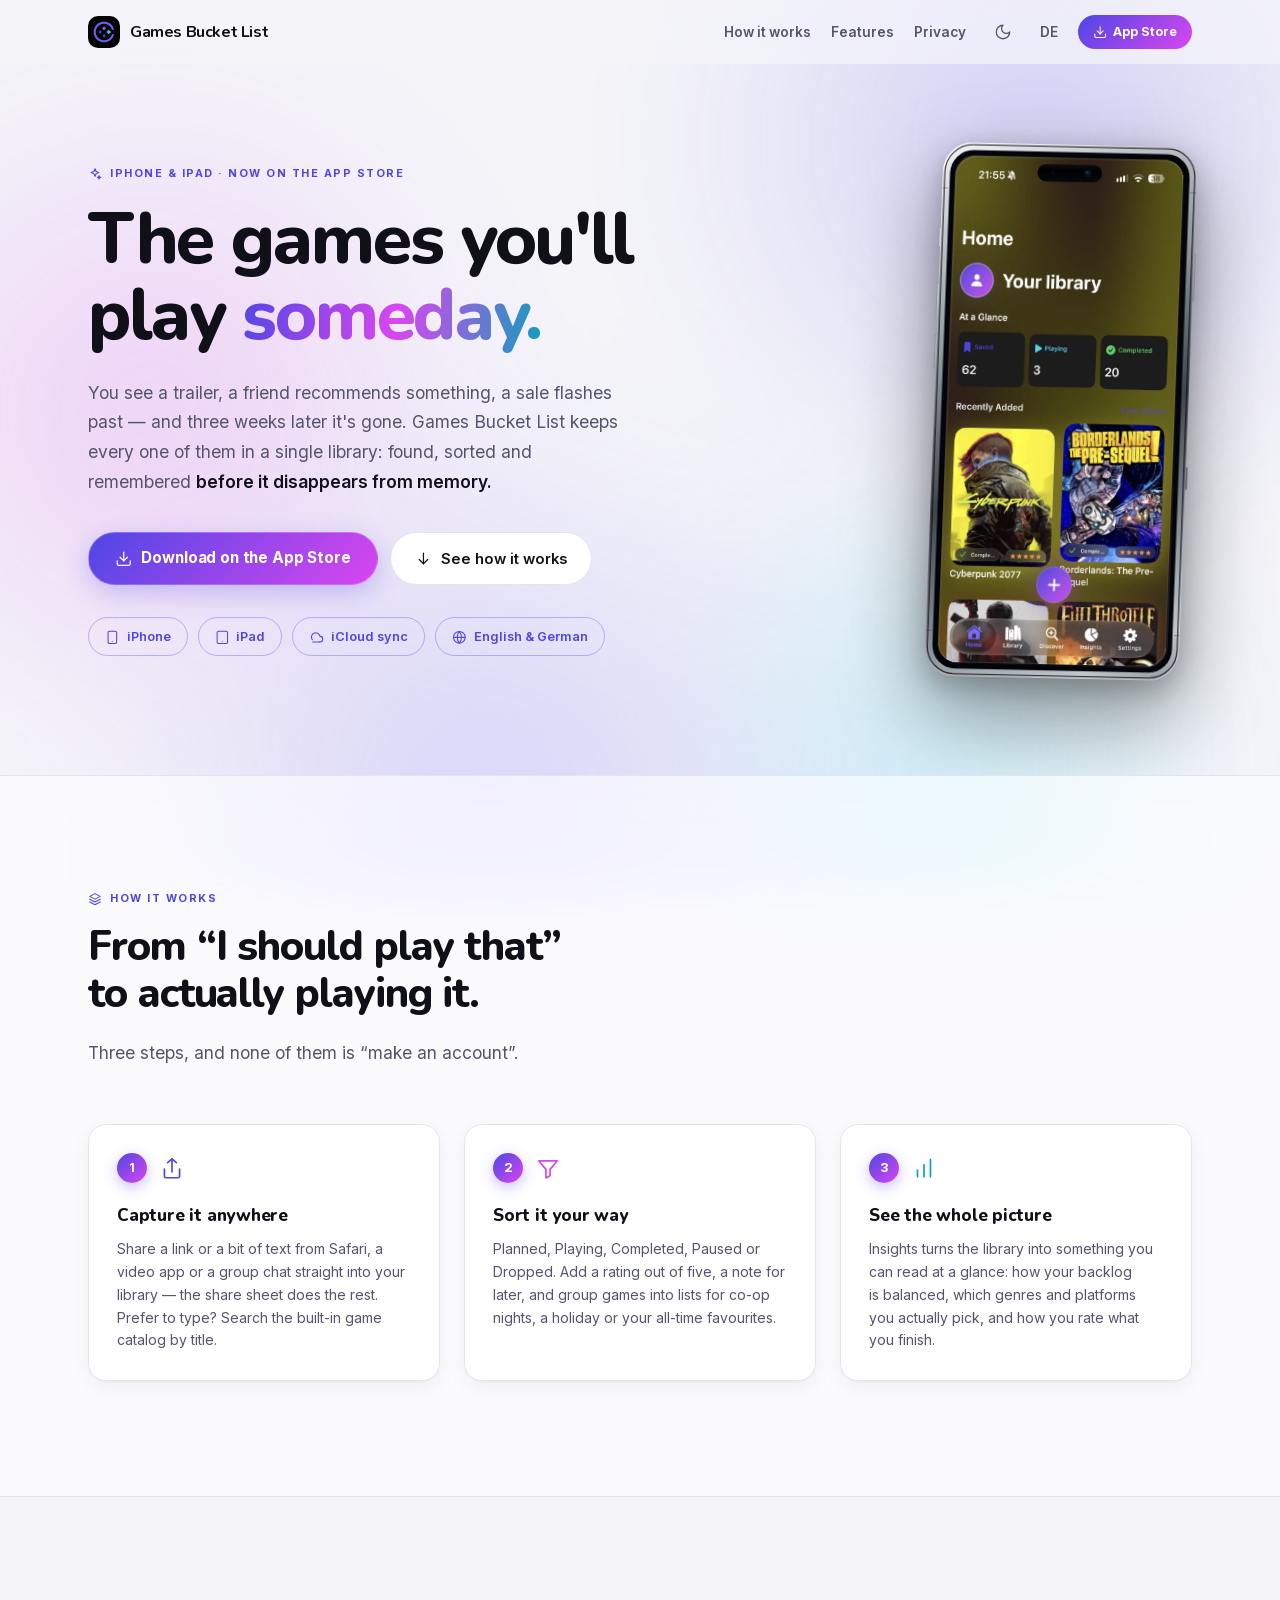
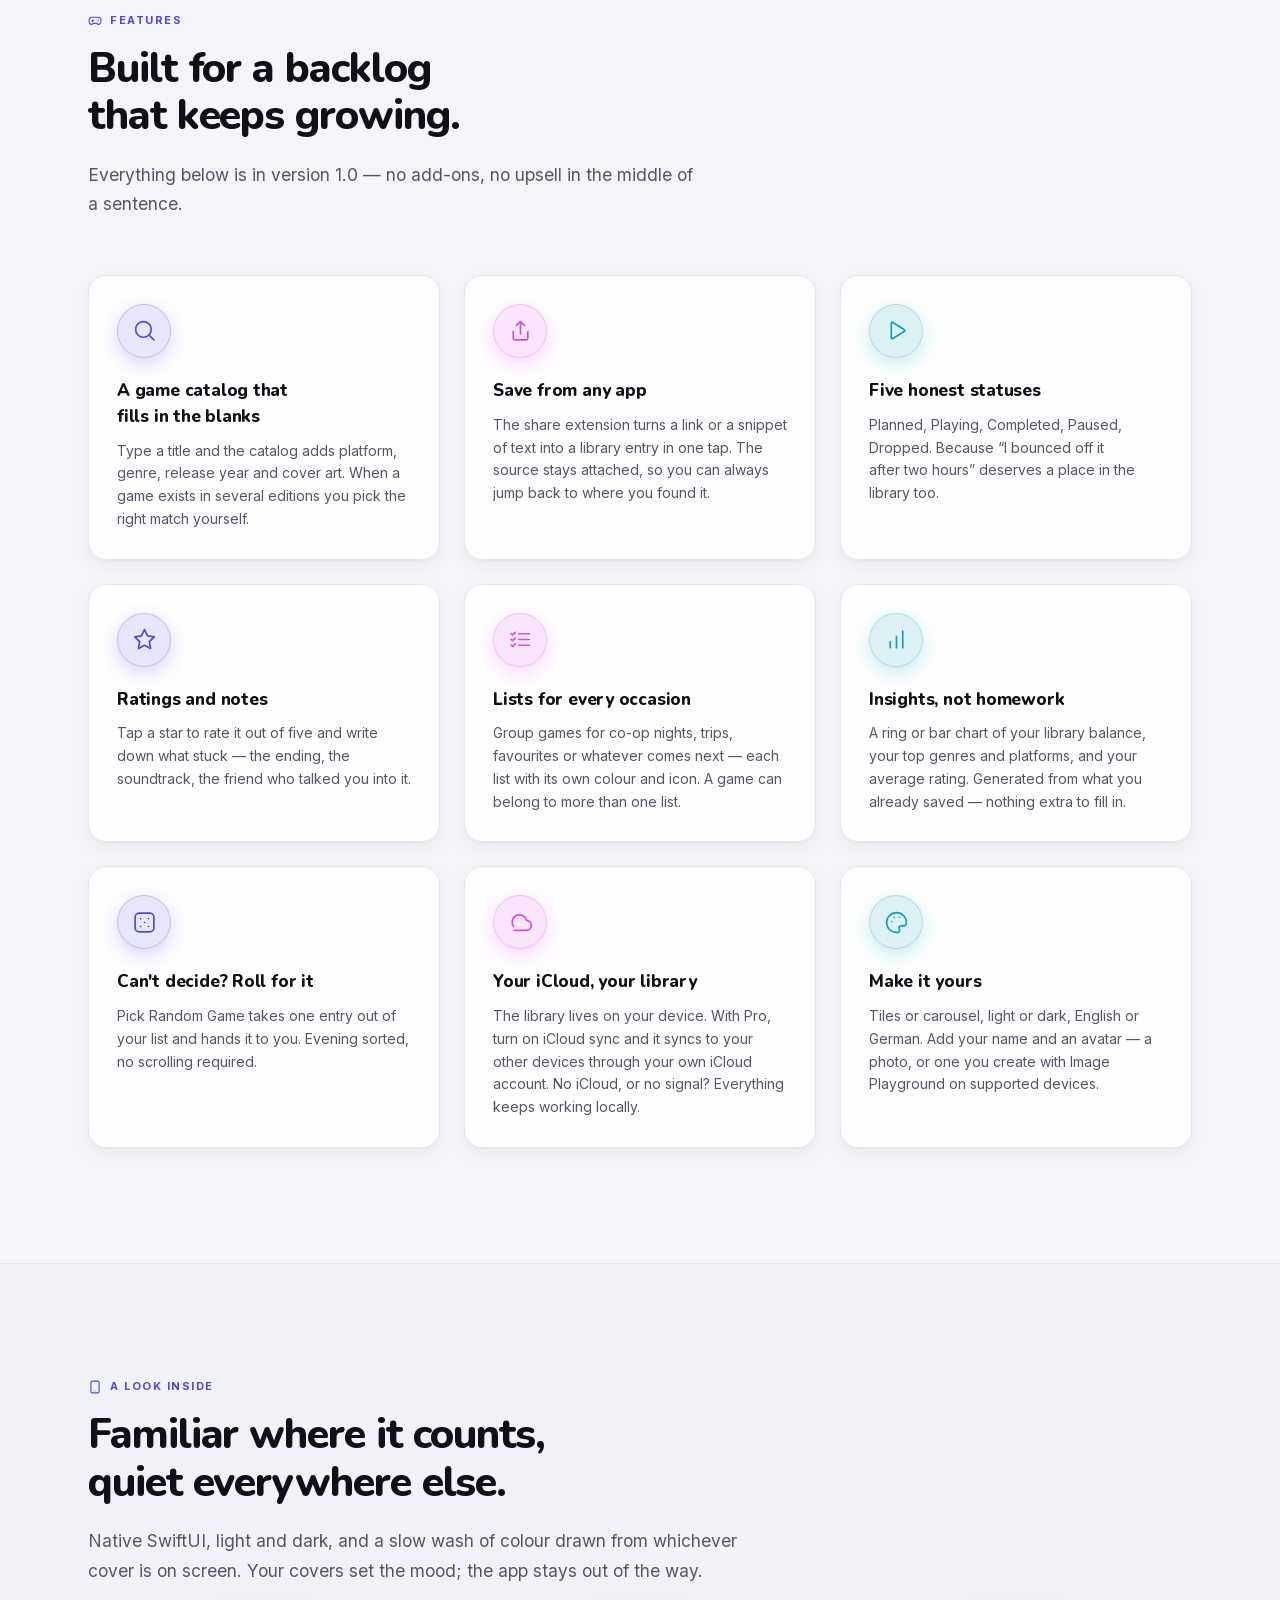
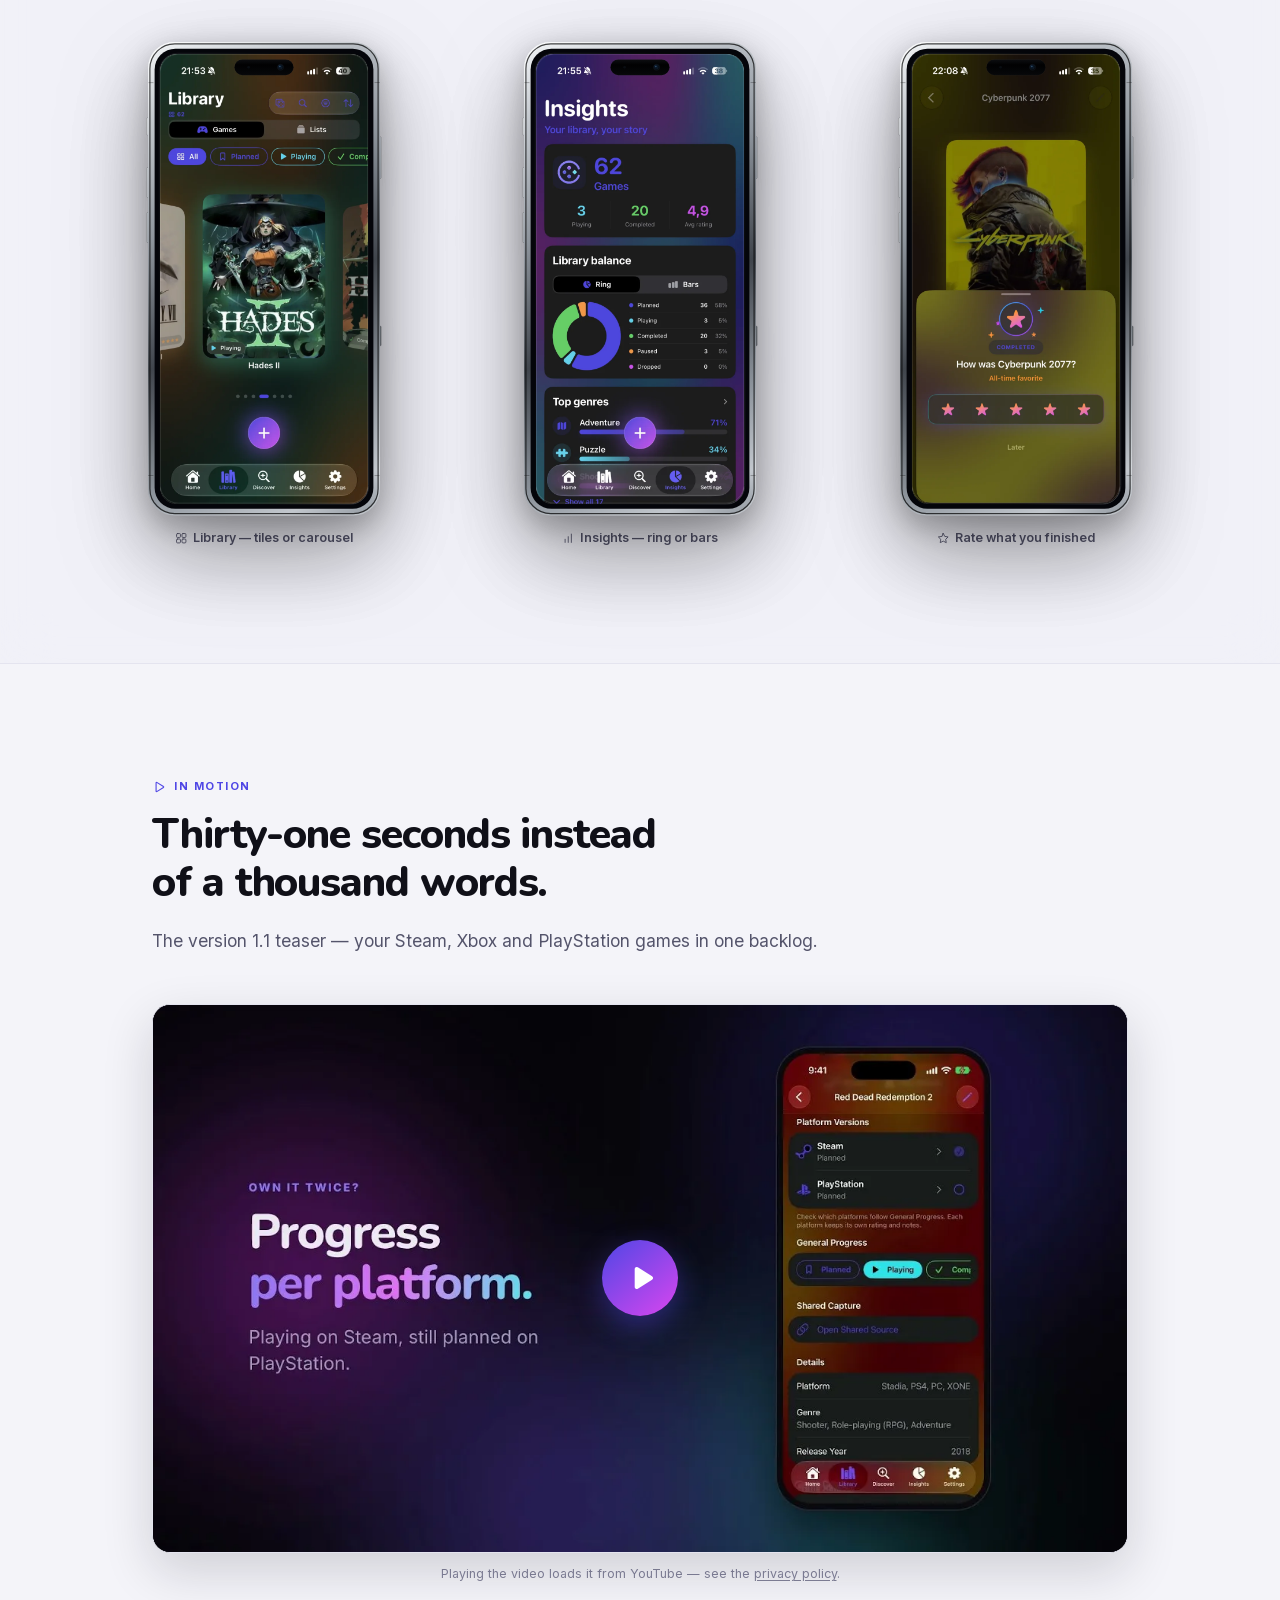
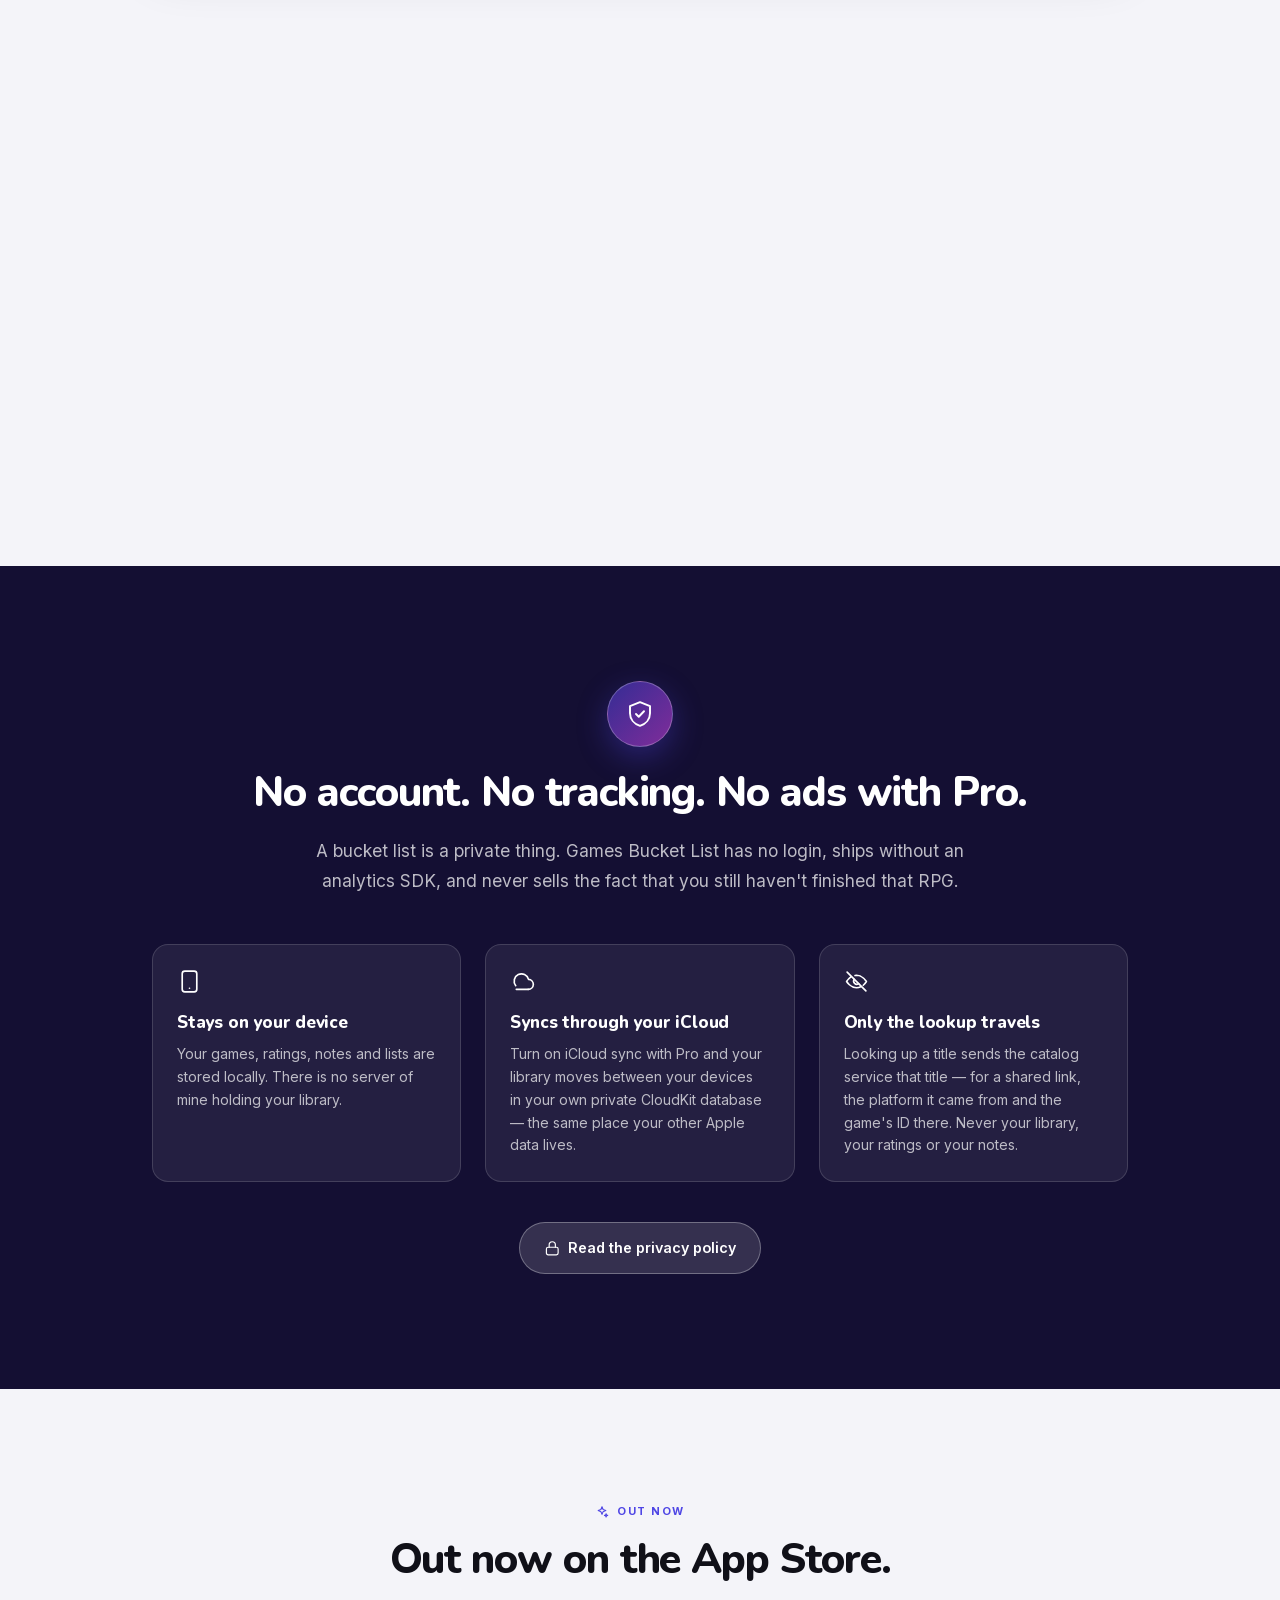
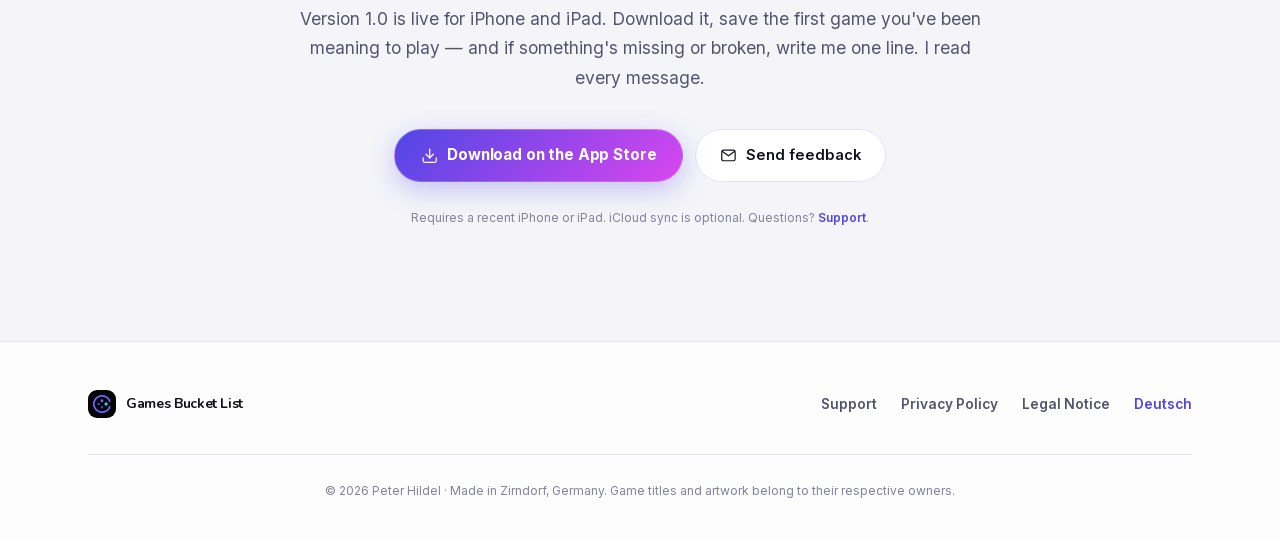
<file: index.html>
<!DOCTYPE html>
<html lang="en" class="no-js">
<head>
  <meta charset="UTF-8">
  <meta name="viewport" content="width=device-width, initial-scale=1.0">
  <title>Games Bucket List – Every game you'll play someday, in one place.</title>
  <meta name="apple-itunes-app" content="app-id=6799535208">
  <meta name="description" content="Games Bucket List is an iPhone and iPad app for the games you keep meaning to play. Save them from any app, track what you're playing, rate what you finished — private, offline-first, with optional iCloud sync through your own iCloud.">
  <meta name="theme-color" content="#4F46E5">
  <link rel="alternate" hreflang="en" href="index.html">
  <link rel="alternate" hreflang="de" href="index-de.html">
  <link rel="alternate" hreflang="x-default" href="index.html">
  <meta property="og:type" content="website">
  <meta property="og:locale" content="en">
  <meta property="og:title" content="Games Bucket List – Every game you'll play someday, in one place.">
  <meta property="og:description" content="Save the games you want to experience someday — before they disappear from memory. For iPhone and iPad.">
  <script>
    (function () {
      /* Sofort, noch vor dem ersten Paint: ohne das bleiben die .reveal-Blöcke
         unsichtbar, falls dieses Script nie läuft. */
      document.documentElement.classList.remove('no-js');
      const saved = localStorage.getItem('theme');
      if (saved === 'dark' || (!saved && window.matchMedia('(prefers-color-scheme: dark)').matches)) {
        document.documentElement.classList.add('dark');
      }
    })();
  </script>
  <link rel="icon" type="image/png" sizes="32x32" href="assets/icon/icon-32.png">
  <link rel="icon" type="image/png" sizes="192x192" href="assets/icon/icon-192.png">
  <link rel="apple-touch-icon" href="assets/icon/apple-touch-icon.png">
  <link rel="stylesheet" href="assets/fonts.css?v=1">
  <link rel="stylesheet" href="assets/landing.css?v=12">
  <link rel="stylesheet" href="assets/tailwind.css?v=1">
</head>
<body class="min-h-screen flex flex-col">
<!-- The app's ambient mesh: slow coloured light behind an opaque base. -->
<div class="ambient" aria-hidden="true"><i class="amb amb-1"></i><i class="amb amb-2"></i><i class="amb amb-3"></i><i class="amb amb-4"></i></div>


<svg class="gbl-icons" aria-hidden="true"><defs><symbol id="i-gamepad" viewBox="0 0 24 24"><path d="M6.5 11.5h3.5M8.25 9.75v3.5M15.5 12.2h.01M18 10.2h.01"/><path d="M17.3 5.5H6.7A4.7 4.7 0 0 0 2 10.2v3.6a3.9 3.9 0 0 0 6.5 2.9l.7-.6h5.6l.7.6a3.9 3.9 0 0 0 6.5-2.9v-3.6a4.7 4.7 0 0 0-4.7-4.7Z"/></symbol><symbol id="i-search" viewBox="0 0 24 24"><circle cx="11" cy="11" r="7.5"/><path d="m21 21-4.7-4.7"/></symbol><symbol id="i-share" viewBox="0 0 24 24"><path d="M12 15.5V3.5"/><path d="m8 7 4-3.5L16 7"/><path d="M5 13v6.5a1.5 1.5 0 0 0 1.5 1.5h11a1.5 1.5 0 0 0 1.5-1.5V13"/></symbol><symbol id="i-cloud" viewBox="0 0 24 24"><path d="M17.5 19.5a4.75 4.75 0 0 0 .3-9.5A7 7 0 1 0 5.5 16"/><path d="M6 19.5h11.5"/></symbol><symbol id="i-chart" viewBox="0 0 24 24"><path d="M12 20V9M18 20V4M6 20v-6"/></symbol><symbol id="i-star" viewBox="0 0 24 24"><path d="M12 2.6l2.9 5.9 6.5 1-4.7 4.6 1.1 6.5L12 17.5 6.2 20.6l1.1-6.5L2.6 9.5l6.5-1Z"/></symbol><symbol id="i-list" viewBox="0 0 24 24"><path d="M10.5 6.5h10M10.5 12h10M10.5 17.5h10"/><path d="m3 6.3 1.4 1.4L7 5.2M3 11.8l1.4 1.4L7 10.7M3 17.3l1.4 1.4L7 16.2"/></symbol><symbol id="i-sparkle" viewBox="0 0 24 24"><path d="M12 3l1.9 4.6L18.5 9.5l-4.6 1.9L12 16l-1.9-4.6L5.5 9.5l4.6-1.9Z"/><path d="M19 15l.8 2 2 .8-2 .8-.8 2-.8-2-2-.8 2-.8Z"/></symbol><symbol id="i-lock" viewBox="0 0 24 24"><rect x="3.5" y="10.5" width="17" height="11" rx="2.5"/><path d="M7.5 10.5V7a4.5 4.5 0 0 1 9 0v3.5"/></symbol><symbol id="i-shield" viewBox="0 0 24 24"><path d="M12 2.5 4 5.7v5.6c0 4.6 3.2 8.6 8 10.2 4.8-1.6 8-5.6 8-10.2V5.7Z"/><path d="m8.8 12 2.2 2.2 4.2-4.4"/></symbol><symbol id="i-moon" viewBox="0 0 24 24"><path d="M12 3a6 6 0 0 0 9 9 9 9 0 1 1-9-9Z"/></symbol><symbol id="i-sun" viewBox="0 0 24 24"><circle cx="12" cy="12" r="4"/><path d="M12 2v2M12 20v2M4.9 4.9l1.4 1.4M17.7 17.7l1.4 1.4M2 12h2M20 12h2M4.9 19.1l1.4-1.4M17.7 6.3l1.4-1.4"/></symbol><symbol id="i-plus" viewBox="0 0 24 24"><path d="M12 5.5v13M5.5 12h13"/></symbol><symbol id="i-check" viewBox="0 0 24 24"><path d="m4.5 12.5 5 5 10-11"/></symbol><symbol id="i-play" viewBox="0 0 24 24"><path d="M7 4.8v14.4a.8.8 0 0 0 1.2.7l11.4-7.2a.8.8 0 0 0 0-1.4L8.2 4.1A.8.8 0 0 0 7 4.8Z"/></symbol><symbol id="i-pause" viewBox="0 0 24 24"><rect x="6.5" y="4.5" width="4" height="15" rx="1.4"/><rect x="13.5" y="4.5" width="4" height="15" rx="1.4"/></symbol><symbol id="i-x" viewBox="0 0 24 24"><path d="M6 6l12 12M18 6 6 18"/></symbol><symbol id="i-bookmark" viewBox="0 0 24 24"><path d="M6 3.5h12a1 1 0 0 1 1 1v16l-7-4.6L5 20.5v-16a1 1 0 0 1 1-1Z"/></symbol><symbol id="i-smartphone" viewBox="0 0 24 24"><rect x="5" y="2" width="14" height="20" rx="2.5"/><path d="M12 18.5h.01"/></symbol><symbol id="i-tablet" viewBox="0 0 24 24"><rect x="3.5" y="2" width="17" height="20" rx="2.5"/><path d="M12 18.5h.01"/></symbol><symbol id="i-dice" viewBox="0 0 24 24"><rect x="3" y="3" width="18" height="18" rx="4"/><path d="M8.2 8.2h.01M15.8 8.2h.01M12 12h.01M8.2 15.8h.01M15.8 15.8h.01"/></symbol><symbol id="i-globe" viewBox="0 0 24 24"><circle cx="12" cy="12" r="9.5"/><path d="M2.6 12h18.8"/><path d="M12 2.5a14.5 14.5 0 0 1 0 19 14.5 14.5 0 0 1 0-19Z"/></symbol><symbol id="i-mail" viewBox="0 0 24 24"><rect x="2.5" y="4.5" width="19" height="15" rx="2.5"/><path d="m3.5 6.5 8.5 6 8.5-6"/></symbol><symbol id="i-arrow-right" viewBox="0 0 24 24"><path d="M4 12h15"/><path d="m13 6 6 6-6 6"/></symbol><symbol id="i-arrow-down" viewBox="0 0 24 24"><path d="M12 4.5v15"/><path d="m6 13.5 6 6 6-6"/></symbol><symbol id="i-palette" viewBox="0 0 24 24"><path d="M12 21.5a9.5 9.5 0 1 1 9.5-9.5c0 2-1.6 3.2-3.2 3.2h-1.9a2.1 2.1 0 0 0-1.5 3.6 1.9 1.9 0 0 1-1.4 2.7 9.7 9.7 0 0 1-1.5.1Z"/><path d="M7.5 11h.01M10 7.2h.01M14.5 7.2h.01"/></symbol><symbol id="i-grid" viewBox="0 0 24 24"><rect x="3" y="3" width="7.5" height="7.5" rx="1.8"/><rect x="13.5" y="3" width="7.5" height="7.5" rx="1.8"/><rect x="13.5" y="13.5" width="7.5" height="7.5" rx="1.8"/><rect x="3" y="13.5" width="7.5" height="7.5" rx="1.8"/></symbol><symbol id="i-layers" viewBox="0 0 24 24"><path d="m12 2.8 9 4.7-9 4.7-9-4.7Z"/><path d="m3 12.5 9 4.7 9-4.7"/><path d="m3 17.2 9 4.7 9-4.7"/></symbol><symbol id="i-home" viewBox="0 0 24 24"><path d="m3 10.2 9-7.2 9 7.2V20a2 2 0 0 1-2 2H5a2 2 0 0 1-2-2Z"/><path d="M9.2 22v-8h5.6v8"/></symbol><symbol id="i-settings" viewBox="0 0 24 24"><circle cx="12" cy="12" r="3.2"/><path d="M19.4 14.6a1.6 1.6 0 0 0 .3 1.8l.1.1a2 2 0 1 1-2.8 2.8l-.1-.1a1.6 1.6 0 0 0-2.7 1.1v.3a2 2 0 1 1-4 0v-.2a1.6 1.6 0 0 0-2.8-1.1l-.1.1a2 2 0 1 1-2.8-2.8l.1-.1a1.6 1.6 0 0 0-1.1-2.7h-.3a2 2 0 1 1 0-4h.2a1.6 1.6 0 0 0 1.1-2.8l-.1-.1a2 2 0 1 1 2.8-2.8l.1.1a1.6 1.6 0 0 0 1.8.3h.1a1.6 1.6 0 0 0 1-1.5v-.3a2 2 0 1 1 4 0v.2a1.6 1.6 0 0 0 2.7 1.1l.1-.1a2 2 0 1 1 2.8 2.8l-.1.1a1.6 1.6 0 0 0 1.1 2.7h.3a2 2 0 1 1 0 4h-.2a1.6 1.6 0 0 0-1.5 1Z"/></symbol><symbol id="i-filter" viewBox="0 0 24 24"><path d="M3.5 5.5h17l-6.6 7.8v5.9l-3.8 2v-7.9Z"/></symbol><symbol id="i-eye-off" viewBox="0 0 24 24"><path d="M10.6 6.2A9.7 9.7 0 0 1 12 6c5.5 0 9.5 6 9.5 6a17 17 0 0 1-3 3.6"/><path d="M6.6 7.6A17 17 0 0 0 2.5 12S6.5 18 12 18a9.6 9.6 0 0 0 4.1-.9"/><path d="M9.9 9.9a3 3 0 0 0 4.2 4.2"/><path d="m3 3 18 18"/></symbol><symbol id="i-download" viewBox="0 0 24 24"><path d="M21 15v4a2 2 0 0 1-2 2H5a2 2 0 0 1-2-2v-4"/><path d="m7 10 5 5 5-5"/><path d="M12 15V3"/></symbol><symbol id="i-clock" viewBox="0 0 24 24"><circle cx="12" cy="12" r="9.5"/><path d="M12 6.8V12l3.4 2"/></symbol><symbol id="i-wifi" viewBox="0 0 24 24"><path d="M2.5 8.5a14 14 0 0 1 19 0"/><path d="M6 12.2a9 9 0 0 1 12 0"/><path d="M9.4 15.8a4.2 4.2 0 0 1 5.2 0"/><path d="M12 19.2h.01"/></symbol><symbol id="i-battery" viewBox="0 0 24 24"><rect x="2" y="7.5" width="17" height="9" rx="2.6"/><path d="M21.5 11v2"/><rect x="4" y="9.5" width="12" height="5" rx="1.2" fill="currentColor" stroke="none"/></symbol><symbol id="i-heart" viewBox="0 0 24 24"><path d="M20.8 5.1a5.4 5.4 0 0 0-7.7 0L12 6.2l-1.1-1.1a5.4 5.4 0 1 0-7.7 7.7l8.8 8.7 8.8-8.7a5.4 5.4 0 0 0 0-7.7Z"/></symbol><symbol id="i-note" viewBox="0 0 24 24"><path d="M5 3.5h9.5L19 8v12.5a1 1 0 0 1-1 1H5a1 1 0 0 1-1-1v-16a1 1 0 0 1 1-1Z"/><path d="M14 3.6V8h4.6"/><path d="M8 13h8M8 17h5"/></symbol><symbol id="i-offline" viewBox="0 0 24 24"><path d="M17.5 19.5a4.75 4.75 0 0 0 .3-9.5 7 7 0 0 0-9.6-5"/><path d="M5.4 7.6A7 7 0 0 0 5.5 16"/><path d="M6 19.5h11.5"/><path d="m3 3 18 18"/></symbol><symbol id="i-trophy" viewBox="0 0 24 24"><path d="M7 4.5h10v5a5 5 0 0 1-10 0Z"/><path d="M7 6H4.5v1.5A3.5 3.5 0 0 0 8 11M17 6h2.5v1.5A3.5 3.5 0 0 1 16 11"/><path d="M12 14.5v3M8.5 20.5h7l-.6-3h-5.8Z"/></symbol><symbol id="i-archive" viewBox="0 0 24 24"><rect x="3" y="4" width="18" height="4.5" rx="1.6"/><path d="M4.8 8.5h14.4v10a2 2 0 0 1-2 2H6.8a2 2 0 0 1-2-2Z"/><path d="M10 13h4"/></symbol><symbol id="i-chevron-right" viewBox="0 0 24 24"><path d="m9.5 5.5 7 6.5-7 6.5"/></symbol><symbol id="i-check-circle" viewBox="0 0 24 24"><circle cx="12" cy="12" r="9.5"/><path d="m7.8 12.3 2.9 2.9 5.5-6"/></symbol><symbol id="i-pie" viewBox="0 0 24 24"><path d="M12 3a9 9 0 1 0 9 9h-9Z"/><path d="M14.5 2.6A9 9 0 0 1 21.4 9.5h-6.9Z"/></symbol><symbol id="i-books" viewBox="0 0 24 24"><rect x="3.5" y="4" width="4" height="16" rx="1.2"/><rect x="9.5" y="4" width="4" height="16" rx="1.2"/><path d="m16.2 5.4 3.2-.8 2.1 14.4-3.4.9Z"/></symbol><symbol id="i-puzzle" viewBox="0 0 24 24"><path d="M9.5 3.5a2 2 0 0 1 4 0c0 .7-.4 1.1-.4 1.6 0 .5.4.9.9.9h2.7a1 1 0 0 1 1 1v2.7c0 .5.4.9.9.9.5 0 .9-.4 1.6-.4a2 2 0 0 1 0 4c-.7 0-1.1-.4-1.6-.4-.5 0-.9.4-.9.9v3.7a1 1 0 0 1-1 1h-3.7c-.5 0-.9-.4-.9-.9 0-.5.4-.9.4-1.6a2 2 0 0 0-4 0c0 .7.4 1.1.4 1.6 0 .5-.4.9-.9.9H4.5a1 1 0 0 1-1-1V7a1 1 0 0 1 1-1h4.1c.5 0 .9-.4.9-.9 0-.5-.4-.9-.4-1.6Z"/></symbol><symbol id="i-mountain" viewBox="0 0 24 24"><path d="m2.5 19.5 6-9.5 4.2 6.6"/><path d="m9.8 19.5 5.4-8.5 6.3 8.5Z"/></symbol><symbol id="i-sort" viewBox="0 0 24 24"><path d="M7.5 4.5v15M7.5 4.5 4 8M7.5 4.5 11 8"/><path d="M16.5 19.5v-15M16.5 19.5 13 16M16.5 19.5 20 16"/></symbol><symbol id="i-signal" viewBox="0 0 24 24"><path d="M3 18v-3M9 18v-7M15 18v-11M21 18V4" stroke-width="2.6"/></symbol><symbol id="i-user" viewBox="0 0 24 24"><circle cx="12" cy="8" r="4"/><path d="M4.5 20.5a7.5 7.5 0 0 1 15 0"/></symbol><symbol id="i-sparkle-search" viewBox="0 0 24 24"><circle cx="10.5" cy="10.5" r="6.5"/><path d="m20 20-4.2-4.2"/><path d="M10.5 7.3l.9 2.3 2.3.9-2.3.9-.9 2.3-.9-2.3-2.3-.9 2.3-.9Z"/></symbol></defs></svg>
<svg class="gbl-defs" aria-hidden="true"><defs><linearGradient id="kblBand" x1="0" y1="0" x2="258" y2="526.53" gradientUnits="userSpaceOnUse"><stop offset="0" stop-color="#f4f6f8"/><stop offset=".14" stop-color="#c2c7cd"/><stop offset=".34" stop-color="#8e959d"/><stop offset=".56" stop-color="#40454c"/><stop offset=".78" stop-color="#8e959d"/><stop offset=".92" stop-color="#c2c7cd"/><stop offset="1" stop-color="#8e959d"/></linearGradient><linearGradient id="kblBtn" x1="0" y1="0" x2="258" y2="526.53" gradientUnits="userSpaceOnUse"><stop offset="0" stop-color="#f4f6f8"/><stop offset=".4" stop-color="#8e959d"/><stop offset=".75" stop-color="#40454c"/><stop offset="1" stop-color="#8e959d"/></linearGradient><linearGradient id="kblEdge" x1="0" y1="0" x2="258" y2="526.53" gradientUnits="userSpaceOnUse"><stop offset="0" stop-color="rgba(255,255,255,.65)"/><stop offset=".18" stop-color="rgba(255,255,255,.16)"/><stop offset=".55" stop-color="rgba(255,255,255,.04)"/><stop offset=".86" stop-color="rgba(255,255,255,.22)"/><stop offset="1" stop-color="rgba(255,255,255,.36)"/></linearGradient><linearGradient id="kblBezel" x1="0" y1="0" x2="1" y2="1"><stop offset="0" stop-color="#1b1d22"/><stop offset=".32" stop-color="#020305"/><stop offset=".76" stop-color="#090a0d"/><stop offset="1" stop-color="#2b2d32"/></linearGradient><linearGradient id="kblIsland" x1="0" y1="0" x2="0" y2="1"><stop offset="0" stop-color="#0d0e11"/><stop offset=".35" stop-color="#010102"/><stop offset="1" stop-color="#07080a"/></linearGradient><radialGradient id="kblLens" cx=".38" cy=".34" r=".85"><stop offset="0" stop-color="#12233a"/><stop offset=".45" stop-color="#081019"/><stop offset="1" stop-color="#03060a"/></radialGradient></defs></svg>

<!-- ══ NAV ══ -->
<!-- Sentinel: solange er sichtbar ist, liegt kein Inhalt unter der Leiste. -->
<div id="nav-top" aria-hidden="true"></div>
<nav class="nav-blur sticky top-0 z-50">
  <div class="max-w-6xl mx-auto px-6 h-16 flex items-center justify-between">
    <a href="index.html" class="nav-brand flex items-center gap-2.5">
      <img class="w-8 h-8 rounded-[10px]" src="assets/icon/icon-96.png" width="32" height="32" alt="">
      <span class="font-bold tracking-tight whitespace-nowrap text-[15px] sm:text-base" style="font-family:Nunito,sans-serif">Games Bucket List</span>
    </a>
    <div class="flex items-center gap-2 sm:gap-5">
      <a href="#how" class="nav-link hidden md:inline">How it works</a>
      <a href="#features" class="nav-link hidden md:inline">Features</a>
      <a href="#privacy" class="nav-link hidden md:inline">Privacy</a>
      <button id="theme-toggle" class="icon-btn" aria-label="Toggle dark mode">
        <svg class="ico" id="theme-icon" aria-hidden="true"><use href="#i-moon"/></svg>
      </button>
      <a href="index-de.html" class="nav-link" hreflang="de">DE</a>
      <a href="https://apps.apple.com/app/games-bucket-list/id6799535208" target="_blank" rel="noopener" class="btn-nav">
        <svg class="ico" aria-hidden="true"><use href="#i-download"/></svg><span class="hidden sm:inline">App Store</span><span class="sm:hidden">Get it</span>
      </a>
    </div>
  </div>
</nav>

<main class="flex-1">

  <!-- ══ HERO ══ -->
  <header class="relative overflow-hidden">

    <div class="max-w-6xl mx-auto px-6 pt-14 pb-16 sm:pt-20 sm:pb-24 grid lg:grid-cols-[1.05fr_.95fr] gap-14 items-center relative">
      <div>
        <p class="eyebrow flex items-center gap-2 mb-5">
          <svg class="ico ico-eyebrow" aria-hidden="true"><use href="#i-sparkle"/></svg>
          iPhone &amp; iPad · Now on the App Store
        </p>
        <h1 class="display mb-6">
          The games you'll<br>play <span class="grad-text">someday.</span>
        </h1>
        <p class="body-lg max-w-xl mb-9">
          You see a trailer, a friend recommends something, a sale flashes past — and three weeks later it's gone.
          Games Bucket List keeps every one of them in a single library: found, sorted and remembered
          <em class="not-italic font-semibold" style="color:var(--text-pri)">before it disappears from memory.</em>
        </p>
        <div class="flex flex-wrap gap-3 mb-8">
          <a href="https://apps.apple.com/app/games-bucket-list/id6799535208" target="_blank" rel="noopener" class="btn-primary">
            <svg class="ico" aria-hidden="true"><use href="#i-download"/></svg> Download on the App Store
          </a>
          <a href="#how" class="btn-outline">
            <svg class="ico" aria-hidden="true"><use href="#i-arrow-down"/></svg> See how it works
          </a>
        </div>
        <div class="flex flex-wrap gap-2.5">
          <span class="pbadge"><svg class="ico" aria-hidden="true"><use href="#i-smartphone"/></svg> iPhone</span>
          <span class="pbadge"><svg class="ico" aria-hidden="true"><use href="#i-tablet"/></svg> iPad</span>
          <span class="pbadge"><svg class="ico" aria-hidden="true"><use href="#i-cloud"/></svg> iCloud sync</span>
          <span class="pbadge"><svg class="ico" aria-hidden="true"><use href="#i-globe"/></svg> English &amp; German</span>
        </div>
      </div>

      <!-- Hero phone -->
      <div class="hero-stage flex justify-center lg:justify-end">
        <div class="hero-float">
          <div class="hero-phone-3d">
            <div class="device-phone" style="width:min(262px,66vw);--screen-r:20px">
              <svg class="dev-back" viewBox="0 0 258 526.53" preserveAspectRatio="none" aria-hidden="true"><rect x="257.32" y="105.31" width="2" height="46.44" rx="1" fill="url(#kblBtn)" stroke="rgba(0,0,0,.45)" stroke-width="0.46"/><rect x="257.71" y="105.69" width="1.23" height="45.67" rx="1" fill="none" stroke="#f4f6f8" stroke-opacity=".4" stroke-width="0.43"/><rect x="-1.32" y="84.24" width="2" height="19.35" rx="1" fill="url(#kblBtn)" stroke="rgba(0,0,0,.45)" stroke-width="0.46"/><rect x="-0.93" y="84.63" width="1.23" height="18.58" rx="1" fill="none" stroke="#f4f6f8" stroke-opacity=".4" stroke-width="0.43"/><rect x="-1.32" y="139.53" width="2" height="33.54" rx="1" fill="url(#kblBtn)" stroke="rgba(0,0,0,.45)" stroke-width="0.46"/><rect x="-0.93" y="139.92" width="1.23" height="32.77" rx="1" fill="none" stroke="#f4f6f8" stroke-opacity=".4" stroke-width="0.43"/><rect x="-1.32" y="189.55" width="2" height="33.54" rx="1" fill="url(#kblBtn)" stroke="rgba(0,0,0,.45)" stroke-width="0.46"/><rect x="-0.93" y="189.94" width="1.23" height="32.77" rx="1" fill="none" stroke="#f4f6f8" stroke-opacity=".4" stroke-width="0.43"/><rect x="257.32" y="315.92" width="2" height="21.93" rx="1" fill="url(#kblBtn)" stroke="rgba(0,0,0,.45)" stroke-width="0.46"/><rect x="257.71" y="316.31" width="1.23" height="21.16" rx="1" fill="none" stroke="#f4f6f8" stroke-opacity=".4" stroke-width="0.43"/><rect x="0" y="0" width="258" height="526.53" rx="29.22" fill="url(#kblBand)"/><rect x="0" y="44.76" width="6.06" height="1" fill="rgba(0,0,0,.34)"/><rect x="0" y="45.76" width="6.06" height="0.7" fill="rgba(255,255,255,.14)"/><rect x="251.94" y="44.76" width="6.06" height="1" fill="rgba(0,0,0,.34)"/><rect x="251.94" y="45.76" width="6.06" height="0.7" fill="rgba(255,255,255,.14)"/><rect x="0" y="481.78" width="6.06" height="1" fill="rgba(0,0,0,.34)"/><rect x="0" y="482.78" width="6.06" height="0.7" fill="rgba(255,255,255,.14)"/><rect x="251.94" y="481.78" width="6.06" height="1" fill="rgba(0,0,0,.34)"/><rect x="251.94" y="482.78" width="6.06" height="0.7" fill="rgba(255,255,255,.14)"/><rect x="0.72" y="0.72" width="256.56" height="525.09" rx="28.76" fill="none" stroke="url(#kblEdge)" stroke-width="1.44"/><rect x="2.12" y="2.12" width="253.77" height="522.3" rx="27.73" fill="none" stroke="rgba(0,0,0,.72)" stroke-width="1.29"/><rect x="7.37" y="7.37" width="243.26" height="511.79" rx="23.17" fill="#04050a"/></svg>
              <div class="dev-screen">
                <img class="dev-shot" src="assets/screens/home.webp" width="720" height="1566" alt="Games Bucket List home screen: library counts and recently added games" decoding="async">
              </div>
              <svg class="dev-front" viewBox="0 0 258 526.53" preserveAspectRatio="none" aria-hidden="true"><rect x="12.52" y="12.52" width="232.96" height="501.49" rx="20.55" fill="none" stroke="url(#kblBezel)" stroke-width="0.93"/><rect x="13.71" y="13.71" width="230.59" height="499.12" rx="19.82" fill="none" stroke="rgba(255,255,255,.16)" stroke-width="0.77"/><rect x="96.1" y="19.36" width="65.79" height="17.54" rx="8.77" fill="url(#kblIsland)" stroke="rgba(255,255,255,.055)" stroke-width="0.5"/><circle cx="147.42" cy="28.13" r="3.51" fill="url(#kblLens)" stroke="rgba(255,255,255,.09)" stroke-width="0.35"/><circle cx="147.42" cy="28.13" r="1.96" fill="#0a1624"/><circle cx="146.65" cy="27.21" r="0.77" fill="rgba(103,166,214,.5)"/><circle cx="148.4" cy="28.97" r="0.35" fill="rgba(255,255,255,.2)"/><circle cx="111.89" cy="28.13" r="1.4" fill="rgba(10,14,20,.9)" stroke="rgba(255,255,255,.03)" stroke-width="0.28"/></svg>
            </div>
          </div>
        </div>
      </div>
    </div>
  </header>

  <!-- ══ HOW IT WORKS ══ -->
  <section id="how" class="section band-soft">
    <div class="max-w-6xl mx-auto px-6">
      <div class="max-w-2xl mb-14">
        <p class="eyebrow flex items-center gap-2 mb-4 reveal">
          <svg class="ico ico-eyebrow" aria-hidden="true"><use href="#i-layers"/></svg> How it works
        </p>
        <h2 class="headline mb-5 reveal d1">From “I should play that” to actually playing it.</h2>
        <p class="body-lg reveal d2">Three steps, and none of them is “make an account”.</p>
      </div>

      <div class="grid md:grid-cols-3 gap-6">
        <div class="card p-7 reveal d1">
          <div class="flex items-center gap-3 mb-5">
            <span class="step-num">1</span>
            <svg class="ico ico-step" style="color:var(--accent)" aria-hidden="true"><use href="#i-share"/></svg>
          </div>
          <h3 class="title3 mb-2.5">Capture it anywhere</h3>
          <p class="text-sm leading-relaxed" style="color:var(--text-sec)">
            Share a link or a bit of text from Safari, a video app or a group chat straight into your library —
            the share sheet does the rest. Prefer to type? Search the built-in game catalog by title.
          </p>
        </div>
        <div class="card p-7 reveal d2">
          <div class="flex items-center gap-3 mb-5">
            <span class="step-num">2</span>
            <svg class="ico ico-step" style="color:var(--spark)" aria-hidden="true"><use href="#i-filter"/></svg>
          </div>
          <h3 class="title3 mb-2.5">Sort it your way</h3>
          <p class="text-sm leading-relaxed" style="color:var(--text-sec)">
            Planned, Playing, Completed, Paused or Dropped. Add a rating out of five, a note for later,
            and group games into lists for co-op nights, a holiday or your all-time favourites.
          </p>
        </div>
        <div class="card p-7 reveal d3">
          <div class="flex items-center gap-3 mb-5">
            <span class="step-num">3</span>
            <svg class="ico ico-step" style="color:var(--disco)" aria-hidden="true"><use href="#i-chart"/></svg>
          </div>
          <h3 class="title3 mb-2.5">See the whole picture</h3>
          <p class="text-sm leading-relaxed" style="color:var(--text-sec)">
            Insights turns the library into something you can read at a glance: how your backlog is balanced,
            which genres and platforms you actually pick, and how you rate what you finish.
          </p>
        </div>
      </div>
    </div>
  </section>

  <!-- ══ FEATURES ══ -->
  <section id="features" class="section">
    <div class="max-w-6xl mx-auto px-6">
      <div class="max-w-2xl mb-14">
        <p class="eyebrow flex items-center gap-2 mb-4 reveal">
          <svg class="ico ico-eyebrow" aria-hidden="true"><use href="#i-gamepad"/></svg> Features
        </p>
        <h2 class="headline mb-5 reveal d1">Built for a backlog that keeps growing.</h2>
        <p class="body-lg reveal d2">Everything below is in version 1.0 — no add-ons, no upsell in the middle of a sentence.</p>
      </div>

      <div class="grid sm:grid-cols-2 lg:grid-cols-3 gap-6">
        <div class="card p-7 reveal d1">
          <div class="feat-icon mb-5"><svg class="ico ico-feat" aria-hidden="true"><use href="#i-search"/></svg></div>
          <h3 class="title3 mb-2.5">A game catalog that fills in the blanks</h3>
          <p class="text-sm leading-relaxed" style="color:var(--text-sec)">
            Type a title and the catalog adds platform, genre, release year and cover art.
            When a game exists in several editions you pick the right match yourself.
          </p>
        </div>
        <div class="card p-7 reveal d2">
          <div class="feat-icon spark mb-5"><svg class="ico ico-feat" aria-hidden="true"><use href="#i-share"/></svg></div>
          <h3 class="title3 mb-2.5">Save from any app</h3>
          <p class="text-sm leading-relaxed" style="color:var(--text-sec)">
            The share extension turns a link or a snippet of text into a library entry in one tap.
            The source stays attached, so you can always jump back to where you found it.
          </p>
        </div>
        <div class="card p-7 reveal d3">
          <div class="feat-icon disco mb-5"><svg class="ico ico-feat" aria-hidden="true"><use href="#i-play"/></svg></div>
          <h3 class="title3 mb-2.5">Five honest statuses</h3>
          <p class="text-sm leading-relaxed" style="color:var(--text-sec)">
            Planned, Playing, Completed, Paused, Dropped. Because “I bounced off it after two hours”
            deserves a place in the library too.
          </p>
        </div>
        <div class="card p-7 reveal d1">
          <div class="feat-icon mb-5"><svg class="ico ico-feat" aria-hidden="true"><use href="#i-star"/></svg></div>
          <h3 class="title3 mb-2.5">Ratings and notes</h3>
          <p class="text-sm leading-relaxed" style="color:var(--text-sec)">
            Tap a star to rate it out of five and write down what stuck — the ending, the soundtrack,
            the friend who talked you into it.
          </p>
        </div>
        <div class="card p-7 reveal d2">
          <div class="feat-icon spark mb-5"><svg class="ico ico-feat" aria-hidden="true"><use href="#i-list"/></svg></div>
          <h3 class="title3 mb-2.5">Lists for every occasion</h3>
          <p class="text-sm leading-relaxed" style="color:var(--text-sec)">
            Group games for co-op nights, trips, favourites or whatever comes next — each list with its own
            colour and icon. A game can belong to more than one list.
          </p>
        </div>
        <div class="card p-7 reveal d3">
          <div class="feat-icon disco mb-5"><svg class="ico ico-feat" aria-hidden="true"><use href="#i-chart"/></svg></div>
          <h3 class="title3 mb-2.5">Insights, not homework</h3>
          <p class="text-sm leading-relaxed" style="color:var(--text-sec)">
            A ring or bar chart of your library balance, your top genres and platforms, and your average
            rating. Generated from what you already saved — nothing extra to fill in.
          </p>
        </div>
        <div class="card p-7 reveal d1">
          <div class="feat-icon mb-5"><svg class="ico ico-feat" aria-hidden="true"><use href="#i-dice"/></svg></div>
          <h3 class="title3 mb-2.5">Can't decide? Roll for it</h3>
          <p class="text-sm leading-relaxed" style="color:var(--text-sec)">
            Pick Random Game takes one entry out of your list and hands it to you. Evening sorted,
            no scrolling required.
          </p>
        </div>
        <div class="card p-7 reveal d2">
          <div class="feat-icon spark mb-5"><svg class="ico ico-feat" aria-hidden="true"><use href="#i-cloud"/></svg></div>
          <h3 class="title3 mb-2.5">Your iCloud, your library</h3>
          <p class="text-sm leading-relaxed" style="color:var(--text-sec)">
            The library lives on your device. With Pro, turn on iCloud sync and it syncs to your other devices
            through your own iCloud account. No iCloud, or no signal? Everything keeps working locally.
          </p>
        </div>
        <div class="card p-7 reveal d3">
          <div class="feat-icon disco mb-5"><svg class="ico ico-feat" aria-hidden="true"><use href="#i-palette"/></svg></div>
          <h3 class="title3 mb-2.5">Make it yours</h3>
          <p class="text-sm leading-relaxed" style="color:var(--text-sec)">
            Tiles or carousel, light or dark, English or German. Add your name and an avatar —
            a photo, or one you create with Image Playground on supported devices.
          </p>
        </div>
      </div>
    </div>
  </section>

  <!-- ══ SCREENS ══ -->
  <section id="screens" class="section band-soft alt">
    <div class="max-w-6xl mx-auto px-6">
      <div class="max-w-2xl mb-14">
        <p class="eyebrow flex items-center gap-2 mb-4 reveal">
          <svg class="ico ico-eyebrow" aria-hidden="true"><use href="#i-smartphone"/></svg> A look inside
        </p>
        <h2 class="headline mb-5 reveal d1">Familiar where it counts, quiet everywhere else.</h2>
        <p class="body-lg reveal d2">Native SwiftUI, light and dark, and a slow wash of colour drawn from whichever cover is on screen. Your covers set the mood; the app stays out of the way.</p>
      </div>

      <div class="grid sm:grid-cols-3 gap-10 sm:gap-6 justify-items-center">

        <!-- Library -->
        <div class="reveal d1 w-full flex flex-col items-center">
          <div class="device-phone" style="width:min(232px,74vw);--screen-r:17px">
            <svg class="dev-back" viewBox="0 0 258 526.53" preserveAspectRatio="none" aria-hidden="true"><rect x="257.32" y="105.31" width="2" height="46.44" rx="1" fill="url(#kblBtn)" stroke="rgba(0,0,0,.45)" stroke-width="0.46"/><rect x="257.71" y="105.69" width="1.23" height="45.67" rx="1" fill="none" stroke="#f4f6f8" stroke-opacity=".4" stroke-width="0.43"/><rect x="-1.32" y="84.24" width="2" height="19.35" rx="1" fill="url(#kblBtn)" stroke="rgba(0,0,0,.45)" stroke-width="0.46"/><rect x="-0.93" y="84.63" width="1.23" height="18.58" rx="1" fill="none" stroke="#f4f6f8" stroke-opacity=".4" stroke-width="0.43"/><rect x="-1.32" y="139.53" width="2" height="33.54" rx="1" fill="url(#kblBtn)" stroke="rgba(0,0,0,.45)" stroke-width="0.46"/><rect x="-0.93" y="139.92" width="1.23" height="32.77" rx="1" fill="none" stroke="#f4f6f8" stroke-opacity=".4" stroke-width="0.43"/><rect x="-1.32" y="189.55" width="2" height="33.54" rx="1" fill="url(#kblBtn)" stroke="rgba(0,0,0,.45)" stroke-width="0.46"/><rect x="-0.93" y="189.94" width="1.23" height="32.77" rx="1" fill="none" stroke="#f4f6f8" stroke-opacity=".4" stroke-width="0.43"/><rect x="257.32" y="315.92" width="2" height="21.93" rx="1" fill="url(#kblBtn)" stroke="rgba(0,0,0,.45)" stroke-width="0.46"/><rect x="257.71" y="316.31" width="1.23" height="21.16" rx="1" fill="none" stroke="#f4f6f8" stroke-opacity=".4" stroke-width="0.43"/><rect x="0" y="0" width="258" height="526.53" rx="29.22" fill="url(#kblBand)"/><rect x="0" y="44.76" width="6.06" height="1" fill="rgba(0,0,0,.34)"/><rect x="0" y="45.76" width="6.06" height="0.7" fill="rgba(255,255,255,.14)"/><rect x="251.94" y="44.76" width="6.06" height="1" fill="rgba(0,0,0,.34)"/><rect x="251.94" y="45.76" width="6.06" height="0.7" fill="rgba(255,255,255,.14)"/><rect x="0" y="481.78" width="6.06" height="1" fill="rgba(0,0,0,.34)"/><rect x="0" y="482.78" width="6.06" height="0.7" fill="rgba(255,255,255,.14)"/><rect x="251.94" y="481.78" width="6.06" height="1" fill="rgba(0,0,0,.34)"/><rect x="251.94" y="482.78" width="6.06" height="0.7" fill="rgba(255,255,255,.14)"/><rect x="0.72" y="0.72" width="256.56" height="525.09" rx="28.76" fill="none" stroke="url(#kblEdge)" stroke-width="1.44"/><rect x="2.12" y="2.12" width="253.77" height="522.3" rx="27.73" fill="none" stroke="rgba(0,0,0,.72)" stroke-width="1.29"/><rect x="7.37" y="7.37" width="243.26" height="511.79" rx="23.17" fill="#04050a"/></svg>
            <div class="dev-screen">
              <img class="dev-shot" src="assets/screens/library.webp" width="720" height="1566" alt="Library as a cover carousel, filtered by status" loading="lazy" decoding="async">
            </div>
            <svg class="dev-front" viewBox="0 0 258 526.53" preserveAspectRatio="none" aria-hidden="true"><rect x="12.52" y="12.52" width="232.96" height="501.49" rx="20.55" fill="none" stroke="url(#kblBezel)" stroke-width="0.93"/><rect x="13.71" y="13.71" width="230.59" height="499.12" rx="19.82" fill="none" stroke="rgba(255,255,255,.16)" stroke-width="0.77"/><rect x="96.1" y="19.36" width="65.79" height="17.54" rx="8.77" fill="url(#kblIsland)" stroke="rgba(255,255,255,.055)" stroke-width="0.5"/><circle cx="147.42" cy="28.13" r="3.51" fill="url(#kblLens)" stroke="rgba(255,255,255,.09)" stroke-width="0.35"/><circle cx="147.42" cy="28.13" r="1.96" fill="#0a1624"/><circle cx="146.65" cy="27.21" r="0.77" fill="rgba(103,166,214,.5)"/><circle cx="148.4" cy="28.97" r="0.35" fill="rgba(255,255,255,.2)"/><circle cx="111.89" cy="28.13" r="1.4" fill="rgba(10,14,20,.9)" stroke="rgba(255,255,255,.03)" stroke-width="0.28"/></svg>
          </div>
          <p class="dev-label"><svg class="ico" aria-hidden="true"><use href="#i-grid"/></svg> Library — tiles or carousel</p>
        </div>

        <!-- Insights -->
        <div class="reveal d2 w-full flex flex-col items-center">
          <div class="device-phone" style="width:min(232px,74vw);--screen-r:17px">
            <svg class="dev-back" viewBox="0 0 258 526.53" preserveAspectRatio="none" aria-hidden="true"><rect x="257.32" y="105.31" width="2" height="46.44" rx="1" fill="url(#kblBtn)" stroke="rgba(0,0,0,.45)" stroke-width="0.46"/><rect x="257.71" y="105.69" width="1.23" height="45.67" rx="1" fill="none" stroke="#f4f6f8" stroke-opacity=".4" stroke-width="0.43"/><rect x="-1.32" y="84.24" width="2" height="19.35" rx="1" fill="url(#kblBtn)" stroke="rgba(0,0,0,.45)" stroke-width="0.46"/><rect x="-0.93" y="84.63" width="1.23" height="18.58" rx="1" fill="none" stroke="#f4f6f8" stroke-opacity=".4" stroke-width="0.43"/><rect x="-1.32" y="139.53" width="2" height="33.54" rx="1" fill="url(#kblBtn)" stroke="rgba(0,0,0,.45)" stroke-width="0.46"/><rect x="-0.93" y="139.92" width="1.23" height="32.77" rx="1" fill="none" stroke="#f4f6f8" stroke-opacity=".4" stroke-width="0.43"/><rect x="-1.32" y="189.55" width="2" height="33.54" rx="1" fill="url(#kblBtn)" stroke="rgba(0,0,0,.45)" stroke-width="0.46"/><rect x="-0.93" y="189.94" width="1.23" height="32.77" rx="1" fill="none" stroke="#f4f6f8" stroke-opacity=".4" stroke-width="0.43"/><rect x="257.32" y="315.92" width="2" height="21.93" rx="1" fill="url(#kblBtn)" stroke="rgba(0,0,0,.45)" stroke-width="0.46"/><rect x="257.71" y="316.31" width="1.23" height="21.16" rx="1" fill="none" stroke="#f4f6f8" stroke-opacity=".4" stroke-width="0.43"/><rect x="0" y="0" width="258" height="526.53" rx="29.22" fill="url(#kblBand)"/><rect x="0" y="44.76" width="6.06" height="1" fill="rgba(0,0,0,.34)"/><rect x="0" y="45.76" width="6.06" height="0.7" fill="rgba(255,255,255,.14)"/><rect x="251.94" y="44.76" width="6.06" height="1" fill="rgba(0,0,0,.34)"/><rect x="251.94" y="45.76" width="6.06" height="0.7" fill="rgba(255,255,255,.14)"/><rect x="0" y="481.78" width="6.06" height="1" fill="rgba(0,0,0,.34)"/><rect x="0" y="482.78" width="6.06" height="0.7" fill="rgba(255,255,255,.14)"/><rect x="251.94" y="481.78" width="6.06" height="1" fill="rgba(0,0,0,.34)"/><rect x="251.94" y="482.78" width="6.06" height="0.7" fill="rgba(255,255,255,.14)"/><rect x="0.72" y="0.72" width="256.56" height="525.09" rx="28.76" fill="none" stroke="url(#kblEdge)" stroke-width="1.44"/><rect x="2.12" y="2.12" width="253.77" height="522.3" rx="27.73" fill="none" stroke="rgba(0,0,0,.72)" stroke-width="1.29"/><rect x="7.37" y="7.37" width="243.26" height="511.79" rx="23.17" fill="#04050a"/></svg>
            <div class="dev-screen">
              <img class="dev-shot" src="assets/screens/insights.webp" width="720" height="1566" alt="Insights: library balance ring and top genres" loading="lazy" decoding="async">
            </div>
            <svg class="dev-front" viewBox="0 0 258 526.53" preserveAspectRatio="none" aria-hidden="true"><rect x="12.52" y="12.52" width="232.96" height="501.49" rx="20.55" fill="none" stroke="url(#kblBezel)" stroke-width="0.93"/><rect x="13.71" y="13.71" width="230.59" height="499.12" rx="19.82" fill="none" stroke="rgba(255,255,255,.16)" stroke-width="0.77"/><rect x="96.1" y="19.36" width="65.79" height="17.54" rx="8.77" fill="url(#kblIsland)" stroke="rgba(255,255,255,.055)" stroke-width="0.5"/><circle cx="147.42" cy="28.13" r="3.51" fill="url(#kblLens)" stroke="rgba(255,255,255,.09)" stroke-width="0.35"/><circle cx="147.42" cy="28.13" r="1.96" fill="#0a1624"/><circle cx="146.65" cy="27.21" r="0.77" fill="rgba(103,166,214,.5)"/><circle cx="148.4" cy="28.97" r="0.35" fill="rgba(255,255,255,.2)"/><circle cx="111.89" cy="28.13" r="1.4" fill="rgba(10,14,20,.9)" stroke="rgba(255,255,255,.03)" stroke-width="0.28"/></svg>
          </div>
          <p class="dev-label"><svg class="ico" aria-hidden="true"><use href="#i-chart"/></svg> Insights — ring or bars</p>
        </div>

        <!-- Catalog search -->
        <div class="reveal d3 w-full flex flex-col items-center">
          <div class="device-phone" style="width:min(232px,74vw);--screen-r:17px">
            <svg class="dev-back" viewBox="0 0 258 526.53" preserveAspectRatio="none" aria-hidden="true"><rect x="257.32" y="105.31" width="2" height="46.44" rx="1" fill="url(#kblBtn)" stroke="rgba(0,0,0,.45)" stroke-width="0.46"/><rect x="257.71" y="105.69" width="1.23" height="45.67" rx="1" fill="none" stroke="#f4f6f8" stroke-opacity=".4" stroke-width="0.43"/><rect x="-1.32" y="84.24" width="2" height="19.35" rx="1" fill="url(#kblBtn)" stroke="rgba(0,0,0,.45)" stroke-width="0.46"/><rect x="-0.93" y="84.63" width="1.23" height="18.58" rx="1" fill="none" stroke="#f4f6f8" stroke-opacity=".4" stroke-width="0.43"/><rect x="-1.32" y="139.53" width="2" height="33.54" rx="1" fill="url(#kblBtn)" stroke="rgba(0,0,0,.45)" stroke-width="0.46"/><rect x="-0.93" y="139.92" width="1.23" height="32.77" rx="1" fill="none" stroke="#f4f6f8" stroke-opacity=".4" stroke-width="0.43"/><rect x="-1.32" y="189.55" width="2" height="33.54" rx="1" fill="url(#kblBtn)" stroke="rgba(0,0,0,.45)" stroke-width="0.46"/><rect x="-0.93" y="189.94" width="1.23" height="32.77" rx="1" fill="none" stroke="#f4f6f8" stroke-opacity=".4" stroke-width="0.43"/><rect x="257.32" y="315.92" width="2" height="21.93" rx="1" fill="url(#kblBtn)" stroke="rgba(0,0,0,.45)" stroke-width="0.46"/><rect x="257.71" y="316.31" width="1.23" height="21.16" rx="1" fill="none" stroke="#f4f6f8" stroke-opacity=".4" stroke-width="0.43"/><rect x="0" y="0" width="258" height="526.53" rx="29.22" fill="url(#kblBand)"/><rect x="0" y="44.76" width="6.06" height="1" fill="rgba(0,0,0,.34)"/><rect x="0" y="45.76" width="6.06" height="0.7" fill="rgba(255,255,255,.14)"/><rect x="251.94" y="44.76" width="6.06" height="1" fill="rgba(0,0,0,.34)"/><rect x="251.94" y="45.76" width="6.06" height="0.7" fill="rgba(255,255,255,.14)"/><rect x="0" y="481.78" width="6.06" height="1" fill="rgba(0,0,0,.34)"/><rect x="0" y="482.78" width="6.06" height="0.7" fill="rgba(255,255,255,.14)"/><rect x="251.94" y="481.78" width="6.06" height="1" fill="rgba(0,0,0,.34)"/><rect x="251.94" y="482.78" width="6.06" height="0.7" fill="rgba(255,255,255,.14)"/><rect x="0.72" y="0.72" width="256.56" height="525.09" rx="28.76" fill="none" stroke="url(#kblEdge)" stroke-width="1.44"/><rect x="2.12" y="2.12" width="253.77" height="522.3" rx="27.73" fill="none" stroke="rgba(0,0,0,.72)" stroke-width="1.29"/><rect x="7.37" y="7.37" width="243.26" height="511.79" rx="23.17" fill="#04050a"/></svg>
            <div class="dev-screen">
              <img class="dev-shot" src="assets/screens/rating.webp" width="720" height="1566" alt="Rating sheet after finishing Cyberpunk 2077, marked as an all-time favourite" loading="lazy" decoding="async">
            </div>
            <svg class="dev-front" viewBox="0 0 258 526.53" preserveAspectRatio="none" aria-hidden="true"><rect x="12.52" y="12.52" width="232.96" height="501.49" rx="20.55" fill="none" stroke="url(#kblBezel)" stroke-width="0.93"/><rect x="13.71" y="13.71" width="230.59" height="499.12" rx="19.82" fill="none" stroke="rgba(255,255,255,.16)" stroke-width="0.77"/><rect x="96.1" y="19.36" width="65.79" height="17.54" rx="8.77" fill="url(#kblIsland)" stroke="rgba(255,255,255,.055)" stroke-width="0.5"/><circle cx="147.42" cy="28.13" r="3.51" fill="url(#kblLens)" stroke="rgba(255,255,255,.09)" stroke-width="0.35"/><circle cx="147.42" cy="28.13" r="1.96" fill="#0a1624"/><circle cx="146.65" cy="27.21" r="0.77" fill="rgba(103,166,214,.5)"/><circle cx="148.4" cy="28.97" r="0.35" fill="rgba(255,255,255,.2)"/><circle cx="111.89" cy="28.13" r="1.4" fill="rgba(10,14,20,.9)" stroke="rgba(255,255,255,.03)" stroke-width="0.28"/></svg>
          </div>
          <p class="dev-label"><svg class="ico" aria-hidden="true"><use href="#i-star"/></svg> Rate what you finished</p>
        </div>

      </div>
    </div>
  </section>

  <!-- ══ VIDEO ══ -->
  <section id="video" class="section">
    <div class="max-w-5xl mx-auto px-6">
      <div class="max-w-2xl mb-12">
        <p class="eyebrow flex items-center gap-2 mb-4 reveal">
          <svg class="ico ico-eyebrow" aria-hidden="true"><use href="#i-play"/></svg> In motion
        </p>
        <h2 class="headline mb-5 reveal d1">Thirty-one seconds instead of a thousand words.</h2>
        <p class="body-lg reveal d2">The version 1.1 teaser — your Steam, Xbox and PlayStation games in one backlog.</p>
      </div>
      <div class="reveal d2">
        <div class="yt" data-yt="3Xx6gb_6Y6o" data-title="Games Bucket List – version 1.1 teaser">
          <button type="button" class="yt-play" aria-label="Play video: version 1.1 teaser (loads YouTube)">
            <img src="assets/video/teaser-1-1.webp" width="1280" height="720" alt="" loading="lazy" decoding="async">
            <span class="yt-btn"><svg class="ico" aria-hidden="true"><use href="#i-play"/></svg></span>
          </button>
        </div>
        <p class="yt-note">Playing the video loads it from YouTube — see the <a href="privacy.html">privacy policy</a>.</p>
      </div>
      <div class="max-w-2xl mx-auto reveal" style="margin-top:3.5rem">
        <div class="yt" data-yt="8FqzOhBgnYI" data-title="Games Bucket List – version 1.0 launch teaser">
          <button type="button" class="yt-play" aria-label="Play video: version 1.0 launch teaser (loads YouTube)">
            <img src="assets/video/teaser-1-0.webp" width="1280" height="720" alt="" loading="lazy" decoding="async">
            <span class="yt-btn"><svg class="ico" aria-hidden="true"><use href="#i-play"/></svg></span>
          </button>
        </div>
        <p class="dev-label"><svg class="ico" aria-hidden="true"><use href="#i-clock"/></svg> Where it started: the version 1.0 launch teaser</p>
      </div>
    </div>
  </section>

  <!-- ══ PRIVACY ══ -->
  <section id="privacy" class="band section relative overflow-hidden">
    <div class="max-w-5xl mx-auto px-6 relative text-center">
      <div class="cta-glyph reveal">
        <svg class="ico ico-cta" aria-hidden="true"><use href="#i-shield"/></svg>
      </div>
      <h2 class="headline mb-5 reveal d1" style="color:#fff">No account. No tracking. No ads with Pro.</h2>
      <p class="body-lg band-sub max-w-2xl mx-auto mb-12 reveal d2" style="color:rgba(255,255,255,.72)">
        A bucket list is a private thing. Games Bucket List has no login, ships without an analytics SDK,
        and never sells the fact that you still haven't finished that RPG.
      </p>

      <div class="grid md:grid-cols-3 gap-6 text-left">
        <div class="rounded-2xl p-6 reveal d1" style="background:rgba(255,255,255,.07);border:1px solid rgba(255,255,255,.14)">
          <svg class="ico ico-feat mb-4" style="color:#fff" aria-hidden="true"><use href="#i-smartphone"/></svg>
          <h3 class="title3 mb-2" style="color:#fff">Stays on your device</h3>
          <p class="text-sm leading-relaxed" style="color:rgba(255,255,255,.7)">
            Your games, ratings, notes and lists are stored locally. There is no server of mine holding your library.
          </p>
        </div>
        <div class="rounded-2xl p-6 reveal d2" style="background:rgba(255,255,255,.07);border:1px solid rgba(255,255,255,.14)">
          <svg class="ico ico-feat mb-4" style="color:#fff" aria-hidden="true"><use href="#i-cloud"/></svg>
          <h3 class="title3 mb-2" style="color:#fff">Syncs through your iCloud</h3>
          <p class="text-sm leading-relaxed" style="color:rgba(255,255,255,.7)">
            Turn on iCloud sync with Pro and your library moves between your devices in your own private CloudKit
            database — the same place your other Apple data lives.
          </p>
        </div>
        <div class="rounded-2xl p-6 reveal d3" style="background:rgba(255,255,255,.07);border:1px solid rgba(255,255,255,.14)">
          <svg class="ico ico-feat mb-4" style="color:#fff" aria-hidden="true"><use href="#i-eye-off"/></svg>
          <h3 class="title3 mb-2" style="color:#fff">Only the lookup travels</h3>
          <p class="text-sm leading-relaxed" style="color:rgba(255,255,255,.7)">
            Looking up a title sends the catalog service that title — for a shared link, the platform it came from and
            the game's ID there. Never your library, your ratings or your notes.
          </p>
        </div>
      </div>

      <div class="mt-10 reveal d4">
        <a href="privacy.html" class="btn-ghost">
          <svg class="ico" aria-hidden="true"><use href="#i-lock"/></svg> Read the privacy policy
        </a>
      </div>
    </div>
  </section>

  <!-- ══ CLOSING CTA ══ -->
  <section id="notify" class="section">
    <div class="max-w-3xl mx-auto px-6 text-center">
      <p class="eyebrow flex items-center justify-center gap-2 mb-4 reveal">
        <svg class="ico ico-eyebrow" aria-hidden="true"><use href="#i-sparkle"/></svg> Out now
      </p>
      <h2 class="headline mb-5 reveal d1">Out now on the App Store.</h2>
      <p class="body-lg mb-9 reveal d2">
        Version 1.0 is live for iPhone and iPad. Download it, save the first game you've been
        meaning to play — and if something's missing or broken, write me one line.
        I read every message.
      </p>
      <div class="flex flex-wrap gap-3 justify-center reveal d3">
        <a href="https://apps.apple.com/app/games-bucket-list/id6799535208" target="_blank" rel="noopener" class="btn-primary">
          <svg class="ico" aria-hidden="true"><use href="#i-download"/></svg> Download on the App Store
        </a>
        <a href="mailto:info@hildel.com?subject=Games%20Bucket%20List%20—%20Feedback" class="btn-outline">
          <svg class="ico" aria-hidden="true"><use href="#i-mail"/></svg> Send feedback
        </a>
      </div>
      <p class="text-xs mt-7 reveal d4" style="color:var(--text-ter)">
        Requires a recent iPhone or iPad. iCloud sync is optional.
        Questions? <a href="support.html" style="color:var(--accent);font-weight:600">Support</a>.
      </p>
    </div>
  </section>

</main>

<!-- ══ FOOTER ══ -->
<footer class="footer py-10">
  <div class="max-w-6xl mx-auto px-6">
    <div class="flex flex-col sm:flex-row items-center justify-between gap-6">
      <div class="flex items-center gap-2.5">
        <img class="w-7 h-7 rounded-[9px]" src="assets/icon/icon-96.png" width="28" height="28" alt="" loading="lazy">
        <span class="text-sm font-bold tracking-tight" style="font-family:Nunito,sans-serif">Games Bucket List</span>
      </div>
      <div class="flex flex-wrap gap-x-6 gap-y-3 justify-center">
        <a href="support.html">Support</a>
        <a href="privacy.html">Privacy Policy</a>
        <a href="impressum.html">Legal Notice</a>
        <a href="index-de.html" hreflang="de" style="color:var(--accent)">Deutsch</a>
      </div>
    </div>
    <div class="divider my-7"></div>
    <p class="text-center text-xs" style="color:var(--text-ter)">
      © <span id="year">2026</span> Peter Hildel · Made in Zirndorf, Germany.
      Game titles and artwork belong to their respective owners.
    </p>
  </div>
</footer>

<script>
  /* Theme toggle */
  const toggle = document.getElementById('theme-toggle');
  const themeIcon = document.getElementById('theme-icon');
  function paintIcon() {
    const dark = document.documentElement.classList.contains('dark');
    themeIcon.firstElementChild.setAttribute('href', dark ? '#i-sun' : '#i-moon');
  }
  paintIcon();
  toggle.addEventListener('click', () => {
    document.documentElement.classList.toggle('dark');
    localStorage.setItem('theme', document.documentElement.classList.contains('dark') ? 'dark' : 'light');
    paintIcon();
  });

  /* Video: YouTube is only loaded on click (youtube-nocookie). */
  document.querySelectorAll('.yt[data-yt]').forEach((box) => {
    box.querySelector('.yt-play').addEventListener('click', () => {
      const f = document.createElement('iframe');
      f.src = 'https://www.youtube-nocookie.com/embed/' + box.dataset.yt + '?autoplay=1&rel=0&playsinline=1';
      f.title = box.dataset.title;
      f.allow = 'autoplay; encrypted-media; picture-in-picture; fullscreen';
      f.allowFullscreen = true;
      f.referrerPolicy = 'strict-origin-when-cross-origin';
      box.replaceChildren(f);
      f.focus();
    });
  });

  /* Scroll reveal */
  const io = new IntersectionObserver((entries) => {
    entries.forEach((e) => { if (e.isIntersecting) { e.target.classList.add('in'); io.unobserve(e.target); } });
  }, { rootMargin: '0px 0px -8% 0px', threshold: 0.05 });
  document.querySelectorAll('.reveal').forEach((el) => io.observe(el));

  /* Scroll-Edge: der weiche Auslauf unter der Leiste erscheint erst, wenn
     wirklich Inhalt darunter durchläuft — statt einer dauerhaften 1px-Linie. */
  const navBar = document.querySelector('.nav-blur');
  const navTop = document.getElementById('nav-top');
  if (navBar && navTop) {
    new IntersectionObserver(
      ([e]) => navBar.classList.toggle('scrolled', !e.isIntersecting)
    ).observe(navTop);
  }

  document.getElementById('year').textContent = new Date().getFullYear();
</script>
</body>
</html>
</file>
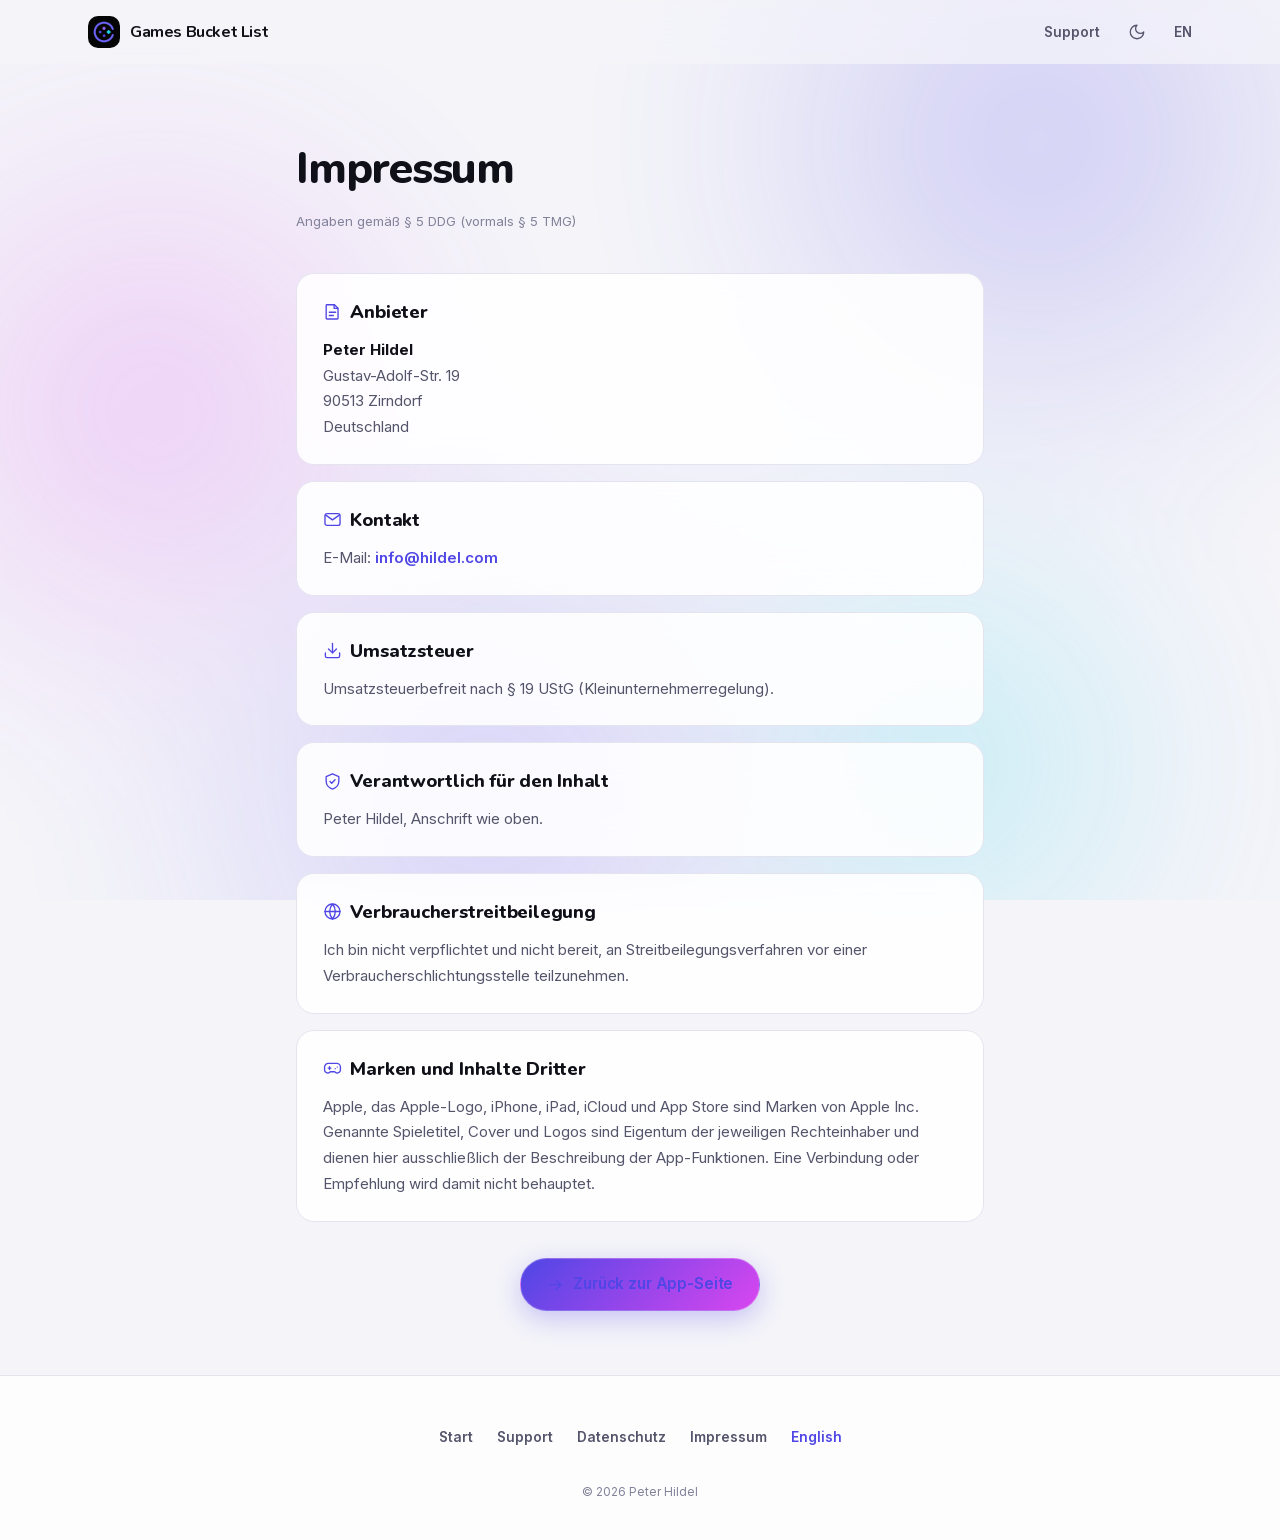
<file: impressum-de.html>
<!DOCTYPE html>
<html lang="de">
<head>
  <meta charset="UTF-8">
  <meta name="viewport" content="width=device-width, initial-scale=1.0">
  <title>Impressum | Games Bucket List</title>
  <meta name="description" content="Impressum und Anbieterkennzeichnung für Games Bucket List.">
  <link rel="alternate" hreflang="en" href="impressum.html">
  <link rel="alternate" hreflang="de" href="impressum-de.html">
  <script>
    (function () {
      const saved = localStorage.getItem('theme');
      if (saved === 'dark' || (!saved && window.matchMedia('(prefers-color-scheme: dark)').matches)) {
        document.documentElement.classList.add('dark');
      }
    })();
  </script>
  <link rel="icon" type="image/png" sizes="32x32" href="assets/icon/icon-32.png">
  <link rel="icon" type="image/png" sizes="192x192" href="assets/icon/icon-192.png">
  <link rel="apple-touch-icon" href="assets/icon/apple-touch-icon.png">
  <link rel="stylesheet" href="assets/fonts.css?v=1">
  <link rel="stylesheet" href="assets/landing.css?v=12">
  <link rel="stylesheet" href="assets/tailwind.css?v=1">
</head>
<body class="min-h-screen flex flex-col">
<!-- The app's ambient mesh: slow coloured light behind an opaque base. -->
<div class="ambient" aria-hidden="true"><i class="amb amb-1"></i><i class="amb amb-2"></i><i class="amb amb-3"></i><i class="amb amb-4"></i></div>


<svg class="gbl-icons" aria-hidden="true"><defs><symbol id="i-gamepad" viewBox="0 0 24 24"><path d="M6.5 11.5h3.5M8.25 9.75v3.5M15.5 12.2h.01M18 10.2h.01"/><path d="M17.3 5.5H6.7A4.7 4.7 0 0 0 2 10.2v3.6a3.9 3.9 0 0 0 6.5 2.9l.7-.6h5.6l.7.6a3.9 3.9 0 0 0 6.5-2.9v-3.6a4.7 4.7 0 0 0-4.7-4.7Z"/></symbol><symbol id="i-search" viewBox="0 0 24 24"><circle cx="11" cy="11" r="7.5"/><path d="m21 21-4.7-4.7"/></symbol><symbol id="i-share" viewBox="0 0 24 24"><path d="M12 15.5V3.5"/><path d="m8 7 4-3.5L16 7"/><path d="M5 13v6.5a1.5 1.5 0 0 0 1.5 1.5h11a1.5 1.5 0 0 0 1.5-1.5V13"/></symbol><symbol id="i-cloud" viewBox="0 0 24 24"><path d="M17.5 19.5a4.75 4.75 0 0 0 .3-9.5A7 7 0 1 0 5.5 16"/><path d="M6 19.5h11.5"/></symbol><symbol id="i-chart" viewBox="0 0 24 24"><path d="M12 20V9M18 20V4M6 20v-6"/></symbol><symbol id="i-star" viewBox="0 0 24 24"><path d="M12 2.6l2.9 5.9 6.5 1-4.7 4.6 1.1 6.5L12 17.5 6.2 20.6l1.1-6.5L2.6 9.5l6.5-1Z"/></symbol><symbol id="i-list" viewBox="0 0 24 24"><path d="M10.5 6.5h10M10.5 12h10M10.5 17.5h10"/><path d="m3 6.3 1.4 1.4L7 5.2M3 11.8l1.4 1.4L7 10.7M3 17.3l1.4 1.4L7 16.2"/></symbol><symbol id="i-sparkle" viewBox="0 0 24 24"><path d="M12 3l1.9 4.6L18.5 9.5l-4.6 1.9L12 16l-1.9-4.6L5.5 9.5l4.6-1.9Z"/><path d="M19 15l.8 2 2 .8-2 .8-.8 2-.8-2-2-.8 2-.8Z"/></symbol><symbol id="i-lock" viewBox="0 0 24 24"><rect x="3.5" y="10.5" width="17" height="11" rx="2.5"/><path d="M7.5 10.5V7a4.5 4.5 0 0 1 9 0v3.5"/></symbol><symbol id="i-shield" viewBox="0 0 24 24"><path d="M12 2.5 4 5.7v5.6c0 4.6 3.2 8.6 8 10.2 4.8-1.6 8-5.6 8-10.2V5.7Z"/><path d="m8.8 12 2.2 2.2 4.2-4.4"/></symbol><symbol id="i-moon" viewBox="0 0 24 24"><path d="M12 3a6 6 0 0 0 9 9 9 9 0 1 1-9-9Z"/></symbol><symbol id="i-sun" viewBox="0 0 24 24"><circle cx="12" cy="12" r="4"/><path d="M12 2v2M12 20v2M4.9 4.9l1.4 1.4M17.7 17.7l1.4 1.4M2 12h2M20 12h2M4.9 19.1l1.4-1.4M17.7 6.3l1.4-1.4"/></symbol><symbol id="i-plus" viewBox="0 0 24 24"><path d="M12 5.5v13M5.5 12h13"/></symbol><symbol id="i-check" viewBox="0 0 24 24"><path d="m4.5 12.5 5 5 10-11"/></symbol><symbol id="i-play" viewBox="0 0 24 24"><path d="M7 4.8v14.4a.8.8 0 0 0 1.2.7l11.4-7.2a.8.8 0 0 0 0-1.4L8.2 4.1A.8.8 0 0 0 7 4.8Z"/></symbol><symbol id="i-pause" viewBox="0 0 24 24"><rect x="6.5" y="4.5" width="4" height="15" rx="1.4"/><rect x="13.5" y="4.5" width="4" height="15" rx="1.4"/></symbol><symbol id="i-x" viewBox="0 0 24 24"><path d="M6 6l12 12M18 6 6 18"/></symbol><symbol id="i-bookmark" viewBox="0 0 24 24"><path d="M6 3.5h12a1 1 0 0 1 1 1v16l-7-4.6L5 20.5v-16a1 1 0 0 1 1-1Z"/></symbol><symbol id="i-smartphone" viewBox="0 0 24 24"><rect x="5" y="2" width="14" height="20" rx="2.5"/><path d="M12 18.5h.01"/></symbol><symbol id="i-tablet" viewBox="0 0 24 24"><rect x="3.5" y="2" width="17" height="20" rx="2.5"/><path d="M12 18.5h.01"/></symbol><symbol id="i-dice" viewBox="0 0 24 24"><rect x="3" y="3" width="18" height="18" rx="4"/><path d="M8.2 8.2h.01M15.8 8.2h.01M12 12h.01M8.2 15.8h.01M15.8 15.8h.01"/></symbol><symbol id="i-globe" viewBox="0 0 24 24"><circle cx="12" cy="12" r="9.5"/><path d="M2.6 12h18.8"/><path d="M12 2.5a14.5 14.5 0 0 1 0 19 14.5 14.5 0 0 1 0-19Z"/></symbol><symbol id="i-mail" viewBox="0 0 24 24"><rect x="2.5" y="4.5" width="19" height="15" rx="2.5"/><path d="m3.5 6.5 8.5 6 8.5-6"/></symbol><symbol id="i-arrow-right" viewBox="0 0 24 24"><path d="M4 12h15"/><path d="m13 6 6 6-6 6"/></symbol><symbol id="i-arrow-down" viewBox="0 0 24 24"><path d="M12 4.5v15"/><path d="m6 13.5 6 6 6-6"/></symbol><symbol id="i-palette" viewBox="0 0 24 24"><path d="M12 21.5a9.5 9.5 0 1 1 9.5-9.5c0 2-1.6 3.2-3.2 3.2h-1.9a2.1 2.1 0 0 0-1.5 3.6 1.9 1.9 0 0 1-1.4 2.7 9.7 9.7 0 0 1-1.5.1Z"/><path d="M7.5 11h.01M10 7.2h.01M14.5 7.2h.01"/></symbol><symbol id="i-grid" viewBox="0 0 24 24"><rect x="3" y="3" width="7.5" height="7.5" rx="1.8"/><rect x="13.5" y="3" width="7.5" height="7.5" rx="1.8"/><rect x="13.5" y="13.5" width="7.5" height="7.5" rx="1.8"/><rect x="3" y="13.5" width="7.5" height="7.5" rx="1.8"/></symbol><symbol id="i-layers" viewBox="0 0 24 24"><path d="m12 2.8 9 4.7-9 4.7-9-4.7Z"/><path d="m3 12.5 9 4.7 9-4.7"/><path d="m3 17.2 9 4.7 9-4.7"/></symbol><symbol id="i-home" viewBox="0 0 24 24"><path d="m3 10.2 9-7.2 9 7.2V20a2 2 0 0 1-2 2H5a2 2 0 0 1-2-2Z"/><path d="M9.2 22v-8h5.6v8"/></symbol><symbol id="i-settings" viewBox="0 0 24 24"><circle cx="12" cy="12" r="3.2"/><path d="M19.4 14.6a1.6 1.6 0 0 0 .3 1.8l.1.1a2 2 0 1 1-2.8 2.8l-.1-.1a1.6 1.6 0 0 0-2.7 1.1v.3a2 2 0 1 1-4 0v-.2a1.6 1.6 0 0 0-2.8-1.1l-.1.1a2 2 0 1 1-2.8-2.8l.1-.1a1.6 1.6 0 0 0-1.1-2.7h-.3a2 2 0 1 1 0-4h.2a1.6 1.6 0 0 0 1.1-2.8l-.1-.1a2 2 0 1 1 2.8-2.8l.1.1a1.6 1.6 0 0 0 1.8.3h.1a1.6 1.6 0 0 0 1-1.5v-.3a2 2 0 1 1 4 0v.2a1.6 1.6 0 0 0 2.7 1.1l.1-.1a2 2 0 1 1 2.8 2.8l-.1.1a1.6 1.6 0 0 0 1.1 2.7h.3a2 2 0 1 1 0 4h-.2a1.6 1.6 0 0 0-1.5 1Z"/></symbol><symbol id="i-filter" viewBox="0 0 24 24"><path d="M3.5 5.5h17l-6.6 7.8v5.9l-3.8 2v-7.9Z"/></symbol><symbol id="i-eye-off" viewBox="0 0 24 24"><path d="M10.6 6.2A9.7 9.7 0 0 1 12 6c5.5 0 9.5 6 9.5 6a17 17 0 0 1-3 3.6"/><path d="M6.6 7.6A17 17 0 0 0 2.5 12S6.5 18 12 18a9.6 9.6 0 0 0 4.1-.9"/><path d="M9.9 9.9a3 3 0 0 0 4.2 4.2"/><path d="m3 3 18 18"/></symbol><symbol id="i-download" viewBox="0 0 24 24"><path d="M21 15v4a2 2 0 0 1-2 2H5a2 2 0 0 1-2-2v-4"/><path d="m7 10 5 5 5-5"/><path d="M12 15V3"/></symbol><symbol id="i-clock" viewBox="0 0 24 24"><circle cx="12" cy="12" r="9.5"/><path d="M12 6.8V12l3.4 2"/></symbol><symbol id="i-wifi" viewBox="0 0 24 24"><path d="M2.5 8.5a14 14 0 0 1 19 0"/><path d="M6 12.2a9 9 0 0 1 12 0"/><path d="M9.4 15.8a4.2 4.2 0 0 1 5.2 0"/><path d="M12 19.2h.01"/></symbol><symbol id="i-battery" viewBox="0 0 24 24"><rect x="2" y="7.5" width="17" height="9" rx="2.6"/><path d="M21.5 11v2"/><rect x="4" y="9.5" width="12" height="5" rx="1.2" fill="currentColor" stroke="none"/></symbol><symbol id="i-heart" viewBox="0 0 24 24"><path d="M20.8 5.1a5.4 5.4 0 0 0-7.7 0L12 6.2l-1.1-1.1a5.4 5.4 0 1 0-7.7 7.7l8.8 8.7 8.8-8.7a5.4 5.4 0 0 0 0-7.7Z"/></symbol><symbol id="i-note" viewBox="0 0 24 24"><path d="M5 3.5h9.5L19 8v12.5a1 1 0 0 1-1 1H5a1 1 0 0 1-1-1v-16a1 1 0 0 1 1-1Z"/><path d="M14 3.6V8h4.6"/><path d="M8 13h8M8 17h5"/></symbol><symbol id="i-offline" viewBox="0 0 24 24"><path d="M17.5 19.5a4.75 4.75 0 0 0 .3-9.5 7 7 0 0 0-9.6-5"/><path d="M5.4 7.6A7 7 0 0 0 5.5 16"/><path d="M6 19.5h11.5"/><path d="m3 3 18 18"/></symbol></defs></svg>

<!-- Sentinel: solange er sichtbar ist, liegt kein Inhalt unter der Leiste. -->
<div id="nav-top" aria-hidden="true"></div>
<nav class="nav-blur sticky top-0 z-50">
  <div class="max-w-6xl mx-auto px-6 h-16 flex items-center justify-between">
    <a href="index-de.html" class="nav-brand flex items-center gap-2.5">
      <img class="w-8 h-8 rounded-[10px]" src="assets/icon/icon-96.png" width="32" height="32" alt="">
      <span class="font-bold tracking-tight whitespace-nowrap text-[15px] sm:text-base" style="font-family:Nunito,sans-serif">Games Bucket List</span>
    </a>
    <div class="flex items-center gap-3 sm:gap-5">
      <a href="support-de.html" class="nav-link hidden sm:inline">Support</a>
      <button id="theme-toggle" class="icon-btn" aria-label="Dunkelmodus umschalten">
        <svg class="ico" id="theme-icon" aria-hidden="true"><use href="#i-moon"/></svg>
      </button>
      <a href="impressum.html" class="nav-link" hreflang="en">EN</a>
    </div>
  </div>
</nav>

<main class="flex-1 doc">
  <h1>Impressum</h1>
  <p class="doc-meta">Angaben gemäß § 5 DDG (vormals § 5 TMG)</p>

  <section>
    <h2><svg class="ico" aria-hidden="true"><use href="#i-note"/></svg> Anbieter</h2>
    <p>
      <strong>Peter Hildel</strong><br>
      Gustav-Adolf-Str. 19<br>
      90513 Zirndorf<br>
      Deutschland
    </p>
  </section>

  <section>
    <h2><svg class="ico" aria-hidden="true"><use href="#i-mail"/></svg> Kontakt</h2>
    <p>E-Mail: <a href="mailto:info@hildel.com">info@hildel.com</a></p>
  </section>

  <section>
    <h2><svg class="ico" aria-hidden="true"><use href="#i-download"/></svg> Umsatzsteuer</h2>
    <p>Umsatzsteuerbefreit nach § 19 UStG (Kleinunternehmerregelung).</p>
  </section>

  <section>
    <h2><svg class="ico" aria-hidden="true"><use href="#i-shield"/></svg> Verantwortlich für den Inhalt</h2>
    <p>Peter Hildel, Anschrift wie oben.</p>
  </section>

  <section>
    <h2><svg class="ico" aria-hidden="true"><use href="#i-globe"/></svg> Verbraucherstreitbeilegung</h2>
    <p>
      Ich bin nicht verpflichtet und nicht bereit, an Streitbeilegungsverfahren vor einer
      Verbraucherschlichtungsstelle teilzunehmen.
    </p>
  </section>

  <section>
    <h2><svg class="ico" aria-hidden="true"><use href="#i-gamepad"/></svg> Marken und Inhalte Dritter</h2>
    <p>
      Apple, das Apple-Logo, iPhone, iPad, iCloud und App Store sind Marken von Apple Inc. Genannte Spieletitel,
      Cover und Logos sind Eigentum der jeweiligen Rechteinhaber und dienen hier ausschließlich der Beschreibung der
      App-Funktionen. Eine Verbindung oder Empfehlung wird damit nicht behauptet.
    </p>
  </section>

  <div class="text-center mt-9">
    <a href="index-de.html" class="btn-primary">
      <svg class="ico" aria-hidden="true"><use href="#i-arrow-right"/></svg> Zurück zur App-Seite
    </a>
  </div>
</main>

<footer class="footer py-10">
  <div class="max-w-6xl mx-auto px-6">
    <div class="flex flex-wrap gap-x-6 gap-y-3 justify-center mb-6">
      <a href="index-de.html">Start</a>
      <a href="support-de.html">Support</a>
      <a href="privacy-de.html">Datenschutz</a>
      <a href="impressum-de.html">Impressum</a>
      <a href="impressum.html" hreflang="en" style="color:var(--accent)">English</a>
    </div>
    <p class="text-center text-xs" style="color:var(--text-ter)">© <span id="year">2026</span> Peter Hildel</p>
  </div>
</footer>

<script>
  const toggle = document.getElementById('theme-toggle');
  const themeIcon = document.getElementById('theme-icon');
  function paintIcon() {
    const dark = document.documentElement.classList.contains('dark');
    themeIcon.firstElementChild.setAttribute('href', dark ? '#i-sun' : '#i-moon');
  }
  paintIcon();
  toggle.addEventListener('click', () => {
    document.documentElement.classList.toggle('dark');
    localStorage.setItem('theme', document.documentElement.classList.contains('dark') ? 'dark' : 'light');
    paintIcon();
  });
  /* Scroll-Edge: der weiche Auslauf unter der Leiste erscheint erst, wenn
     wirklich Inhalt darunter durchläuft — statt einer dauerhaften 1px-Linie. */
  const navBar = document.querySelector('.nav-blur');
  const navTop = document.getElementById('nav-top');
  if (navBar && navTop) {
    new IntersectionObserver(
      ([e]) => navBar.classList.toggle('scrolled', !e.isIntersecting)
    ).observe(navTop);
  }

  document.getElementById('year').textContent = new Date().getFullYear();
</script>
</body>
</html>
</file>
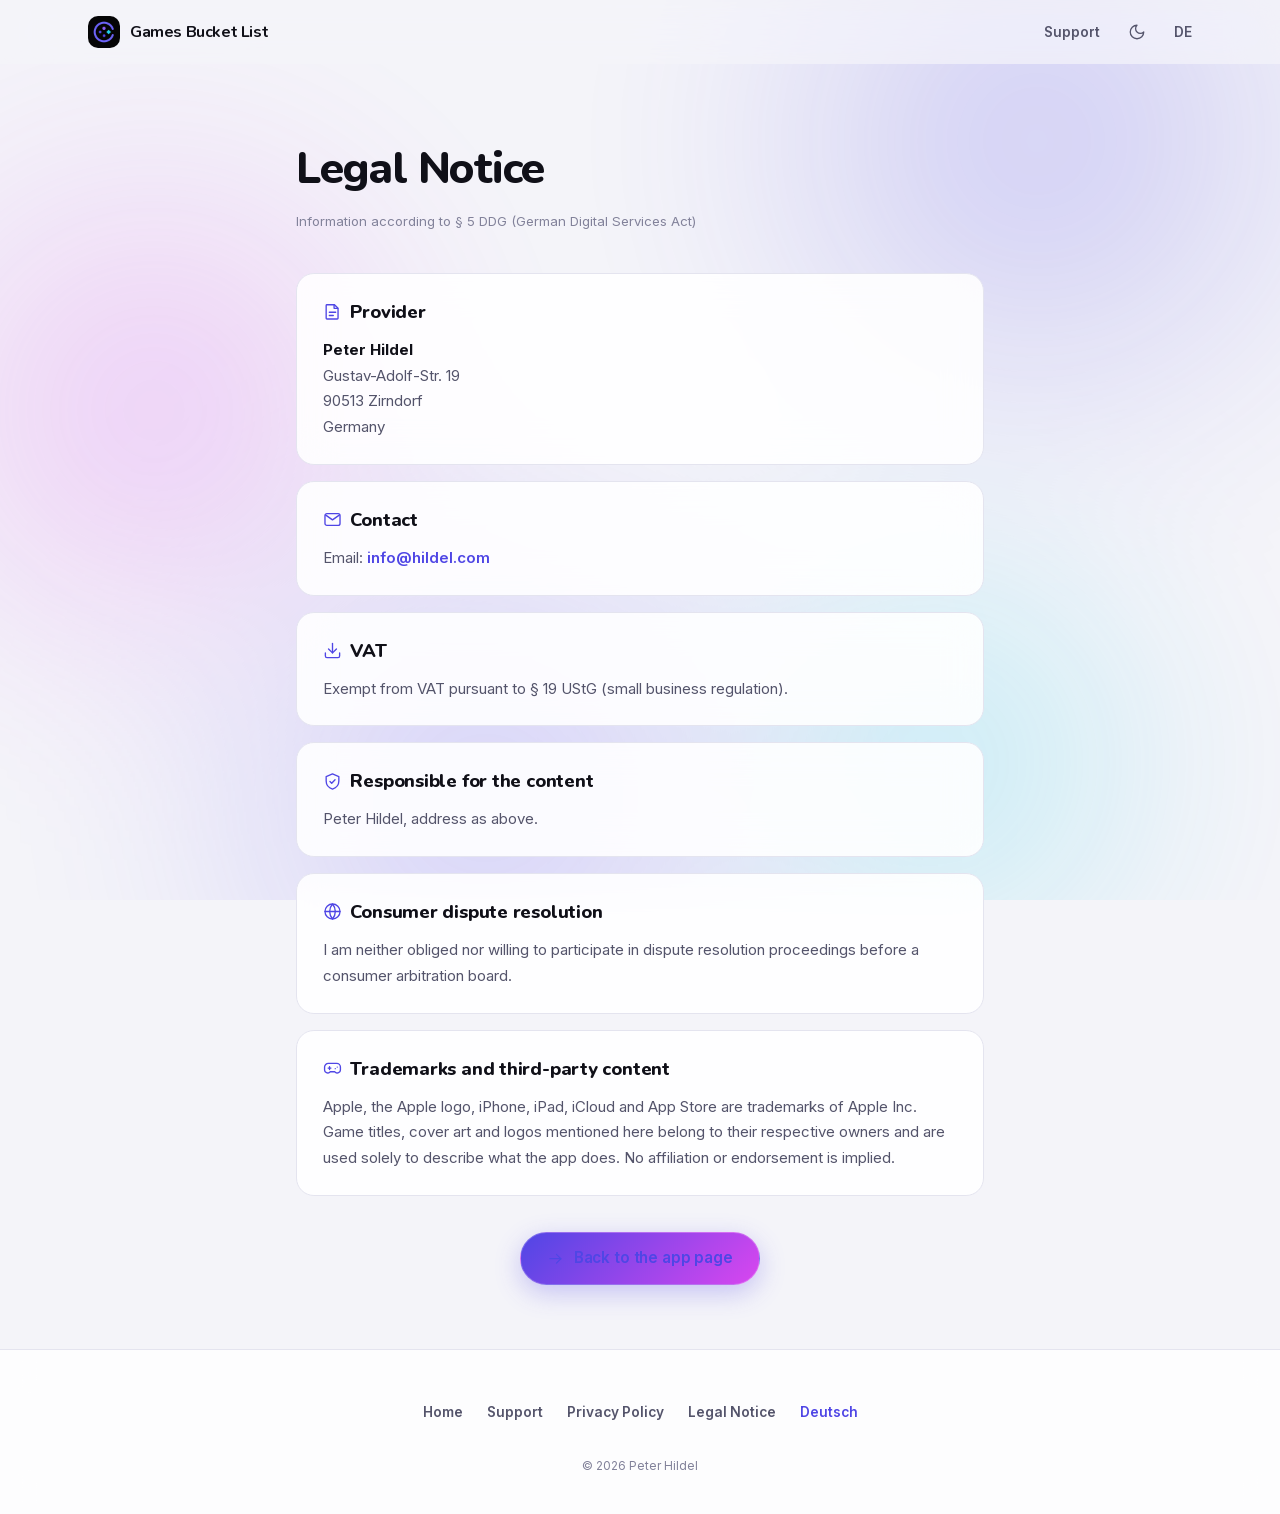
<file: impressum.html>
<!DOCTYPE html>
<html lang="en">
<head>
  <meta charset="UTF-8">
  <meta name="viewport" content="width=device-width, initial-scale=1.0">
  <title>Legal Notice | Games Bucket List</title>
  <meta name="description" content="Legal notice and provider identification for Games Bucket List.">
  <link rel="alternate" hreflang="en" href="impressum.html">
  <link rel="alternate" hreflang="de" href="impressum-de.html">
  <script>
    (function () {
      const saved = localStorage.getItem('theme');
      if (saved === 'dark' || (!saved && window.matchMedia('(prefers-color-scheme: dark)').matches)) {
        document.documentElement.classList.add('dark');
      }
    })();
  </script>
  <link rel="icon" type="image/png" sizes="32x32" href="assets/icon/icon-32.png">
  <link rel="icon" type="image/png" sizes="192x192" href="assets/icon/icon-192.png">
  <link rel="apple-touch-icon" href="assets/icon/apple-touch-icon.png">
  <link rel="stylesheet" href="assets/fonts.css?v=1">
  <link rel="stylesheet" href="assets/landing.css?v=12">
  <link rel="stylesheet" href="assets/tailwind.css?v=1">
</head>
<body class="min-h-screen flex flex-col">
<!-- The app's ambient mesh: slow coloured light behind an opaque base. -->
<div class="ambient" aria-hidden="true"><i class="amb amb-1"></i><i class="amb amb-2"></i><i class="amb amb-3"></i><i class="amb amb-4"></i></div>


<svg class="gbl-icons" aria-hidden="true"><defs><symbol id="i-gamepad" viewBox="0 0 24 24"><path d="M6.5 11.5h3.5M8.25 9.75v3.5M15.5 12.2h.01M18 10.2h.01"/><path d="M17.3 5.5H6.7A4.7 4.7 0 0 0 2 10.2v3.6a3.9 3.9 0 0 0 6.5 2.9l.7-.6h5.6l.7.6a3.9 3.9 0 0 0 6.5-2.9v-3.6a4.7 4.7 0 0 0-4.7-4.7Z"/></symbol><symbol id="i-search" viewBox="0 0 24 24"><circle cx="11" cy="11" r="7.5"/><path d="m21 21-4.7-4.7"/></symbol><symbol id="i-share" viewBox="0 0 24 24"><path d="M12 15.5V3.5"/><path d="m8 7 4-3.5L16 7"/><path d="M5 13v6.5a1.5 1.5 0 0 0 1.5 1.5h11a1.5 1.5 0 0 0 1.5-1.5V13"/></symbol><symbol id="i-cloud" viewBox="0 0 24 24"><path d="M17.5 19.5a4.75 4.75 0 0 0 .3-9.5A7 7 0 1 0 5.5 16"/><path d="M6 19.5h11.5"/></symbol><symbol id="i-chart" viewBox="0 0 24 24"><path d="M12 20V9M18 20V4M6 20v-6"/></symbol><symbol id="i-star" viewBox="0 0 24 24"><path d="M12 2.6l2.9 5.9 6.5 1-4.7 4.6 1.1 6.5L12 17.5 6.2 20.6l1.1-6.5L2.6 9.5l6.5-1Z"/></symbol><symbol id="i-list" viewBox="0 0 24 24"><path d="M10.5 6.5h10M10.5 12h10M10.5 17.5h10"/><path d="m3 6.3 1.4 1.4L7 5.2M3 11.8l1.4 1.4L7 10.7M3 17.3l1.4 1.4L7 16.2"/></symbol><symbol id="i-sparkle" viewBox="0 0 24 24"><path d="M12 3l1.9 4.6L18.5 9.5l-4.6 1.9L12 16l-1.9-4.6L5.5 9.5l4.6-1.9Z"/><path d="M19 15l.8 2 2 .8-2 .8-.8 2-.8-2-2-.8 2-.8Z"/></symbol><symbol id="i-lock" viewBox="0 0 24 24"><rect x="3.5" y="10.5" width="17" height="11" rx="2.5"/><path d="M7.5 10.5V7a4.5 4.5 0 0 1 9 0v3.5"/></symbol><symbol id="i-shield" viewBox="0 0 24 24"><path d="M12 2.5 4 5.7v5.6c0 4.6 3.2 8.6 8 10.2 4.8-1.6 8-5.6 8-10.2V5.7Z"/><path d="m8.8 12 2.2 2.2 4.2-4.4"/></symbol><symbol id="i-moon" viewBox="0 0 24 24"><path d="M12 3a6 6 0 0 0 9 9 9 9 0 1 1-9-9Z"/></symbol><symbol id="i-sun" viewBox="0 0 24 24"><circle cx="12" cy="12" r="4"/><path d="M12 2v2M12 20v2M4.9 4.9l1.4 1.4M17.7 17.7l1.4 1.4M2 12h2M20 12h2M4.9 19.1l1.4-1.4M17.7 6.3l1.4-1.4"/></symbol><symbol id="i-plus" viewBox="0 0 24 24"><path d="M12 5.5v13M5.5 12h13"/></symbol><symbol id="i-check" viewBox="0 0 24 24"><path d="m4.5 12.5 5 5 10-11"/></symbol><symbol id="i-play" viewBox="0 0 24 24"><path d="M7 4.8v14.4a.8.8 0 0 0 1.2.7l11.4-7.2a.8.8 0 0 0 0-1.4L8.2 4.1A.8.8 0 0 0 7 4.8Z"/></symbol><symbol id="i-pause" viewBox="0 0 24 24"><rect x="6.5" y="4.5" width="4" height="15" rx="1.4"/><rect x="13.5" y="4.5" width="4" height="15" rx="1.4"/></symbol><symbol id="i-x" viewBox="0 0 24 24"><path d="M6 6l12 12M18 6 6 18"/></symbol><symbol id="i-bookmark" viewBox="0 0 24 24"><path d="M6 3.5h12a1 1 0 0 1 1 1v16l-7-4.6L5 20.5v-16a1 1 0 0 1 1-1Z"/></symbol><symbol id="i-smartphone" viewBox="0 0 24 24"><rect x="5" y="2" width="14" height="20" rx="2.5"/><path d="M12 18.5h.01"/></symbol><symbol id="i-tablet" viewBox="0 0 24 24"><rect x="3.5" y="2" width="17" height="20" rx="2.5"/><path d="M12 18.5h.01"/></symbol><symbol id="i-dice" viewBox="0 0 24 24"><rect x="3" y="3" width="18" height="18" rx="4"/><path d="M8.2 8.2h.01M15.8 8.2h.01M12 12h.01M8.2 15.8h.01M15.8 15.8h.01"/></symbol><symbol id="i-globe" viewBox="0 0 24 24"><circle cx="12" cy="12" r="9.5"/><path d="M2.6 12h18.8"/><path d="M12 2.5a14.5 14.5 0 0 1 0 19 14.5 14.5 0 0 1 0-19Z"/></symbol><symbol id="i-mail" viewBox="0 0 24 24"><rect x="2.5" y="4.5" width="19" height="15" rx="2.5"/><path d="m3.5 6.5 8.5 6 8.5-6"/></symbol><symbol id="i-arrow-right" viewBox="0 0 24 24"><path d="M4 12h15"/><path d="m13 6 6 6-6 6"/></symbol><symbol id="i-arrow-down" viewBox="0 0 24 24"><path d="M12 4.5v15"/><path d="m6 13.5 6 6 6-6"/></symbol><symbol id="i-palette" viewBox="0 0 24 24"><path d="M12 21.5a9.5 9.5 0 1 1 9.5-9.5c0 2-1.6 3.2-3.2 3.2h-1.9a2.1 2.1 0 0 0-1.5 3.6 1.9 1.9 0 0 1-1.4 2.7 9.7 9.7 0 0 1-1.5.1Z"/><path d="M7.5 11h.01M10 7.2h.01M14.5 7.2h.01"/></symbol><symbol id="i-grid" viewBox="0 0 24 24"><rect x="3" y="3" width="7.5" height="7.5" rx="1.8"/><rect x="13.5" y="3" width="7.5" height="7.5" rx="1.8"/><rect x="13.5" y="13.5" width="7.5" height="7.5" rx="1.8"/><rect x="3" y="13.5" width="7.5" height="7.5" rx="1.8"/></symbol><symbol id="i-layers" viewBox="0 0 24 24"><path d="m12 2.8 9 4.7-9 4.7-9-4.7Z"/><path d="m3 12.5 9 4.7 9-4.7"/><path d="m3 17.2 9 4.7 9-4.7"/></symbol><symbol id="i-home" viewBox="0 0 24 24"><path d="m3 10.2 9-7.2 9 7.2V20a2 2 0 0 1-2 2H5a2 2 0 0 1-2-2Z"/><path d="M9.2 22v-8h5.6v8"/></symbol><symbol id="i-settings" viewBox="0 0 24 24"><circle cx="12" cy="12" r="3.2"/><path d="M19.4 14.6a1.6 1.6 0 0 0 .3 1.8l.1.1a2 2 0 1 1-2.8 2.8l-.1-.1a1.6 1.6 0 0 0-2.7 1.1v.3a2 2 0 1 1-4 0v-.2a1.6 1.6 0 0 0-2.8-1.1l-.1.1a2 2 0 1 1-2.8-2.8l.1-.1a1.6 1.6 0 0 0-1.1-2.7h-.3a2 2 0 1 1 0-4h.2a1.6 1.6 0 0 0 1.1-2.8l-.1-.1a2 2 0 1 1 2.8-2.8l.1.1a1.6 1.6 0 0 0 1.8.3h.1a1.6 1.6 0 0 0 1-1.5v-.3a2 2 0 1 1 4 0v.2a1.6 1.6 0 0 0 2.7 1.1l.1-.1a2 2 0 1 1 2.8 2.8l-.1.1a1.6 1.6 0 0 0 1.1 2.7h.3a2 2 0 1 1 0 4h-.2a1.6 1.6 0 0 0-1.5 1Z"/></symbol><symbol id="i-filter" viewBox="0 0 24 24"><path d="M3.5 5.5h17l-6.6 7.8v5.9l-3.8 2v-7.9Z"/></symbol><symbol id="i-eye-off" viewBox="0 0 24 24"><path d="M10.6 6.2A9.7 9.7 0 0 1 12 6c5.5 0 9.5 6 9.5 6a17 17 0 0 1-3 3.6"/><path d="M6.6 7.6A17 17 0 0 0 2.5 12S6.5 18 12 18a9.6 9.6 0 0 0 4.1-.9"/><path d="M9.9 9.9a3 3 0 0 0 4.2 4.2"/><path d="m3 3 18 18"/></symbol><symbol id="i-download" viewBox="0 0 24 24"><path d="M21 15v4a2 2 0 0 1-2 2H5a2 2 0 0 1-2-2v-4"/><path d="m7 10 5 5 5-5"/><path d="M12 15V3"/></symbol><symbol id="i-clock" viewBox="0 0 24 24"><circle cx="12" cy="12" r="9.5"/><path d="M12 6.8V12l3.4 2"/></symbol><symbol id="i-wifi" viewBox="0 0 24 24"><path d="M2.5 8.5a14 14 0 0 1 19 0"/><path d="M6 12.2a9 9 0 0 1 12 0"/><path d="M9.4 15.8a4.2 4.2 0 0 1 5.2 0"/><path d="M12 19.2h.01"/></symbol><symbol id="i-battery" viewBox="0 0 24 24"><rect x="2" y="7.5" width="17" height="9" rx="2.6"/><path d="M21.5 11v2"/><rect x="4" y="9.5" width="12" height="5" rx="1.2" fill="currentColor" stroke="none"/></symbol><symbol id="i-heart" viewBox="0 0 24 24"><path d="M20.8 5.1a5.4 5.4 0 0 0-7.7 0L12 6.2l-1.1-1.1a5.4 5.4 0 1 0-7.7 7.7l8.8 8.7 8.8-8.7a5.4 5.4 0 0 0 0-7.7Z"/></symbol><symbol id="i-note" viewBox="0 0 24 24"><path d="M5 3.5h9.5L19 8v12.5a1 1 0 0 1-1 1H5a1 1 0 0 1-1-1v-16a1 1 0 0 1 1-1Z"/><path d="M14 3.6V8h4.6"/><path d="M8 13h8M8 17h5"/></symbol><symbol id="i-offline" viewBox="0 0 24 24"><path d="M17.5 19.5a4.75 4.75 0 0 0 .3-9.5 7 7 0 0 0-9.6-5"/><path d="M5.4 7.6A7 7 0 0 0 5.5 16"/><path d="M6 19.5h11.5"/><path d="m3 3 18 18"/></symbol></defs></svg>

<!-- Sentinel: solange er sichtbar ist, liegt kein Inhalt unter der Leiste. -->
<div id="nav-top" aria-hidden="true"></div>
<nav class="nav-blur sticky top-0 z-50">
  <div class="max-w-6xl mx-auto px-6 h-16 flex items-center justify-between">
    <a href="index.html" class="nav-brand flex items-center gap-2.5">
      <img class="w-8 h-8 rounded-[10px]" src="assets/icon/icon-96.png" width="32" height="32" alt="">
      <span class="font-bold tracking-tight whitespace-nowrap text-[15px] sm:text-base" style="font-family:Nunito,sans-serif">Games Bucket List</span>
    </a>
    <div class="flex items-center gap-3 sm:gap-5">
      <a href="support.html" class="nav-link hidden sm:inline">Support</a>
      <button id="theme-toggle" class="icon-btn" aria-label="Toggle dark mode">
        <svg class="ico" id="theme-icon" aria-hidden="true"><use href="#i-moon"/></svg>
      </button>
      <a href="impressum-de.html" class="nav-link" hreflang="de">DE</a>
    </div>
  </div>
</nav>

<main class="flex-1 doc">
  <h1>Legal Notice</h1>
  <p class="doc-meta">Information according to § 5 DDG (German Digital Services Act)</p>

  <section>
    <h2><svg class="ico" aria-hidden="true"><use href="#i-note"/></svg> Provider</h2>
    <p>
      <strong>Peter Hildel</strong><br>
      Gustav-Adolf-Str. 19<br>
      90513 Zirndorf<br>
      Germany
    </p>
  </section>

  <section>
    <h2><svg class="ico" aria-hidden="true"><use href="#i-mail"/></svg> Contact</h2>
    <p>Email: <a href="mailto:info@hildel.com">info@hildel.com</a></p>
  </section>

  <section>
    <h2><svg class="ico" aria-hidden="true"><use href="#i-download"/></svg> VAT</h2>
    <p>Exempt from VAT pursuant to § 19 UStG (small business regulation).</p>
  </section>

  <section>
    <h2><svg class="ico" aria-hidden="true"><use href="#i-shield"/></svg> Responsible for the content</h2>
    <p>Peter Hildel, address as above.</p>
  </section>

  <section>
    <h2><svg class="ico" aria-hidden="true"><use href="#i-globe"/></svg> Consumer dispute resolution</h2>
    <p>
      I am neither obliged nor willing to participate in dispute resolution proceedings before a consumer
      arbitration board.
    </p>
  </section>

  <section>
    <h2><svg class="ico" aria-hidden="true"><use href="#i-gamepad"/></svg> Trademarks and third-party content</h2>
    <p>
      Apple, the Apple logo, iPhone, iPad, iCloud and App Store are trademarks of Apple Inc. Game titles, cover art and
      logos mentioned here belong to their respective owners and are used solely to describe what the app does.
      No affiliation or endorsement is implied.
    </p>
  </section>

  <div class="text-center mt-9">
    <a href="index.html" class="btn-primary">
      <svg class="ico" aria-hidden="true"><use href="#i-arrow-right"/></svg> Back to the app page
    </a>
  </div>
</main>

<footer class="footer py-10">
  <div class="max-w-6xl mx-auto px-6">
    <div class="flex flex-wrap gap-x-6 gap-y-3 justify-center mb-6">
      <a href="index.html">Home</a>
      <a href="support.html">Support</a>
      <a href="privacy.html">Privacy Policy</a>
      <a href="impressum.html">Legal Notice</a>
      <a href="impressum-de.html" hreflang="de" style="color:var(--accent)">Deutsch</a>
    </div>
    <p class="text-center text-xs" style="color:var(--text-ter)">© <span id="year">2026</span> Peter Hildel</p>
  </div>
</footer>

<script>
  const toggle = document.getElementById('theme-toggle');
  const themeIcon = document.getElementById('theme-icon');
  function paintIcon() {
    const dark = document.documentElement.classList.contains('dark');
    themeIcon.firstElementChild.setAttribute('href', dark ? '#i-sun' : '#i-moon');
  }
  paintIcon();
  toggle.addEventListener('click', () => {
    document.documentElement.classList.toggle('dark');
    localStorage.setItem('theme', document.documentElement.classList.contains('dark') ? 'dark' : 'light');
    paintIcon();
  });
  /* Scroll-Edge: der weiche Auslauf unter der Leiste erscheint erst, wenn
     wirklich Inhalt darunter durchläuft — statt einer dauerhaften 1px-Linie. */
  const navBar = document.querySelector('.nav-blur');
  const navTop = document.getElementById('nav-top');
  if (navBar && navTop) {
    new IntersectionObserver(
      ([e]) => navBar.classList.toggle('scrolled', !e.isIntersecting)
    ).observe(navTop);
  }

  document.getElementById('year').textContent = new Date().getFullYear();
</script>
</body>
</html>
</file>
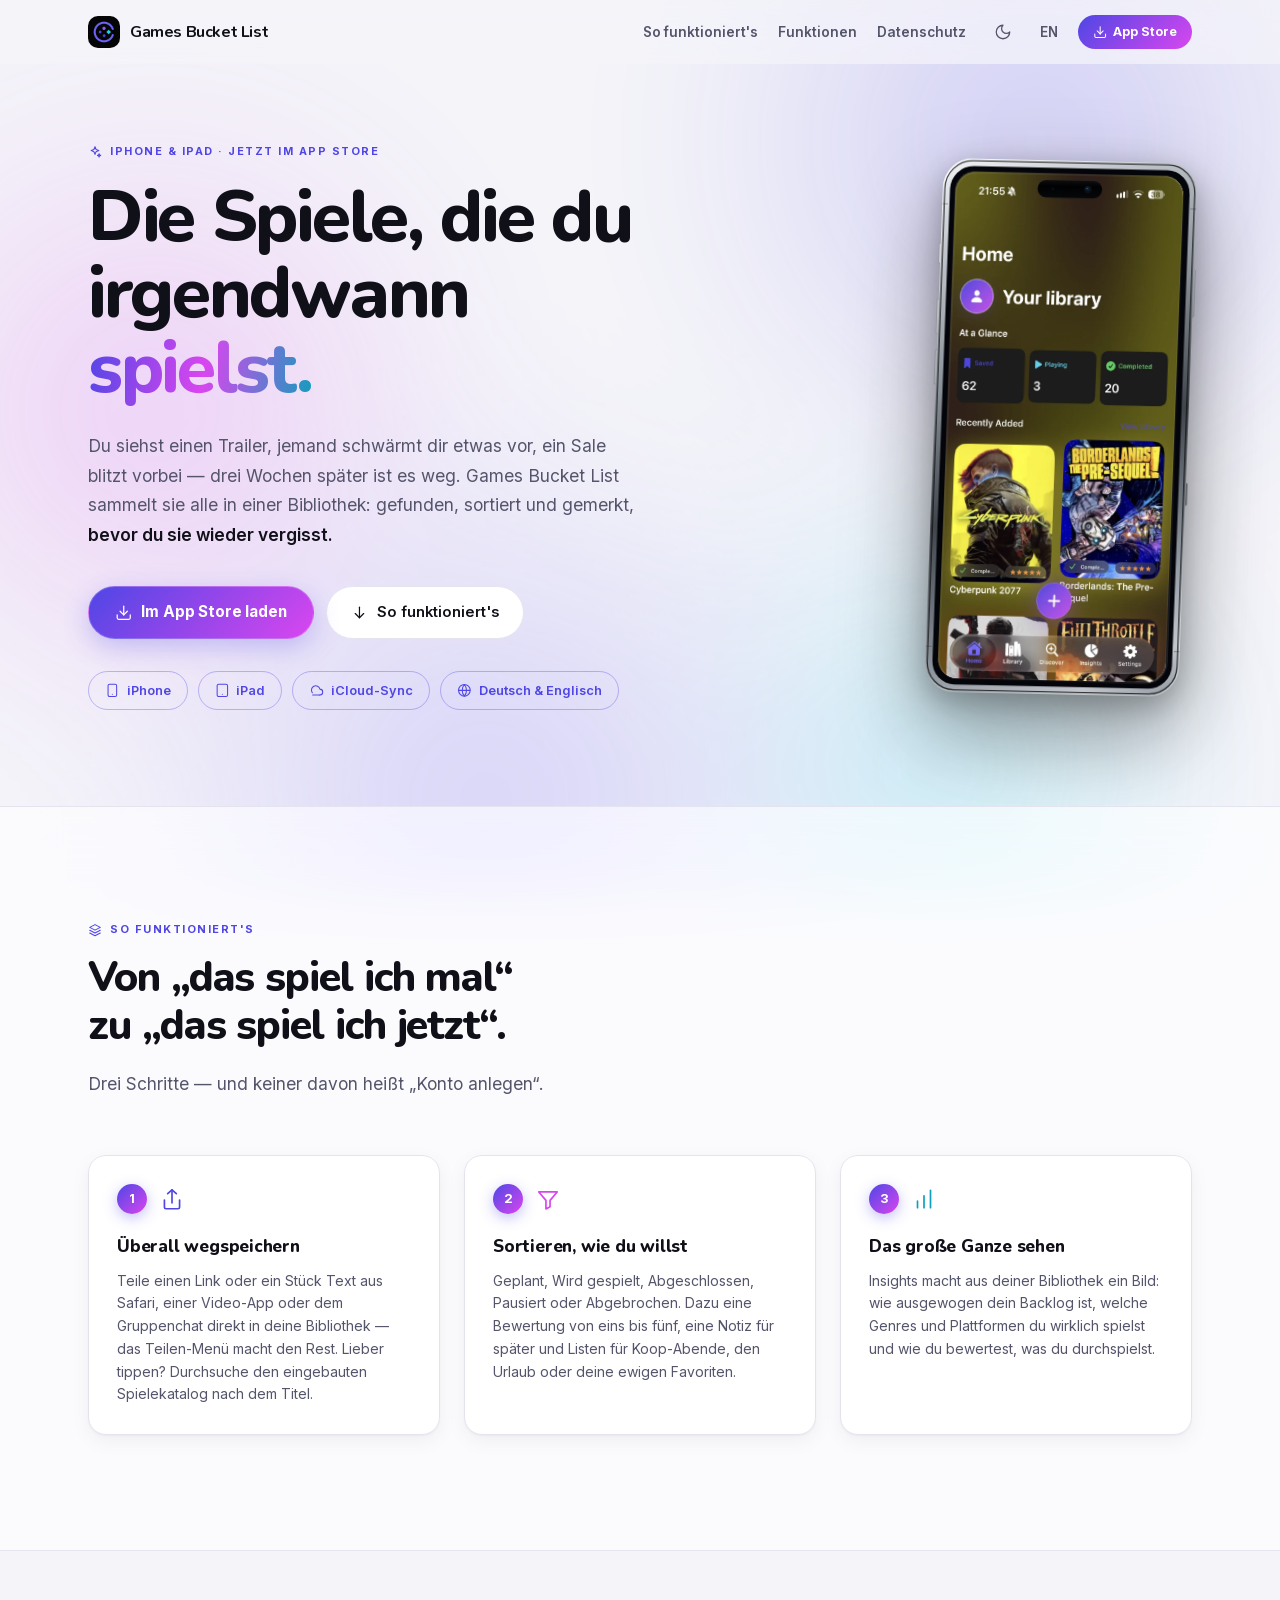
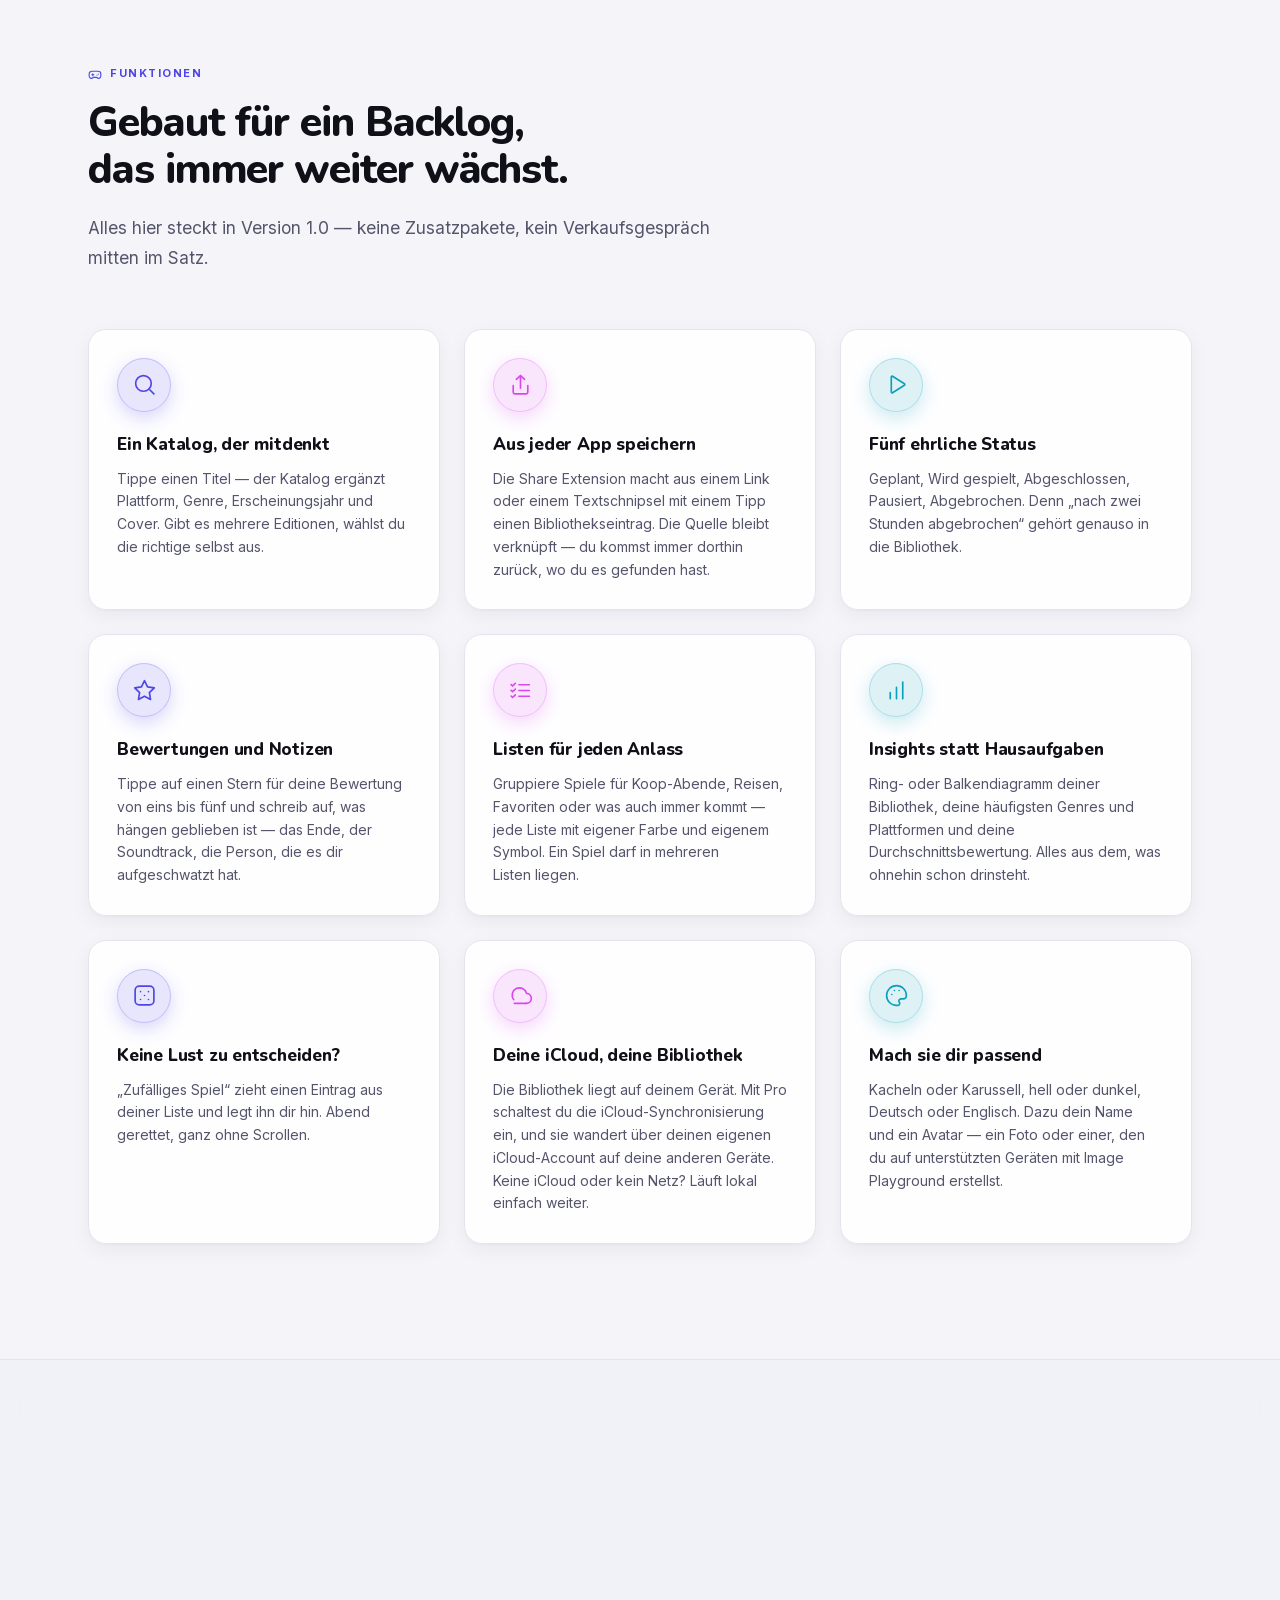
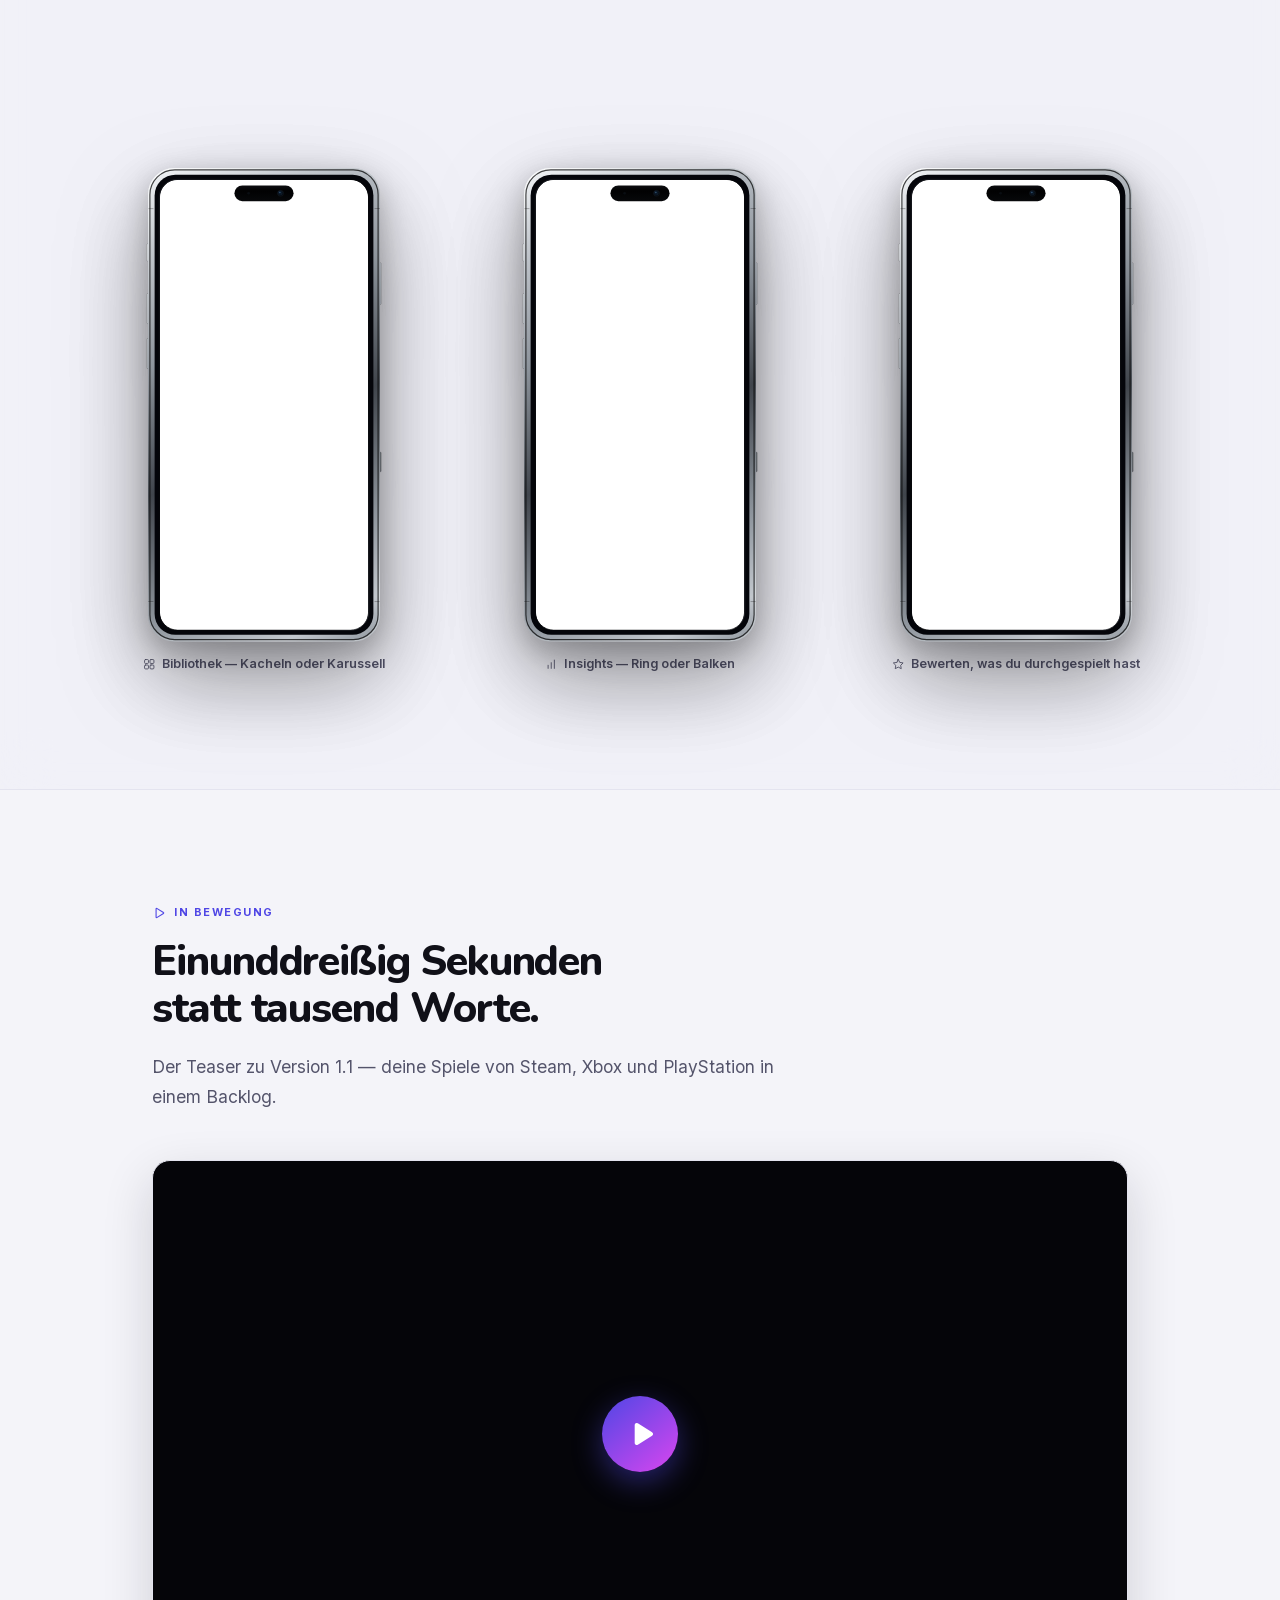
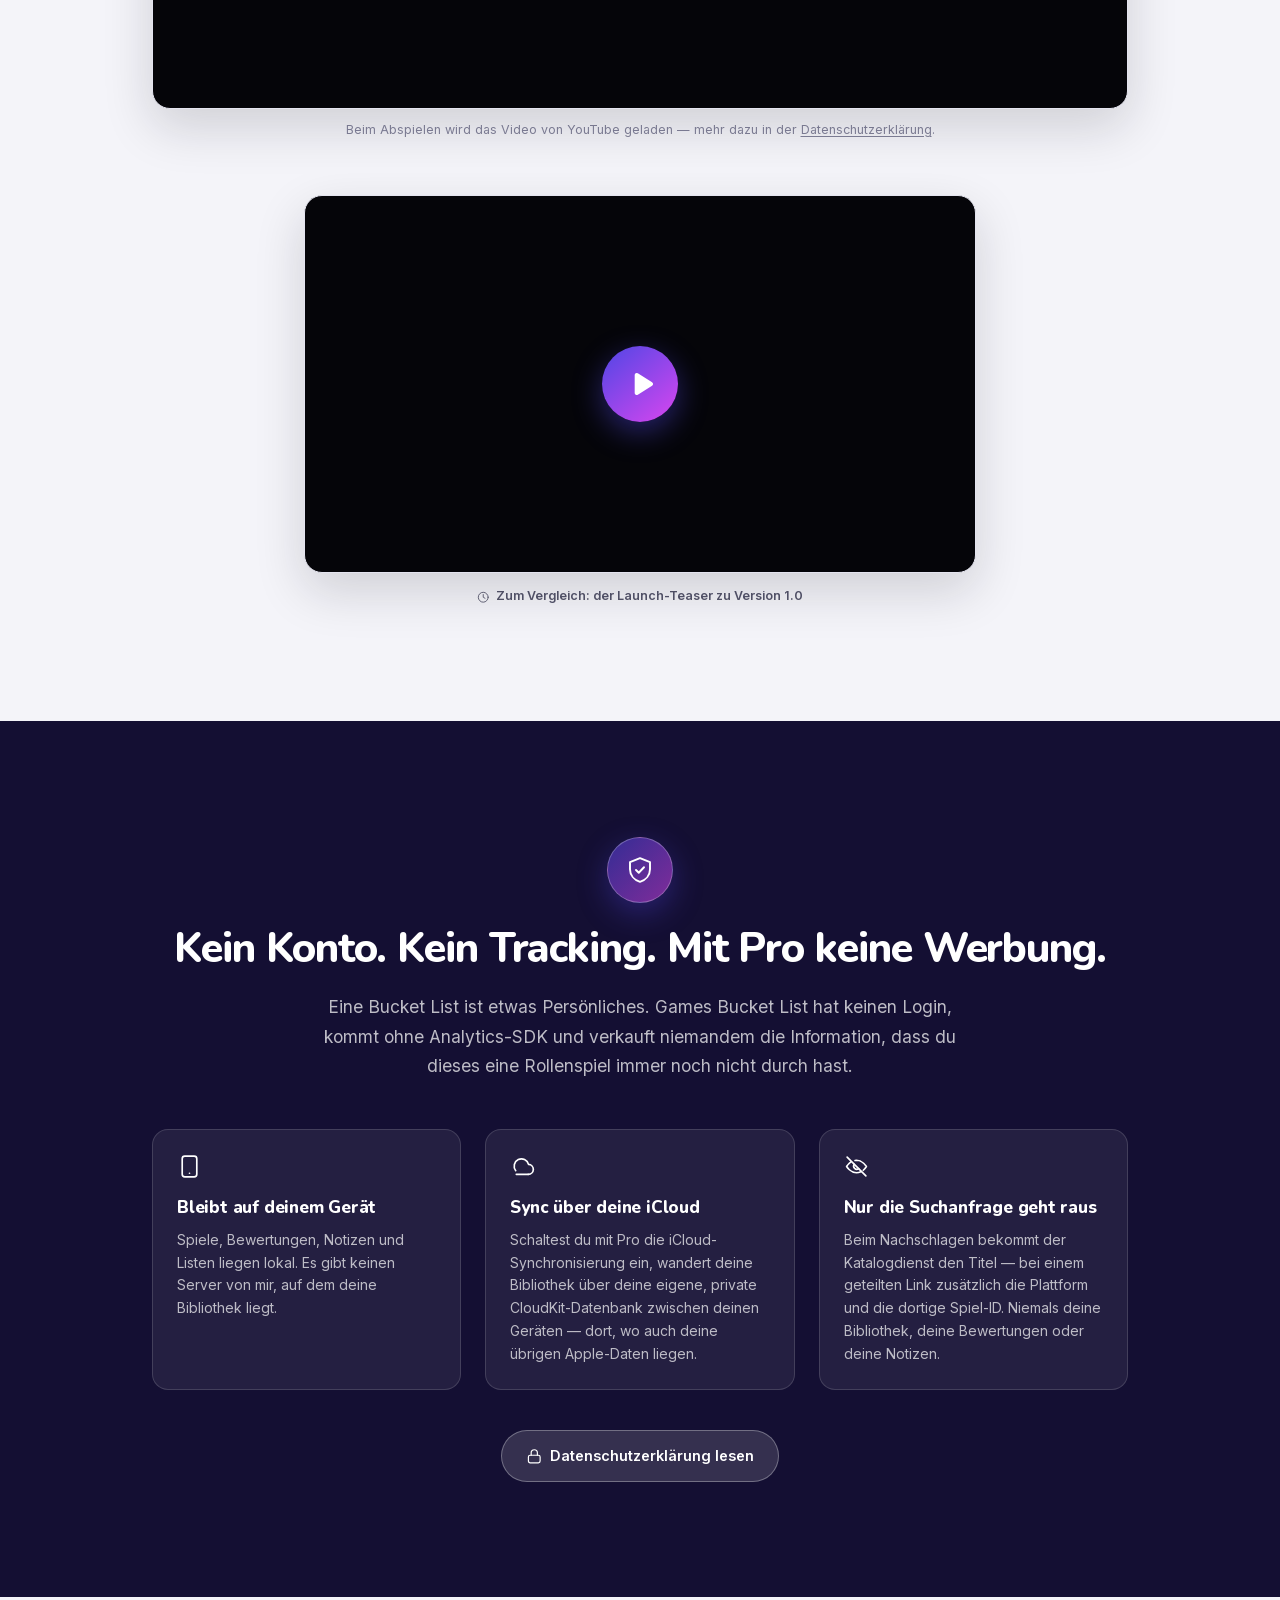
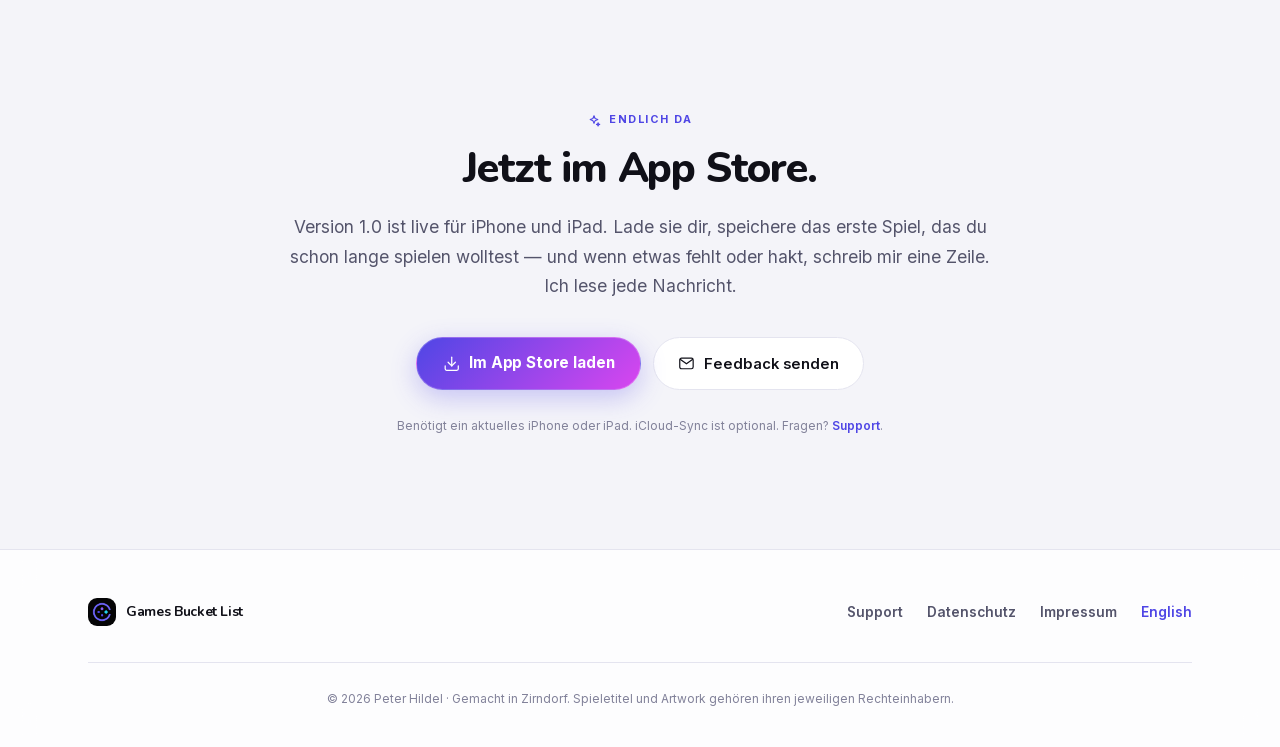
<file: index-de.html>
<!DOCTYPE html>
<html lang="de" class="no-js">
<head>
  <meta charset="UTF-8">
  <meta name="viewport" content="width=device-width, initial-scale=1.0">
  <title>Games Bucket List – Alle Spiele, die du irgendwann spielen willst.</title>
  <meta name="apple-itunes-app" content="app-id=6799535208">
  <meta name="description" content="Games Bucket List ist die App für iPhone und iPad für all die Spiele, die du irgendwann spielen willst. Aus jeder App speichern, Status verfolgen, Gespieltes bewerten – privat, offline nutzbar und optional über deine eigene iCloud synchronisiert.">
  <meta name="theme-color" content="#4F46E5">
  <link rel="alternate" hreflang="en" href="index.html">
  <link rel="alternate" hreflang="de" href="index-de.html">
  <link rel="alternate" hreflang="x-default" href="index.html">
  <meta property="og:type" content="website">
  <meta property="og:locale" content="de">
  <meta property="og:title" content="Games Bucket List – Alle Spiele, die du irgendwann spielen willst.">
  <meta property="og:description" content="Speichere Spiele, die du eines Tages erleben möchtest – bevor du sie wieder vergisst. Für iPhone und iPad.">
  <script>
    (function () {
      /* Sofort, noch vor dem ersten Paint: ohne das bleiben die .reveal-Blöcke
         unsichtbar, falls dieses Script nie läuft. */
      document.documentElement.classList.remove('no-js');
      const saved = localStorage.getItem('theme');
      if (saved === 'dark' || (!saved && window.matchMedia('(prefers-color-scheme: dark)').matches)) {
        document.documentElement.classList.add('dark');
      }
    })();
  </script>
  <link rel="icon" type="image/png" sizes="32x32" href="assets/icon/icon-32.png">
  <link rel="icon" type="image/png" sizes="192x192" href="assets/icon/icon-192.png">
  <link rel="apple-touch-icon" href="assets/icon/apple-touch-icon.png">
  <link rel="stylesheet" href="assets/fonts.css?v=1">
  <link rel="stylesheet" href="assets/landing.css?v=12">
  <link rel="stylesheet" href="assets/tailwind.css?v=1">
</head>
<body class="min-h-screen flex flex-col">
<!-- The app's ambient mesh: slow coloured light behind an opaque base. -->
<div class="ambient" aria-hidden="true"><i class="amb amb-1"></i><i class="amb amb-2"></i><i class="amb amb-3"></i><i class="amb amb-4"></i></div>


<svg class="gbl-icons" aria-hidden="true"><defs><symbol id="i-gamepad" viewBox="0 0 24 24"><path d="M6.5 11.5h3.5M8.25 9.75v3.5M15.5 12.2h.01M18 10.2h.01"/><path d="M17.3 5.5H6.7A4.7 4.7 0 0 0 2 10.2v3.6a3.9 3.9 0 0 0 6.5 2.9l.7-.6h5.6l.7.6a3.9 3.9 0 0 0 6.5-2.9v-3.6a4.7 4.7 0 0 0-4.7-4.7Z"/></symbol><symbol id="i-search" viewBox="0 0 24 24"><circle cx="11" cy="11" r="7.5"/><path d="m21 21-4.7-4.7"/></symbol><symbol id="i-share" viewBox="0 0 24 24"><path d="M12 15.5V3.5"/><path d="m8 7 4-3.5L16 7"/><path d="M5 13v6.5a1.5 1.5 0 0 0 1.5 1.5h11a1.5 1.5 0 0 0 1.5-1.5V13"/></symbol><symbol id="i-cloud" viewBox="0 0 24 24"><path d="M17.5 19.5a4.75 4.75 0 0 0 .3-9.5A7 7 0 1 0 5.5 16"/><path d="M6 19.5h11.5"/></symbol><symbol id="i-chart" viewBox="0 0 24 24"><path d="M12 20V9M18 20V4M6 20v-6"/></symbol><symbol id="i-star" viewBox="0 0 24 24"><path d="M12 2.6l2.9 5.9 6.5 1-4.7 4.6 1.1 6.5L12 17.5 6.2 20.6l1.1-6.5L2.6 9.5l6.5-1Z"/></symbol><symbol id="i-list" viewBox="0 0 24 24"><path d="M10.5 6.5h10M10.5 12h10M10.5 17.5h10"/><path d="m3 6.3 1.4 1.4L7 5.2M3 11.8l1.4 1.4L7 10.7M3 17.3l1.4 1.4L7 16.2"/></symbol><symbol id="i-sparkle" viewBox="0 0 24 24"><path d="M12 3l1.9 4.6L18.5 9.5l-4.6 1.9L12 16l-1.9-4.6L5.5 9.5l4.6-1.9Z"/><path d="M19 15l.8 2 2 .8-2 .8-.8 2-.8-2-2-.8 2-.8Z"/></symbol><symbol id="i-lock" viewBox="0 0 24 24"><rect x="3.5" y="10.5" width="17" height="11" rx="2.5"/><path d="M7.5 10.5V7a4.5 4.5 0 0 1 9 0v3.5"/></symbol><symbol id="i-shield" viewBox="0 0 24 24"><path d="M12 2.5 4 5.7v5.6c0 4.6 3.2 8.6 8 10.2 4.8-1.6 8-5.6 8-10.2V5.7Z"/><path d="m8.8 12 2.2 2.2 4.2-4.4"/></symbol><symbol id="i-moon" viewBox="0 0 24 24"><path d="M12 3a6 6 0 0 0 9 9 9 9 0 1 1-9-9Z"/></symbol><symbol id="i-sun" viewBox="0 0 24 24"><circle cx="12" cy="12" r="4"/><path d="M12 2v2M12 20v2M4.9 4.9l1.4 1.4M17.7 17.7l1.4 1.4M2 12h2M20 12h2M4.9 19.1l1.4-1.4M17.7 6.3l1.4-1.4"/></symbol><symbol id="i-plus" viewBox="0 0 24 24"><path d="M12 5.5v13M5.5 12h13"/></symbol><symbol id="i-check" viewBox="0 0 24 24"><path d="m4.5 12.5 5 5 10-11"/></symbol><symbol id="i-play" viewBox="0 0 24 24"><path d="M7 4.8v14.4a.8.8 0 0 0 1.2.7l11.4-7.2a.8.8 0 0 0 0-1.4L8.2 4.1A.8.8 0 0 0 7 4.8Z"/></symbol><symbol id="i-pause" viewBox="0 0 24 24"><rect x="6.5" y="4.5" width="4" height="15" rx="1.4"/><rect x="13.5" y="4.5" width="4" height="15" rx="1.4"/></symbol><symbol id="i-x" viewBox="0 0 24 24"><path d="M6 6l12 12M18 6 6 18"/></symbol><symbol id="i-bookmark" viewBox="0 0 24 24"><path d="M6 3.5h12a1 1 0 0 1 1 1v16l-7-4.6L5 20.5v-16a1 1 0 0 1 1-1Z"/></symbol><symbol id="i-smartphone" viewBox="0 0 24 24"><rect x="5" y="2" width="14" height="20" rx="2.5"/><path d="M12 18.5h.01"/></symbol><symbol id="i-tablet" viewBox="0 0 24 24"><rect x="3.5" y="2" width="17" height="20" rx="2.5"/><path d="M12 18.5h.01"/></symbol><symbol id="i-dice" viewBox="0 0 24 24"><rect x="3" y="3" width="18" height="18" rx="4"/><path d="M8.2 8.2h.01M15.8 8.2h.01M12 12h.01M8.2 15.8h.01M15.8 15.8h.01"/></symbol><symbol id="i-globe" viewBox="0 0 24 24"><circle cx="12" cy="12" r="9.5"/><path d="M2.6 12h18.8"/><path d="M12 2.5a14.5 14.5 0 0 1 0 19 14.5 14.5 0 0 1 0-19Z"/></symbol><symbol id="i-mail" viewBox="0 0 24 24"><rect x="2.5" y="4.5" width="19" height="15" rx="2.5"/><path d="m3.5 6.5 8.5 6 8.5-6"/></symbol><symbol id="i-arrow-right" viewBox="0 0 24 24"><path d="M4 12h15"/><path d="m13 6 6 6-6 6"/></symbol><symbol id="i-arrow-down" viewBox="0 0 24 24"><path d="M12 4.5v15"/><path d="m6 13.5 6 6 6-6"/></symbol><symbol id="i-palette" viewBox="0 0 24 24"><path d="M12 21.5a9.5 9.5 0 1 1 9.5-9.5c0 2-1.6 3.2-3.2 3.2h-1.9a2.1 2.1 0 0 0-1.5 3.6 1.9 1.9 0 0 1-1.4 2.7 9.7 9.7 0 0 1-1.5.1Z"/><path d="M7.5 11h.01M10 7.2h.01M14.5 7.2h.01"/></symbol><symbol id="i-grid" viewBox="0 0 24 24"><rect x="3" y="3" width="7.5" height="7.5" rx="1.8"/><rect x="13.5" y="3" width="7.5" height="7.5" rx="1.8"/><rect x="13.5" y="13.5" width="7.5" height="7.5" rx="1.8"/><rect x="3" y="13.5" width="7.5" height="7.5" rx="1.8"/></symbol><symbol id="i-layers" viewBox="0 0 24 24"><path d="m12 2.8 9 4.7-9 4.7-9-4.7Z"/><path d="m3 12.5 9 4.7 9-4.7"/><path d="m3 17.2 9 4.7 9-4.7"/></symbol><symbol id="i-home" viewBox="0 0 24 24"><path d="m3 10.2 9-7.2 9 7.2V20a2 2 0 0 1-2 2H5a2 2 0 0 1-2-2Z"/><path d="M9.2 22v-8h5.6v8"/></symbol><symbol id="i-settings" viewBox="0 0 24 24"><circle cx="12" cy="12" r="3.2"/><path d="M19.4 14.6a1.6 1.6 0 0 0 .3 1.8l.1.1a2 2 0 1 1-2.8 2.8l-.1-.1a1.6 1.6 0 0 0-2.7 1.1v.3a2 2 0 1 1-4 0v-.2a1.6 1.6 0 0 0-2.8-1.1l-.1.1a2 2 0 1 1-2.8-2.8l.1-.1a1.6 1.6 0 0 0-1.1-2.7h-.3a2 2 0 1 1 0-4h.2a1.6 1.6 0 0 0 1.1-2.8l-.1-.1a2 2 0 1 1 2.8-2.8l.1.1a1.6 1.6 0 0 0 1.8.3h.1a1.6 1.6 0 0 0 1-1.5v-.3a2 2 0 1 1 4 0v.2a1.6 1.6 0 0 0 2.7 1.1l.1-.1a2 2 0 1 1 2.8 2.8l-.1.1a1.6 1.6 0 0 0 1.1 2.7h.3a2 2 0 1 1 0 4h-.2a1.6 1.6 0 0 0-1.5 1Z"/></symbol><symbol id="i-filter" viewBox="0 0 24 24"><path d="M3.5 5.5h17l-6.6 7.8v5.9l-3.8 2v-7.9Z"/></symbol><symbol id="i-eye-off" viewBox="0 0 24 24"><path d="M10.6 6.2A9.7 9.7 0 0 1 12 6c5.5 0 9.5 6 9.5 6a17 17 0 0 1-3 3.6"/><path d="M6.6 7.6A17 17 0 0 0 2.5 12S6.5 18 12 18a9.6 9.6 0 0 0 4.1-.9"/><path d="M9.9 9.9a3 3 0 0 0 4.2 4.2"/><path d="m3 3 18 18"/></symbol><symbol id="i-download" viewBox="0 0 24 24"><path d="M21 15v4a2 2 0 0 1-2 2H5a2 2 0 0 1-2-2v-4"/><path d="m7 10 5 5 5-5"/><path d="M12 15V3"/></symbol><symbol id="i-clock" viewBox="0 0 24 24"><circle cx="12" cy="12" r="9.5"/><path d="M12 6.8V12l3.4 2"/></symbol><symbol id="i-wifi" viewBox="0 0 24 24"><path d="M2.5 8.5a14 14 0 0 1 19 0"/><path d="M6 12.2a9 9 0 0 1 12 0"/><path d="M9.4 15.8a4.2 4.2 0 0 1 5.2 0"/><path d="M12 19.2h.01"/></symbol><symbol id="i-battery" viewBox="0 0 24 24"><rect x="2" y="7.5" width="17" height="9" rx="2.6"/><path d="M21.5 11v2"/><rect x="4" y="9.5" width="12" height="5" rx="1.2" fill="currentColor" stroke="none"/></symbol><symbol id="i-heart" viewBox="0 0 24 24"><path d="M20.8 5.1a5.4 5.4 0 0 0-7.7 0L12 6.2l-1.1-1.1a5.4 5.4 0 1 0-7.7 7.7l8.8 8.7 8.8-8.7a5.4 5.4 0 0 0 0-7.7Z"/></symbol><symbol id="i-note" viewBox="0 0 24 24"><path d="M5 3.5h9.5L19 8v12.5a1 1 0 0 1-1 1H5a1 1 0 0 1-1-1v-16a1 1 0 0 1 1-1Z"/><path d="M14 3.6V8h4.6"/><path d="M8 13h8M8 17h5"/></symbol><symbol id="i-offline" viewBox="0 0 24 24"><path d="M17.5 19.5a4.75 4.75 0 0 0 .3-9.5 7 7 0 0 0-9.6-5"/><path d="M5.4 7.6A7 7 0 0 0 5.5 16"/><path d="M6 19.5h11.5"/><path d="m3 3 18 18"/></symbol><symbol id="i-trophy" viewBox="0 0 24 24"><path d="M7 4.5h10v5a5 5 0 0 1-10 0Z"/><path d="M7 6H4.5v1.5A3.5 3.5 0 0 0 8 11M17 6h2.5v1.5A3.5 3.5 0 0 1 16 11"/><path d="M12 14.5v3M8.5 20.5h7l-.6-3h-5.8Z"/></symbol><symbol id="i-archive" viewBox="0 0 24 24"><rect x="3" y="4" width="18" height="4.5" rx="1.6"/><path d="M4.8 8.5h14.4v10a2 2 0 0 1-2 2H6.8a2 2 0 0 1-2-2Z"/><path d="M10 13h4"/></symbol><symbol id="i-chevron-right" viewBox="0 0 24 24"><path d="m9.5 5.5 7 6.5-7 6.5"/></symbol><symbol id="i-check-circle" viewBox="0 0 24 24"><circle cx="12" cy="12" r="9.5"/><path d="m7.8 12.3 2.9 2.9 5.5-6"/></symbol><symbol id="i-pie" viewBox="0 0 24 24"><path d="M12 3a9 9 0 1 0 9 9h-9Z"/><path d="M14.5 2.6A9 9 0 0 1 21.4 9.5h-6.9Z"/></symbol><symbol id="i-books" viewBox="0 0 24 24"><rect x="3.5" y="4" width="4" height="16" rx="1.2"/><rect x="9.5" y="4" width="4" height="16" rx="1.2"/><path d="m16.2 5.4 3.2-.8 2.1 14.4-3.4.9Z"/></symbol><symbol id="i-puzzle" viewBox="0 0 24 24"><path d="M9.5 3.5a2 2 0 0 1 4 0c0 .7-.4 1.1-.4 1.6 0 .5.4.9.9.9h2.7a1 1 0 0 1 1 1v2.7c0 .5.4.9.9.9.5 0 .9-.4 1.6-.4a2 2 0 0 1 0 4c-.7 0-1.1-.4-1.6-.4-.5 0-.9.4-.9.9v3.7a1 1 0 0 1-1 1h-3.7c-.5 0-.9-.4-.9-.9 0-.5.4-.9.4-1.6a2 2 0 0 0-4 0c0 .7.4 1.1.4 1.6 0 .5-.4.9-.9.9H4.5a1 1 0 0 1-1-1V7a1 1 0 0 1 1-1h4.1c.5 0 .9-.4.9-.9 0-.5-.4-.9-.4-1.6Z"/></symbol><symbol id="i-mountain" viewBox="0 0 24 24"><path d="m2.5 19.5 6-9.5 4.2 6.6"/><path d="m9.8 19.5 5.4-8.5 6.3 8.5Z"/></symbol><symbol id="i-sort" viewBox="0 0 24 24"><path d="M7.5 4.5v15M7.5 4.5 4 8M7.5 4.5 11 8"/><path d="M16.5 19.5v-15M16.5 19.5 13 16M16.5 19.5 20 16"/></symbol><symbol id="i-signal" viewBox="0 0 24 24"><path d="M3 18v-3M9 18v-7M15 18v-11M21 18V4" stroke-width="2.6"/></symbol><symbol id="i-user" viewBox="0 0 24 24"><circle cx="12" cy="8" r="4"/><path d="M4.5 20.5a7.5 7.5 0 0 1 15 0"/></symbol><symbol id="i-sparkle-search" viewBox="0 0 24 24"><circle cx="10.5" cy="10.5" r="6.5"/><path d="m20 20-4.2-4.2"/><path d="M10.5 7.3l.9 2.3 2.3.9-2.3.9-.9 2.3-.9-2.3-2.3-.9 2.3-.9Z"/></symbol></defs></svg>
<svg class="gbl-defs" aria-hidden="true"><defs><linearGradient id="kblBand" x1="0" y1="0" x2="258" y2="526.53" gradientUnits="userSpaceOnUse"><stop offset="0" stop-color="#f4f6f8"/><stop offset=".14" stop-color="#c2c7cd"/><stop offset=".34" stop-color="#8e959d"/><stop offset=".56" stop-color="#40454c"/><stop offset=".78" stop-color="#8e959d"/><stop offset=".92" stop-color="#c2c7cd"/><stop offset="1" stop-color="#8e959d"/></linearGradient><linearGradient id="kblBtn" x1="0" y1="0" x2="258" y2="526.53" gradientUnits="userSpaceOnUse"><stop offset="0" stop-color="#f4f6f8"/><stop offset=".4" stop-color="#8e959d"/><stop offset=".75" stop-color="#40454c"/><stop offset="1" stop-color="#8e959d"/></linearGradient><linearGradient id="kblEdge" x1="0" y1="0" x2="258" y2="526.53" gradientUnits="userSpaceOnUse"><stop offset="0" stop-color="rgba(255,255,255,.65)"/><stop offset=".18" stop-color="rgba(255,255,255,.16)"/><stop offset=".55" stop-color="rgba(255,255,255,.04)"/><stop offset=".86" stop-color="rgba(255,255,255,.22)"/><stop offset="1" stop-color="rgba(255,255,255,.36)"/></linearGradient><linearGradient id="kblBezel" x1="0" y1="0" x2="1" y2="1"><stop offset="0" stop-color="#1b1d22"/><stop offset=".32" stop-color="#020305"/><stop offset=".76" stop-color="#090a0d"/><stop offset="1" stop-color="#2b2d32"/></linearGradient><linearGradient id="kblIsland" x1="0" y1="0" x2="0" y2="1"><stop offset="0" stop-color="#0d0e11"/><stop offset=".35" stop-color="#010102"/><stop offset="1" stop-color="#07080a"/></linearGradient><radialGradient id="kblLens" cx=".38" cy=".34" r=".85"><stop offset="0" stop-color="#12233a"/><stop offset=".45" stop-color="#081019"/><stop offset="1" stop-color="#03060a"/></radialGradient></defs></svg>

<!-- ══ NAV ══ -->
<!-- Sentinel: solange er sichtbar ist, liegt kein Inhalt unter der Leiste. -->
<div id="nav-top" aria-hidden="true"></div>
<nav class="nav-blur sticky top-0 z-50">
  <div class="max-w-6xl mx-auto px-6 h-16 flex items-center justify-between">
    <a href="index-de.html" class="nav-brand flex items-center gap-2.5">
      <img class="w-8 h-8 rounded-[10px]" src="assets/icon/icon-96.png" width="32" height="32" alt="">
      <span class="font-bold tracking-tight whitespace-nowrap text-[15px] sm:text-base" style="font-family:Nunito,sans-serif">Games Bucket List</span>
    </a>
    <div class="flex items-center gap-2 sm:gap-5">
      <a href="#how" class="nav-link hidden md:inline">So funktioniert's</a>
      <a href="#features" class="nav-link hidden md:inline">Funktionen</a>
      <a href="#privacy" class="nav-link hidden md:inline">Datenschutz</a>
      <button id="theme-toggle" class="icon-btn" aria-label="Dunkelmodus umschalten">
        <svg class="ico" id="theme-icon" aria-hidden="true"><use href="#i-moon"/></svg>
      </button>
      <a href="index.html" class="nav-link" hreflang="en">EN</a>
      <a href="https://apps.apple.com/de/app/games-bucket-list/id6799535208" target="_blank" rel="noopener" class="btn-nav">
        <svg class="ico" aria-hidden="true"><use href="#i-download"/></svg><span class="hidden sm:inline">App Store</span><span class="sm:hidden">Laden</span>
      </a>
    </div>
  </div>
</nav>

<main class="flex-1">

  <!-- ══ HERO ══ -->
  <header class="relative overflow-hidden">

    <div class="max-w-6xl mx-auto px-6 pt-14 pb-16 sm:pt-20 sm:pb-24 grid lg:grid-cols-[1.05fr_.95fr] gap-14 items-center relative">
      <div>
        <p class="eyebrow flex items-center gap-2 mb-5">
          <svg class="ico ico-eyebrow" aria-hidden="true"><use href="#i-sparkle"/></svg>
          iPhone &amp; iPad · Jetzt im App Store
        </p>
        <h1 class="display mb-6">
          Die Spiele, die du<br>irgendwann <span class="grad-text">spielst.</span>
        </h1>
        <p class="body-lg max-w-xl mb-9">
          Du siehst einen Trailer, jemand schwärmt dir etwas vor, ein Sale blitzt vorbei — drei Wochen später ist es weg.
          Games Bucket List sammelt sie alle in einer Bibliothek: gefunden, sortiert und gemerkt,
          <em class="not-italic font-semibold" style="color:var(--text-pri)">bevor du sie wieder vergisst.</em>
        </p>
        <div class="flex flex-wrap gap-3 mb-8">
          <a href="https://apps.apple.com/de/app/games-bucket-list/id6799535208" target="_blank" rel="noopener" class="btn-primary">
            <svg class="ico" aria-hidden="true"><use href="#i-download"/></svg> Im App Store laden
          </a>
          <a href="#how" class="btn-outline">
            <svg class="ico" aria-hidden="true"><use href="#i-arrow-down"/></svg> So funktioniert's
          </a>
        </div>
        <div class="flex flex-wrap gap-2.5">
          <span class="pbadge"><svg class="ico" aria-hidden="true"><use href="#i-smartphone"/></svg> iPhone</span>
          <span class="pbadge"><svg class="ico" aria-hidden="true"><use href="#i-tablet"/></svg> iPad</span>
          <span class="pbadge"><svg class="ico" aria-hidden="true"><use href="#i-cloud"/></svg> iCloud-Sync</span>
          <span class="pbadge"><svg class="ico" aria-hidden="true"><use href="#i-globe"/></svg> Deutsch &amp; Englisch</span>
        </div>
      </div>

      <!-- Hero-Phone -->
      <div class="hero-stage flex justify-center lg:justify-end">
        <div class="hero-float">
          <div class="hero-phone-3d">
            <div class="device-phone" style="width:min(262px,66vw);--screen-r:20px">
              <svg class="dev-back" viewBox="0 0 258 526.53" preserveAspectRatio="none" aria-hidden="true"><rect x="257.32" y="105.31" width="2" height="46.44" rx="1" fill="url(#kblBtn)" stroke="rgba(0,0,0,.45)" stroke-width="0.46"/><rect x="257.71" y="105.69" width="1.23" height="45.67" rx="1" fill="none" stroke="#f4f6f8" stroke-opacity=".4" stroke-width="0.43"/><rect x="-1.32" y="84.24" width="2" height="19.35" rx="1" fill="url(#kblBtn)" stroke="rgba(0,0,0,.45)" stroke-width="0.46"/><rect x="-0.93" y="84.63" width="1.23" height="18.58" rx="1" fill="none" stroke="#f4f6f8" stroke-opacity=".4" stroke-width="0.43"/><rect x="-1.32" y="139.53" width="2" height="33.54" rx="1" fill="url(#kblBtn)" stroke="rgba(0,0,0,.45)" stroke-width="0.46"/><rect x="-0.93" y="139.92" width="1.23" height="32.77" rx="1" fill="none" stroke="#f4f6f8" stroke-opacity=".4" stroke-width="0.43"/><rect x="-1.32" y="189.55" width="2" height="33.54" rx="1" fill="url(#kblBtn)" stroke="rgba(0,0,0,.45)" stroke-width="0.46"/><rect x="-0.93" y="189.94" width="1.23" height="32.77" rx="1" fill="none" stroke="#f4f6f8" stroke-opacity=".4" stroke-width="0.43"/><rect x="257.32" y="315.92" width="2" height="21.93" rx="1" fill="url(#kblBtn)" stroke="rgba(0,0,0,.45)" stroke-width="0.46"/><rect x="257.71" y="316.31" width="1.23" height="21.16" rx="1" fill="none" stroke="#f4f6f8" stroke-opacity=".4" stroke-width="0.43"/><rect x="0" y="0" width="258" height="526.53" rx="29.22" fill="url(#kblBand)"/><rect x="0" y="44.76" width="6.06" height="1" fill="rgba(0,0,0,.34)"/><rect x="0" y="45.76" width="6.06" height="0.7" fill="rgba(255,255,255,.14)"/><rect x="251.94" y="44.76" width="6.06" height="1" fill="rgba(0,0,0,.34)"/><rect x="251.94" y="45.76" width="6.06" height="0.7" fill="rgba(255,255,255,.14)"/><rect x="0" y="481.78" width="6.06" height="1" fill="rgba(0,0,0,.34)"/><rect x="0" y="482.78" width="6.06" height="0.7" fill="rgba(255,255,255,.14)"/><rect x="251.94" y="481.78" width="6.06" height="1" fill="rgba(0,0,0,.34)"/><rect x="251.94" y="482.78" width="6.06" height="0.7" fill="rgba(255,255,255,.14)"/><rect x="0.72" y="0.72" width="256.56" height="525.09" rx="28.76" fill="none" stroke="url(#kblEdge)" stroke-width="1.44"/><rect x="2.12" y="2.12" width="253.77" height="522.3" rx="27.73" fill="none" stroke="rgba(0,0,0,.72)" stroke-width="1.29"/><rect x="7.37" y="7.37" width="243.26" height="511.79" rx="23.17" fill="#04050a"/></svg>
              <div class="dev-screen">
                <img class="dev-shot" src="assets/screens/home.webp" width="720" height="1566" alt="Startbildschirm von Games Bucket List: Übersicht und zuletzt hinzugefügte Spiele" decoding="async">
              </div>
              <svg class="dev-front" viewBox="0 0 258 526.53" preserveAspectRatio="none" aria-hidden="true"><rect x="12.52" y="12.52" width="232.96" height="501.49" rx="20.55" fill="none" stroke="url(#kblBezel)" stroke-width="0.93"/><rect x="13.71" y="13.71" width="230.59" height="499.12" rx="19.82" fill="none" stroke="rgba(255,255,255,.16)" stroke-width="0.77"/><rect x="96.1" y="19.36" width="65.79" height="17.54" rx="8.77" fill="url(#kblIsland)" stroke="rgba(255,255,255,.055)" stroke-width="0.5"/><circle cx="147.42" cy="28.13" r="3.51" fill="url(#kblLens)" stroke="rgba(255,255,255,.09)" stroke-width="0.35"/><circle cx="147.42" cy="28.13" r="1.96" fill="#0a1624"/><circle cx="146.65" cy="27.21" r="0.77" fill="rgba(103,166,214,.5)"/><circle cx="148.4" cy="28.97" r="0.35" fill="rgba(255,255,255,.2)"/><circle cx="111.89" cy="28.13" r="1.4" fill="rgba(10,14,20,.9)" stroke="rgba(255,255,255,.03)" stroke-width="0.28"/></svg>
            </div>
          </div>
        </div>
      </div>
    </div>
  </header>

  <!-- ══ SO FUNKTIONIERT'S ══ -->
  <section id="how" class="section band-soft">
    <div class="max-w-6xl mx-auto px-6">
      <div class="max-w-2xl mb-14">
        <p class="eyebrow flex items-center gap-2 mb-4 reveal">
          <svg class="ico ico-eyebrow" aria-hidden="true"><use href="#i-layers"/></svg> So funktioniert's
        </p>
        <h2 class="headline mb-5 reveal d1">Von „das spiel ich mal“ zu „das spiel ich jetzt“.</h2>
        <p class="body-lg reveal d2">Drei Schritte — und keiner davon heißt „Konto anlegen“.</p>
      </div>

      <div class="grid md:grid-cols-3 gap-6">
        <div class="card p-7 reveal d1">
          <div class="flex items-center gap-3 mb-5">
            <span class="step-num">1</span>
            <svg class="ico ico-step" style="color:var(--accent)" aria-hidden="true"><use href="#i-share"/></svg>
          </div>
          <h3 class="title3 mb-2.5">Überall wegspeichern</h3>
          <p class="text-sm leading-relaxed" style="color:var(--text-sec)">
            Teile einen Link oder ein Stück Text aus Safari, einer Video-App oder dem Gruppenchat direkt in deine
            Bibliothek — das Teilen-Menü macht den Rest. Lieber tippen? Durchsuche den eingebauten Spielekatalog nach dem Titel.
          </p>
        </div>
        <div class="card p-7 reveal d2">
          <div class="flex items-center gap-3 mb-5">
            <span class="step-num">2</span>
            <svg class="ico ico-step" style="color:var(--spark)" aria-hidden="true"><use href="#i-filter"/></svg>
          </div>
          <h3 class="title3 mb-2.5">Sortieren, wie du willst</h3>
          <p class="text-sm leading-relaxed" style="color:var(--text-sec)">
            Geplant, Wird gespielt, Abgeschlossen, Pausiert oder Abgebrochen. Dazu eine Bewertung von eins bis fünf,
            eine Notiz für später und Listen für Koop-Abende, den Urlaub oder deine ewigen Favoriten.
          </p>
        </div>
        <div class="card p-7 reveal d3">
          <div class="flex items-center gap-3 mb-5">
            <span class="step-num">3</span>
            <svg class="ico ico-step" style="color:var(--disco)" aria-hidden="true"><use href="#i-chart"/></svg>
          </div>
          <h3 class="title3 mb-2.5">Das große Ganze sehen</h3>
          <p class="text-sm leading-relaxed" style="color:var(--text-sec)">
            Insights macht aus deiner Bibliothek ein Bild: wie ausgewogen dein Backlog ist, welche Genres und
            Plattformen du wirklich spielst und wie du bewertest, was du durchspielst.
          </p>
        </div>
      </div>
    </div>
  </section>

  <!-- ══ FUNKTIONEN ══ -->
  <section id="features" class="section">
    <div class="max-w-6xl mx-auto px-6">
      <div class="max-w-2xl mb-14">
        <p class="eyebrow flex items-center gap-2 mb-4 reveal">
          <svg class="ico ico-eyebrow" aria-hidden="true"><use href="#i-gamepad"/></svg> Funktionen
        </p>
        <h2 class="headline mb-5 reveal d1">Gebaut für ein Backlog, das immer weiter wächst.</h2>
        <p class="body-lg reveal d2">Alles hier steckt in Version 1.0 — keine Zusatzpakete, kein Verkaufsgespräch mitten im Satz.</p>
      </div>

      <div class="grid sm:grid-cols-2 lg:grid-cols-3 gap-6">
        <div class="card p-7 reveal d1">
          <div class="feat-icon mb-5"><svg class="ico ico-feat" aria-hidden="true"><use href="#i-search"/></svg></div>
          <h3 class="title3 mb-2.5">Ein Katalog, der mitdenkt</h3>
          <p class="text-sm leading-relaxed" style="color:var(--text-sec)">
            Tippe einen Titel — der Katalog ergänzt Plattform, Genre, Erscheinungsjahr und Cover.
            Gibt es mehrere Editionen, wählst du die richtige selbst aus.
          </p>
        </div>
        <div class="card p-7 reveal d2">
          <div class="feat-icon spark mb-5"><svg class="ico ico-feat" aria-hidden="true"><use href="#i-share"/></svg></div>
          <h3 class="title3 mb-2.5">Aus jeder App speichern</h3>
          <p class="text-sm leading-relaxed" style="color:var(--text-sec)">
            Die Share Extension macht aus einem Link oder einem Textschnipsel mit einem Tipp einen Bibliothekseintrag.
            Die Quelle bleibt verknüpft — du kommst immer dorthin zurück, wo du es gefunden hast.
          </p>
        </div>
        <div class="card p-7 reveal d3">
          <div class="feat-icon disco mb-5"><svg class="ico ico-feat" aria-hidden="true"><use href="#i-play"/></svg></div>
          <h3 class="title3 mb-2.5">Fünf ehrliche Status</h3>
          <p class="text-sm leading-relaxed" style="color:var(--text-sec)">
            Geplant, Wird gespielt, Abgeschlossen, Pausiert, Abgebrochen. Denn „nach zwei Stunden abgebrochen“
            gehört genauso in die Bibliothek.
          </p>
        </div>
        <div class="card p-7 reveal d1">
          <div class="feat-icon mb-5"><svg class="ico ico-feat" aria-hidden="true"><use href="#i-star"/></svg></div>
          <h3 class="title3 mb-2.5">Bewertungen und Notizen</h3>
          <p class="text-sm leading-relaxed" style="color:var(--text-sec)">
            Tippe auf einen Stern für deine Bewertung von eins bis fünf und schreib auf, was hängen geblieben ist —
            das Ende, der Soundtrack, die Person, die es dir aufgeschwatzt hat.
          </p>
        </div>
        <div class="card p-7 reveal d2">
          <div class="feat-icon spark mb-5"><svg class="ico ico-feat" aria-hidden="true"><use href="#i-list"/></svg></div>
          <h3 class="title3 mb-2.5">Listen für jeden Anlass</h3>
          <p class="text-sm leading-relaxed" style="color:var(--text-sec)">
            Gruppiere Spiele für Koop-Abende, Reisen, Favoriten oder was auch immer kommt — jede Liste mit eigener
            Farbe und eigenem Symbol. Ein Spiel darf in mehreren Listen liegen.
          </p>
        </div>
        <div class="card p-7 reveal d3">
          <div class="feat-icon disco mb-5"><svg class="ico ico-feat" aria-hidden="true"><use href="#i-chart"/></svg></div>
          <h3 class="title3 mb-2.5">Insights statt Hausaufgaben</h3>
          <p class="text-sm leading-relaxed" style="color:var(--text-sec)">
            Ring- oder Balkendiagramm deiner Bibliothek, deine häufigsten Genres und Plattformen und deine
            Durchschnittsbewertung. Alles aus dem, was ohnehin schon drinsteht.
          </p>
        </div>
        <div class="card p-7 reveal d1">
          <div class="feat-icon mb-5"><svg class="ico ico-feat" aria-hidden="true"><use href="#i-dice"/></svg></div>
          <h3 class="title3 mb-2.5">Keine Lust zu entscheiden?</h3>
          <p class="text-sm leading-relaxed" style="color:var(--text-sec)">
            „Zufälliges Spiel“ zieht einen Eintrag aus deiner Liste und legt ihn dir hin.
            Abend gerettet, ganz ohne Scrollen.
          </p>
        </div>
        <div class="card p-7 reveal d2">
          <div class="feat-icon spark mb-5"><svg class="ico ico-feat" aria-hidden="true"><use href="#i-cloud"/></svg></div>
          <h3 class="title3 mb-2.5">Deine iCloud, deine Bibliothek</h3>
          <p class="text-sm leading-relaxed" style="color:var(--text-sec)">
            Die Bibliothek liegt auf deinem Gerät. Mit Pro schaltest du die iCloud-Synchronisierung ein, und sie
            wandert über deinen eigenen iCloud-Account auf deine anderen Geräte. Keine iCloud oder kein Netz? Läuft
            lokal einfach weiter.
          </p>
        </div>
        <div class="card p-7 reveal d3">
          <div class="feat-icon disco mb-5"><svg class="ico ico-feat" aria-hidden="true"><use href="#i-palette"/></svg></div>
          <h3 class="title3 mb-2.5">Mach sie dir passend</h3>
          <p class="text-sm leading-relaxed" style="color:var(--text-sec)">
            Kacheln oder Karussell, hell oder dunkel, Deutsch oder Englisch. Dazu dein Name und ein Avatar —
            ein Foto oder einer, den du auf unterstützten Geräten mit Image Playground erstellst.
          </p>
        </div>
      </div>
    </div>
  </section>

  <!-- ══ SCREENS ══ -->
  <section id="screens" class="section band-soft alt">
    <div class="max-w-6xl mx-auto px-6">
      <div class="max-w-2xl mb-14">
        <p class="eyebrow flex items-center gap-2 mb-4 reveal">
          <svg class="ico ico-eyebrow" aria-hidden="true"><use href="#i-smartphone"/></svg> Ein Blick hinein
        </p>
        <h2 class="headline mb-5 reveal d1">Vertraut, wo es zählt. Ruhig überall sonst.</h2>
        <p class="body-lg reveal d2">Natives SwiftUI, hell und dunkel — und ein langsames Farbspiel, das aus dem Cover entsteht, das gerade auf dem Bildschirm ist. Deine Cover geben die Stimmung vor, die App hält sich zurück.</p>
      </div>

      <div class="grid sm:grid-cols-3 gap-10 sm:gap-6 justify-items-center">

        <!-- Bibliothek -->
        <div class="reveal d1 w-full flex flex-col items-center">
          <div class="device-phone" style="width:min(232px,74vw);--screen-r:17px">
            <svg class="dev-back" viewBox="0 0 258 526.53" preserveAspectRatio="none" aria-hidden="true"><rect x="257.32" y="105.31" width="2" height="46.44" rx="1" fill="url(#kblBtn)" stroke="rgba(0,0,0,.45)" stroke-width="0.46"/><rect x="257.71" y="105.69" width="1.23" height="45.67" rx="1" fill="none" stroke="#f4f6f8" stroke-opacity=".4" stroke-width="0.43"/><rect x="-1.32" y="84.24" width="2" height="19.35" rx="1" fill="url(#kblBtn)" stroke="rgba(0,0,0,.45)" stroke-width="0.46"/><rect x="-0.93" y="84.63" width="1.23" height="18.58" rx="1" fill="none" stroke="#f4f6f8" stroke-opacity=".4" stroke-width="0.43"/><rect x="-1.32" y="139.53" width="2" height="33.54" rx="1" fill="url(#kblBtn)" stroke="rgba(0,0,0,.45)" stroke-width="0.46"/><rect x="-0.93" y="139.92" width="1.23" height="32.77" rx="1" fill="none" stroke="#f4f6f8" stroke-opacity=".4" stroke-width="0.43"/><rect x="-1.32" y="189.55" width="2" height="33.54" rx="1" fill="url(#kblBtn)" stroke="rgba(0,0,0,.45)" stroke-width="0.46"/><rect x="-0.93" y="189.94" width="1.23" height="32.77" rx="1" fill="none" stroke="#f4f6f8" stroke-opacity=".4" stroke-width="0.43"/><rect x="257.32" y="315.92" width="2" height="21.93" rx="1" fill="url(#kblBtn)" stroke="rgba(0,0,0,.45)" stroke-width="0.46"/><rect x="257.71" y="316.31" width="1.23" height="21.16" rx="1" fill="none" stroke="#f4f6f8" stroke-opacity=".4" stroke-width="0.43"/><rect x="0" y="0" width="258" height="526.53" rx="29.22" fill="url(#kblBand)"/><rect x="0" y="44.76" width="6.06" height="1" fill="rgba(0,0,0,.34)"/><rect x="0" y="45.76" width="6.06" height="0.7" fill="rgba(255,255,255,.14)"/><rect x="251.94" y="44.76" width="6.06" height="1" fill="rgba(0,0,0,.34)"/><rect x="251.94" y="45.76" width="6.06" height="0.7" fill="rgba(255,255,255,.14)"/><rect x="0" y="481.78" width="6.06" height="1" fill="rgba(0,0,0,.34)"/><rect x="0" y="482.78" width="6.06" height="0.7" fill="rgba(255,255,255,.14)"/><rect x="251.94" y="481.78" width="6.06" height="1" fill="rgba(0,0,0,.34)"/><rect x="251.94" y="482.78" width="6.06" height="0.7" fill="rgba(255,255,255,.14)"/><rect x="0.72" y="0.72" width="256.56" height="525.09" rx="28.76" fill="none" stroke="url(#kblEdge)" stroke-width="1.44"/><rect x="2.12" y="2.12" width="253.77" height="522.3" rx="27.73" fill="none" stroke="rgba(0,0,0,.72)" stroke-width="1.29"/><rect x="7.37" y="7.37" width="243.26" height="511.79" rx="23.17" fill="#04050a"/></svg>
            <div class="dev-screen">
              <img class="dev-shot" src="assets/screens/library.webp" width="720" height="1566" alt="Bibliothek als Cover-Karussell, nach Status gefiltert" loading="lazy" decoding="async">
            </div>
            <svg class="dev-front" viewBox="0 0 258 526.53" preserveAspectRatio="none" aria-hidden="true"><rect x="12.52" y="12.52" width="232.96" height="501.49" rx="20.55" fill="none" stroke="url(#kblBezel)" stroke-width="0.93"/><rect x="13.71" y="13.71" width="230.59" height="499.12" rx="19.82" fill="none" stroke="rgba(255,255,255,.16)" stroke-width="0.77"/><rect x="96.1" y="19.36" width="65.79" height="17.54" rx="8.77" fill="url(#kblIsland)" stroke="rgba(255,255,255,.055)" stroke-width="0.5"/><circle cx="147.42" cy="28.13" r="3.51" fill="url(#kblLens)" stroke="rgba(255,255,255,.09)" stroke-width="0.35"/><circle cx="147.42" cy="28.13" r="1.96" fill="#0a1624"/><circle cx="146.65" cy="27.21" r="0.77" fill="rgba(103,166,214,.5)"/><circle cx="148.4" cy="28.97" r="0.35" fill="rgba(255,255,255,.2)"/><circle cx="111.89" cy="28.13" r="1.4" fill="rgba(10,14,20,.9)" stroke="rgba(255,255,255,.03)" stroke-width="0.28"/></svg>
          </div>
          <p class="dev-label"><svg class="ico" aria-hidden="true"><use href="#i-grid"/></svg> Bibliothek — Kacheln oder Karussell</p>
        </div>

        <!-- Insights -->
        <div class="reveal d2 w-full flex flex-col items-center">
          <div class="device-phone" style="width:min(232px,74vw);--screen-r:17px">
            <svg class="dev-back" viewBox="0 0 258 526.53" preserveAspectRatio="none" aria-hidden="true"><rect x="257.32" y="105.31" width="2" height="46.44" rx="1" fill="url(#kblBtn)" stroke="rgba(0,0,0,.45)" stroke-width="0.46"/><rect x="257.71" y="105.69" width="1.23" height="45.67" rx="1" fill="none" stroke="#f4f6f8" stroke-opacity=".4" stroke-width="0.43"/><rect x="-1.32" y="84.24" width="2" height="19.35" rx="1" fill="url(#kblBtn)" stroke="rgba(0,0,0,.45)" stroke-width="0.46"/><rect x="-0.93" y="84.63" width="1.23" height="18.58" rx="1" fill="none" stroke="#f4f6f8" stroke-opacity=".4" stroke-width="0.43"/><rect x="-1.32" y="139.53" width="2" height="33.54" rx="1" fill="url(#kblBtn)" stroke="rgba(0,0,0,.45)" stroke-width="0.46"/><rect x="-0.93" y="139.92" width="1.23" height="32.77" rx="1" fill="none" stroke="#f4f6f8" stroke-opacity=".4" stroke-width="0.43"/><rect x="-1.32" y="189.55" width="2" height="33.54" rx="1" fill="url(#kblBtn)" stroke="rgba(0,0,0,.45)" stroke-width="0.46"/><rect x="-0.93" y="189.94" width="1.23" height="32.77" rx="1" fill="none" stroke="#f4f6f8" stroke-opacity=".4" stroke-width="0.43"/><rect x="257.32" y="315.92" width="2" height="21.93" rx="1" fill="url(#kblBtn)" stroke="rgba(0,0,0,.45)" stroke-width="0.46"/><rect x="257.71" y="316.31" width="1.23" height="21.16" rx="1" fill="none" stroke="#f4f6f8" stroke-opacity=".4" stroke-width="0.43"/><rect x="0" y="0" width="258" height="526.53" rx="29.22" fill="url(#kblBand)"/><rect x="0" y="44.76" width="6.06" height="1" fill="rgba(0,0,0,.34)"/><rect x="0" y="45.76" width="6.06" height="0.7" fill="rgba(255,255,255,.14)"/><rect x="251.94" y="44.76" width="6.06" height="1" fill="rgba(0,0,0,.34)"/><rect x="251.94" y="45.76" width="6.06" height="0.7" fill="rgba(255,255,255,.14)"/><rect x="0" y="481.78" width="6.06" height="1" fill="rgba(0,0,0,.34)"/><rect x="0" y="482.78" width="6.06" height="0.7" fill="rgba(255,255,255,.14)"/><rect x="251.94" y="481.78" width="6.06" height="1" fill="rgba(0,0,0,.34)"/><rect x="251.94" y="482.78" width="6.06" height="0.7" fill="rgba(255,255,255,.14)"/><rect x="0.72" y="0.72" width="256.56" height="525.09" rx="28.76" fill="none" stroke="url(#kblEdge)" stroke-width="1.44"/><rect x="2.12" y="2.12" width="253.77" height="522.3" rx="27.73" fill="none" stroke="rgba(0,0,0,.72)" stroke-width="1.29"/><rect x="7.37" y="7.37" width="243.26" height="511.79" rx="23.17" fill="#04050a"/></svg>
            <div class="dev-screen">
              <img class="dev-shot" src="assets/screens/insights.webp" width="720" height="1566" alt="Insights: Bibliotheksbilanz als Ring und Top-Genres" loading="lazy" decoding="async">
            </div>
            <svg class="dev-front" viewBox="0 0 258 526.53" preserveAspectRatio="none" aria-hidden="true"><rect x="12.52" y="12.52" width="232.96" height="501.49" rx="20.55" fill="none" stroke="url(#kblBezel)" stroke-width="0.93"/><rect x="13.71" y="13.71" width="230.59" height="499.12" rx="19.82" fill="none" stroke="rgba(255,255,255,.16)" stroke-width="0.77"/><rect x="96.1" y="19.36" width="65.79" height="17.54" rx="8.77" fill="url(#kblIsland)" stroke="rgba(255,255,255,.055)" stroke-width="0.5"/><circle cx="147.42" cy="28.13" r="3.51" fill="url(#kblLens)" stroke="rgba(255,255,255,.09)" stroke-width="0.35"/><circle cx="147.42" cy="28.13" r="1.96" fill="#0a1624"/><circle cx="146.65" cy="27.21" r="0.77" fill="rgba(103,166,214,.5)"/><circle cx="148.4" cy="28.97" r="0.35" fill="rgba(255,255,255,.2)"/><circle cx="111.89" cy="28.13" r="1.4" fill="rgba(10,14,20,.9)" stroke="rgba(255,255,255,.03)" stroke-width="0.28"/></svg>
          </div>
          <p class="dev-label"><svg class="ico" aria-hidden="true"><use href="#i-chart"/></svg> Insights — Ring oder Balken</p>
        </div>

        <!-- Katalogsuche -->
        <div class="reveal d3 w-full flex flex-col items-center">
          <div class="device-phone" style="width:min(232px,74vw);--screen-r:17px">
            <svg class="dev-back" viewBox="0 0 258 526.53" preserveAspectRatio="none" aria-hidden="true"><rect x="257.32" y="105.31" width="2" height="46.44" rx="1" fill="url(#kblBtn)" stroke="rgba(0,0,0,.45)" stroke-width="0.46"/><rect x="257.71" y="105.69" width="1.23" height="45.67" rx="1" fill="none" stroke="#f4f6f8" stroke-opacity=".4" stroke-width="0.43"/><rect x="-1.32" y="84.24" width="2" height="19.35" rx="1" fill="url(#kblBtn)" stroke="rgba(0,0,0,.45)" stroke-width="0.46"/><rect x="-0.93" y="84.63" width="1.23" height="18.58" rx="1" fill="none" stroke="#f4f6f8" stroke-opacity=".4" stroke-width="0.43"/><rect x="-1.32" y="139.53" width="2" height="33.54" rx="1" fill="url(#kblBtn)" stroke="rgba(0,0,0,.45)" stroke-width="0.46"/><rect x="-0.93" y="139.92" width="1.23" height="32.77" rx="1" fill="none" stroke="#f4f6f8" stroke-opacity=".4" stroke-width="0.43"/><rect x="-1.32" y="189.55" width="2" height="33.54" rx="1" fill="url(#kblBtn)" stroke="rgba(0,0,0,.45)" stroke-width="0.46"/><rect x="-0.93" y="189.94" width="1.23" height="32.77" rx="1" fill="none" stroke="#f4f6f8" stroke-opacity=".4" stroke-width="0.43"/><rect x="257.32" y="315.92" width="2" height="21.93" rx="1" fill="url(#kblBtn)" stroke="rgba(0,0,0,.45)" stroke-width="0.46"/><rect x="257.71" y="316.31" width="1.23" height="21.16" rx="1" fill="none" stroke="#f4f6f8" stroke-opacity=".4" stroke-width="0.43"/><rect x="0" y="0" width="258" height="526.53" rx="29.22" fill="url(#kblBand)"/><rect x="0" y="44.76" width="6.06" height="1" fill="rgba(0,0,0,.34)"/><rect x="0" y="45.76" width="6.06" height="0.7" fill="rgba(255,255,255,.14)"/><rect x="251.94" y="44.76" width="6.06" height="1" fill="rgba(0,0,0,.34)"/><rect x="251.94" y="45.76" width="6.06" height="0.7" fill="rgba(255,255,255,.14)"/><rect x="0" y="481.78" width="6.06" height="1" fill="rgba(0,0,0,.34)"/><rect x="0" y="482.78" width="6.06" height="0.7" fill="rgba(255,255,255,.14)"/><rect x="251.94" y="481.78" width="6.06" height="1" fill="rgba(0,0,0,.34)"/><rect x="251.94" y="482.78" width="6.06" height="0.7" fill="rgba(255,255,255,.14)"/><rect x="0.72" y="0.72" width="256.56" height="525.09" rx="28.76" fill="none" stroke="url(#kblEdge)" stroke-width="1.44"/><rect x="2.12" y="2.12" width="253.77" height="522.3" rx="27.73" fill="none" stroke="rgba(0,0,0,.72)" stroke-width="1.29"/><rect x="7.37" y="7.37" width="243.26" height="511.79" rx="23.17" fill="#04050a"/></svg>
            <div class="dev-screen">
              <img class="dev-shot" src="assets/screens/rating.webp" width="720" height="1566" alt="Bewertung nach dem Durchspielen von Cyberpunk 2077, markiert als Allzeit-Favorit" loading="lazy" decoding="async">
            </div>
            <svg class="dev-front" viewBox="0 0 258 526.53" preserveAspectRatio="none" aria-hidden="true"><rect x="12.52" y="12.52" width="232.96" height="501.49" rx="20.55" fill="none" stroke="url(#kblBezel)" stroke-width="0.93"/><rect x="13.71" y="13.71" width="230.59" height="499.12" rx="19.82" fill="none" stroke="rgba(255,255,255,.16)" stroke-width="0.77"/><rect x="96.1" y="19.36" width="65.79" height="17.54" rx="8.77" fill="url(#kblIsland)" stroke="rgba(255,255,255,.055)" stroke-width="0.5"/><circle cx="147.42" cy="28.13" r="3.51" fill="url(#kblLens)" stroke="rgba(255,255,255,.09)" stroke-width="0.35"/><circle cx="147.42" cy="28.13" r="1.96" fill="#0a1624"/><circle cx="146.65" cy="27.21" r="0.77" fill="rgba(103,166,214,.5)"/><circle cx="148.4" cy="28.97" r="0.35" fill="rgba(255,255,255,.2)"/><circle cx="111.89" cy="28.13" r="1.4" fill="rgba(10,14,20,.9)" stroke="rgba(255,255,255,.03)" stroke-width="0.28"/></svg>
          </div>
          <p class="dev-label"><svg class="ico" aria-hidden="true"><use href="#i-star"/></svg> Bewerten, was du durchgespielt hast</p>
        </div>

      </div>
    </div>
  </section>

  <!-- ══ VIDEO ══ -->
  <section id="video" class="section">
    <div class="max-w-5xl mx-auto px-6">
      <div class="max-w-2xl mb-12">
        <p class="eyebrow flex items-center gap-2 mb-4 reveal">
          <svg class="ico ico-eyebrow" aria-hidden="true"><use href="#i-play"/></svg> In Bewegung
        </p>
        <h2 class="headline mb-5 reveal d1">Einunddreißig Sekunden statt tausend Worte.</h2>
        <p class="body-lg reveal d2">Der Teaser zu Version 1.1 — deine Spiele von Steam, Xbox und PlayStation in einem Backlog.</p>
      </div>
      <div class="reveal d2">
        <div class="yt" data-yt="3Xx6gb_6Y6o" data-title="Games Bucket List – Teaser zu Version 1.1">
          <button type="button" class="yt-play" aria-label="Video abspielen: Teaser zu Version 1.1 (lädt YouTube)">
            <img src="assets/video/teaser-1-1.webp" width="1280" height="720" alt="" loading="lazy" decoding="async">
            <span class="yt-btn"><svg class="ico" aria-hidden="true"><use href="#i-play"/></svg></span>
          </button>
        </div>
        <p class="yt-note">Beim Abspielen wird das Video von YouTube geladen — mehr dazu in der <a href="privacy-de.html">Datenschutzerklärung</a>.</p>
      </div>
      <div class="max-w-2xl mx-auto reveal" style="margin-top:3.5rem">
        <div class="yt" data-yt="8FqzOhBgnYI" data-title="Games Bucket List – Launch-Teaser zu Version 1.0">
          <button type="button" class="yt-play" aria-label="Video abspielen: Launch-Teaser zu Version 1.0 (lädt YouTube)">
            <img src="assets/video/teaser-1-0.webp" width="1280" height="720" alt="" loading="lazy" decoding="async">
            <span class="yt-btn"><svg class="ico" aria-hidden="true"><use href="#i-play"/></svg></span>
          </button>
        </div>
        <p class="dev-label"><svg class="ico" aria-hidden="true"><use href="#i-clock"/></svg> Zum Vergleich: der Launch-Teaser zu Version 1.0</p>
      </div>
    </div>
  </section>

  <!-- ══ DATENSCHUTZ ══ -->
  <section id="privacy" class="band section relative overflow-hidden">
    <div class="max-w-5xl mx-auto px-6 relative text-center">
      <div class="cta-glyph reveal">
        <svg class="ico ico-cta" aria-hidden="true"><use href="#i-shield"/></svg>
      </div>
      <h2 class="headline mb-5 reveal d1" style="color:#fff">Kein Konto. Kein Tracking. Mit Pro keine Werbung.</h2>
      <p class="body-lg band-sub max-w-2xl mx-auto mb-12 reveal d2" style="color:rgba(255,255,255,.72)">
        Eine Bucket List ist etwas Persönliches. Games Bucket List hat keinen Login, kommt ohne Analytics-SDK
        und verkauft niemandem die Information, dass du dieses eine Rollenspiel immer noch nicht durch hast.
      </p>

      <div class="grid md:grid-cols-3 gap-6 text-left">
        <div class="rounded-2xl p-6 reveal d1" style="background:rgba(255,255,255,.07);border:1px solid rgba(255,255,255,.14)">
          <svg class="ico ico-feat mb-4" style="color:#fff" aria-hidden="true"><use href="#i-smartphone"/></svg>
          <h3 class="title3 mb-2" style="color:#fff">Bleibt auf deinem Gerät</h3>
          <p class="text-sm leading-relaxed" style="color:rgba(255,255,255,.7)">
            Spiele, Bewertungen, Notizen und Listen liegen lokal. Es gibt keinen Server von mir, auf dem deine
            Bibliothek liegt.
          </p>
        </div>
        <div class="rounded-2xl p-6 reveal d2" style="background:rgba(255,255,255,.07);border:1px solid rgba(255,255,255,.14)">
          <svg class="ico ico-feat mb-4" style="color:#fff" aria-hidden="true"><use href="#i-cloud"/></svg>
          <h3 class="title3 mb-2" style="color:#fff">Sync über deine iCloud</h3>
          <p class="text-sm leading-relaxed" style="color:rgba(255,255,255,.7)">
            Schaltest du mit Pro die iCloud-Synchronisierung ein, wandert deine Bibliothek über deine eigene, private
            CloudKit-Datenbank zwischen deinen Geräten — dort, wo auch deine übrigen Apple-Daten liegen.
          </p>
        </div>
        <div class="rounded-2xl p-6 reveal d3" style="background:rgba(255,255,255,.07);border:1px solid rgba(255,255,255,.14)">
          <svg class="ico ico-feat mb-4" style="color:#fff" aria-hidden="true"><use href="#i-eye-off"/></svg>
          <h3 class="title3 mb-2" style="color:#fff">Nur die Suchanfrage geht raus</h3>
          <p class="text-sm leading-relaxed" style="color:rgba(255,255,255,.7)">
            Beim Nachschlagen bekommt der Katalogdienst den Titel — bei einem geteilten Link zusätzlich die Plattform
            und die dortige Spiel-ID. Niemals deine Bibliothek, deine Bewertungen oder deine Notizen.
          </p>
        </div>
      </div>

      <div class="mt-10 reveal d4">
        <a href="privacy-de.html" class="btn-ghost">
          <svg class="ico" aria-hidden="true"><use href="#i-lock"/></svg> Datenschutzerklärung lesen
        </a>
      </div>
    </div>
  </section>

  <!-- ══ ABSCHLUSS-CTA ══ -->
  <section id="notify" class="section">
    <div class="max-w-3xl mx-auto px-6 text-center">
      <p class="eyebrow flex items-center justify-center gap-2 mb-4 reveal">
        <svg class="ico ico-eyebrow" aria-hidden="true"><use href="#i-sparkle"/></svg> Endlich da
      </p>
      <h2 class="headline mb-5 reveal d1">Jetzt im App Store.</h2>
      <p class="body-lg mb-9 reveal d2">
        Version 1.0 ist live für iPhone und iPad. Lade sie dir, speichere das erste Spiel, das du
        schon lange spielen wolltest — und wenn etwas fehlt oder hakt, schreib mir eine Zeile.
        Ich lese jede Nachricht.
      </p>
      <div class="flex flex-wrap gap-3 justify-center reveal d3">
        <a href="https://apps.apple.com/de/app/games-bucket-list/id6799535208" target="_blank" rel="noopener" class="btn-primary">
          <svg class="ico" aria-hidden="true"><use href="#i-download"/></svg> Im App Store laden
        </a>
        <a href="mailto:info@hildel.com?subject=Games%20Bucket%20List%20—%20Feedback" class="btn-outline">
          <svg class="ico" aria-hidden="true"><use href="#i-mail"/></svg> Feedback senden
        </a>
      </div>
      <p class="text-xs mt-7 reveal d4" style="color:var(--text-ter)">
        Benötigt ein aktuelles iPhone oder iPad. iCloud-Sync ist optional.
        Fragen? <a href="support-de.html" style="color:var(--accent);font-weight:600">Support</a>.
      </p>
    </div>
  </section>

</main>

<!-- ══ FOOTER ══ -->
<footer class="footer py-10">
  <div class="max-w-6xl mx-auto px-6">
    <div class="flex flex-col sm:flex-row items-center justify-between gap-6">
      <div class="flex items-center gap-2.5">
        <img class="w-7 h-7 rounded-[9px]" src="assets/icon/icon-96.png" width="28" height="28" alt="" loading="lazy">
        <span class="text-sm font-bold tracking-tight" style="font-family:Nunito,sans-serif">Games Bucket List</span>
      </div>
      <div class="flex flex-wrap gap-x-6 gap-y-3 justify-center">
        <a href="support-de.html">Support</a>
        <a href="privacy-de.html">Datenschutz</a>
        <a href="impressum-de.html">Impressum</a>
        <a href="index.html" hreflang="en" style="color:var(--accent)">English</a>
      </div>
    </div>
    <div class="divider my-7"></div>
    <p class="text-center text-xs" style="color:var(--text-ter)">
      © <span id="year">2026</span> Peter Hildel · Gemacht in Zirndorf.
      Spieletitel und Artwork gehören ihren jeweiligen Rechteinhabern.
    </p>
  </div>
</footer>

<script>
  /* Theme-Umschalter */
  const toggle = document.getElementById('theme-toggle');
  const themeIcon = document.getElementById('theme-icon');
  function paintIcon() {
    const dark = document.documentElement.classList.contains('dark');
    themeIcon.firstElementChild.setAttribute('href', dark ? '#i-sun' : '#i-moon');
  }
  paintIcon();
  toggle.addEventListener('click', () => {
    document.documentElement.classList.toggle('dark');
    localStorage.setItem('theme', document.documentElement.classList.contains('dark') ? 'dark' : 'light');
    paintIcon();
  });

  /* Video: YouTube wird erst beim Klick geladen (youtube-nocookie). */
  document.querySelectorAll('.yt[data-yt]').forEach((box) => {
    box.querySelector('.yt-play').addEventListener('click', () => {
      const f = document.createElement('iframe');
      f.src = 'https://www.youtube-nocookie.com/embed/' + box.dataset.yt + '?autoplay=1&rel=0&playsinline=1';
      f.title = box.dataset.title;
      f.allow = 'autoplay; encrypted-media; picture-in-picture; fullscreen';
      f.allowFullscreen = true;
      f.referrerPolicy = 'strict-origin-when-cross-origin';
      box.replaceChildren(f);
      f.focus();
    });
  });

  /* Scroll-Reveal */
  const io = new IntersectionObserver((entries) => {
    entries.forEach((e) => { if (e.isIntersecting) { e.target.classList.add('in'); io.unobserve(e.target); } });
  }, { rootMargin: '0px 0px -8% 0px', threshold: 0.05 });
  document.querySelectorAll('.reveal').forEach((el) => io.observe(el));

  /* Scroll-Edge: der weiche Auslauf unter der Leiste erscheint erst, wenn
     wirklich Inhalt darunter durchläuft — statt einer dauerhaften 1px-Linie. */
  const navBar = document.querySelector('.nav-blur');
  const navTop = document.getElementById('nav-top');
  if (navBar && navTop) {
    new IntersectionObserver(
      ([e]) => navBar.classList.toggle('scrolled', !e.isIntersecting)
    ).observe(navTop);
  }

  document.getElementById('year').textContent = new Date().getFullYear();
</script>
</body>
</html>
</file>
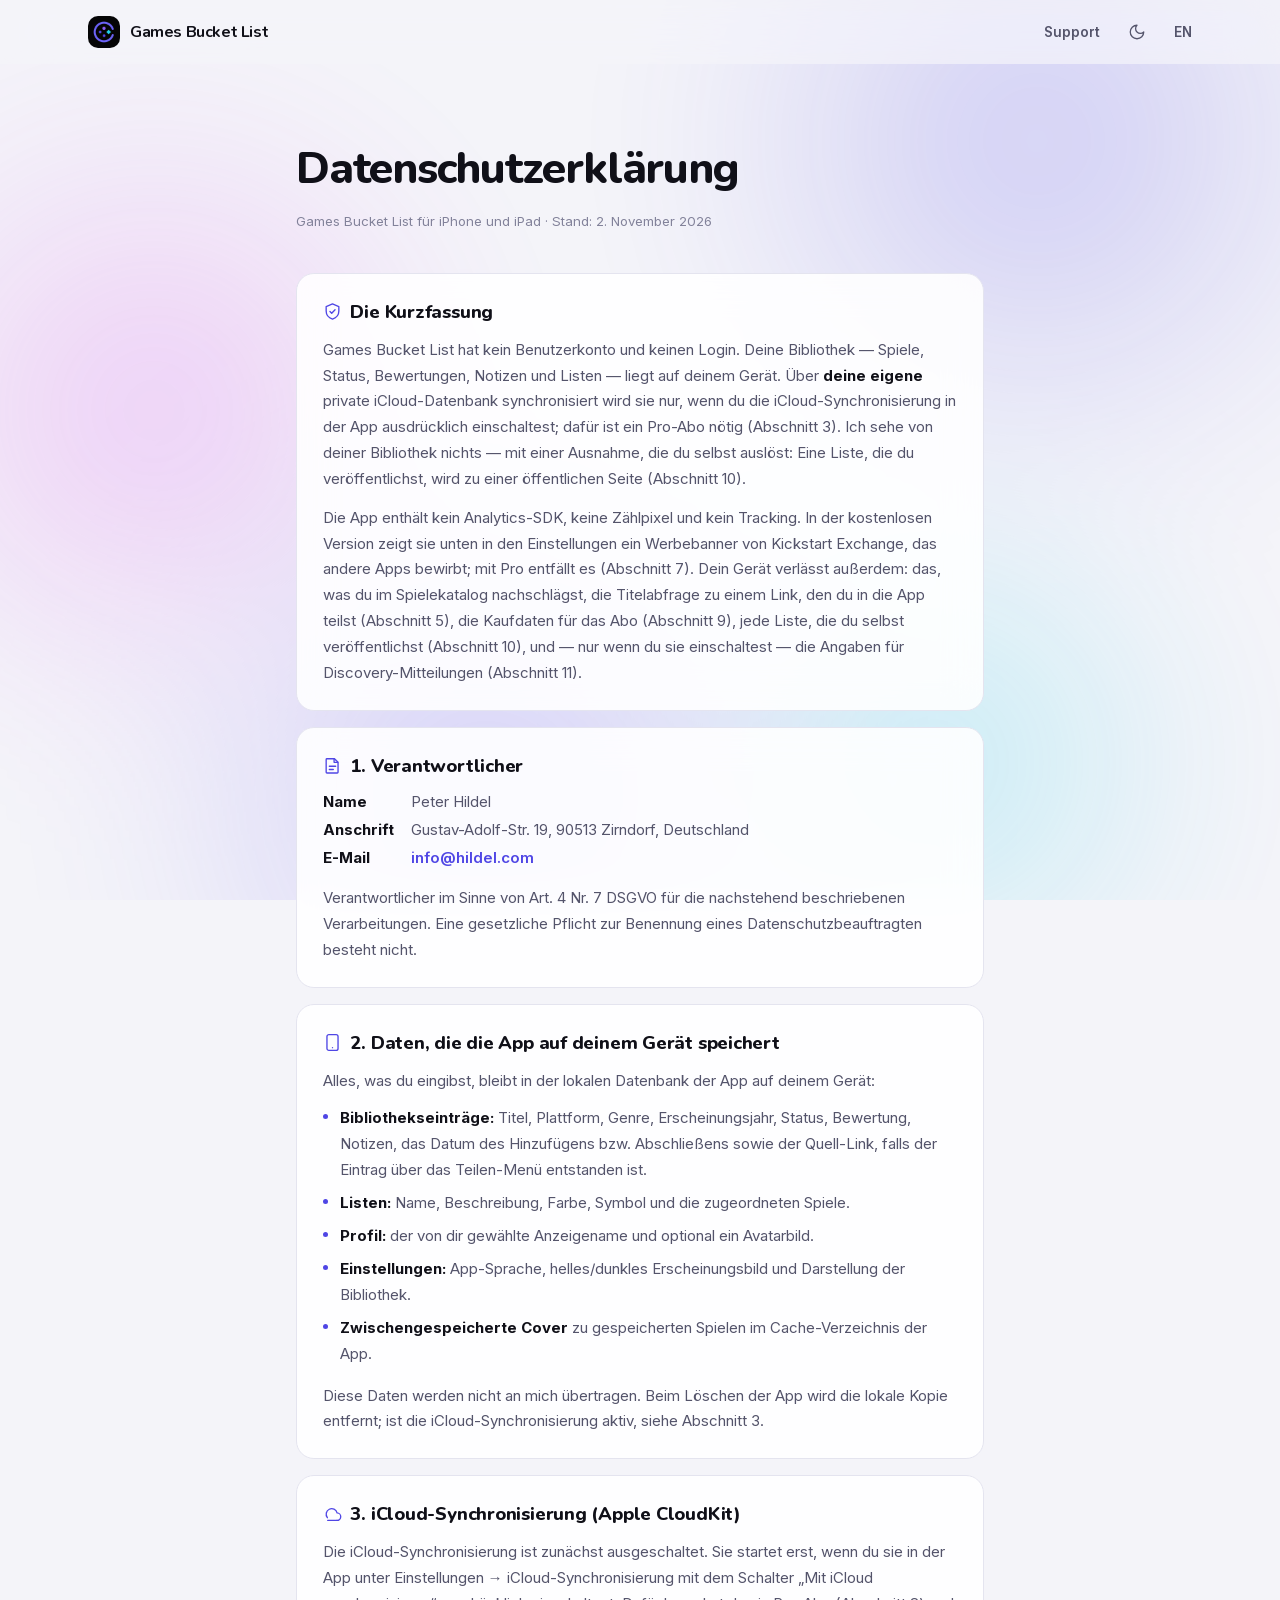
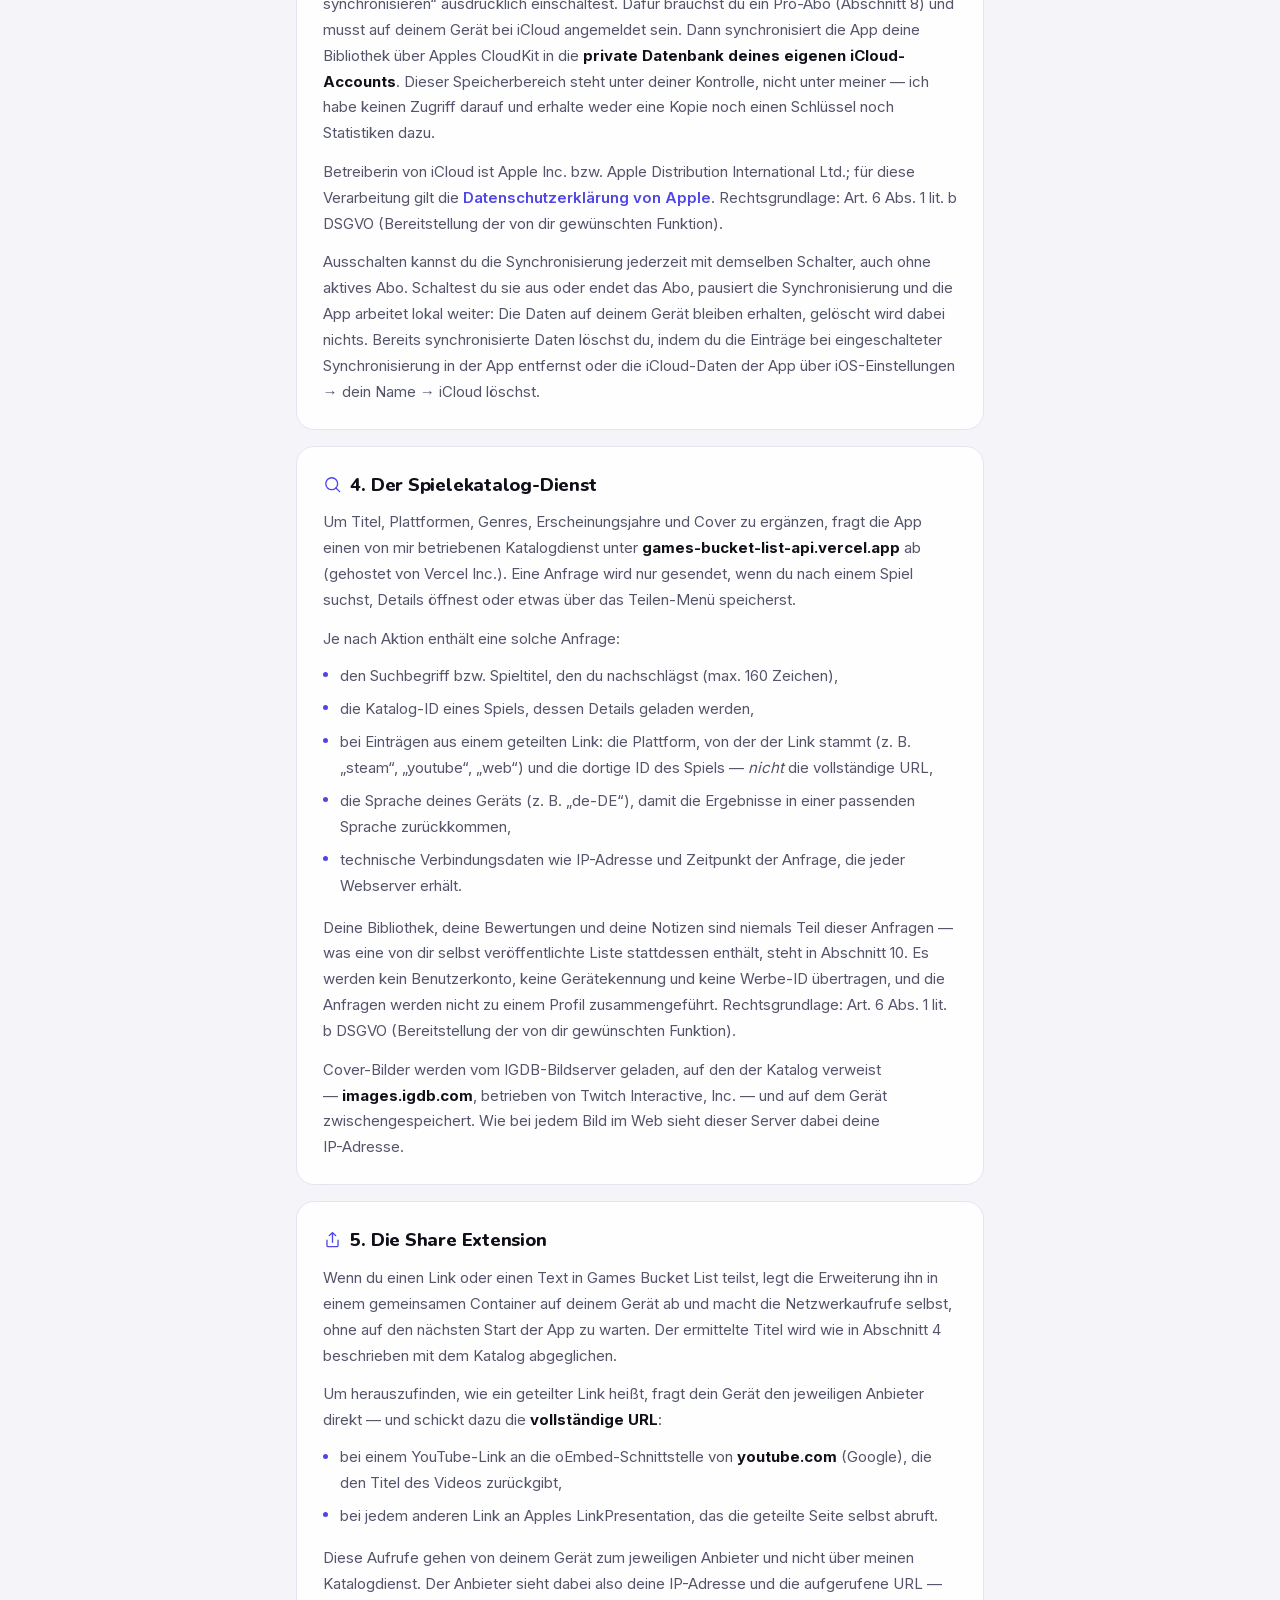
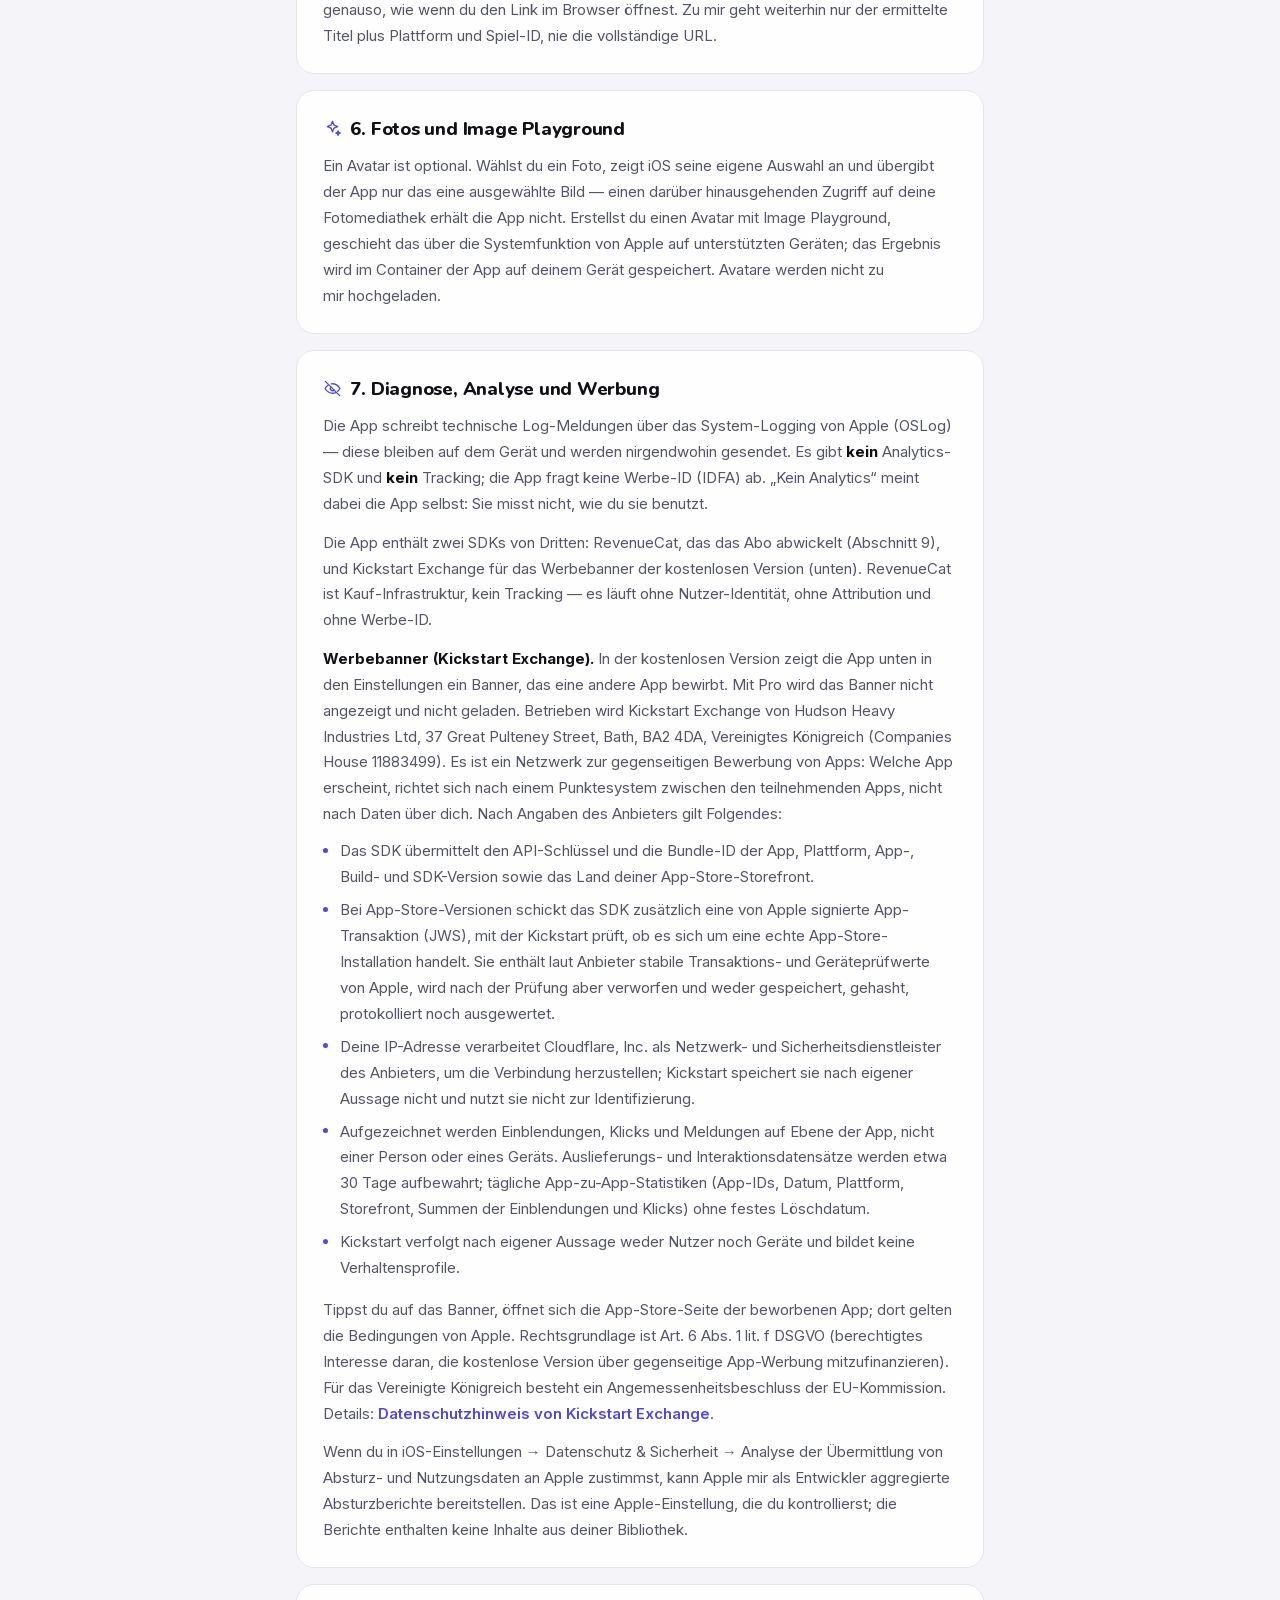
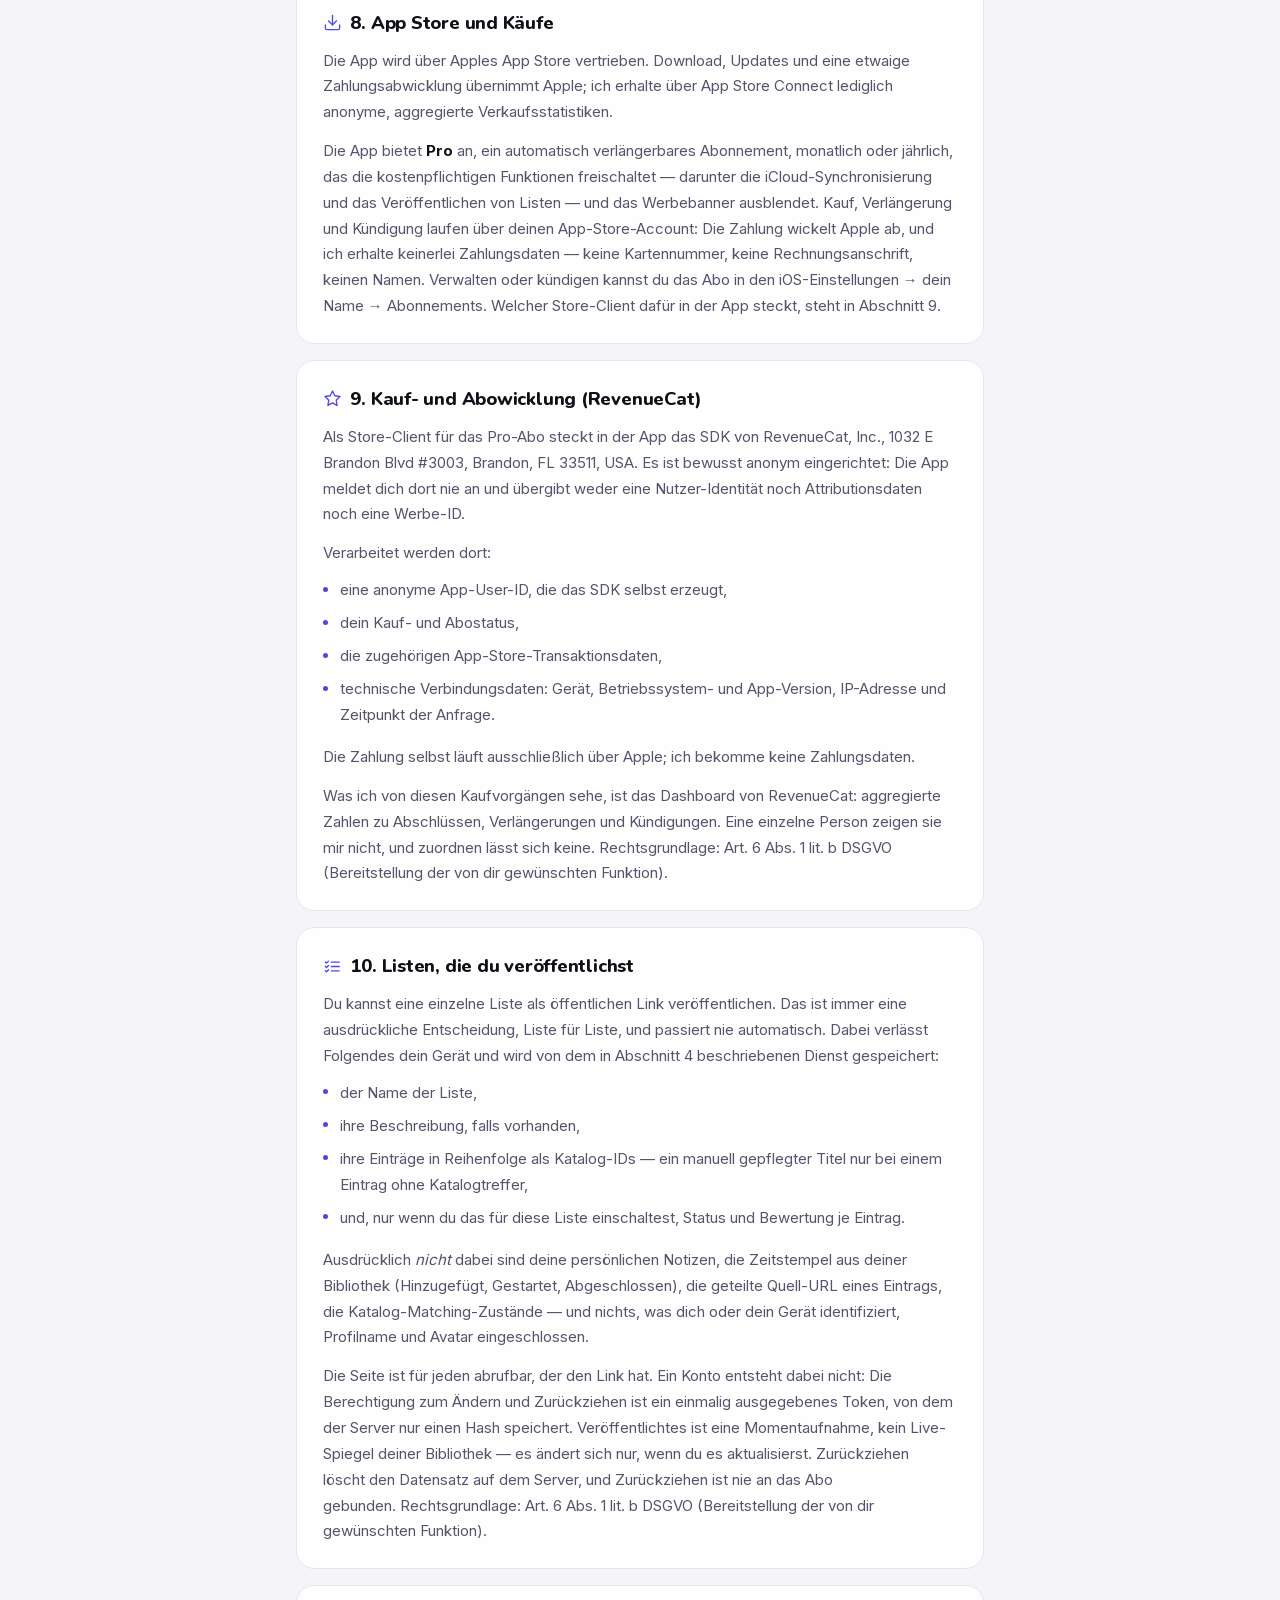
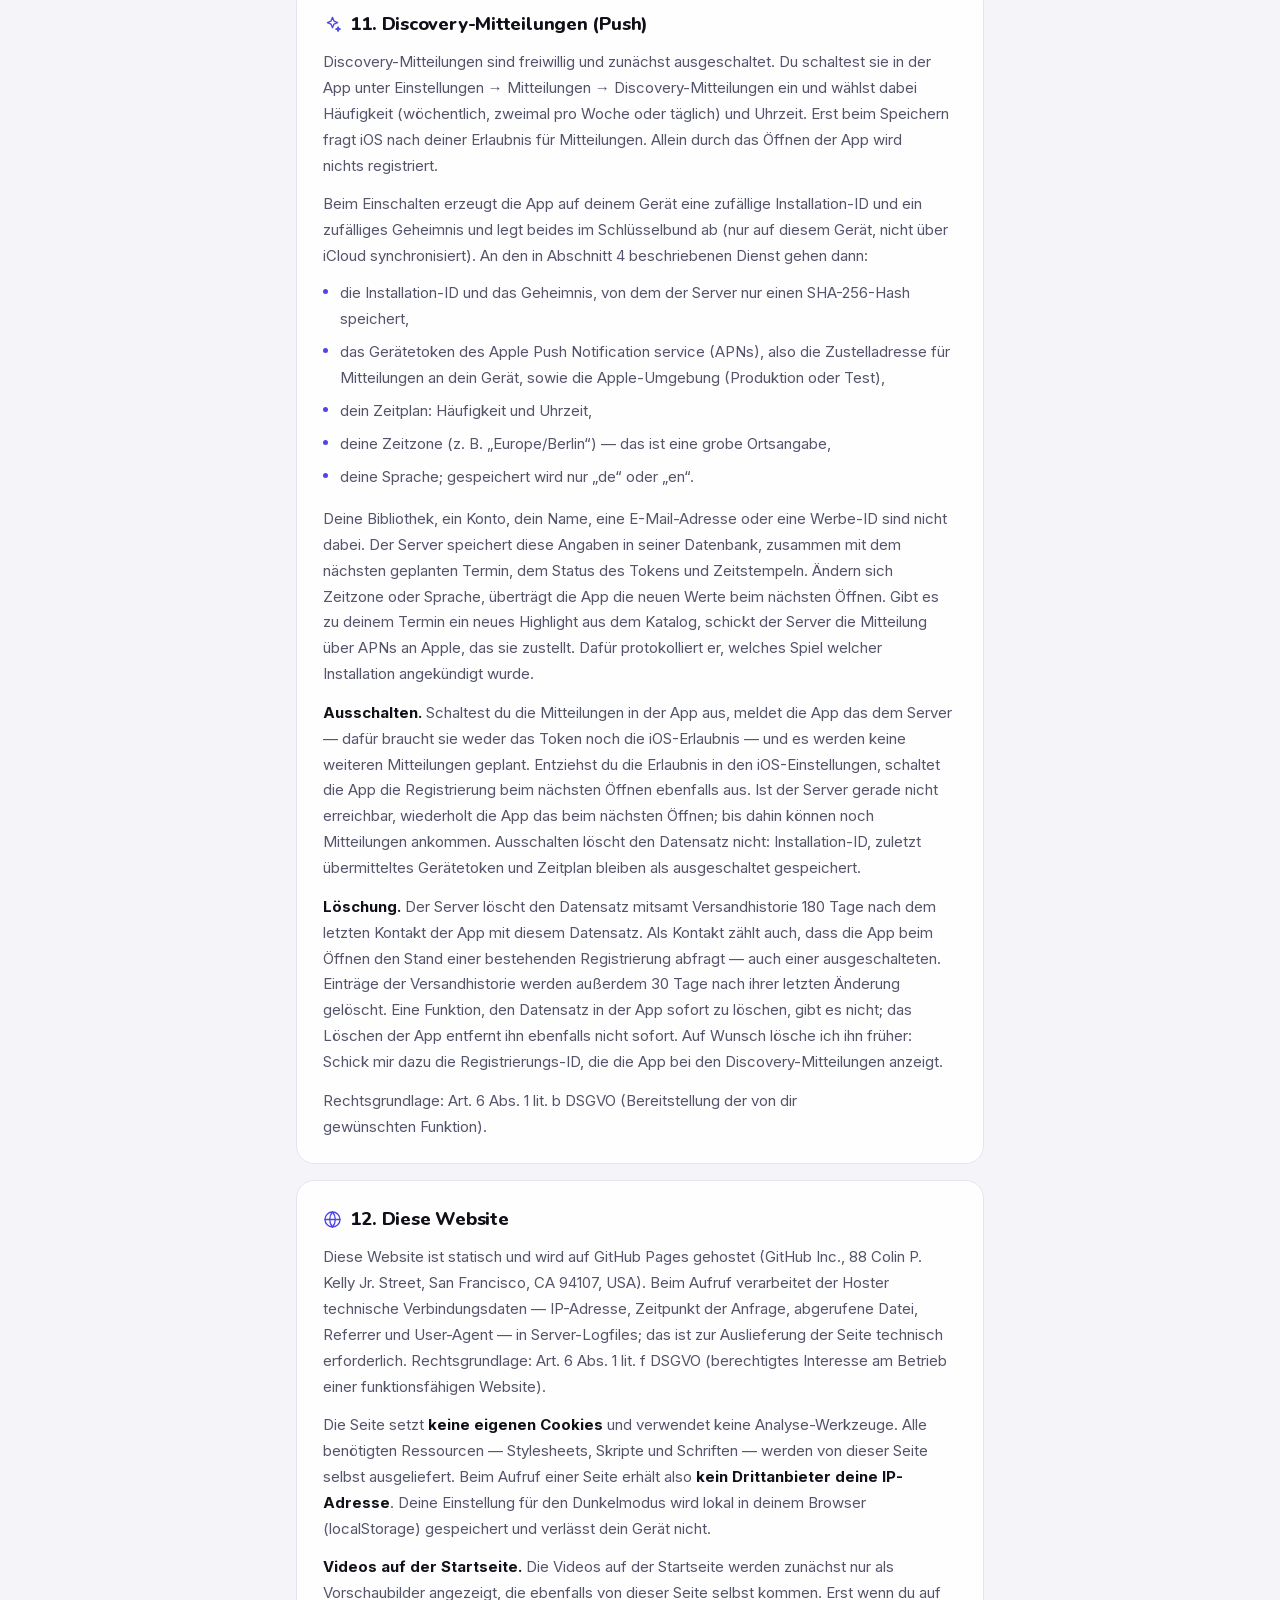
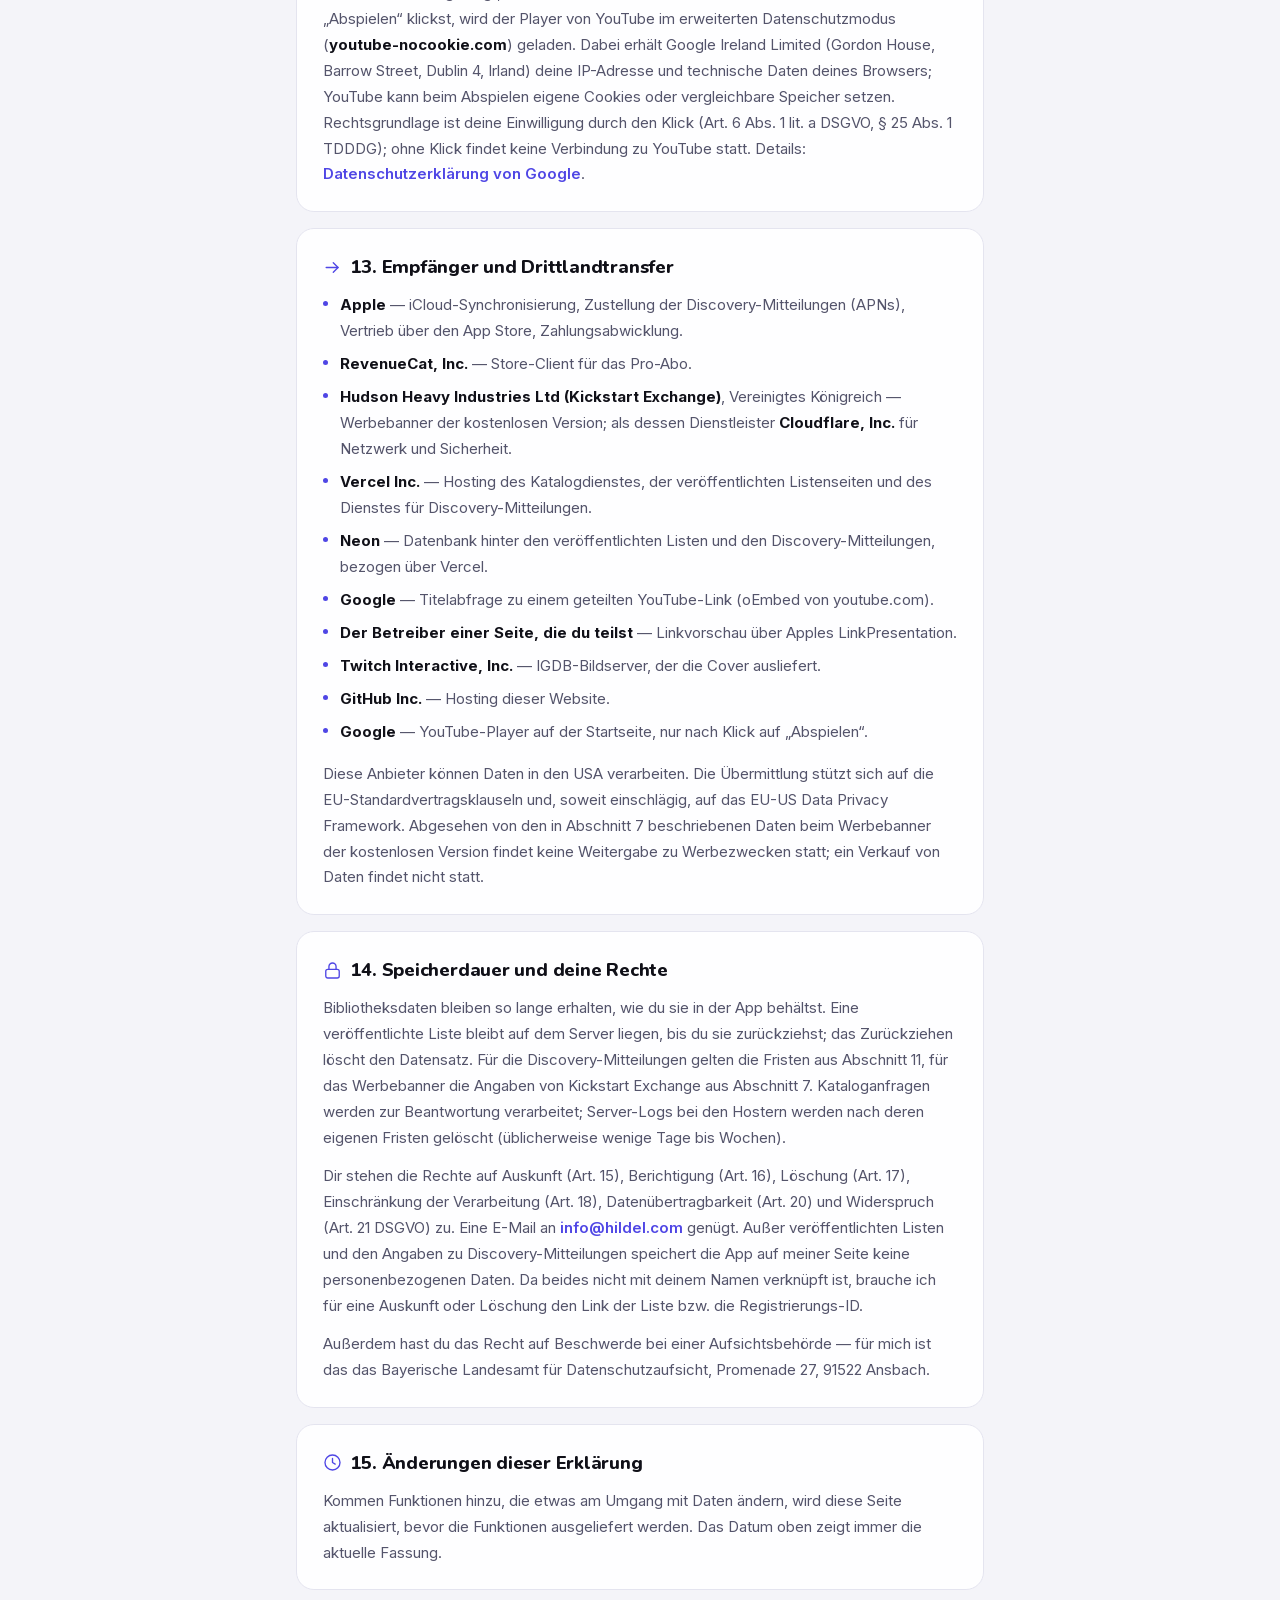
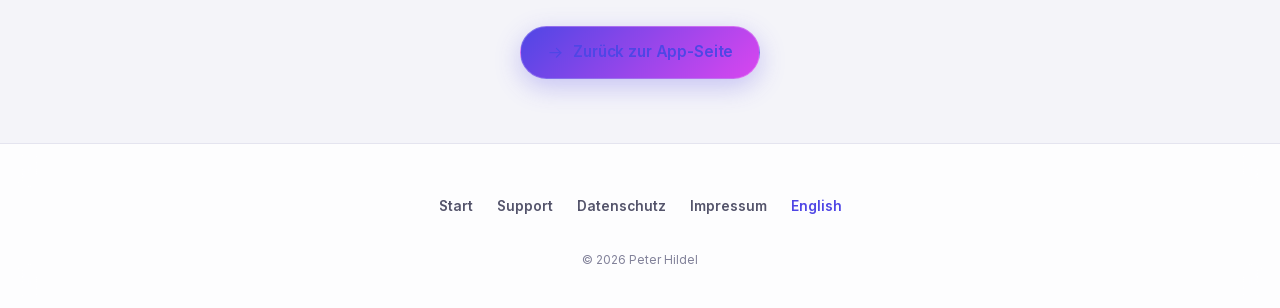
<file: privacy-de.html>
<!DOCTYPE html>
<html lang="de">
<head>
  <meta charset="UTF-8">
  <meta name="viewport" content="width=device-width, initial-scale=1.0">
  <title>Datenschutzerklärung | Games Bucket List</title>
  <meta name="description" content="Wie Games Bucket List mit deinen Daten umgeht: auf deinem Gerät gespeichert, iCloud-Synchronisierung nur nach Einschalten mit Pro, optionale Discovery-Mitteilungen, kein Konto, kein Tracking, Werbebanner nur in der kostenlosen Version.">
  <meta name="robots" content="index,follow">
  <link rel="alternate" hreflang="en" href="privacy.html">
  <link rel="alternate" hreflang="de" href="privacy-de.html">
  <script>
    (function () {
      const saved = localStorage.getItem('theme');
      if (saved === 'dark' || (!saved && window.matchMedia('(prefers-color-scheme: dark)').matches)) {
        document.documentElement.classList.add('dark');
      }
    })();
  </script>
  <link rel="icon" type="image/png" sizes="32x32" href="assets/icon/icon-32.png">
  <link rel="icon" type="image/png" sizes="192x192" href="assets/icon/icon-192.png">
  <link rel="apple-touch-icon" href="assets/icon/apple-touch-icon.png">
  <link rel="stylesheet" href="assets/fonts.css?v=1">
  <link rel="stylesheet" href="assets/landing.css?v=12">
  <link rel="stylesheet" href="assets/tailwind.css?v=1">
</head>
<body class="min-h-screen flex flex-col">
<!-- The app's ambient mesh: slow coloured light behind an opaque base. -->
<div class="ambient" aria-hidden="true"><i class="amb amb-1"></i><i class="amb amb-2"></i><i class="amb amb-3"></i><i class="amb amb-4"></i></div>


<svg class="gbl-icons" aria-hidden="true"><defs><symbol id="i-gamepad" viewBox="0 0 24 24"><path d="M6.5 11.5h3.5M8.25 9.75v3.5M15.5 12.2h.01M18 10.2h.01"/><path d="M17.3 5.5H6.7A4.7 4.7 0 0 0 2 10.2v3.6a3.9 3.9 0 0 0 6.5 2.9l.7-.6h5.6l.7.6a3.9 3.9 0 0 0 6.5-2.9v-3.6a4.7 4.7 0 0 0-4.7-4.7Z"/></symbol><symbol id="i-search" viewBox="0 0 24 24"><circle cx="11" cy="11" r="7.5"/><path d="m21 21-4.7-4.7"/></symbol><symbol id="i-share" viewBox="0 0 24 24"><path d="M12 15.5V3.5"/><path d="m8 7 4-3.5L16 7"/><path d="M5 13v6.5a1.5 1.5 0 0 0 1.5 1.5h11a1.5 1.5 0 0 0 1.5-1.5V13"/></symbol><symbol id="i-cloud" viewBox="0 0 24 24"><path d="M17.5 19.5a4.75 4.75 0 0 0 .3-9.5A7 7 0 1 0 5.5 16"/><path d="M6 19.5h11.5"/></symbol><symbol id="i-chart" viewBox="0 0 24 24"><path d="M12 20V9M18 20V4M6 20v-6"/></symbol><symbol id="i-star" viewBox="0 0 24 24"><path d="M12 2.6l2.9 5.9 6.5 1-4.7 4.6 1.1 6.5L12 17.5 6.2 20.6l1.1-6.5L2.6 9.5l6.5-1Z"/></symbol><symbol id="i-list" viewBox="0 0 24 24"><path d="M10.5 6.5h10M10.5 12h10M10.5 17.5h10"/><path d="m3 6.3 1.4 1.4L7 5.2M3 11.8l1.4 1.4L7 10.7M3 17.3l1.4 1.4L7 16.2"/></symbol><symbol id="i-sparkle" viewBox="0 0 24 24"><path d="M12 3l1.9 4.6L18.5 9.5l-4.6 1.9L12 16l-1.9-4.6L5.5 9.5l4.6-1.9Z"/><path d="M19 15l.8 2 2 .8-2 .8-.8 2-.8-2-2-.8 2-.8Z"/></symbol><symbol id="i-lock" viewBox="0 0 24 24"><rect x="3.5" y="10.5" width="17" height="11" rx="2.5"/><path d="M7.5 10.5V7a4.5 4.5 0 0 1 9 0v3.5"/></symbol><symbol id="i-shield" viewBox="0 0 24 24"><path d="M12 2.5 4 5.7v5.6c0 4.6 3.2 8.6 8 10.2 4.8-1.6 8-5.6 8-10.2V5.7Z"/><path d="m8.8 12 2.2 2.2 4.2-4.4"/></symbol><symbol id="i-moon" viewBox="0 0 24 24"><path d="M12 3a6 6 0 0 0 9 9 9 9 0 1 1-9-9Z"/></symbol><symbol id="i-sun" viewBox="0 0 24 24"><circle cx="12" cy="12" r="4"/><path d="M12 2v2M12 20v2M4.9 4.9l1.4 1.4M17.7 17.7l1.4 1.4M2 12h2M20 12h2M4.9 19.1l1.4-1.4M17.7 6.3l1.4-1.4"/></symbol><symbol id="i-plus" viewBox="0 0 24 24"><path d="M12 5.5v13M5.5 12h13"/></symbol><symbol id="i-check" viewBox="0 0 24 24"><path d="m4.5 12.5 5 5 10-11"/></symbol><symbol id="i-play" viewBox="0 0 24 24"><path d="M7 4.8v14.4a.8.8 0 0 0 1.2.7l11.4-7.2a.8.8 0 0 0 0-1.4L8.2 4.1A.8.8 0 0 0 7 4.8Z"/></symbol><symbol id="i-pause" viewBox="0 0 24 24"><rect x="6.5" y="4.5" width="4" height="15" rx="1.4"/><rect x="13.5" y="4.5" width="4" height="15" rx="1.4"/></symbol><symbol id="i-x" viewBox="0 0 24 24"><path d="M6 6l12 12M18 6 6 18"/></symbol><symbol id="i-bookmark" viewBox="0 0 24 24"><path d="M6 3.5h12a1 1 0 0 1 1 1v16l-7-4.6L5 20.5v-16a1 1 0 0 1 1-1Z"/></symbol><symbol id="i-smartphone" viewBox="0 0 24 24"><rect x="5" y="2" width="14" height="20" rx="2.5"/><path d="M12 18.5h.01"/></symbol><symbol id="i-tablet" viewBox="0 0 24 24"><rect x="3.5" y="2" width="17" height="20" rx="2.5"/><path d="M12 18.5h.01"/></symbol><symbol id="i-dice" viewBox="0 0 24 24"><rect x="3" y="3" width="18" height="18" rx="4"/><path d="M8.2 8.2h.01M15.8 8.2h.01M12 12h.01M8.2 15.8h.01M15.8 15.8h.01"/></symbol><symbol id="i-globe" viewBox="0 0 24 24"><circle cx="12" cy="12" r="9.5"/><path d="M2.6 12h18.8"/><path d="M12 2.5a14.5 14.5 0 0 1 0 19 14.5 14.5 0 0 1 0-19Z"/></symbol><symbol id="i-mail" viewBox="0 0 24 24"><rect x="2.5" y="4.5" width="19" height="15" rx="2.5"/><path d="m3.5 6.5 8.5 6 8.5-6"/></symbol><symbol id="i-arrow-right" viewBox="0 0 24 24"><path d="M4 12h15"/><path d="m13 6 6 6-6 6"/></symbol><symbol id="i-arrow-down" viewBox="0 0 24 24"><path d="M12 4.5v15"/><path d="m6 13.5 6 6 6-6"/></symbol><symbol id="i-palette" viewBox="0 0 24 24"><path d="M12 21.5a9.5 9.5 0 1 1 9.5-9.5c0 2-1.6 3.2-3.2 3.2h-1.9a2.1 2.1 0 0 0-1.5 3.6 1.9 1.9 0 0 1-1.4 2.7 9.7 9.7 0 0 1-1.5.1Z"/><path d="M7.5 11h.01M10 7.2h.01M14.5 7.2h.01"/></symbol><symbol id="i-grid" viewBox="0 0 24 24"><rect x="3" y="3" width="7.5" height="7.5" rx="1.8"/><rect x="13.5" y="3" width="7.5" height="7.5" rx="1.8"/><rect x="13.5" y="13.5" width="7.5" height="7.5" rx="1.8"/><rect x="3" y="13.5" width="7.5" height="7.5" rx="1.8"/></symbol><symbol id="i-layers" viewBox="0 0 24 24"><path d="m12 2.8 9 4.7-9 4.7-9-4.7Z"/><path d="m3 12.5 9 4.7 9-4.7"/><path d="m3 17.2 9 4.7 9-4.7"/></symbol><symbol id="i-home" viewBox="0 0 24 24"><path d="m3 10.2 9-7.2 9 7.2V20a2 2 0 0 1-2 2H5a2 2 0 0 1-2-2Z"/><path d="M9.2 22v-8h5.6v8"/></symbol><symbol id="i-settings" viewBox="0 0 24 24"><circle cx="12" cy="12" r="3.2"/><path d="M19.4 14.6a1.6 1.6 0 0 0 .3 1.8l.1.1a2 2 0 1 1-2.8 2.8l-.1-.1a1.6 1.6 0 0 0-2.7 1.1v.3a2 2 0 1 1-4 0v-.2a1.6 1.6 0 0 0-2.8-1.1l-.1.1a2 2 0 1 1-2.8-2.8l.1-.1a1.6 1.6 0 0 0-1.1-2.7h-.3a2 2 0 1 1 0-4h.2a1.6 1.6 0 0 0 1.1-2.8l-.1-.1a2 2 0 1 1 2.8-2.8l.1.1a1.6 1.6 0 0 0 1.8.3h.1a1.6 1.6 0 0 0 1-1.5v-.3a2 2 0 1 1 4 0v.2a1.6 1.6 0 0 0 2.7 1.1l.1-.1a2 2 0 1 1 2.8 2.8l-.1.1a1.6 1.6 0 0 0 1.1 2.7h.3a2 2 0 1 1 0 4h-.2a1.6 1.6 0 0 0-1.5 1Z"/></symbol><symbol id="i-filter" viewBox="0 0 24 24"><path d="M3.5 5.5h17l-6.6 7.8v5.9l-3.8 2v-7.9Z"/></symbol><symbol id="i-eye-off" viewBox="0 0 24 24"><path d="M10.6 6.2A9.7 9.7 0 0 1 12 6c5.5 0 9.5 6 9.5 6a17 17 0 0 1-3 3.6"/><path d="M6.6 7.6A17 17 0 0 0 2.5 12S6.5 18 12 18a9.6 9.6 0 0 0 4.1-.9"/><path d="M9.9 9.9a3 3 0 0 0 4.2 4.2"/><path d="m3 3 18 18"/></symbol><symbol id="i-download" viewBox="0 0 24 24"><path d="M21 15v4a2 2 0 0 1-2 2H5a2 2 0 0 1-2-2v-4"/><path d="m7 10 5 5 5-5"/><path d="M12 15V3"/></symbol><symbol id="i-clock" viewBox="0 0 24 24"><circle cx="12" cy="12" r="9.5"/><path d="M12 6.8V12l3.4 2"/></symbol><symbol id="i-wifi" viewBox="0 0 24 24"><path d="M2.5 8.5a14 14 0 0 1 19 0"/><path d="M6 12.2a9 9 0 0 1 12 0"/><path d="M9.4 15.8a4.2 4.2 0 0 1 5.2 0"/><path d="M12 19.2h.01"/></symbol><symbol id="i-battery" viewBox="0 0 24 24"><rect x="2" y="7.5" width="17" height="9" rx="2.6"/><path d="M21.5 11v2"/><rect x="4" y="9.5" width="12" height="5" rx="1.2" fill="currentColor" stroke="none"/></symbol><symbol id="i-heart" viewBox="0 0 24 24"><path d="M20.8 5.1a5.4 5.4 0 0 0-7.7 0L12 6.2l-1.1-1.1a5.4 5.4 0 1 0-7.7 7.7l8.8 8.7 8.8-8.7a5.4 5.4 0 0 0 0-7.7Z"/></symbol><symbol id="i-note" viewBox="0 0 24 24"><path d="M5 3.5h9.5L19 8v12.5a1 1 0 0 1-1 1H5a1 1 0 0 1-1-1v-16a1 1 0 0 1 1-1Z"/><path d="M14 3.6V8h4.6"/><path d="M8 13h8M8 17h5"/></symbol><symbol id="i-offline" viewBox="0 0 24 24"><path d="M17.5 19.5a4.75 4.75 0 0 0 .3-9.5 7 7 0 0 0-9.6-5"/><path d="M5.4 7.6A7 7 0 0 0 5.5 16"/><path d="M6 19.5h11.5"/><path d="m3 3 18 18"/></symbol></defs></svg>

<!-- Sentinel: solange er sichtbar ist, liegt kein Inhalt unter der Leiste. -->
<div id="nav-top" aria-hidden="true"></div>
<nav class="nav-blur sticky top-0 z-50">
  <div class="max-w-6xl mx-auto px-6 h-16 flex items-center justify-between">
    <a href="index-de.html" class="nav-brand flex items-center gap-2.5">
      <img class="w-8 h-8 rounded-[10px]" src="assets/icon/icon-96.png" width="32" height="32" alt="">
      <span class="font-bold tracking-tight whitespace-nowrap text-[15px] sm:text-base" style="font-family:Nunito,sans-serif">Games Bucket List</span>
    </a>
    <div class="flex items-center gap-3 sm:gap-5">
      <a href="support-de.html" class="nav-link hidden sm:inline">Support</a>
      <button id="theme-toggle" class="icon-btn" aria-label="Dunkelmodus umschalten">
        <svg class="ico" id="theme-icon" aria-hidden="true"><use href="#i-moon"/></svg>
      </button>
      <a href="privacy.html" class="nav-link" hreflang="en">EN</a>
    </div>
  </div>
</nav>

<main class="flex-1 doc">
  <h1>Datenschutzerklärung</h1>
  <p class="doc-meta">Games Bucket List für iPhone und iPad · Stand: 2. November 2026</p>

  <section>
    <h2><svg class="ico" aria-hidden="true"><use href="#i-shield"/></svg> Die Kurzfassung</h2>
    <p>
      Games Bucket List hat kein Benutzerkonto und keinen Login. Deine Bibliothek — Spiele, Status, Bewertungen,
      Notizen und Listen — liegt auf deinem Gerät. Über <strong>deine eigene</strong> private iCloud-Datenbank
      synchronisiert wird sie nur, wenn du die iCloud-Synchronisierung in der App ausdrücklich einschaltest; dafür ist
      ein Pro-Abo nötig (Abschnitt 3). Ich sehe von deiner Bibliothek nichts — mit einer Ausnahme, die du selbst
      auslöst: Eine Liste, die du veröffentlichst, wird zu einer öffentlichen Seite (Abschnitt 10).
    </p>
    <p>
      Die App enthält kein Analytics-SDK, keine Zählpixel und kein Tracking. In der kostenlosen Version zeigt sie unten
      in den Einstellungen ein Werbebanner von Kickstart Exchange, das andere Apps bewirbt; mit Pro entfällt es
      (Abschnitt 7). Dein Gerät verlässt außerdem: das, was du im Spielekatalog nachschlägst, die Titelabfrage zu einem
      Link, den du in die App teilst (Abschnitt 5), die Kaufdaten für das Abo (Abschnitt 9), jede Liste, die du selbst
      veröffentlichst (Abschnitt 10), und — nur wenn du sie einschaltest — die Angaben für Discovery-Mitteilungen
      (Abschnitt 11).
    </p>
  </section>

  <section>
    <h2><svg class="ico" aria-hidden="true"><use href="#i-note"/></svg> 1. Verantwortlicher</h2>
    <dl class="kv">
      <dt>Name</dt><dd>Peter Hildel</dd>
      <dt>Anschrift</dt><dd>Gustav-Adolf-Str. 19, 90513 Zirndorf, Deutschland</dd>
      <dt>E-Mail</dt><dd><a href="mailto:info@hildel.com?subject=Games%20Bucket%20List">info@hildel.com</a></dd>
    </dl>
    <p>
      Verantwortlicher im Sinne von Art. 4 Nr. 7 DSGVO für die nachstehend beschriebenen Verarbeitungen.
      Eine gesetzliche Pflicht zur Benennung eines Datenschutzbeauftragten besteht nicht.
    </p>
  </section>

  <section>
    <h2><svg class="ico" aria-hidden="true"><use href="#i-smartphone"/></svg> 2. Daten, die die App auf deinem Gerät speichert</h2>
    <p>Alles, was du eingibst, bleibt in der lokalen Datenbank der App auf deinem Gerät:</p>
    <ul>
      <li><strong>Bibliothekseinträge:</strong> Titel, Plattform, Genre, Erscheinungsjahr, Status, Bewertung, Notizen, das Datum des Hinzufügens bzw. Abschließens sowie der Quell-Link, falls der Eintrag über das Teilen-Menü entstanden ist.</li>
      <li><strong>Listen:</strong> Name, Beschreibung, Farbe, Symbol und die zugeordneten Spiele.</li>
      <li><strong>Profil:</strong> der von dir gewählte Anzeigename und optional ein Avatarbild.</li>
      <li><strong>Einstellungen:</strong> App-Sprache, helles/dunkles Erscheinungsbild und Darstellung der Bibliothek.</li>
      <li><strong>Zwischengespeicherte Cover</strong> zu gespeicherten Spielen im Cache-Verzeichnis der App.</li>
    </ul>
    <p>
      Diese Daten werden nicht an mich übertragen. Beim Löschen der App wird die lokale Kopie entfernt; ist die
      iCloud-Synchronisierung aktiv, siehe Abschnitt 3.
    </p>
  </section>

  <section>
    <h2><svg class="ico" aria-hidden="true"><use href="#i-cloud"/></svg> 3. iCloud-Synchronisierung (Apple CloudKit)</h2>
    <p>
      Die iCloud-Synchronisierung ist zunächst ausgeschaltet. Sie startet erst, wenn du sie in der App unter
      Einstellungen → iCloud-Synchronisierung mit dem Schalter „Mit iCloud synchronisieren“ ausdrücklich einschaltest.
      Dafür brauchst du ein Pro-Abo (Abschnitt 8) und musst auf deinem Gerät bei iCloud angemeldet sein. Dann
      synchronisiert die App deine Bibliothek über Apples CloudKit in die <strong>private Datenbank deines eigenen
      iCloud-Accounts</strong>. Dieser
      Speicherbereich steht unter deiner Kontrolle, nicht unter meiner — ich habe keinen Zugriff darauf und erhalte
      weder eine Kopie noch einen Schlüssel noch Statistiken dazu.
    </p>
    <p>
      Betreiberin von iCloud ist Apple Inc. bzw. Apple Distribution International Ltd.; für diese Verarbeitung gilt die
      <a href="https://www.apple.com/legal/privacy/" rel="noopener" target="_blank">Datenschutzerklärung von Apple</a>.
      Rechtsgrundlage: Art. 6 Abs. 1 lit. b DSGVO (Bereitstellung der von dir gewünschten Funktion).
    </p>
    <p>
      Ausschalten kannst du die Synchronisierung jederzeit mit demselben Schalter, auch ohne aktives Abo. Schaltest du
      sie aus oder endet das Abo, pausiert die Synchronisierung und die App arbeitet lokal weiter: Die Daten auf deinem
      Gerät bleiben erhalten, gelöscht wird dabei nichts. Bereits synchronisierte Daten löschst du, indem du die
      Einträge bei eingeschalteter Synchronisierung in der App entfernst oder die iCloud-Daten der App über
      iOS-Einstellungen → dein Name → iCloud löschst.
    </p>
  </section>

  <section>
    <h2><svg class="ico" aria-hidden="true"><use href="#i-search"/></svg> 4. Der Spielekatalog-Dienst</h2>
    <p>
      Um Titel, Plattformen, Genres, Erscheinungsjahre und Cover zu ergänzen, fragt die App einen von mir betriebenen
      Katalogdienst unter <strong>games-bucket-list-api.vercel.app</strong> ab (gehostet von Vercel Inc.). Eine Anfrage
      wird nur gesendet, wenn du nach einem Spiel suchst, Details öffnest oder etwas über das Teilen-Menü speicherst.
    </p>
    <p>Je nach Aktion enthält eine solche Anfrage:</p>
    <ul>
      <li>den Suchbegriff bzw. Spieltitel, den du nachschlägst (max. 160 Zeichen),</li>
      <li>die Katalog-ID eines Spiels, dessen Details geladen werden,</li>
      <li>bei Einträgen aus einem geteilten Link: die Plattform, von der der Link stammt (z. B. „steam“, „youtube“, „web“) und die dortige ID des Spiels — <em>nicht</em> die vollständige URL,</li>
      <li>die Sprache deines Geräts (z. B. „de-DE“), damit die Ergebnisse in einer passenden Sprache zurückkommen,</li>
      <li>technische Verbindungsdaten wie IP-Adresse und Zeitpunkt der Anfrage, die jeder Webserver erhält.</li>
    </ul>
    <p>
      Deine Bibliothek, deine Bewertungen und deine Notizen sind niemals Teil dieser Anfragen — was eine von dir selbst
      veröffentlichte Liste stattdessen enthält, steht in Abschnitt 10. Es werden kein
      Benutzerkonto, keine Gerätekennung und keine Werbe-ID übertragen, und die Anfragen werden nicht zu einem Profil
      zusammengeführt. Rechtsgrundlage: Art. 6 Abs. 1 lit. b DSGVO (Bereitstellung der von dir gewünschten Funktion).
    </p>
    <p>
      Cover-Bilder werden vom IGDB-Bildserver geladen, auf den der Katalog verweist — <strong>images.igdb.com</strong>,
      betrieben von Twitch Interactive, Inc. — und auf dem Gerät zwischengespeichert. Wie bei jedem Bild im Web sieht
      dieser Server dabei deine IP-Adresse.
    </p>
  </section>

  <section>
    <h2><svg class="ico" aria-hidden="true"><use href="#i-share"/></svg> 5. Die Share Extension</h2>
    <p>
      Wenn du einen Link oder einen Text in Games Bucket List teilst, legt die Erweiterung ihn in einem gemeinsamen
      Container auf deinem Gerät ab und macht die Netzwerkaufrufe selbst, ohne auf den nächsten Start der App zu warten.
      Der ermittelte Titel wird wie in Abschnitt 4 beschrieben mit dem Katalog abgeglichen.
    </p>
    <p>
      Um herauszufinden, wie ein geteilter Link heißt, fragt dein Gerät den jeweiligen Anbieter direkt — und schickt dazu
      die <strong>vollständige URL</strong>:
    </p>
    <ul>
      <li>bei einem YouTube-Link an die oEmbed-Schnittstelle von <strong>youtube.com</strong> (Google), die den Titel des Videos zurückgibt,</li>
      <li>bei jedem anderen Link an Apples LinkPresentation, das die geteilte Seite selbst abruft.</li>
    </ul>
    <p>
      Diese Aufrufe gehen von deinem Gerät zum jeweiligen Anbieter und nicht über meinen Katalogdienst. Der Anbieter
      sieht dabei also deine IP-Adresse und die aufgerufene URL — genauso, wie wenn du den Link im Browser öffnest. Zu
      mir geht weiterhin nur der ermittelte Titel plus Plattform und Spiel-ID, nie die vollständige URL.
    </p>
  </section>

  <section>
    <h2><svg class="ico" aria-hidden="true"><use href="#i-sparkle"/></svg> 6. Fotos und Image Playground</h2>
    <p>
      Ein Avatar ist optional. Wählst du ein Foto, zeigt iOS seine eigene Auswahl an und übergibt der App nur das eine
      ausgewählte Bild — einen darüber hinausgehenden Zugriff auf deine Fotomediathek erhält die App nicht. Erstellst du
      einen Avatar mit Image Playground, geschieht das über die Systemfunktion von Apple auf unterstützten Geräten; das
      Ergebnis wird im Container der App auf deinem Gerät gespeichert. Avatare werden nicht zu mir hochgeladen.
    </p>
  </section>

  <section>
    <h2><svg class="ico" aria-hidden="true"><use href="#i-eye-off"/></svg> 7. Diagnose, Analyse und Werbung</h2>
    <p>
      Die App schreibt technische Log-Meldungen über das System-Logging von Apple (OSLog) — diese bleiben auf dem Gerät
      und werden nirgendwohin gesendet. Es gibt <strong>kein</strong> Analytics-SDK und <strong>kein</strong> Tracking;
      die App fragt keine Werbe-ID (IDFA) ab. „Kein Analytics“ meint dabei die App selbst: Sie misst nicht, wie du sie
      benutzt.
    </p>
    <p>
      Die App enthält zwei SDKs von Dritten: RevenueCat, das das Abo abwickelt (Abschnitt 9), und Kickstart Exchange
      für das Werbebanner der kostenlosen Version (unten). RevenueCat ist Kauf-Infrastruktur, kein Tracking — es läuft
      ohne Nutzer-Identität, ohne Attribution und ohne Werbe-ID.
    </p>
    <p>
      <strong>Werbebanner (Kickstart Exchange).</strong> In der kostenlosen Version zeigt die App unten in den
      Einstellungen ein Banner, das eine andere App bewirbt. Mit Pro wird das Banner nicht angezeigt und nicht geladen.
      Betrieben wird Kickstart Exchange von Hudson Heavy Industries Ltd, 37 Great Pulteney Street, Bath, BA2 4DA,
      Vereinigtes Königreich (Companies House 11883499). Es ist ein Netzwerk zur gegenseitigen Bewerbung von Apps:
      Welche App erscheint, richtet sich nach einem Punktesystem zwischen den teilnehmenden Apps, nicht nach Daten über
      dich. Nach Angaben des Anbieters gilt Folgendes:
    </p>
    <ul>
      <li>Das SDK übermittelt den API-Schlüssel und die Bundle-ID der App, Plattform, App-, Build- und SDK-Version sowie das Land deiner App-Store-Storefront.</li>
      <li>Bei App-Store-Versionen schickt das SDK zusätzlich eine von Apple signierte App-Transaktion (JWS), mit der Kickstart prüft, ob es sich um eine echte App-Store-Installation handelt. Sie enthält laut Anbieter stabile Transaktions- und Geräteprüfwerte von Apple, wird nach der Prüfung aber verworfen und weder gespeichert, gehasht, protokolliert noch ausgewertet.</li>
      <li>Deine IP-Adresse verarbeitet Cloudflare, Inc. als Netzwerk- und Sicherheitsdienstleister des Anbieters, um die Verbindung herzustellen; Kickstart speichert sie nach eigener Aussage nicht und nutzt sie nicht zur Identifizierung.</li>
      <li>Aufgezeichnet werden Einblendungen, Klicks und Meldungen auf Ebene der App, nicht einer Person oder eines Geräts. Auslieferungs- und Interaktionsdatensätze werden etwa 30 Tage aufbewahrt; tägliche App-zu-App-Statistiken (App-IDs, Datum, Plattform, Storefront, Summen der Einblendungen und Klicks) ohne festes Löschdatum.</li>
      <li>Kickstart verfolgt nach eigener Aussage weder Nutzer noch Geräte und bildet keine Verhaltensprofile.</li>
    </ul>
    <p>
      Tippst du auf das Banner, öffnet sich die App-Store-Seite der beworbenen App; dort gelten die Bedingungen von
      Apple. Rechtsgrundlage ist Art. 6 Abs. 1 lit. f DSGVO (berechtigtes Interesse daran, die kostenlose Version über
      gegenseitige App-Werbung mitzufinanzieren). Für das Vereinigte Königreich besteht ein Angemessenheitsbeschluss
      der EU-Kommission. Details:
      <a href="https://exchange.kickstart.tools/privacy" target="_blank" rel="noopener">Datenschutzhinweis von Kickstart Exchange</a>.
    </p>
    <p>
      Wenn du in iOS-Einstellungen → Datenschutz &amp; Sicherheit → Analyse der Übermittlung von Absturz- und
      Nutzungsdaten an Apple zustimmst, kann Apple mir als Entwickler aggregierte Absturzberichte bereitstellen. Das ist
      eine Apple-Einstellung, die du kontrollierst; die Berichte enthalten keine Inhalte aus deiner Bibliothek.
    </p>
  </section>

  <section>
    <h2><svg class="ico" aria-hidden="true"><use href="#i-download"/></svg> 8. App Store und Käufe</h2>
    <p>
      Die App wird über Apples App Store vertrieben. Download, Updates und eine etwaige Zahlungsabwicklung übernimmt
      Apple; ich erhalte über App Store Connect lediglich anonyme, aggregierte Verkaufsstatistiken.
    </p>
    <p>
      Die App bietet <strong>Pro</strong> an, ein automatisch verlängerbares Abonnement, monatlich oder jährlich, das
      die kostenpflichtigen Funktionen freischaltet — darunter die iCloud-Synchronisierung und das Veröffentlichen von
      Listen — und das Werbebanner ausblendet. Kauf, Verlängerung und Kündigung laufen über deinen App-Store-Account: Die Zahlung wickelt Apple ab, und
      ich erhalte keinerlei Zahlungsdaten — keine Kartennummer, keine Rechnungsanschrift, keinen Namen. Verwalten oder
      kündigen kannst du das Abo in den iOS-Einstellungen → dein Name → Abonnements. Welcher Store-Client dafür in der
      App steckt, steht in Abschnitt 9.
    </p>
  </section>

  <section>
    <h2><svg class="ico" aria-hidden="true"><use href="#i-star"/></svg> 9. Kauf- und Abowicklung (RevenueCat)</h2>
    <p>
      Als Store-Client für das Pro-Abo steckt in der App das SDK von RevenueCat, Inc., 1032 E Brandon Blvd #3003,
      Brandon, FL 33511, USA. Es ist bewusst anonym eingerichtet: Die App
      meldet dich dort nie an und übergibt weder eine Nutzer-Identität noch Attributionsdaten noch eine Werbe-ID.
    </p>
    <p>Verarbeitet werden dort:</p>
    <ul>
      <li>eine anonyme App-User-ID, die das SDK selbst erzeugt,</li>
      <li>dein Kauf- und Abostatus,</li>
      <li>die zugehörigen App-Store-Transaktionsdaten,</li>
      <li>technische Verbindungsdaten: Gerät, Betriebssystem- und App-Version, IP-Adresse und Zeitpunkt der Anfrage.</li>
    </ul>
    <p>
      Die Zahlung selbst läuft ausschließlich über Apple; ich bekomme keine Zahlungsdaten.
    </p>
    <p>
      Was ich von diesen Kaufvorgängen sehe, ist das Dashboard von RevenueCat: aggregierte Zahlen zu Abschlüssen,
      Verlängerungen und Kündigungen. Eine einzelne Person zeigen sie mir nicht, und zuordnen lässt sich keine.
      Rechtsgrundlage: Art. 6 Abs. 1 lit. b DSGVO (Bereitstellung der von dir gewünschten Funktion).
    </p>
  </section>

  <section>
    <h2><svg class="ico" aria-hidden="true"><use href="#i-list"/></svg> 10. Listen, die du veröffentlichst</h2>
    <p>
      Du kannst eine einzelne Liste als öffentlichen Link veröffentlichen. Das ist immer eine ausdrückliche Entscheidung,
      Liste für Liste, und passiert nie automatisch. Dabei verlässt Folgendes dein Gerät und wird von dem in Abschnitt 4
      beschriebenen Dienst gespeichert:
    </p>
    <ul>
      <li>der Name der Liste,</li>
      <li>ihre Beschreibung, falls vorhanden,</li>
      <li>ihre Einträge in Reihenfolge als Katalog-IDs — ein manuell gepflegter Titel nur bei einem Eintrag ohne Katalogtreffer,</li>
      <li>und, nur wenn du das für diese Liste einschaltest, Status und Bewertung je Eintrag.</li>
    </ul>
    <p>
      Ausdrücklich <em>nicht</em> dabei sind deine persönlichen Notizen, die Zeitstempel aus deiner Bibliothek
      (Hinzugefügt, Gestartet, Abgeschlossen), die geteilte Quell-URL eines Eintrags, die Katalog-Matching-Zustände —
      und nichts, was dich oder dein Gerät identifiziert, Profilname und Avatar eingeschlossen.
    </p>
    <p>
      Die Seite ist für jeden abrufbar, der den Link hat. Ein Konto entsteht dabei nicht: Die Berechtigung zum Ändern und
      Zurückziehen ist ein einmalig ausgegebenes Token, von dem der Server nur einen Hash speichert. Veröffentlichtes ist
      eine Momentaufnahme, kein Live-Spiegel deiner Bibliothek — es ändert sich nur, wenn du es aktualisierst.
      Zurückziehen löscht den Datensatz auf dem Server, und Zurückziehen ist nie an das Abo gebunden.
      Rechtsgrundlage: Art. 6 Abs. 1 lit. b DSGVO (Bereitstellung der von dir gewünschten Funktion).
    </p>
  </section>

  <section>
    <h2><svg class="ico" aria-hidden="true"><use href="#i-sparkle"/></svg> 11. Discovery-Mitteilungen (Push)</h2>
    <p>
      Discovery-Mitteilungen sind freiwillig und zunächst ausgeschaltet. Du schaltest sie in der App unter
      Einstellungen → Mitteilungen → Discovery-Mitteilungen ein und wählst dabei Häufigkeit (wöchentlich, zweimal pro
      Woche oder täglich) und Uhrzeit. Erst beim Speichern fragt iOS nach deiner Erlaubnis für Mitteilungen. Allein durch
      das Öffnen der App wird nichts registriert.
    </p>
    <p>
      Beim Einschalten erzeugt die App auf deinem Gerät eine zufällige Installation-ID und ein zufälliges Geheimnis und
      legt beides im Schlüsselbund ab (nur auf diesem Gerät, nicht über iCloud synchronisiert). An den in Abschnitt 4
      beschriebenen Dienst gehen dann:
    </p>
    <ul>
      <li>die Installation-ID und das Geheimnis, von dem der Server nur einen SHA-256-Hash speichert,</li>
      <li>das Gerätetoken des Apple Push Notification service (APNs), also die Zustelladresse für Mitteilungen an dein Gerät, sowie die Apple-Umgebung (Produktion oder Test),</li>
      <li>dein Zeitplan: Häufigkeit und Uhrzeit,</li>
      <li>deine Zeitzone (z. B. „Europe/Berlin“) — das ist eine grobe Ortsangabe,</li>
      <li>deine Sprache; gespeichert wird nur „de“ oder „en“.</li>
    </ul>
    <p>
      Deine Bibliothek, ein Konto, dein Name, eine E-Mail-Adresse oder eine Werbe-ID sind nicht dabei. Der Server
      speichert diese Angaben in seiner Datenbank, zusammen mit dem nächsten geplanten Termin, dem Status des Tokens und
      Zeitstempeln. Ändern sich Zeitzone oder Sprache, überträgt die App die neuen Werte beim nächsten Öffnen. Gibt es zu
      deinem Termin ein neues Highlight aus dem Katalog, schickt der Server die Mitteilung über APNs an Apple, das sie
      zustellt. Dafür protokolliert er, welches Spiel welcher Installation angekündigt wurde.
    </p>
    <p>
      <strong>Ausschalten.</strong> Schaltest du die Mitteilungen in der App aus, meldet die App das dem Server — dafür
      braucht sie weder das Token noch die iOS-Erlaubnis — und es werden keine weiteren Mitteilungen geplant. Entziehst
      du die Erlaubnis in den iOS-Einstellungen, schaltet die App die Registrierung beim nächsten Öffnen ebenfalls aus.
      Ist der Server gerade nicht erreichbar, wiederholt die App das beim nächsten Öffnen; bis dahin können noch
      Mitteilungen ankommen. Ausschalten löscht den Datensatz nicht: Installation-ID, zuletzt übermitteltes Gerätetoken
      und Zeitplan bleiben als ausgeschaltet gespeichert.
    </p>
    <p>
      <strong>Löschung.</strong> Der Server löscht den Datensatz mitsamt Versandhistorie 180 Tage nach dem letzten
      Kontakt der App mit diesem Datensatz. Als Kontakt zählt auch, dass die App beim Öffnen den Stand einer bestehenden
      Registrierung abfragt — auch einer ausgeschalteten. Einträge der Versandhistorie werden außerdem 30 Tage nach
      ihrer letzten Änderung gelöscht. Eine Funktion, den Datensatz in der App sofort zu löschen, gibt es nicht; das
      Löschen der App entfernt ihn ebenfalls nicht sofort. Auf Wunsch lösche ich ihn früher: Schick mir dazu die
      Registrierungs-ID, die die App bei den Discovery-Mitteilungen anzeigt.
    </p>
    <p>
      Rechtsgrundlage: Art. 6 Abs. 1 lit. b DSGVO (Bereitstellung der von dir gewünschten Funktion).
    </p>
  </section>

  <section>
    <h2><svg class="ico" aria-hidden="true"><use href="#i-globe"/></svg> 12. Diese Website</h2>
    <p>
      Diese Website ist statisch und wird auf GitHub Pages gehostet (GitHub Inc., 88 Colin P. Kelly Jr. Street, San
      Francisco, CA 94107, USA). Beim Aufruf verarbeitet der Hoster technische Verbindungsdaten — IP-Adresse, Zeitpunkt
      der Anfrage, abgerufene Datei, Referrer und User-Agent — in Server-Logfiles; das ist zur Auslieferung der Seite
      technisch erforderlich. Rechtsgrundlage: Art. 6 Abs. 1 lit. f DSGVO (berechtigtes Interesse am Betrieb einer
      funktionsfähigen Website).
    </p>
    <p>
      Die Seite setzt <strong>keine eigenen Cookies</strong> und verwendet keine Analyse-Werkzeuge. Alle benötigten
      Ressourcen — Stylesheets, Skripte und Schriften — werden von dieser Seite selbst ausgeliefert. Beim Aufruf einer
      Seite erhält also <strong>kein Drittanbieter deine IP-Adresse</strong>. Deine Einstellung für den Dunkelmodus wird
      lokal in deinem Browser (localStorage) gespeichert und verlässt dein Gerät nicht.
    </p>
    <p>
      <strong>Videos auf der Startseite.</strong> Die Videos auf der Startseite werden zunächst nur als Vorschaubilder
      angezeigt, die ebenfalls von dieser Seite selbst kommen. Erst wenn du auf „Abspielen“ klickst, wird der Player von
      YouTube im erweiterten Datenschutzmodus (<strong>youtube-nocookie.com</strong>) geladen. Dabei erhält Google
      Ireland Limited (Gordon House, Barrow Street, Dublin 4, Irland) deine IP-Adresse und technische Daten deines
      Browsers; YouTube kann beim Abspielen eigene Cookies oder vergleichbare Speicher setzen. Rechtsgrundlage ist deine
      Einwilligung durch den Klick (Art. 6 Abs. 1 lit. a DSGVO, § 25 Abs. 1 TDDDG); ohne Klick findet keine Verbindung
      zu YouTube statt. Details: <a href="https://policies.google.com/privacy" target="_blank" rel="noopener">Datenschutzerklärung von Google</a>.
    </p>
  </section>

  <section>
    <h2><svg class="ico" aria-hidden="true"><use href="#i-arrow-right"/></svg> 13. Empfänger und Drittlandtransfer</h2>
    <ul>
      <li><strong>Apple</strong> — iCloud-Synchronisierung, Zustellung der Discovery-Mitteilungen (APNs), Vertrieb über den App Store, Zahlungsabwicklung.</li>
      <li><strong>RevenueCat, Inc.</strong> — Store-Client für das Pro-Abo.</li>
      <li><strong>Hudson Heavy Industries Ltd (Kickstart Exchange)</strong>, Vereinigtes Königreich — Werbebanner der kostenlosen Version; als dessen Dienstleister <strong>Cloudflare, Inc.</strong> für Netzwerk und Sicherheit.</li>
      <li><strong>Vercel Inc.</strong> — Hosting des Katalogdienstes, der veröffentlichten Listenseiten und des Dienstes für Discovery-Mitteilungen.</li>
      <li><strong>Neon</strong> — Datenbank hinter den veröffentlichten Listen und den Discovery-Mitteilungen, bezogen über Vercel.</li>
      <li><strong>Google</strong> — Titelabfrage zu einem geteilten YouTube-Link (oEmbed von youtube.com).</li>
      <li><strong>Der Betreiber einer Seite, die du teilst</strong> — Linkvorschau über Apples LinkPresentation.</li>
      <li><strong>Twitch Interactive, Inc.</strong> — IGDB-Bildserver, der die Cover ausliefert.</li>
      <li><strong>GitHub Inc.</strong> — Hosting dieser Website.</li>
      <li><strong>Google</strong> — YouTube-Player auf der Startseite, nur nach Klick auf „Abspielen“.</li>
    </ul>
    <p>
      Diese Anbieter können Daten in den USA verarbeiten. Die Übermittlung stützt sich auf die
      EU-Standardvertragsklauseln und, soweit einschlägig, auf das EU-US Data Privacy Framework. Abgesehen von den in
      Abschnitt 7 beschriebenen Daten beim Werbebanner der kostenlosen Version findet keine Weitergabe zu Werbezwecken
      statt; ein Verkauf von Daten findet nicht statt.
    </p>
  </section>

  <section>
    <h2><svg class="ico" aria-hidden="true"><use href="#i-lock"/></svg> 14. Speicherdauer und deine Rechte</h2>
    <p>
      Bibliotheksdaten bleiben so lange erhalten, wie du sie in der App behältst. Eine veröffentlichte Liste bleibt auf
      dem Server liegen, bis du sie zurückziehst; das Zurückziehen löscht den Datensatz. Für die Discovery-Mitteilungen
      gelten die Fristen aus Abschnitt 11, für das Werbebanner die Angaben von Kickstart Exchange aus Abschnitt 7.
      Kataloganfragen werden zur
      Beantwortung verarbeitet; Server-Logs bei den Hostern werden nach deren eigenen Fristen gelöscht (üblicherweise
      wenige Tage bis Wochen).
    </p>
    <p>
      Dir stehen die Rechte auf Auskunft (Art. 15), Berichtigung (Art. 16), Löschung (Art. 17), Einschränkung der
      Verarbeitung (Art. 18), Datenübertragbarkeit (Art. 20) und Widerspruch (Art. 21 DSGVO) zu. Eine E-Mail an
      <a href="mailto:info@hildel.com?subject=Games%20Bucket%20List">info@hildel.com</a> genügt. Außer veröffentlichten
      Listen und den Angaben zu Discovery-Mitteilungen speichert die App auf meiner Seite keine personenbezogenen
      Daten. Da beides nicht mit deinem Namen verknüpft ist, brauche ich für eine Auskunft oder Löschung den Link der
      Liste bzw. die Registrierungs-ID.
    </p>
    <p>
      Außerdem hast du das Recht auf Beschwerde bei einer Aufsichtsbehörde — für mich ist das das
      Bayerische Landesamt für Datenschutzaufsicht, Promenade 27, 91522 Ansbach.
    </p>
  </section>

  <section>
    <h2><svg class="ico" aria-hidden="true"><use href="#i-clock"/></svg> 15. Änderungen dieser Erklärung</h2>
    <p>
      Kommen Funktionen hinzu, die etwas am Umgang mit Daten ändern, wird diese Seite aktualisiert, bevor die Funktionen
      ausgeliefert werden. Das Datum oben zeigt immer die aktuelle Fassung.
    </p>
  </section>

  <div class="text-center mt-9">
    <a href="index-de.html" class="btn-primary">
      <svg class="ico" aria-hidden="true"><use href="#i-arrow-right"/></svg> Zurück zur App-Seite
    </a>
  </div>
</main>

<footer class="footer py-10">
  <div class="max-w-6xl mx-auto px-6">
    <div class="flex flex-wrap gap-x-6 gap-y-3 justify-center mb-6">
      <a href="index-de.html">Start</a>
      <a href="support-de.html">Support</a>
      <a href="privacy-de.html">Datenschutz</a>
      <a href="impressum-de.html">Impressum</a>
      <a href="privacy.html" hreflang="en" style="color:var(--accent)">English</a>
    </div>
    <p class="text-center text-xs" style="color:var(--text-ter)">© <span id="year">2026</span> Peter Hildel</p>
  </div>
</footer>

<script>
  const toggle = document.getElementById('theme-toggle');
  const themeIcon = document.getElementById('theme-icon');
  function paintIcon() {
    const dark = document.documentElement.classList.contains('dark');
    themeIcon.firstElementChild.setAttribute('href', dark ? '#i-sun' : '#i-moon');
  }
  paintIcon();
  toggle.addEventListener('click', () => {
    document.documentElement.classList.toggle('dark');
    localStorage.setItem('theme', document.documentElement.classList.contains('dark') ? 'dark' : 'light');
    paintIcon();
  });
  /* Scroll-Edge: der weiche Auslauf unter der Leiste erscheint erst, wenn
     wirklich Inhalt darunter durchläuft — statt einer dauerhaften 1px-Linie. */
  const navBar = document.querySelector('.nav-blur');
  const navTop = document.getElementById('nav-top');
  if (navBar && navTop) {
    new IntersectionObserver(
      ([e]) => navBar.classList.toggle('scrolled', !e.isIntersecting)
    ).observe(navTop);
  }

  document.getElementById('year').textContent = new Date().getFullYear();
</script>
</body>
</html>
</file>
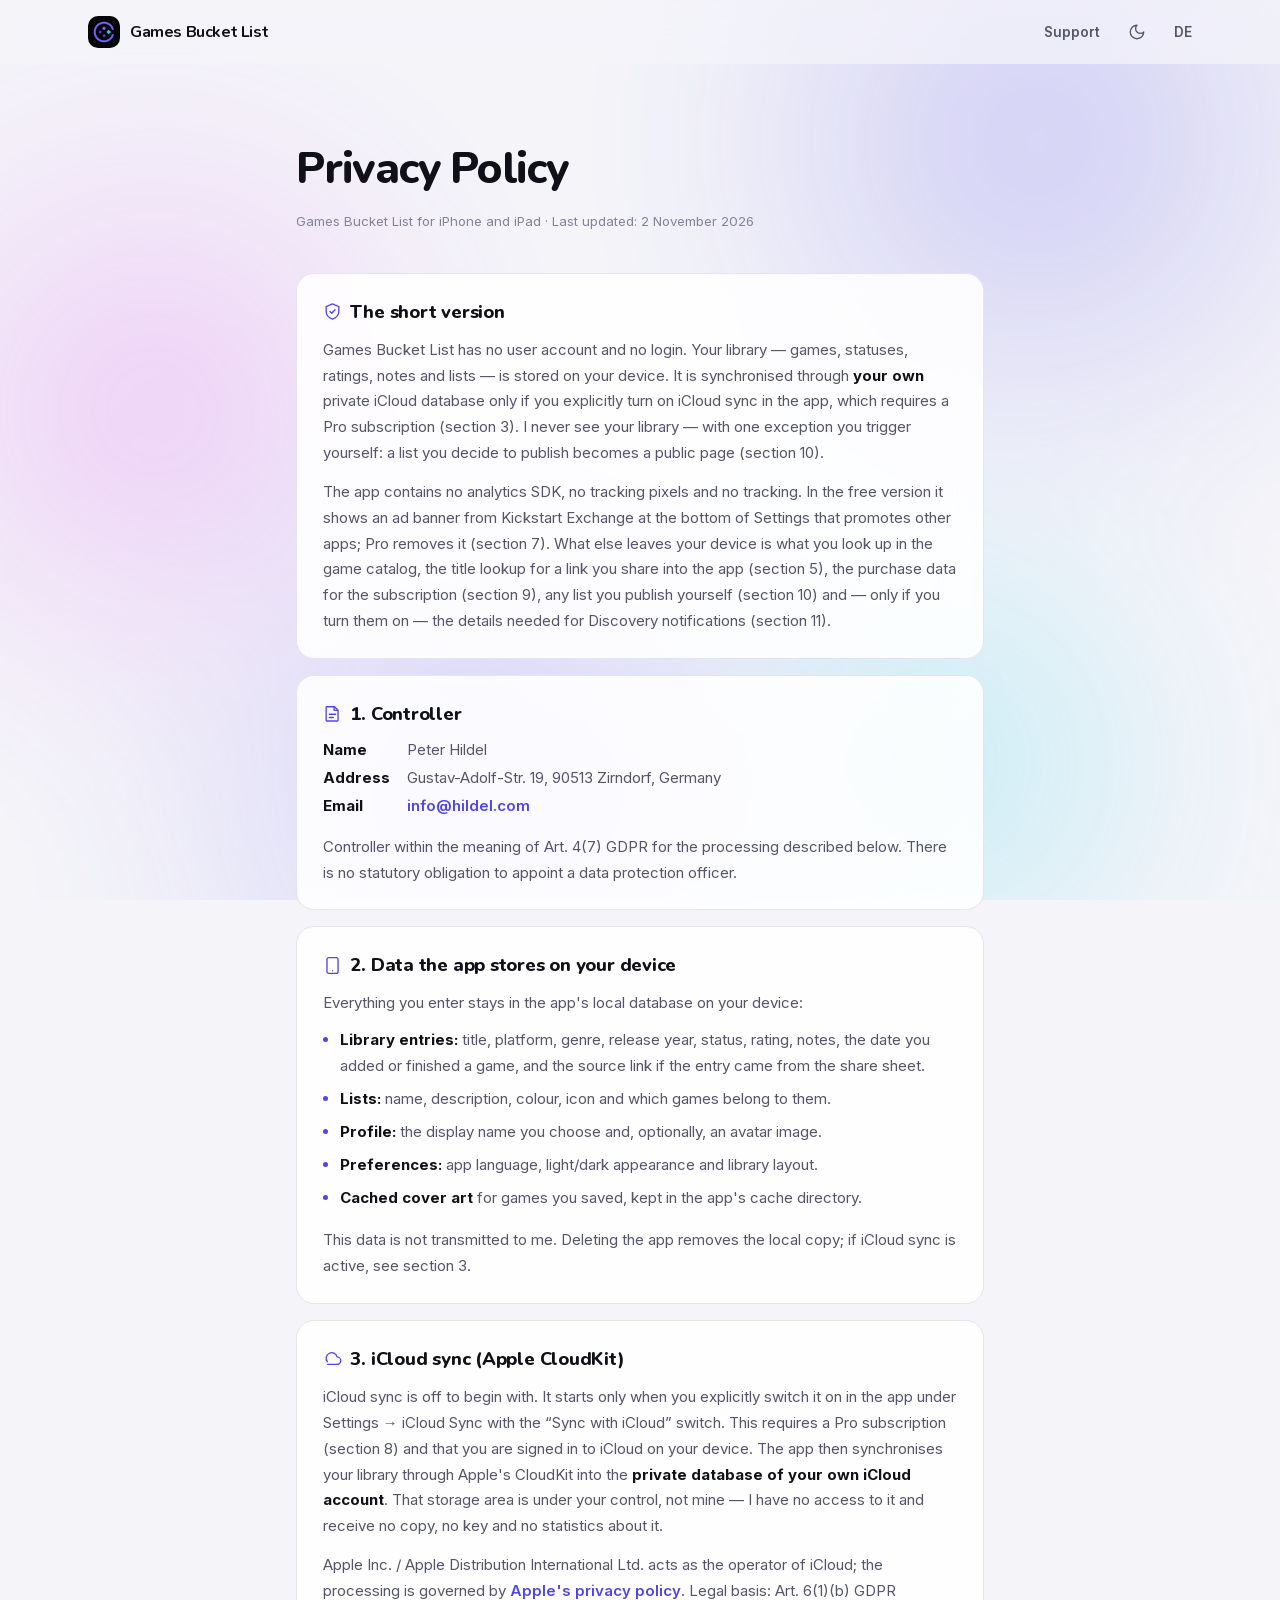
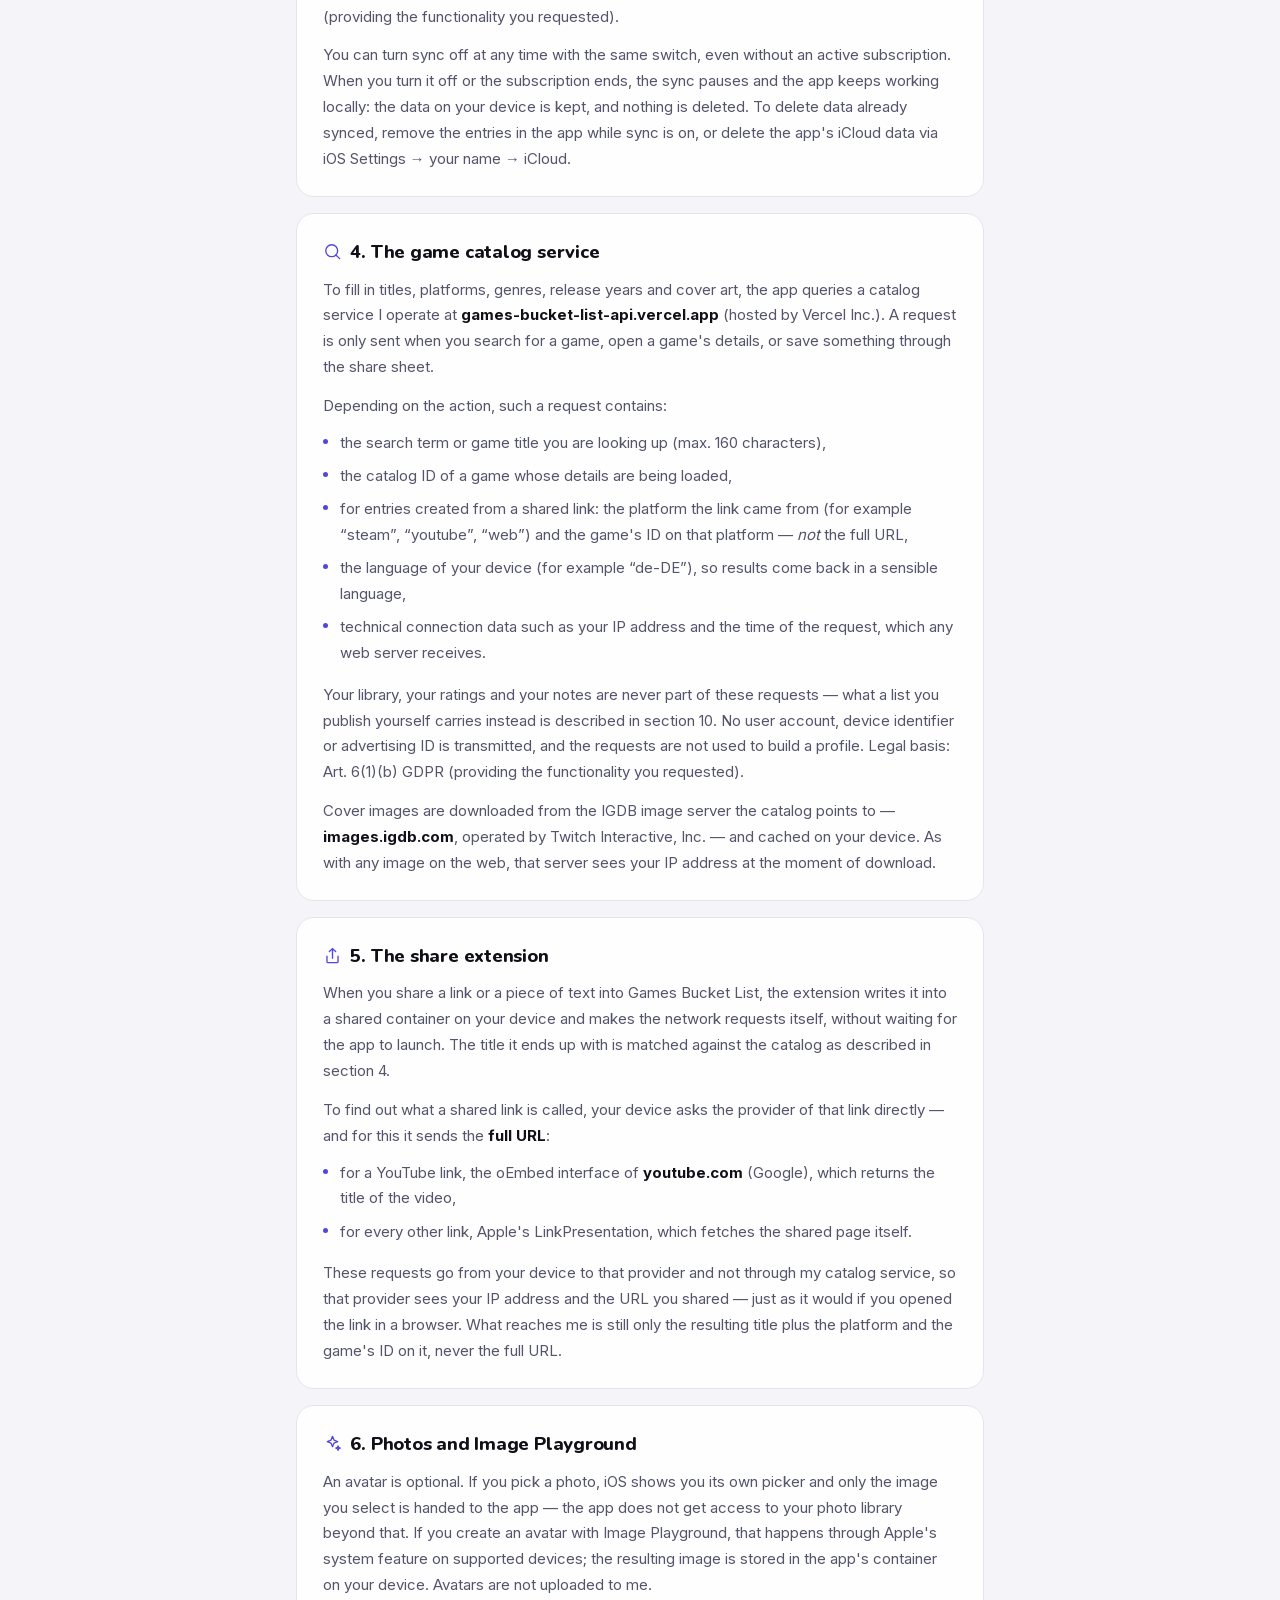
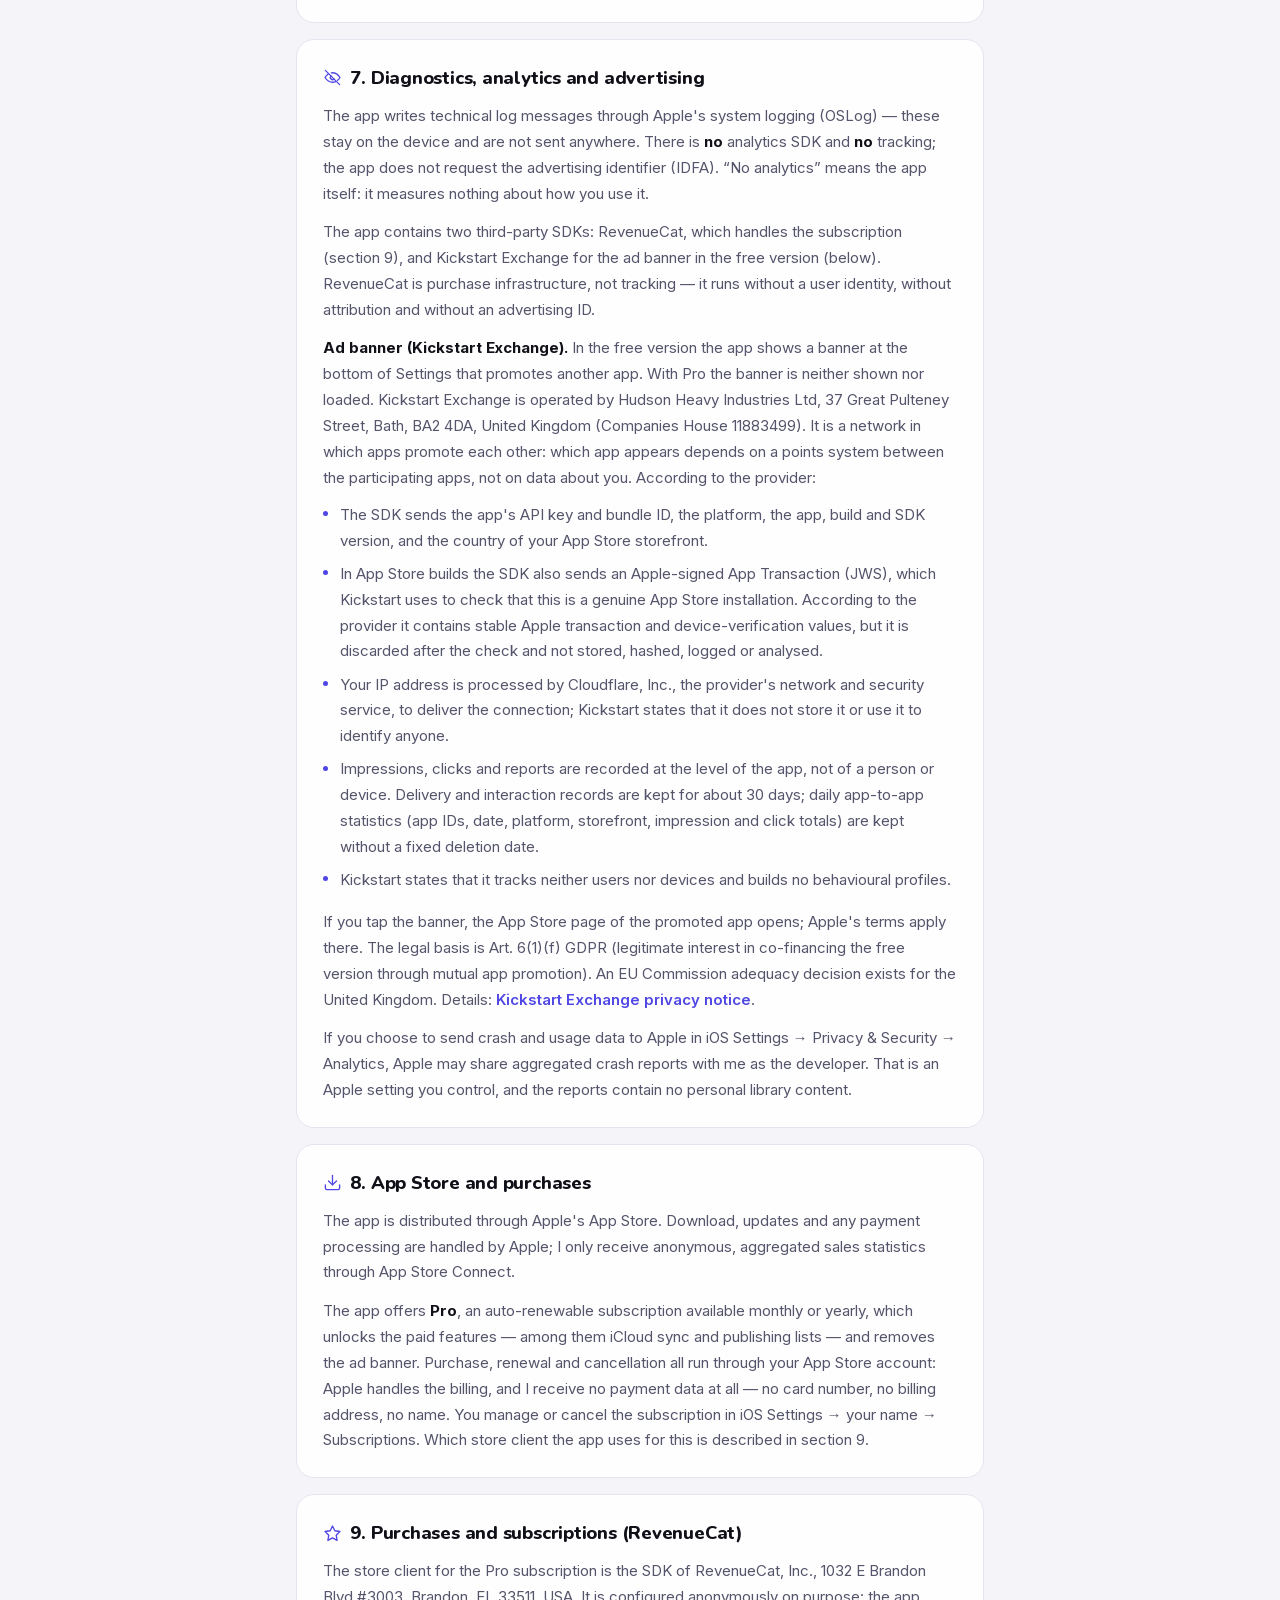
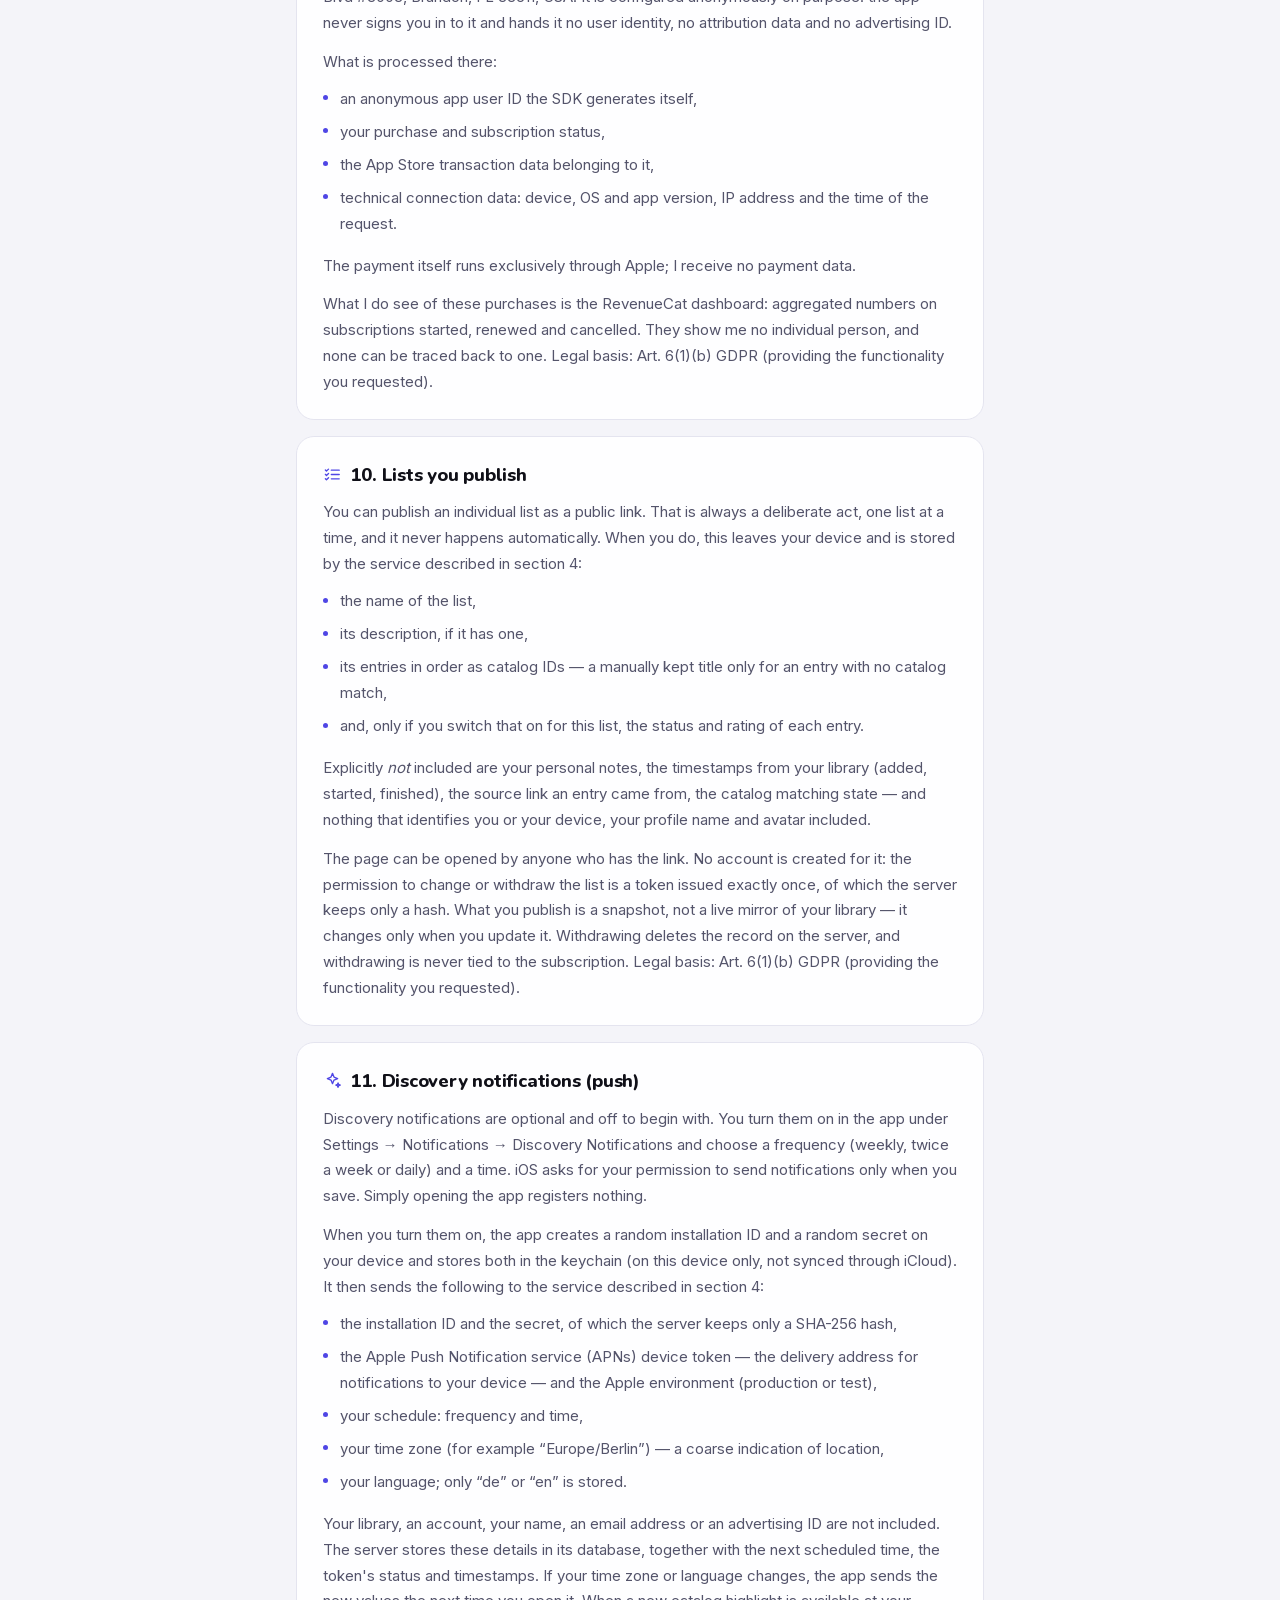
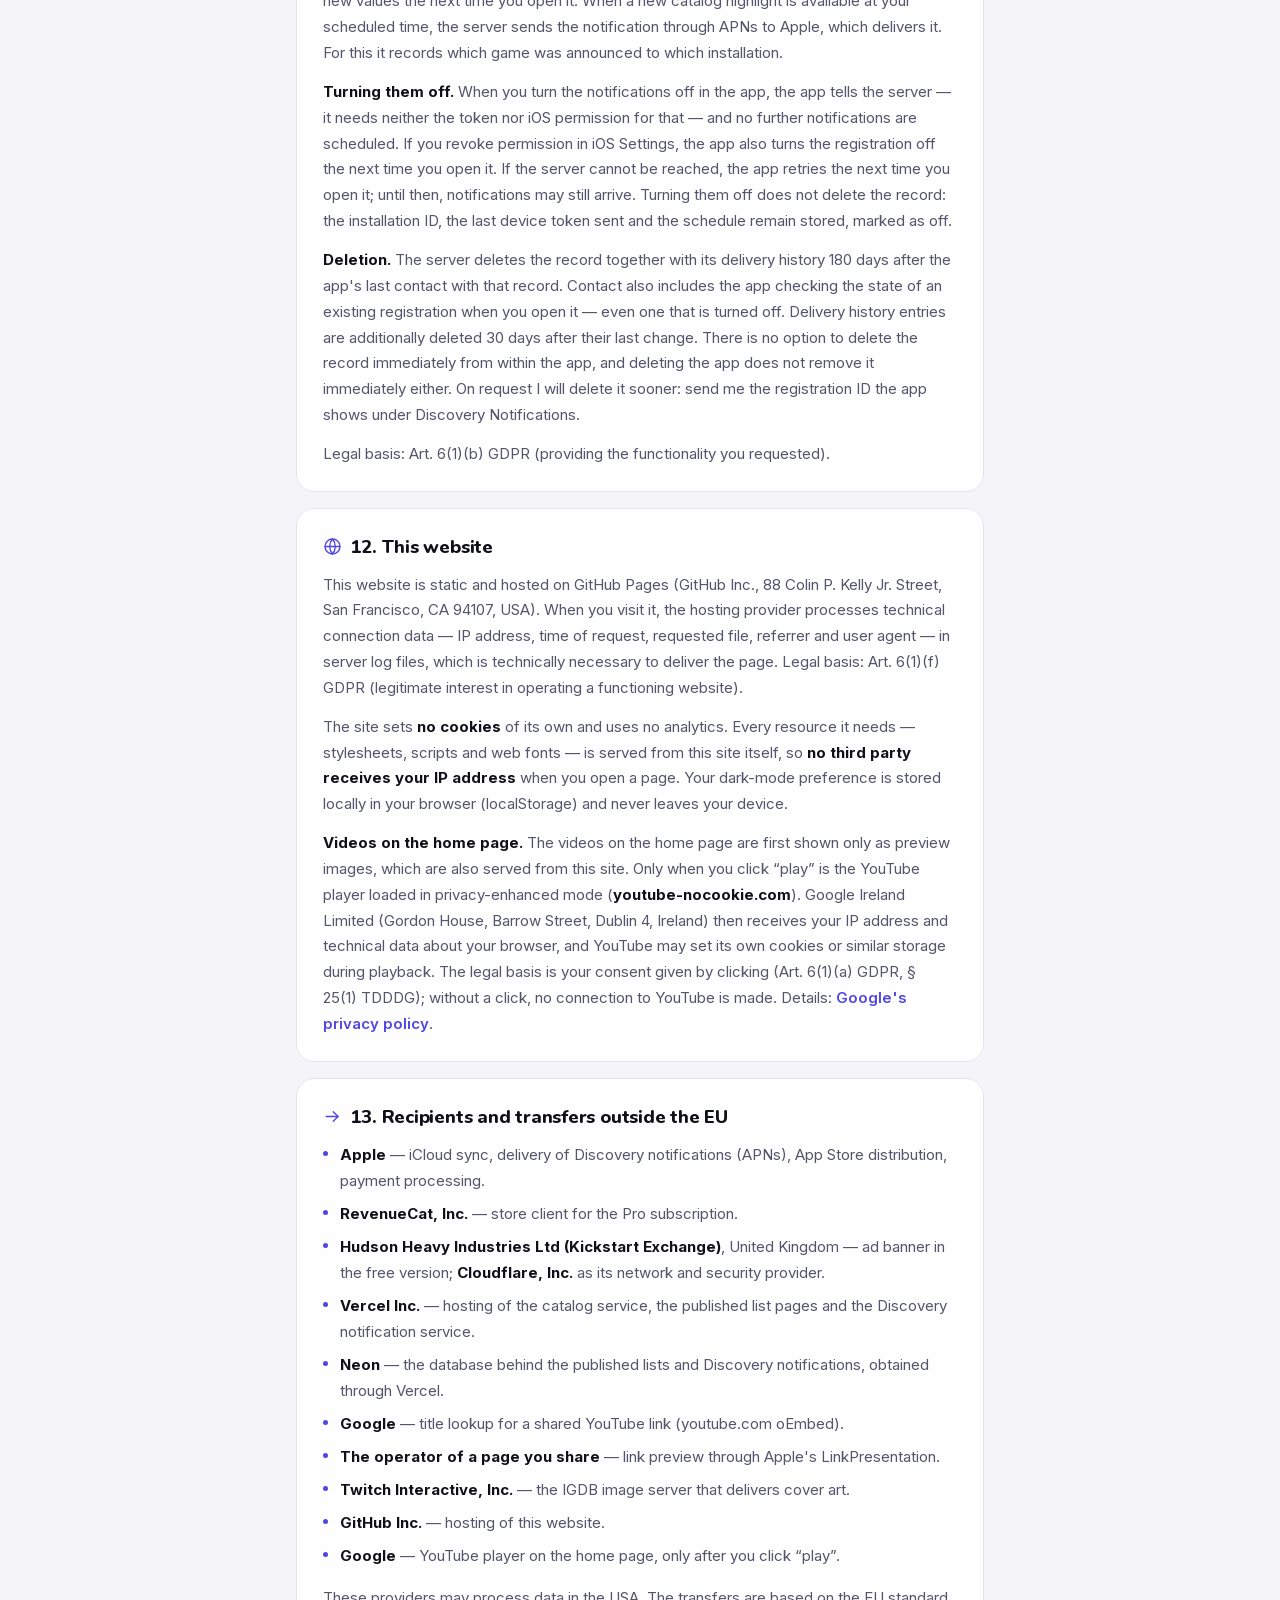
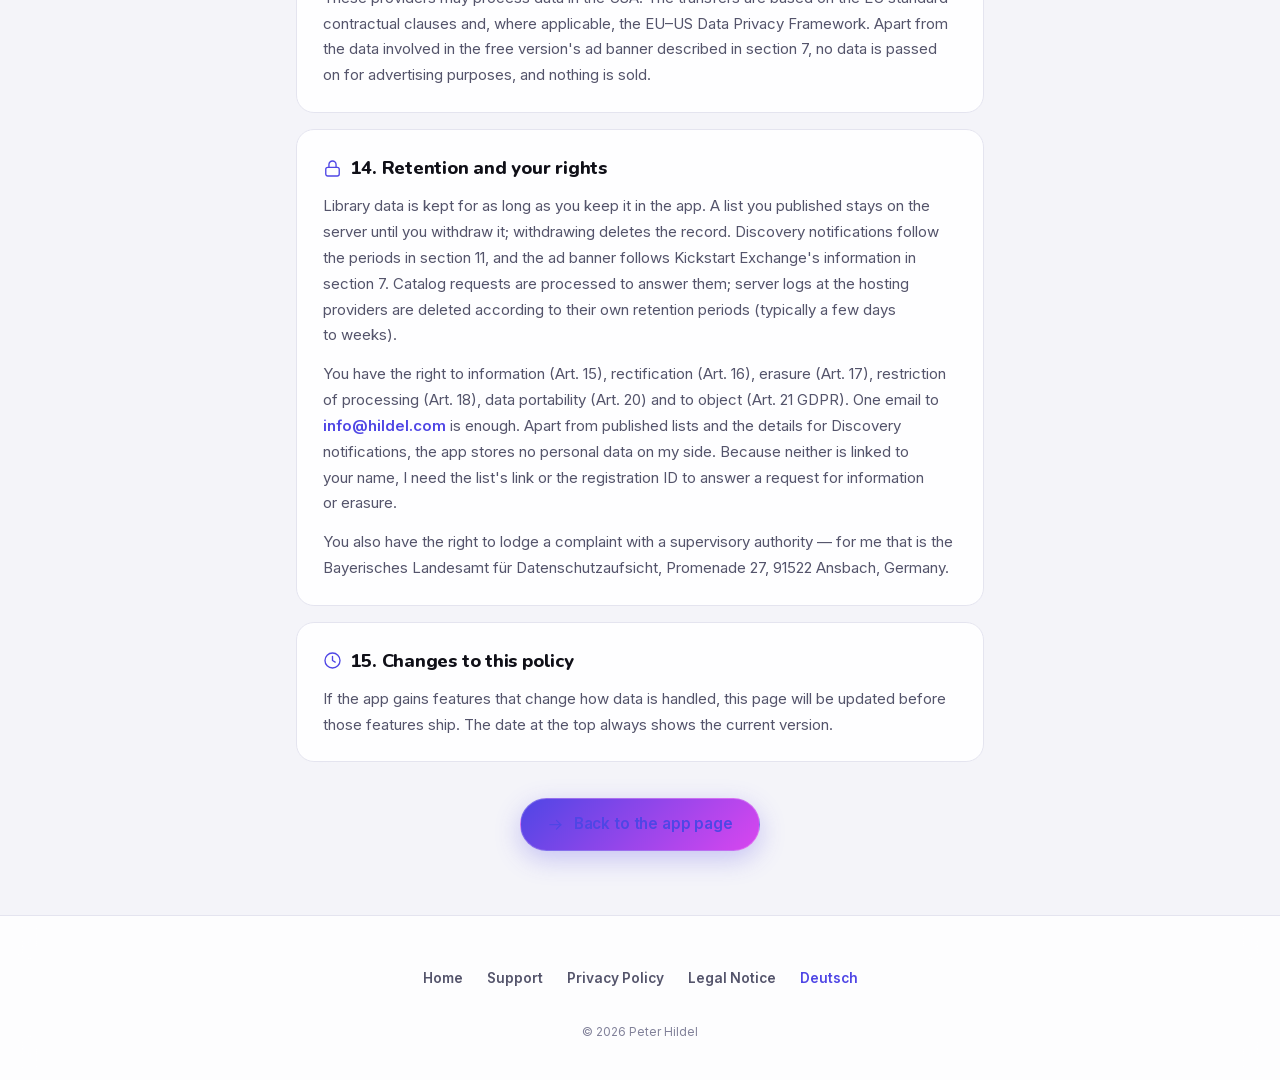
<file: privacy.html>
<!DOCTYPE html>
<html lang="en">
<head>
  <meta charset="UTF-8">
  <meta name="viewport" content="width=device-width, initial-scale=1.0">
  <title>Privacy Policy | Games Bucket List</title>
  <meta name="description" content="How Games Bucket List handles your data: stored on your device, iCloud sync only when you turn it on with Pro, optional Discovery notifications, no account, no tracking, an ad banner only in the free version.">
  <meta name="robots" content="index,follow">
  <link rel="alternate" hreflang="en" href="privacy.html">
  <link rel="alternate" hreflang="de" href="privacy-de.html">
  <script>
    (function () {
      const saved = localStorage.getItem('theme');
      if (saved === 'dark' || (!saved && window.matchMedia('(prefers-color-scheme: dark)').matches)) {
        document.documentElement.classList.add('dark');
      }
    })();
  </script>
  <link rel="icon" type="image/png" sizes="32x32" href="assets/icon/icon-32.png">
  <link rel="icon" type="image/png" sizes="192x192" href="assets/icon/icon-192.png">
  <link rel="apple-touch-icon" href="assets/icon/apple-touch-icon.png">
  <link rel="stylesheet" href="assets/fonts.css?v=1">
  <link rel="stylesheet" href="assets/landing.css?v=12">
  <link rel="stylesheet" href="assets/tailwind.css?v=1">
</head>
<body class="min-h-screen flex flex-col">
<!-- The app's ambient mesh: slow coloured light behind an opaque base. -->
<div class="ambient" aria-hidden="true"><i class="amb amb-1"></i><i class="amb amb-2"></i><i class="amb amb-3"></i><i class="amb amb-4"></i></div>


<svg class="gbl-icons" aria-hidden="true"><defs><symbol id="i-gamepad" viewBox="0 0 24 24"><path d="M6.5 11.5h3.5M8.25 9.75v3.5M15.5 12.2h.01M18 10.2h.01"/><path d="M17.3 5.5H6.7A4.7 4.7 0 0 0 2 10.2v3.6a3.9 3.9 0 0 0 6.5 2.9l.7-.6h5.6l.7.6a3.9 3.9 0 0 0 6.5-2.9v-3.6a4.7 4.7 0 0 0-4.7-4.7Z"/></symbol><symbol id="i-search" viewBox="0 0 24 24"><circle cx="11" cy="11" r="7.5"/><path d="m21 21-4.7-4.7"/></symbol><symbol id="i-share" viewBox="0 0 24 24"><path d="M12 15.5V3.5"/><path d="m8 7 4-3.5L16 7"/><path d="M5 13v6.5a1.5 1.5 0 0 0 1.5 1.5h11a1.5 1.5 0 0 0 1.5-1.5V13"/></symbol><symbol id="i-cloud" viewBox="0 0 24 24"><path d="M17.5 19.5a4.75 4.75 0 0 0 .3-9.5A7 7 0 1 0 5.5 16"/><path d="M6 19.5h11.5"/></symbol><symbol id="i-chart" viewBox="0 0 24 24"><path d="M12 20V9M18 20V4M6 20v-6"/></symbol><symbol id="i-star" viewBox="0 0 24 24"><path d="M12 2.6l2.9 5.9 6.5 1-4.7 4.6 1.1 6.5L12 17.5 6.2 20.6l1.1-6.5L2.6 9.5l6.5-1Z"/></symbol><symbol id="i-list" viewBox="0 0 24 24"><path d="M10.5 6.5h10M10.5 12h10M10.5 17.5h10"/><path d="m3 6.3 1.4 1.4L7 5.2M3 11.8l1.4 1.4L7 10.7M3 17.3l1.4 1.4L7 16.2"/></symbol><symbol id="i-sparkle" viewBox="0 0 24 24"><path d="M12 3l1.9 4.6L18.5 9.5l-4.6 1.9L12 16l-1.9-4.6L5.5 9.5l4.6-1.9Z"/><path d="M19 15l.8 2 2 .8-2 .8-.8 2-.8-2-2-.8 2-.8Z"/></symbol><symbol id="i-lock" viewBox="0 0 24 24"><rect x="3.5" y="10.5" width="17" height="11" rx="2.5"/><path d="M7.5 10.5V7a4.5 4.5 0 0 1 9 0v3.5"/></symbol><symbol id="i-shield" viewBox="0 0 24 24"><path d="M12 2.5 4 5.7v5.6c0 4.6 3.2 8.6 8 10.2 4.8-1.6 8-5.6 8-10.2V5.7Z"/><path d="m8.8 12 2.2 2.2 4.2-4.4"/></symbol><symbol id="i-moon" viewBox="0 0 24 24"><path d="M12 3a6 6 0 0 0 9 9 9 9 0 1 1-9-9Z"/></symbol><symbol id="i-sun" viewBox="0 0 24 24"><circle cx="12" cy="12" r="4"/><path d="M12 2v2M12 20v2M4.9 4.9l1.4 1.4M17.7 17.7l1.4 1.4M2 12h2M20 12h2M4.9 19.1l1.4-1.4M17.7 6.3l1.4-1.4"/></symbol><symbol id="i-plus" viewBox="0 0 24 24"><path d="M12 5.5v13M5.5 12h13"/></symbol><symbol id="i-check" viewBox="0 0 24 24"><path d="m4.5 12.5 5 5 10-11"/></symbol><symbol id="i-play" viewBox="0 0 24 24"><path d="M7 4.8v14.4a.8.8 0 0 0 1.2.7l11.4-7.2a.8.8 0 0 0 0-1.4L8.2 4.1A.8.8 0 0 0 7 4.8Z"/></symbol><symbol id="i-pause" viewBox="0 0 24 24"><rect x="6.5" y="4.5" width="4" height="15" rx="1.4"/><rect x="13.5" y="4.5" width="4" height="15" rx="1.4"/></symbol><symbol id="i-x" viewBox="0 0 24 24"><path d="M6 6l12 12M18 6 6 18"/></symbol><symbol id="i-bookmark" viewBox="0 0 24 24"><path d="M6 3.5h12a1 1 0 0 1 1 1v16l-7-4.6L5 20.5v-16a1 1 0 0 1 1-1Z"/></symbol><symbol id="i-smartphone" viewBox="0 0 24 24"><rect x="5" y="2" width="14" height="20" rx="2.5"/><path d="M12 18.5h.01"/></symbol><symbol id="i-tablet" viewBox="0 0 24 24"><rect x="3.5" y="2" width="17" height="20" rx="2.5"/><path d="M12 18.5h.01"/></symbol><symbol id="i-dice" viewBox="0 0 24 24"><rect x="3" y="3" width="18" height="18" rx="4"/><path d="M8.2 8.2h.01M15.8 8.2h.01M12 12h.01M8.2 15.8h.01M15.8 15.8h.01"/></symbol><symbol id="i-globe" viewBox="0 0 24 24"><circle cx="12" cy="12" r="9.5"/><path d="M2.6 12h18.8"/><path d="M12 2.5a14.5 14.5 0 0 1 0 19 14.5 14.5 0 0 1 0-19Z"/></symbol><symbol id="i-mail" viewBox="0 0 24 24"><rect x="2.5" y="4.5" width="19" height="15" rx="2.5"/><path d="m3.5 6.5 8.5 6 8.5-6"/></symbol><symbol id="i-arrow-right" viewBox="0 0 24 24"><path d="M4 12h15"/><path d="m13 6 6 6-6 6"/></symbol><symbol id="i-arrow-down" viewBox="0 0 24 24"><path d="M12 4.5v15"/><path d="m6 13.5 6 6 6-6"/></symbol><symbol id="i-palette" viewBox="0 0 24 24"><path d="M12 21.5a9.5 9.5 0 1 1 9.5-9.5c0 2-1.6 3.2-3.2 3.2h-1.9a2.1 2.1 0 0 0-1.5 3.6 1.9 1.9 0 0 1-1.4 2.7 9.7 9.7 0 0 1-1.5.1Z"/><path d="M7.5 11h.01M10 7.2h.01M14.5 7.2h.01"/></symbol><symbol id="i-grid" viewBox="0 0 24 24"><rect x="3" y="3" width="7.5" height="7.5" rx="1.8"/><rect x="13.5" y="3" width="7.5" height="7.5" rx="1.8"/><rect x="13.5" y="13.5" width="7.5" height="7.5" rx="1.8"/><rect x="3" y="13.5" width="7.5" height="7.5" rx="1.8"/></symbol><symbol id="i-layers" viewBox="0 0 24 24"><path d="m12 2.8 9 4.7-9 4.7-9-4.7Z"/><path d="m3 12.5 9 4.7 9-4.7"/><path d="m3 17.2 9 4.7 9-4.7"/></symbol><symbol id="i-home" viewBox="0 0 24 24"><path d="m3 10.2 9-7.2 9 7.2V20a2 2 0 0 1-2 2H5a2 2 0 0 1-2-2Z"/><path d="M9.2 22v-8h5.6v8"/></symbol><symbol id="i-settings" viewBox="0 0 24 24"><circle cx="12" cy="12" r="3.2"/><path d="M19.4 14.6a1.6 1.6 0 0 0 .3 1.8l.1.1a2 2 0 1 1-2.8 2.8l-.1-.1a1.6 1.6 0 0 0-2.7 1.1v.3a2 2 0 1 1-4 0v-.2a1.6 1.6 0 0 0-2.8-1.1l-.1.1a2 2 0 1 1-2.8-2.8l.1-.1a1.6 1.6 0 0 0-1.1-2.7h-.3a2 2 0 1 1 0-4h.2a1.6 1.6 0 0 0 1.1-2.8l-.1-.1a2 2 0 1 1 2.8-2.8l.1.1a1.6 1.6 0 0 0 1.8.3h.1a1.6 1.6 0 0 0 1-1.5v-.3a2 2 0 1 1 4 0v.2a1.6 1.6 0 0 0 2.7 1.1l.1-.1a2 2 0 1 1 2.8 2.8l-.1.1a1.6 1.6 0 0 0 1.1 2.7h.3a2 2 0 1 1 0 4h-.2a1.6 1.6 0 0 0-1.5 1Z"/></symbol><symbol id="i-filter" viewBox="0 0 24 24"><path d="M3.5 5.5h17l-6.6 7.8v5.9l-3.8 2v-7.9Z"/></symbol><symbol id="i-eye-off" viewBox="0 0 24 24"><path d="M10.6 6.2A9.7 9.7 0 0 1 12 6c5.5 0 9.5 6 9.5 6a17 17 0 0 1-3 3.6"/><path d="M6.6 7.6A17 17 0 0 0 2.5 12S6.5 18 12 18a9.6 9.6 0 0 0 4.1-.9"/><path d="M9.9 9.9a3 3 0 0 0 4.2 4.2"/><path d="m3 3 18 18"/></symbol><symbol id="i-download" viewBox="0 0 24 24"><path d="M21 15v4a2 2 0 0 1-2 2H5a2 2 0 0 1-2-2v-4"/><path d="m7 10 5 5 5-5"/><path d="M12 15V3"/></symbol><symbol id="i-clock" viewBox="0 0 24 24"><circle cx="12" cy="12" r="9.5"/><path d="M12 6.8V12l3.4 2"/></symbol><symbol id="i-wifi" viewBox="0 0 24 24"><path d="M2.5 8.5a14 14 0 0 1 19 0"/><path d="M6 12.2a9 9 0 0 1 12 0"/><path d="M9.4 15.8a4.2 4.2 0 0 1 5.2 0"/><path d="M12 19.2h.01"/></symbol><symbol id="i-battery" viewBox="0 0 24 24"><rect x="2" y="7.5" width="17" height="9" rx="2.6"/><path d="M21.5 11v2"/><rect x="4" y="9.5" width="12" height="5" rx="1.2" fill="currentColor" stroke="none"/></symbol><symbol id="i-heart" viewBox="0 0 24 24"><path d="M20.8 5.1a5.4 5.4 0 0 0-7.7 0L12 6.2l-1.1-1.1a5.4 5.4 0 1 0-7.7 7.7l8.8 8.7 8.8-8.7a5.4 5.4 0 0 0 0-7.7Z"/></symbol><symbol id="i-note" viewBox="0 0 24 24"><path d="M5 3.5h9.5L19 8v12.5a1 1 0 0 1-1 1H5a1 1 0 0 1-1-1v-16a1 1 0 0 1 1-1Z"/><path d="M14 3.6V8h4.6"/><path d="M8 13h8M8 17h5"/></symbol><symbol id="i-offline" viewBox="0 0 24 24"><path d="M17.5 19.5a4.75 4.75 0 0 0 .3-9.5 7 7 0 0 0-9.6-5"/><path d="M5.4 7.6A7 7 0 0 0 5.5 16"/><path d="M6 19.5h11.5"/><path d="m3 3 18 18"/></symbol></defs></svg>

<!-- Sentinel: solange er sichtbar ist, liegt kein Inhalt unter der Leiste. -->
<div id="nav-top" aria-hidden="true"></div>
<nav class="nav-blur sticky top-0 z-50">
  <div class="max-w-6xl mx-auto px-6 h-16 flex items-center justify-between">
    <a href="index.html" class="nav-brand flex items-center gap-2.5">
      <img class="w-8 h-8 rounded-[10px]" src="assets/icon/icon-96.png" width="32" height="32" alt="">
      <span class="font-bold tracking-tight whitespace-nowrap text-[15px] sm:text-base" style="font-family:Nunito,sans-serif">Games Bucket List</span>
    </a>
    <div class="flex items-center gap-3 sm:gap-5">
      <a href="support.html" class="nav-link hidden sm:inline">Support</a>
      <button id="theme-toggle" class="icon-btn" aria-label="Toggle dark mode">
        <svg class="ico" id="theme-icon" aria-hidden="true"><use href="#i-moon"/></svg>
      </button>
      <a href="privacy-de.html" class="nav-link" hreflang="de">DE</a>
    </div>
  </div>
</nav>

<main class="flex-1 doc">
  <h1>Privacy Policy</h1>
  <p class="doc-meta">Games Bucket List for iPhone and iPad · Last updated: 2 November 2026</p>

  <section>
    <h2><svg class="ico" aria-hidden="true"><use href="#i-shield"/></svg> The short version</h2>
    <p>
      Games Bucket List has no user account and no login. Your library — games, statuses, ratings, notes and lists —
      is stored on your device. It is synchronised through <strong>your own</strong> private iCloud database only if
      you explicitly turn on iCloud sync in the app, which requires a Pro subscription (section 3). I never see your
      library — with one exception you trigger yourself: a list you decide to publish becomes a public page
      (section 10).
    </p>
    <p>
      The app contains no analytics SDK, no tracking pixels and no tracking. In the free version it shows an ad banner
      from Kickstart Exchange at the bottom of Settings that promotes other apps; Pro removes it (section 7). What else
      leaves your device is what you look up in the game catalog, the title lookup for a link you share into the app
      (section 5), the purchase data for the subscription (section 9), any list you publish yourself (section 10) and —
      only if you turn them on — the details needed for Discovery notifications (section 11).
    </p>
  </section>

  <section>
    <h2><svg class="ico" aria-hidden="true"><use href="#i-note"/></svg> 1. Controller</h2>
    <dl class="kv">
      <dt>Name</dt><dd>Peter Hildel</dd>
      <dt>Address</dt><dd>Gustav-Adolf-Str. 19, 90513 Zirndorf, Germany</dd>
      <dt>Email</dt><dd><a href="mailto:info@hildel.com?subject=Games%20Bucket%20List">info@hildel.com</a></dd>
    </dl>
    <p>
      Controller within the meaning of Art. 4(7) GDPR for the processing described below.
      There is no statutory obligation to appoint a data protection officer.
    </p>
  </section>

  <section>
    <h2><svg class="ico" aria-hidden="true"><use href="#i-smartphone"/></svg> 2. Data the app stores on your device</h2>
    <p>Everything you enter stays in the app's local database on your device:</p>
    <ul>
      <li><strong>Library entries:</strong> title, platform, genre, release year, status, rating, notes, the date you added or finished a game, and the source link if the entry came from the share sheet.</li>
      <li><strong>Lists:</strong> name, description, colour, icon and which games belong to them.</li>
      <li><strong>Profile:</strong> the display name you choose and, optionally, an avatar image.</li>
      <li><strong>Preferences:</strong> app language, light/dark appearance and library layout.</li>
      <li><strong>Cached cover art</strong> for games you saved, kept in the app's cache directory.</li>
    </ul>
    <p>
      This data is not transmitted to me. Deleting the app removes the local copy; if iCloud sync is active, see section 3.
    </p>
  </section>

  <section>
    <h2><svg class="ico" aria-hidden="true"><use href="#i-cloud"/></svg> 3. iCloud sync (Apple CloudKit)</h2>
    <p>
      iCloud sync is off to begin with. It starts only when you explicitly switch it on in the app under Settings →
      iCloud Sync with the “Sync with iCloud” switch. This requires a Pro subscription (section 8) and that you are
      signed in to iCloud on your device. The app then synchronises your library through Apple's CloudKit into the
      <strong>private database of your own iCloud account</strong>. That
      storage area is under your control, not mine — I have no access to it and receive no copy, no key and no
      statistics about it.
    </p>
    <p>
      Apple Inc. / Apple Distribution International Ltd. acts as the operator of iCloud; the processing is governed by
      <a href="https://www.apple.com/legal/privacy/" rel="noopener" target="_blank">Apple's privacy policy</a>.
      Legal basis: Art. 6(1)(b) GDPR (providing the functionality you requested).
    </p>
    <p>
      You can turn sync off at any time with the same switch, even without an active subscription. When you turn it
      off or the subscription ends, the sync pauses and the app keeps working locally: the data on your device is kept,
      and nothing is deleted. To delete data already synced, remove the entries in the app while sync is on, or delete
      the app's iCloud data via iOS Settings → your name → iCloud.
    </p>
  </section>

  <section>
    <h2><svg class="ico" aria-hidden="true"><use href="#i-search"/></svg> 4. The game catalog service</h2>
    <p>
      To fill in titles, platforms, genres, release years and cover art, the app queries a catalog service I operate at
      <strong>games-bucket-list-api.vercel.app</strong> (hosted by Vercel Inc.). A request is only sent when you search
      for a game, open a game's details, or save something through the share sheet.
    </p>
    <p>Depending on the action, such a request contains:</p>
    <ul>
      <li>the search term or game title you are looking up (max. 160 characters),</li>
      <li>the catalog ID of a game whose details are being loaded,</li>
      <li>for entries created from a shared link: the platform the link came from (for example “steam”, “youtube”, “web”) and the game's ID on that platform — <em>not</em> the full URL,</li>
      <li>the language of your device (for example “de-DE”), so results come back in a sensible language,</li>
      <li>technical connection data such as your IP address and the time of the request, which any web server receives.</li>
    </ul>
    <p>
      Your library, your ratings and your notes are never part of these requests — what a list you publish yourself
      carries instead is described in section 10. No user account, device identifier or
      advertising ID is transmitted, and the requests are not used to build a profile.
      Legal basis: Art. 6(1)(b) GDPR (providing the functionality you requested).
    </p>
    <p>
      Cover images are downloaded from the IGDB image server the catalog points to — <strong>images.igdb.com</strong>,
      operated by Twitch Interactive, Inc. — and cached on your device. As with any image on the web, that server sees
      your IP address at the moment of download.
    </p>
  </section>

  <section>
    <h2><svg class="ico" aria-hidden="true"><use href="#i-share"/></svg> 5. The share extension</h2>
    <p>
      When you share a link or a piece of text into Games Bucket List, the extension writes it into a shared container
      on your device and makes the network requests itself, without waiting for the app to launch. The title it ends up
      with is matched against the catalog as described in section 4.
    </p>
    <p>
      To find out what a shared link is called, your device asks the provider of that link directly — and for this it
      sends the <strong>full URL</strong>:
    </p>
    <ul>
      <li>for a YouTube link, the oEmbed interface of <strong>youtube.com</strong> (Google), which returns the title of the video,</li>
      <li>for every other link, Apple's LinkPresentation, which fetches the shared page itself.</li>
    </ul>
    <p>
      These requests go from your device to that provider and not through my catalog service, so that provider sees your
      IP address and the URL you shared — just as it would if you opened the link in a browser. What reaches me is still
      only the resulting title plus the platform and the game's ID on it, never the full URL.
    </p>
  </section>

  <section>
    <h2><svg class="ico" aria-hidden="true"><use href="#i-sparkle"/></svg> 6. Photos and Image Playground</h2>
    <p>
      An avatar is optional. If you pick a photo, iOS shows you its own picker and only the image you select is handed
      to the app — the app does not get access to your photo library beyond that. If you create an avatar with Image
      Playground, that happens through Apple's system feature on supported devices; the resulting image is stored in the
      app's container on your device. Avatars are not uploaded to me.
    </p>
  </section>

  <section>
    <h2><svg class="ico" aria-hidden="true"><use href="#i-eye-off"/></svg> 7. Diagnostics, analytics and advertising</h2>
    <p>
      The app writes technical log messages through Apple's system logging (OSLog) — these stay on the device and are not
      sent anywhere. There is <strong>no</strong> analytics SDK and <strong>no</strong> tracking; the app does not request
      the advertising identifier (IDFA). “No analytics” means the app itself: it measures nothing about how you use it.
    </p>
    <p>
      The app contains two third-party SDKs: RevenueCat, which handles the subscription (section 9), and Kickstart
      Exchange for the ad banner in the free version (below). RevenueCat is purchase infrastructure, not tracking — it
      runs without a user identity, without attribution and without an advertising ID.
    </p>
    <p>
      <strong>Ad banner (Kickstart Exchange).</strong> In the free version the app shows a banner at the bottom of
      Settings that promotes another app. With Pro the banner is neither shown nor loaded. Kickstart Exchange is
      operated by Hudson Heavy Industries Ltd, 37 Great Pulteney Street, Bath, BA2 4DA, United Kingdom (Companies House
      11883499). It is a network in which apps promote each other: which app appears depends on a points system between
      the participating apps, not on data about you. According to the provider:
    </p>
    <ul>
      <li>The SDK sends the app's API key and bundle ID, the platform, the app, build and SDK version, and the country of your App Store storefront.</li>
      <li>In App Store builds the SDK also sends an Apple-signed App Transaction (JWS), which Kickstart uses to check that this is a genuine App Store installation. According to the provider it contains stable Apple transaction and device-verification values, but it is discarded after the check and not stored, hashed, logged or analysed.</li>
      <li>Your IP address is processed by Cloudflare, Inc., the provider's network and security service, to deliver the connection; Kickstart states that it does not store it or use it to identify anyone.</li>
      <li>Impressions, clicks and reports are recorded at the level of the app, not of a person or device. Delivery and interaction records are kept for about 30 days; daily app-to-app statistics (app IDs, date, platform, storefront, impression and click totals) are kept without a fixed deletion date.</li>
      <li>Kickstart states that it tracks neither users nor devices and builds no behavioural profiles.</li>
    </ul>
    <p>
      If you tap the banner, the App Store page of the promoted app opens; Apple's terms apply there. The legal basis is
      Art. 6(1)(f) GDPR (legitimate interest in co-financing the free version through mutual app promotion). An EU
      Commission adequacy decision exists for the United Kingdom. Details:
      <a href="https://exchange.kickstart.tools/privacy" target="_blank" rel="noopener">Kickstart Exchange privacy notice</a>.
    </p>
    <p>
      If you choose to send crash and usage data to Apple in iOS Settings → Privacy &amp; Security → Analytics, Apple may
      share aggregated crash reports with me as the developer. That is an Apple setting you control, and the reports
      contain no personal library content.
    </p>
  </section>

  <section>
    <h2><svg class="ico" aria-hidden="true"><use href="#i-download"/></svg> 8. App Store and purchases</h2>
    <p>
      The app is distributed through Apple's App Store. Download, updates and any payment processing are handled by
      Apple; I only receive anonymous, aggregated sales statistics through App Store Connect.
    </p>
    <p>
      The app offers <strong>Pro</strong>, an auto-renewable subscription available monthly or yearly, which unlocks the
      paid features — among them iCloud sync and publishing lists — and removes the ad banner. Purchase, renewal and cancellation all run through
      your App Store account: Apple handles the billing, and I receive no payment data at all — no card number, no
      billing address, no name. You manage or cancel the subscription in iOS Settings → your name → Subscriptions.
      Which store client the app uses for this is described in section 9.
    </p>
  </section>

  <section>
    <h2><svg class="ico" aria-hidden="true"><use href="#i-star"/></svg> 9. Purchases and subscriptions (RevenueCat)</h2>
    <p>
      The store client for the Pro subscription is the SDK of RevenueCat, Inc., 1032 E Brandon Blvd #3003, Brandon,
      FL 33511, USA. It is configured anonymously on purpose: the app
      never signs you in to it and hands it no user identity, no attribution data and no advertising ID.
    </p>
    <p>What is processed there:</p>
    <ul>
      <li>an anonymous app user ID the SDK generates itself,</li>
      <li>your purchase and subscription status,</li>
      <li>the App Store transaction data belonging to it,</li>
      <li>technical connection data: device, OS and app version, IP address and the time of the request.</li>
    </ul>
    <p>
      The payment itself runs exclusively through Apple; I receive no payment data.
    </p>
    <p>
      What I do see of these purchases is the RevenueCat dashboard: aggregated numbers on subscriptions started,
      renewed and cancelled. They show me no individual person, and none can be traced back to one.
      Legal basis: Art. 6(1)(b) GDPR (providing the functionality you requested).
    </p>
  </section>

  <section>
    <h2><svg class="ico" aria-hidden="true"><use href="#i-list"/></svg> 10. Lists you publish</h2>
    <p>
      You can publish an individual list as a public link. That is always a deliberate act, one list at a time, and it
      never happens automatically. When you do, this leaves your device and is stored by the service described in
      section 4:
    </p>
    <ul>
      <li>the name of the list,</li>
      <li>its description, if it has one,</li>
      <li>its entries in order as catalog IDs — a manually kept title only for an entry with no catalog match,</li>
      <li>and, only if you switch that on for this list, the status and rating of each entry.</li>
    </ul>
    <p>
      Explicitly <em>not</em> included are your personal notes, the timestamps from your library (added, started,
      finished), the source link an entry came from, the catalog matching state — and nothing that identifies you or
      your device, your profile name and avatar included.
    </p>
    <p>
      The page can be opened by anyone who has the link. No account is created for it: the permission to change or
      withdraw the list is a token issued exactly once, of which the server keeps only a hash. What you publish is a
      snapshot, not a live mirror of your library — it changes only when you update it. Withdrawing deletes the record
      on the server, and withdrawing is never tied to the subscription.
      Legal basis: Art. 6(1)(b) GDPR (providing the functionality you requested).
    </p>
  </section>

  <section>
    <h2><svg class="ico" aria-hidden="true"><use href="#i-sparkle"/></svg> 11. Discovery notifications (push)</h2>
    <p>
      Discovery notifications are optional and off to begin with. You turn them on in the app under Settings →
      Notifications → Discovery Notifications and choose a frequency (weekly, twice a week or daily) and a time. iOS
      asks for your permission to send notifications only when you save. Simply opening the app registers nothing.
    </p>
    <p>
      When you turn them on, the app creates a random installation ID and a random secret on your device and stores both
      in the keychain (on this device only, not synced through iCloud). It then sends the following to the service
      described in section 4:
    </p>
    <ul>
      <li>the installation ID and the secret, of which the server keeps only a SHA-256 hash,</li>
      <li>the Apple Push Notification service (APNs) device token — the delivery address for notifications to your device — and the Apple environment (production or test),</li>
      <li>your schedule: frequency and time,</li>
      <li>your time zone (for example “Europe/Berlin”) — a coarse indication of location,</li>
      <li>your language; only “de” or “en” is stored.</li>
    </ul>
    <p>
      Your library, an account, your name, an email address or an advertising ID are not included. The server stores
      these details in its database, together with the next scheduled time, the token's status and timestamps. If your
      time zone or language changes, the app sends the new values the next time you open it. When a new catalog
      highlight is available at your scheduled time, the server sends the notification through APNs to Apple, which
      delivers it. For this it records which game was announced to which installation.
    </p>
    <p>
      <strong>Turning them off.</strong> When you turn the notifications off in the app, the app tells the server — it
      needs neither the token nor iOS permission for that — and no further notifications are scheduled. If you revoke
      permission in iOS Settings, the app also turns the registration off the next time you open it. If the server
      cannot be reached, the app retries the next time you open it; until then, notifications may still arrive.
      Turning them off does not delete the record: the installation ID, the last device token sent and the schedule
      remain stored, marked as off.
    </p>
    <p>
      <strong>Deletion.</strong> The server deletes the record together with its delivery history 180 days after the
      app's last contact with that record. Contact also includes the app checking the state of an existing registration
      when you open it — even one that is turned off. Delivery history entries are additionally deleted 30 days after
      their last change. There is no option to delete the record immediately from within the app, and deleting the app
      does not remove it immediately either. On request I will delete it sooner: send me the registration ID the app
      shows under Discovery Notifications.
    </p>
    <p>
      Legal basis: Art. 6(1)(b) GDPR (providing the functionality you requested).
    </p>
  </section>

  <section>
    <h2><svg class="ico" aria-hidden="true"><use href="#i-globe"/></svg> 12. This website</h2>
    <p>
      This website is static and hosted on GitHub Pages (GitHub Inc., 88 Colin P. Kelly Jr. Street, San Francisco, CA
      94107, USA). When you visit it, the hosting provider processes technical connection data — IP address, time of
      request, requested file, referrer and user agent — in server log files, which is technically necessary to deliver
      the page. Legal basis: Art. 6(1)(f) GDPR (legitimate interest in operating a functioning website).
    </p>
    <p>
      The site sets <strong>no cookies</strong> of its own and uses no analytics. Every resource it needs — stylesheets,
      scripts and web fonts — is served from this site itself, so <strong>no third party receives your IP address</strong>
      when you open a page. Your dark-mode preference is stored locally in your browser (localStorage) and never leaves
      your device.
    </p>
    <p>
      <strong>Videos on the home page.</strong> The videos on the home page are first shown only as preview images, which
      are also served from this site. Only when you click “play” is the YouTube player loaded in privacy-enhanced mode
      (<strong>youtube-nocookie.com</strong>). Google Ireland Limited (Gordon House, Barrow Street, Dublin 4, Ireland)
      then receives your IP address and technical data about your browser, and YouTube may set its own cookies or similar
      storage during playback. The legal basis is your consent given by clicking (Art. 6(1)(a) GDPR, § 25(1) TDDDG);
      without a click, no connection to YouTube is made. Details:
      <a href="https://policies.google.com/privacy" target="_blank" rel="noopener">Google's privacy policy</a>.
    </p>
  </section>

  <section>
    <h2><svg class="ico" aria-hidden="true"><use href="#i-arrow-right"/></svg> 13. Recipients and transfers outside the EU</h2>
    <ul>
      <li><strong>Apple</strong> — iCloud sync, delivery of Discovery notifications (APNs), App Store distribution, payment processing.</li>
      <li><strong>RevenueCat, Inc.</strong> — store client for the Pro subscription.</li>
      <li><strong>Hudson Heavy Industries Ltd (Kickstart Exchange)</strong>, United Kingdom — ad banner in the free version; <strong>Cloudflare, Inc.</strong> as its network and security provider.</li>
      <li><strong>Vercel Inc.</strong> — hosting of the catalog service, the published list pages and the Discovery notification service.</li>
      <li><strong>Neon</strong> — the database behind the published lists and Discovery notifications, obtained through Vercel.</li>
      <li><strong>Google</strong> — title lookup for a shared YouTube link (youtube.com oEmbed).</li>
      <li><strong>The operator of a page you share</strong> — link preview through Apple's LinkPresentation.</li>
      <li><strong>Twitch Interactive, Inc.</strong> — the IGDB image server that delivers cover art.</li>
      <li><strong>GitHub Inc.</strong> — hosting of this website.</li>
      <li><strong>Google</strong> — YouTube player on the home page, only after you click “play”.</li>
    </ul>
    <p>
      These providers may process data in the USA. The transfers are based on the EU standard contractual clauses and,
      where applicable, the EU–US Data Privacy Framework. Apart from the data involved in the free version's ad banner
      described in section 7, no data is passed on for advertising purposes, and nothing is sold.
    </p>
  </section>

  <section>
    <h2><svg class="ico" aria-hidden="true"><use href="#i-lock"/></svg> 14. Retention and your rights</h2>
    <p>
      Library data is kept for as long as you keep it in the app. A list you published stays on the server until you
      withdraw it; withdrawing deletes the record. Discovery notifications follow the periods in section 11, and the ad
      banner follows Kickstart Exchange's information in section 7. Catalog requests are processed to answer them; server logs at the
      hosting providers are deleted according to their own retention periods (typically a few days to weeks).
    </p>
    <p>
      You have the right to information (Art. 15), rectification (Art. 16), erasure (Art. 17), restriction of processing
      (Art. 18), data portability (Art. 20) and to object (Art. 21 GDPR). One email to
      <a href="mailto:info@hildel.com?subject=Games%20Bucket%20List">info@hildel.com</a> is enough. Apart from published
      lists and the details for Discovery notifications, the app stores no personal data on my side. Because neither is
      linked to your name, I need the list's link or the registration ID to answer a request for information or
      erasure.
    </p>
    <p>
      You also have the right to lodge a complaint with a supervisory authority — for me that is the
      Bayerisches Landesamt für Datenschutzaufsicht, Promenade 27, 91522 Ansbach, Germany.
    </p>
  </section>

  <section>
    <h2><svg class="ico" aria-hidden="true"><use href="#i-clock"/></svg> 15. Changes to this policy</h2>
    <p>
      If the app gains features that change how data is handled, this page will be updated before those features ship.
      The date at the top always shows the current version.
    </p>
  </section>

  <div class="text-center mt-9">
    <a href="index.html" class="btn-primary">
      <svg class="ico" aria-hidden="true"><use href="#i-arrow-right"/></svg> Back to the app page
    </a>
  </div>
</main>

<footer class="footer py-10">
  <div class="max-w-6xl mx-auto px-6">
    <div class="flex flex-wrap gap-x-6 gap-y-3 justify-center mb-6">
      <a href="index.html">Home</a>
      <a href="support.html">Support</a>
      <a href="privacy.html">Privacy Policy</a>
      <a href="impressum.html">Legal Notice</a>
      <a href="privacy-de.html" hreflang="de" style="color:var(--accent)">Deutsch</a>
    </div>
    <p class="text-center text-xs" style="color:var(--text-ter)">© <span id="year">2026</span> Peter Hildel</p>
  </div>
</footer>

<script>
  const toggle = document.getElementById('theme-toggle');
  const themeIcon = document.getElementById('theme-icon');
  function paintIcon() {
    const dark = document.documentElement.classList.contains('dark');
    themeIcon.firstElementChild.setAttribute('href', dark ? '#i-sun' : '#i-moon');
  }
  paintIcon();
  toggle.addEventListener('click', () => {
    document.documentElement.classList.toggle('dark');
    localStorage.setItem('theme', document.documentElement.classList.contains('dark') ? 'dark' : 'light');
    paintIcon();
  });
  /* Scroll-Edge: der weiche Auslauf unter der Leiste erscheint erst, wenn
     wirklich Inhalt darunter durchläuft — statt einer dauerhaften 1px-Linie. */
  const navBar = document.querySelector('.nav-blur');
  const navTop = document.getElementById('nav-top');
  if (navBar && navTop) {
    new IntersectionObserver(
      ([e]) => navBar.classList.toggle('scrolled', !e.isIntersecting)
    ).observe(navTop);
  }

  document.getElementById('year').textContent = new Date().getFullYear();
</script>
</body>
</html>
</file>
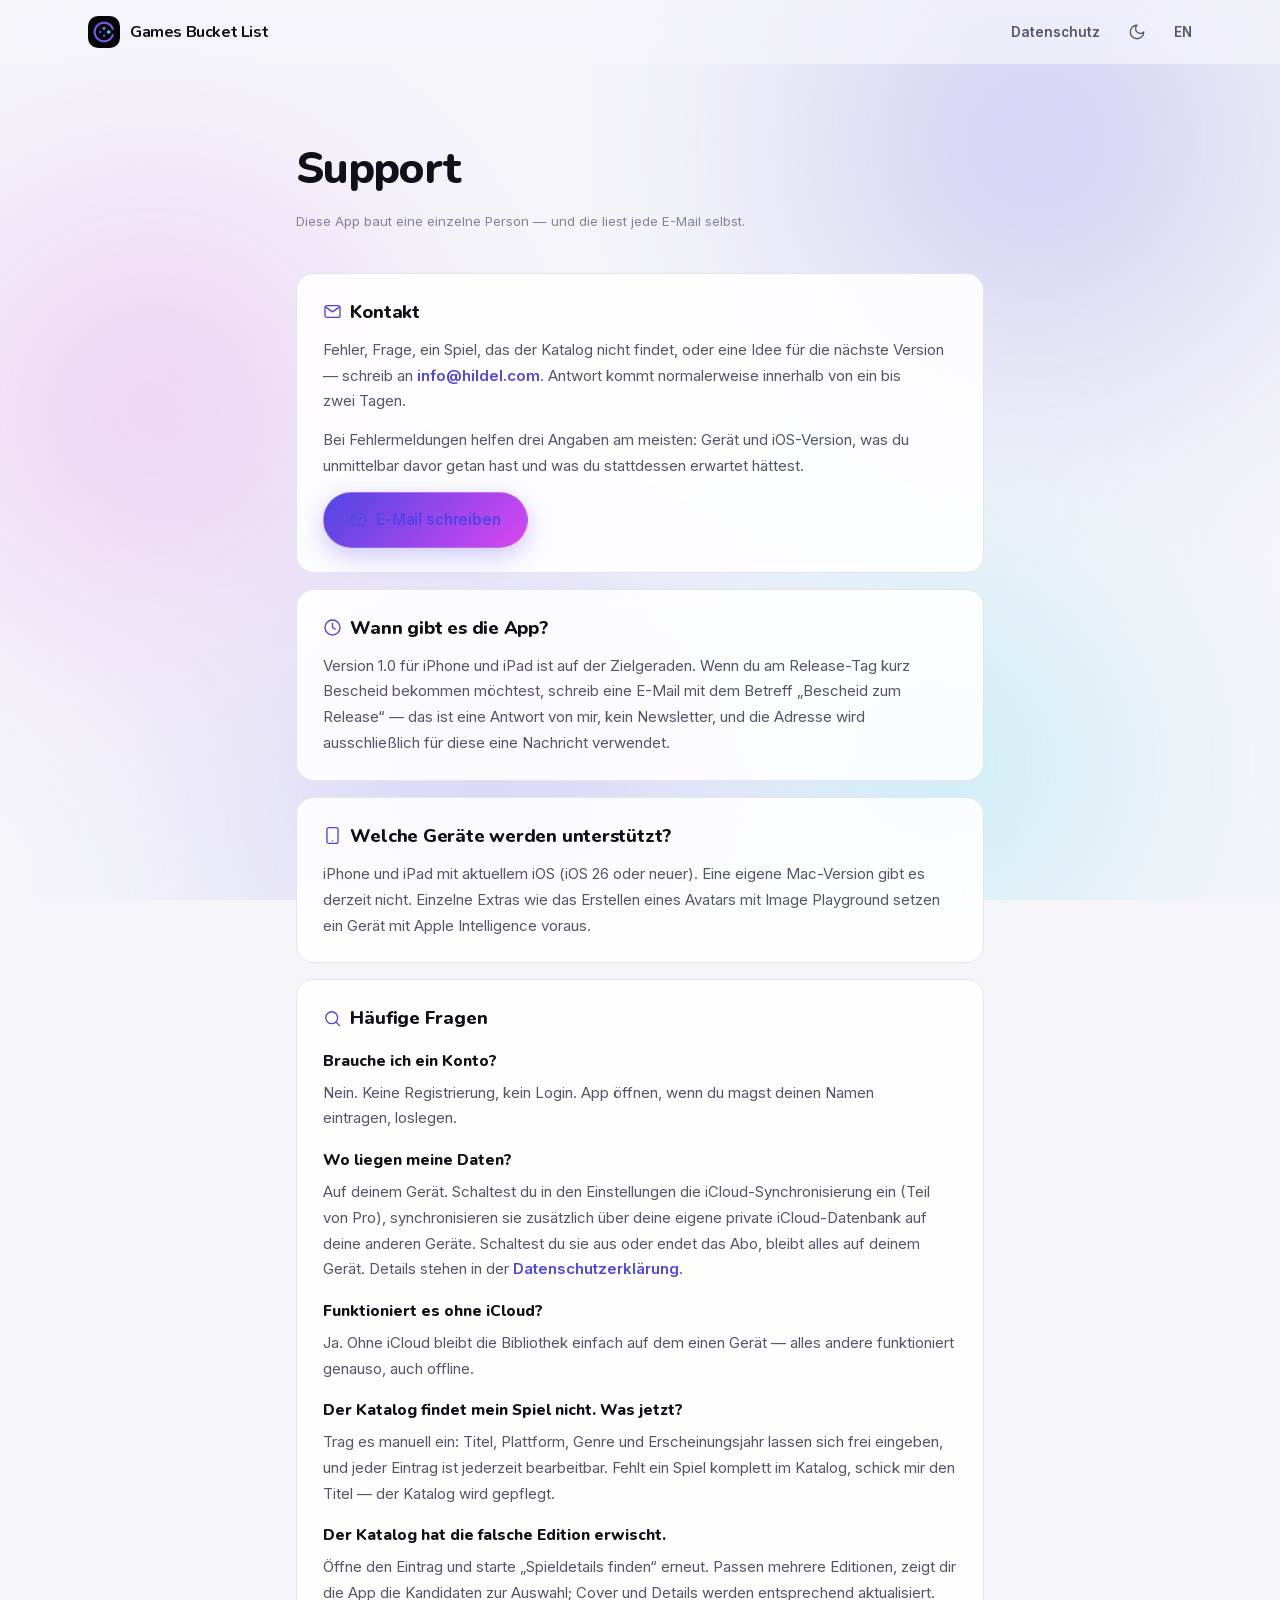
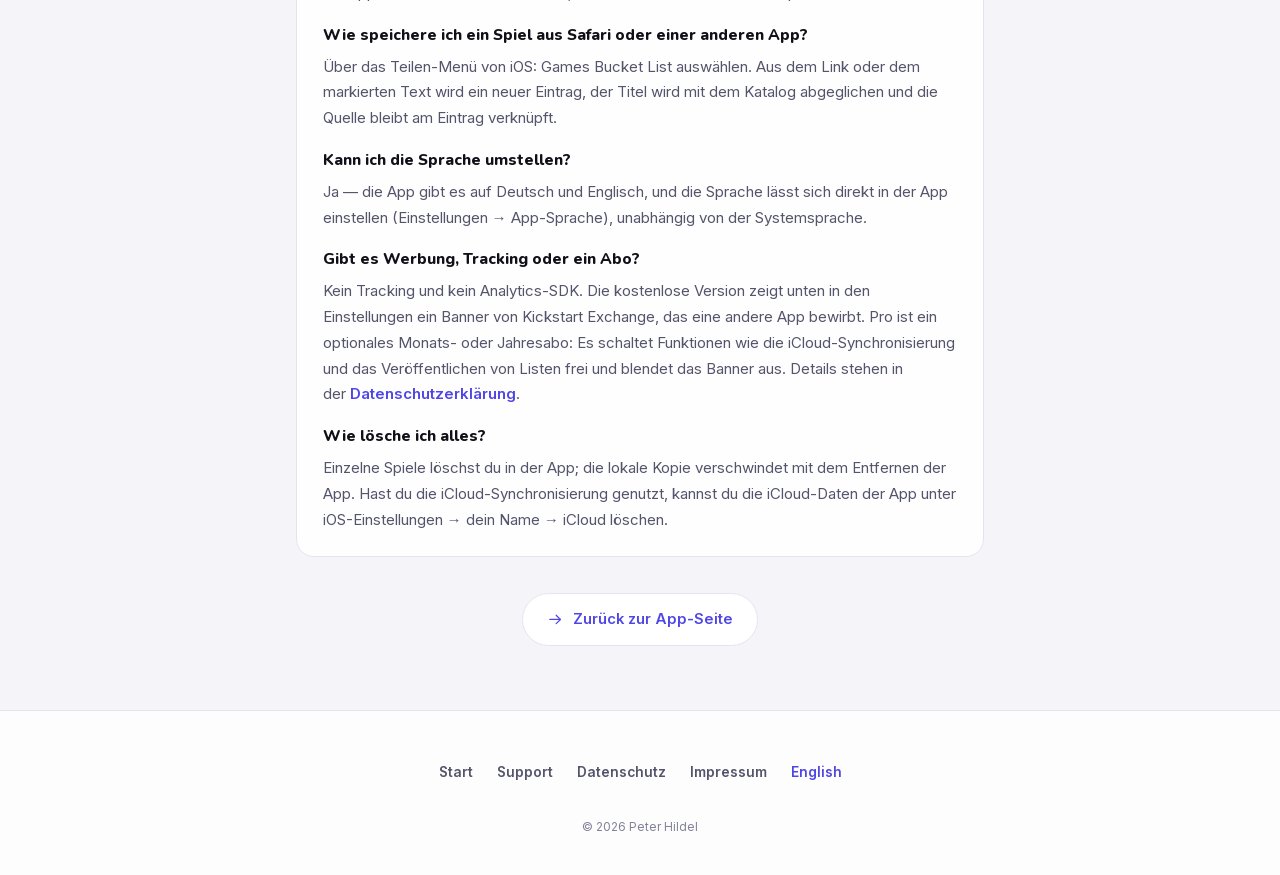
<file: support-de.html>
<!DOCTYPE html>
<html lang="de">
<head>
  <meta charset="UTF-8">
  <meta name="viewport" content="width=device-width, initial-scale=1.0">
  <title>Support | Games Bucket List</title>
  <meta name="description" content="Fragen, Fehlermeldungen und Ideen zu Games Bucket List — dazu Antworten auf das, was am häufigsten gefragt wird.">
  <link rel="alternate" hreflang="en" href="support.html">
  <link rel="alternate" hreflang="de" href="support-de.html">
  <script>
    (function () {
      const saved = localStorage.getItem('theme');
      if (saved === 'dark' || (!saved && window.matchMedia('(prefers-color-scheme: dark)').matches)) {
        document.documentElement.classList.add('dark');
      }
    })();
  </script>
  <link rel="icon" type="image/png" sizes="32x32" href="assets/icon/icon-32.png">
  <link rel="icon" type="image/png" sizes="192x192" href="assets/icon/icon-192.png">
  <link rel="apple-touch-icon" href="assets/icon/apple-touch-icon.png">
  <link rel="stylesheet" href="assets/fonts.css?v=1">
  <link rel="stylesheet" href="assets/landing.css?v=12">
  <link rel="stylesheet" href="assets/tailwind.css?v=1">
</head>
<body class="min-h-screen flex flex-col">
<!-- The app's ambient mesh: slow coloured light behind an opaque base. -->
<div class="ambient" aria-hidden="true"><i class="amb amb-1"></i><i class="amb amb-2"></i><i class="amb amb-3"></i><i class="amb amb-4"></i></div>


<svg class="gbl-icons" aria-hidden="true"><defs><symbol id="i-gamepad" viewBox="0 0 24 24"><path d="M6.5 11.5h3.5M8.25 9.75v3.5M15.5 12.2h.01M18 10.2h.01"/><path d="M17.3 5.5H6.7A4.7 4.7 0 0 0 2 10.2v3.6a3.9 3.9 0 0 0 6.5 2.9l.7-.6h5.6l.7.6a3.9 3.9 0 0 0 6.5-2.9v-3.6a4.7 4.7 0 0 0-4.7-4.7Z"/></symbol><symbol id="i-search" viewBox="0 0 24 24"><circle cx="11" cy="11" r="7.5"/><path d="m21 21-4.7-4.7"/></symbol><symbol id="i-share" viewBox="0 0 24 24"><path d="M12 15.5V3.5"/><path d="m8 7 4-3.5L16 7"/><path d="M5 13v6.5a1.5 1.5 0 0 0 1.5 1.5h11a1.5 1.5 0 0 0 1.5-1.5V13"/></symbol><symbol id="i-cloud" viewBox="0 0 24 24"><path d="M17.5 19.5a4.75 4.75 0 0 0 .3-9.5A7 7 0 1 0 5.5 16"/><path d="M6 19.5h11.5"/></symbol><symbol id="i-chart" viewBox="0 0 24 24"><path d="M12 20V9M18 20V4M6 20v-6"/></symbol><symbol id="i-star" viewBox="0 0 24 24"><path d="M12 2.6l2.9 5.9 6.5 1-4.7 4.6 1.1 6.5L12 17.5 6.2 20.6l1.1-6.5L2.6 9.5l6.5-1Z"/></symbol><symbol id="i-list" viewBox="0 0 24 24"><path d="M10.5 6.5h10M10.5 12h10M10.5 17.5h10"/><path d="m3 6.3 1.4 1.4L7 5.2M3 11.8l1.4 1.4L7 10.7M3 17.3l1.4 1.4L7 16.2"/></symbol><symbol id="i-sparkle" viewBox="0 0 24 24"><path d="M12 3l1.9 4.6L18.5 9.5l-4.6 1.9L12 16l-1.9-4.6L5.5 9.5l4.6-1.9Z"/><path d="M19 15l.8 2 2 .8-2 .8-.8 2-.8-2-2-.8 2-.8Z"/></symbol><symbol id="i-lock" viewBox="0 0 24 24"><rect x="3.5" y="10.5" width="17" height="11" rx="2.5"/><path d="M7.5 10.5V7a4.5 4.5 0 0 1 9 0v3.5"/></symbol><symbol id="i-shield" viewBox="0 0 24 24"><path d="M12 2.5 4 5.7v5.6c0 4.6 3.2 8.6 8 10.2 4.8-1.6 8-5.6 8-10.2V5.7Z"/><path d="m8.8 12 2.2 2.2 4.2-4.4"/></symbol><symbol id="i-moon" viewBox="0 0 24 24"><path d="M12 3a6 6 0 0 0 9 9 9 9 0 1 1-9-9Z"/></symbol><symbol id="i-sun" viewBox="0 0 24 24"><circle cx="12" cy="12" r="4"/><path d="M12 2v2M12 20v2M4.9 4.9l1.4 1.4M17.7 17.7l1.4 1.4M2 12h2M20 12h2M4.9 19.1l1.4-1.4M17.7 6.3l1.4-1.4"/></symbol><symbol id="i-plus" viewBox="0 0 24 24"><path d="M12 5.5v13M5.5 12h13"/></symbol><symbol id="i-check" viewBox="0 0 24 24"><path d="m4.5 12.5 5 5 10-11"/></symbol><symbol id="i-play" viewBox="0 0 24 24"><path d="M7 4.8v14.4a.8.8 0 0 0 1.2.7l11.4-7.2a.8.8 0 0 0 0-1.4L8.2 4.1A.8.8 0 0 0 7 4.8Z"/></symbol><symbol id="i-pause" viewBox="0 0 24 24"><rect x="6.5" y="4.5" width="4" height="15" rx="1.4"/><rect x="13.5" y="4.5" width="4" height="15" rx="1.4"/></symbol><symbol id="i-x" viewBox="0 0 24 24"><path d="M6 6l12 12M18 6 6 18"/></symbol><symbol id="i-bookmark" viewBox="0 0 24 24"><path d="M6 3.5h12a1 1 0 0 1 1 1v16l-7-4.6L5 20.5v-16a1 1 0 0 1 1-1Z"/></symbol><symbol id="i-smartphone" viewBox="0 0 24 24"><rect x="5" y="2" width="14" height="20" rx="2.5"/><path d="M12 18.5h.01"/></symbol><symbol id="i-tablet" viewBox="0 0 24 24"><rect x="3.5" y="2" width="17" height="20" rx="2.5"/><path d="M12 18.5h.01"/></symbol><symbol id="i-dice" viewBox="0 0 24 24"><rect x="3" y="3" width="18" height="18" rx="4"/><path d="M8.2 8.2h.01M15.8 8.2h.01M12 12h.01M8.2 15.8h.01M15.8 15.8h.01"/></symbol><symbol id="i-globe" viewBox="0 0 24 24"><circle cx="12" cy="12" r="9.5"/><path d="M2.6 12h18.8"/><path d="M12 2.5a14.5 14.5 0 0 1 0 19 14.5 14.5 0 0 1 0-19Z"/></symbol><symbol id="i-mail" viewBox="0 0 24 24"><rect x="2.5" y="4.5" width="19" height="15" rx="2.5"/><path d="m3.5 6.5 8.5 6 8.5-6"/></symbol><symbol id="i-arrow-right" viewBox="0 0 24 24"><path d="M4 12h15"/><path d="m13 6 6 6-6 6"/></symbol><symbol id="i-arrow-down" viewBox="0 0 24 24"><path d="M12 4.5v15"/><path d="m6 13.5 6 6 6-6"/></symbol><symbol id="i-palette" viewBox="0 0 24 24"><path d="M12 21.5a9.5 9.5 0 1 1 9.5-9.5c0 2-1.6 3.2-3.2 3.2h-1.9a2.1 2.1 0 0 0-1.5 3.6 1.9 1.9 0 0 1-1.4 2.7 9.7 9.7 0 0 1-1.5.1Z"/><path d="M7.5 11h.01M10 7.2h.01M14.5 7.2h.01"/></symbol><symbol id="i-grid" viewBox="0 0 24 24"><rect x="3" y="3" width="7.5" height="7.5" rx="1.8"/><rect x="13.5" y="3" width="7.5" height="7.5" rx="1.8"/><rect x="13.5" y="13.5" width="7.5" height="7.5" rx="1.8"/><rect x="3" y="13.5" width="7.5" height="7.5" rx="1.8"/></symbol><symbol id="i-layers" viewBox="0 0 24 24"><path d="m12 2.8 9 4.7-9 4.7-9-4.7Z"/><path d="m3 12.5 9 4.7 9-4.7"/><path d="m3 17.2 9 4.7 9-4.7"/></symbol><symbol id="i-home" viewBox="0 0 24 24"><path d="m3 10.2 9-7.2 9 7.2V20a2 2 0 0 1-2 2H5a2 2 0 0 1-2-2Z"/><path d="M9.2 22v-8h5.6v8"/></symbol><symbol id="i-settings" viewBox="0 0 24 24"><circle cx="12" cy="12" r="3.2"/><path d="M19.4 14.6a1.6 1.6 0 0 0 .3 1.8l.1.1a2 2 0 1 1-2.8 2.8l-.1-.1a1.6 1.6 0 0 0-2.7 1.1v.3a2 2 0 1 1-4 0v-.2a1.6 1.6 0 0 0-2.8-1.1l-.1.1a2 2 0 1 1-2.8-2.8l.1-.1a1.6 1.6 0 0 0-1.1-2.7h-.3a2 2 0 1 1 0-4h.2a1.6 1.6 0 0 0 1.1-2.8l-.1-.1a2 2 0 1 1 2.8-2.8l.1.1a1.6 1.6 0 0 0 1.8.3h.1a1.6 1.6 0 0 0 1-1.5v-.3a2 2 0 1 1 4 0v.2a1.6 1.6 0 0 0 2.7 1.1l.1-.1a2 2 0 1 1 2.8 2.8l-.1.1a1.6 1.6 0 0 0 1.1 2.7h.3a2 2 0 1 1 0 4h-.2a1.6 1.6 0 0 0-1.5 1Z"/></symbol><symbol id="i-filter" viewBox="0 0 24 24"><path d="M3.5 5.5h17l-6.6 7.8v5.9l-3.8 2v-7.9Z"/></symbol><symbol id="i-eye-off" viewBox="0 0 24 24"><path d="M10.6 6.2A9.7 9.7 0 0 1 12 6c5.5 0 9.5 6 9.5 6a17 17 0 0 1-3 3.6"/><path d="M6.6 7.6A17 17 0 0 0 2.5 12S6.5 18 12 18a9.6 9.6 0 0 0 4.1-.9"/><path d="M9.9 9.9a3 3 0 0 0 4.2 4.2"/><path d="m3 3 18 18"/></symbol><symbol id="i-download" viewBox="0 0 24 24"><path d="M21 15v4a2 2 0 0 1-2 2H5a2 2 0 0 1-2-2v-4"/><path d="m7 10 5 5 5-5"/><path d="M12 15V3"/></symbol><symbol id="i-clock" viewBox="0 0 24 24"><circle cx="12" cy="12" r="9.5"/><path d="M12 6.8V12l3.4 2"/></symbol><symbol id="i-wifi" viewBox="0 0 24 24"><path d="M2.5 8.5a14 14 0 0 1 19 0"/><path d="M6 12.2a9 9 0 0 1 12 0"/><path d="M9.4 15.8a4.2 4.2 0 0 1 5.2 0"/><path d="M12 19.2h.01"/></symbol><symbol id="i-battery" viewBox="0 0 24 24"><rect x="2" y="7.5" width="17" height="9" rx="2.6"/><path d="M21.5 11v2"/><rect x="4" y="9.5" width="12" height="5" rx="1.2" fill="currentColor" stroke="none"/></symbol><symbol id="i-heart" viewBox="0 0 24 24"><path d="M20.8 5.1a5.4 5.4 0 0 0-7.7 0L12 6.2l-1.1-1.1a5.4 5.4 0 1 0-7.7 7.7l8.8 8.7 8.8-8.7a5.4 5.4 0 0 0 0-7.7Z"/></symbol><symbol id="i-note" viewBox="0 0 24 24"><path d="M5 3.5h9.5L19 8v12.5a1 1 0 0 1-1 1H5a1 1 0 0 1-1-1v-16a1 1 0 0 1 1-1Z"/><path d="M14 3.6V8h4.6"/><path d="M8 13h8M8 17h5"/></symbol><symbol id="i-offline" viewBox="0 0 24 24"><path d="M17.5 19.5a4.75 4.75 0 0 0 .3-9.5 7 7 0 0 0-9.6-5"/><path d="M5.4 7.6A7 7 0 0 0 5.5 16"/><path d="M6 19.5h11.5"/><path d="m3 3 18 18"/></symbol></defs></svg>

<!-- Sentinel: solange er sichtbar ist, liegt kein Inhalt unter der Leiste. -->
<div id="nav-top" aria-hidden="true"></div>
<nav class="nav-blur sticky top-0 z-50">
  <div class="max-w-6xl mx-auto px-6 h-16 flex items-center justify-between">
    <a href="index-de.html" class="nav-brand flex items-center gap-2.5">
      <img class="w-8 h-8 rounded-[10px]" src="assets/icon/icon-96.png" width="32" height="32" alt="">
      <span class="font-bold tracking-tight whitespace-nowrap text-[15px] sm:text-base" style="font-family:Nunito,sans-serif">Games Bucket List</span>
    </a>
    <div class="flex items-center gap-3 sm:gap-5">
      <a href="privacy-de.html" class="nav-link hidden sm:inline">Datenschutz</a>
      <button id="theme-toggle" class="icon-btn" aria-label="Dunkelmodus umschalten">
        <svg class="ico" id="theme-icon" aria-hidden="true"><use href="#i-moon"/></svg>
      </button>
      <a href="support.html" class="nav-link" hreflang="en">EN</a>
    </div>
  </div>
</nav>

<main class="flex-1 doc">
  <h1>Support</h1>
  <p class="doc-meta">Diese App baut eine einzelne Person — und die liest jede E-Mail selbst.</p>

  <section>
    <h2><svg class="ico" aria-hidden="true"><use href="#i-mail"/></svg> Kontakt</h2>
    <p>
      Fehler, Frage, ein Spiel, das der Katalog nicht findet, oder eine Idee für die nächste Version — schreib an
      <a href="mailto:info@hildel.com?subject=Games%20Bucket%20List">info@hildel.com</a>.
      Antwort kommt normalerweise innerhalb von ein bis zwei Tagen.
    </p>
    <p>
      Bei Fehlermeldungen helfen drei Angaben am meisten: Gerät und iOS-Version, was du unmittelbar davor getan hast
      und was du stattdessen erwartet hättest.
    </p>
    <p class="mt-6">
      <a href="mailto:info@hildel.com?subject=Games%20Bucket%20List" class="btn-primary">
        <svg class="ico" aria-hidden="true"><use href="#i-mail"/></svg> E-Mail schreiben
      </a>
    </p>
  </section>

  <section>
    <h2><svg class="ico" aria-hidden="true"><use href="#i-clock"/></svg> Wann gibt es die App?</h2>
    <p>
      Version 1.0 für iPhone und iPad ist auf der Zielgeraden. Wenn du am Release-Tag kurz Bescheid bekommen möchtest,
      schreib eine E-Mail mit dem Betreff „Bescheid zum Release“ — das ist eine Antwort von mir, kein Newsletter, und die
      Adresse wird ausschließlich für diese eine Nachricht verwendet.
    </p>
  </section>

  <section>
    <h2><svg class="ico" aria-hidden="true"><use href="#i-smartphone"/></svg> Welche Geräte werden unterstützt?</h2>
    <p>
      iPhone und iPad mit aktuellem iOS (iOS 26 oder neuer). Eine eigene Mac-Version gibt es derzeit nicht.
      Einzelne Extras wie das Erstellen eines Avatars mit Image Playground setzen ein Gerät mit Apple Intelligence voraus.
    </p>
  </section>

  <section>
    <h2><svg class="ico" aria-hidden="true"><use href="#i-search"/></svg> Häufige Fragen</h2>

    <h3>Brauche ich ein Konto?</h3>
    <p>Nein. Keine Registrierung, kein Login. App öffnen, wenn du magst deinen Namen eintragen, loslegen.</p>

    <h3>Wo liegen meine Daten?</h3>
    <p>
      Auf deinem Gerät. Schaltest du in den Einstellungen die iCloud-Synchronisierung ein (Teil von Pro),
      synchronisieren sie zusätzlich über deine eigene private iCloud-Datenbank auf deine anderen Geräte. Schaltest du
      sie aus oder endet das Abo, bleibt alles auf deinem Gerät. Details stehen in der
      <a href="privacy-de.html">Datenschutzerklärung</a>.
    </p>

    <h3>Funktioniert es ohne iCloud?</h3>
    <p>
      Ja. Ohne iCloud bleibt die Bibliothek einfach auf dem einen Gerät — alles andere funktioniert genauso,
      auch offline.
    </p>

    <h3>Der Katalog findet mein Spiel nicht. Was jetzt?</h3>
    <p>
      Trag es manuell ein: Titel, Plattform, Genre und Erscheinungsjahr lassen sich frei eingeben, und jeder Eintrag ist
      jederzeit bearbeitbar. Fehlt ein Spiel komplett im Katalog, schick mir den Titel — der Katalog wird gepflegt.
    </p>

    <h3>Der Katalog hat die falsche Edition erwischt.</h3>
    <p>
      Öffne den Eintrag und starte „Spieldetails finden“ erneut. Passen mehrere Editionen, zeigt dir die App die
      Kandidaten zur Auswahl; Cover und Details werden entsprechend aktualisiert.
    </p>

    <h3>Wie speichere ich ein Spiel aus Safari oder einer anderen App?</h3>
    <p>
      Über das Teilen-Menü von iOS: Games Bucket List auswählen. Aus dem Link oder dem markierten Text wird ein neuer
      Eintrag, der Titel wird mit dem Katalog abgeglichen und die Quelle bleibt am Eintrag verknüpft.
    </p>

    <h3>Kann ich die Sprache umstellen?</h3>
    <p>
      Ja — die App gibt es auf Deutsch und Englisch, und die Sprache lässt sich direkt in der App einstellen
      (Einstellungen → App-Sprache), unabhängig von der Systemsprache.
    </p>

    <h3>Gibt es Werbung, Tracking oder ein Abo?</h3>
    <p>
      Kein Tracking und kein Analytics-SDK. Die kostenlose Version zeigt unten in den Einstellungen ein Banner von
      Kickstart Exchange, das eine andere App bewirbt. Pro ist ein optionales Monats- oder Jahresabo: Es schaltet
      Funktionen wie die iCloud-Synchronisierung und das Veröffentlichen von Listen frei und blendet das Banner aus.
      Details stehen in der <a href="privacy-de.html">Datenschutzerklärung</a>.
    </p>

    <h3>Wie lösche ich alles?</h3>
    <p>
      Einzelne Spiele löschst du in der App; die lokale Kopie verschwindet mit dem Entfernen der App. Hast du die
      iCloud-Synchronisierung genutzt, kannst du die iCloud-Daten der App unter iOS-Einstellungen → dein Name → iCloud
      löschen.
    </p>
  </section>

  <div class="text-center mt-9">
    <a href="index-de.html" class="btn-outline">
      <svg class="ico" aria-hidden="true"><use href="#i-arrow-right"/></svg> Zurück zur App-Seite
    </a>
  </div>
</main>

<footer class="footer py-10">
  <div class="max-w-6xl mx-auto px-6">
    <div class="flex flex-wrap gap-x-6 gap-y-3 justify-center mb-6">
      <a href="index-de.html">Start</a>
      <a href="support-de.html">Support</a>
      <a href="privacy-de.html">Datenschutz</a>
      <a href="impressum-de.html">Impressum</a>
      <a href="support.html" hreflang="en" style="color:var(--accent)">English</a>
    </div>
    <p class="text-center text-xs" style="color:var(--text-ter)">© <span id="year">2026</span> Peter Hildel</p>
  </div>
</footer>

<script>
  const toggle = document.getElementById('theme-toggle');
  const themeIcon = document.getElementById('theme-icon');
  function paintIcon() {
    const dark = document.documentElement.classList.contains('dark');
    themeIcon.firstElementChild.setAttribute('href', dark ? '#i-sun' : '#i-moon');
  }
  paintIcon();
  toggle.addEventListener('click', () => {
    document.documentElement.classList.toggle('dark');
    localStorage.setItem('theme', document.documentElement.classList.contains('dark') ? 'dark' : 'light');
    paintIcon();
  });
  /* Scroll-Edge: der weiche Auslauf unter der Leiste erscheint erst, wenn
     wirklich Inhalt darunter durchläuft — statt einer dauerhaften 1px-Linie. */
  const navBar = document.querySelector('.nav-blur');
  const navTop = document.getElementById('nav-top');
  if (navBar && navTop) {
    new IntersectionObserver(
      ([e]) => navBar.classList.toggle('scrolled', !e.isIntersecting)
    ).observe(navTop);
  }

  document.getElementById('year').textContent = new Date().getFullYear();
</script>
</body>
</html>
</file>
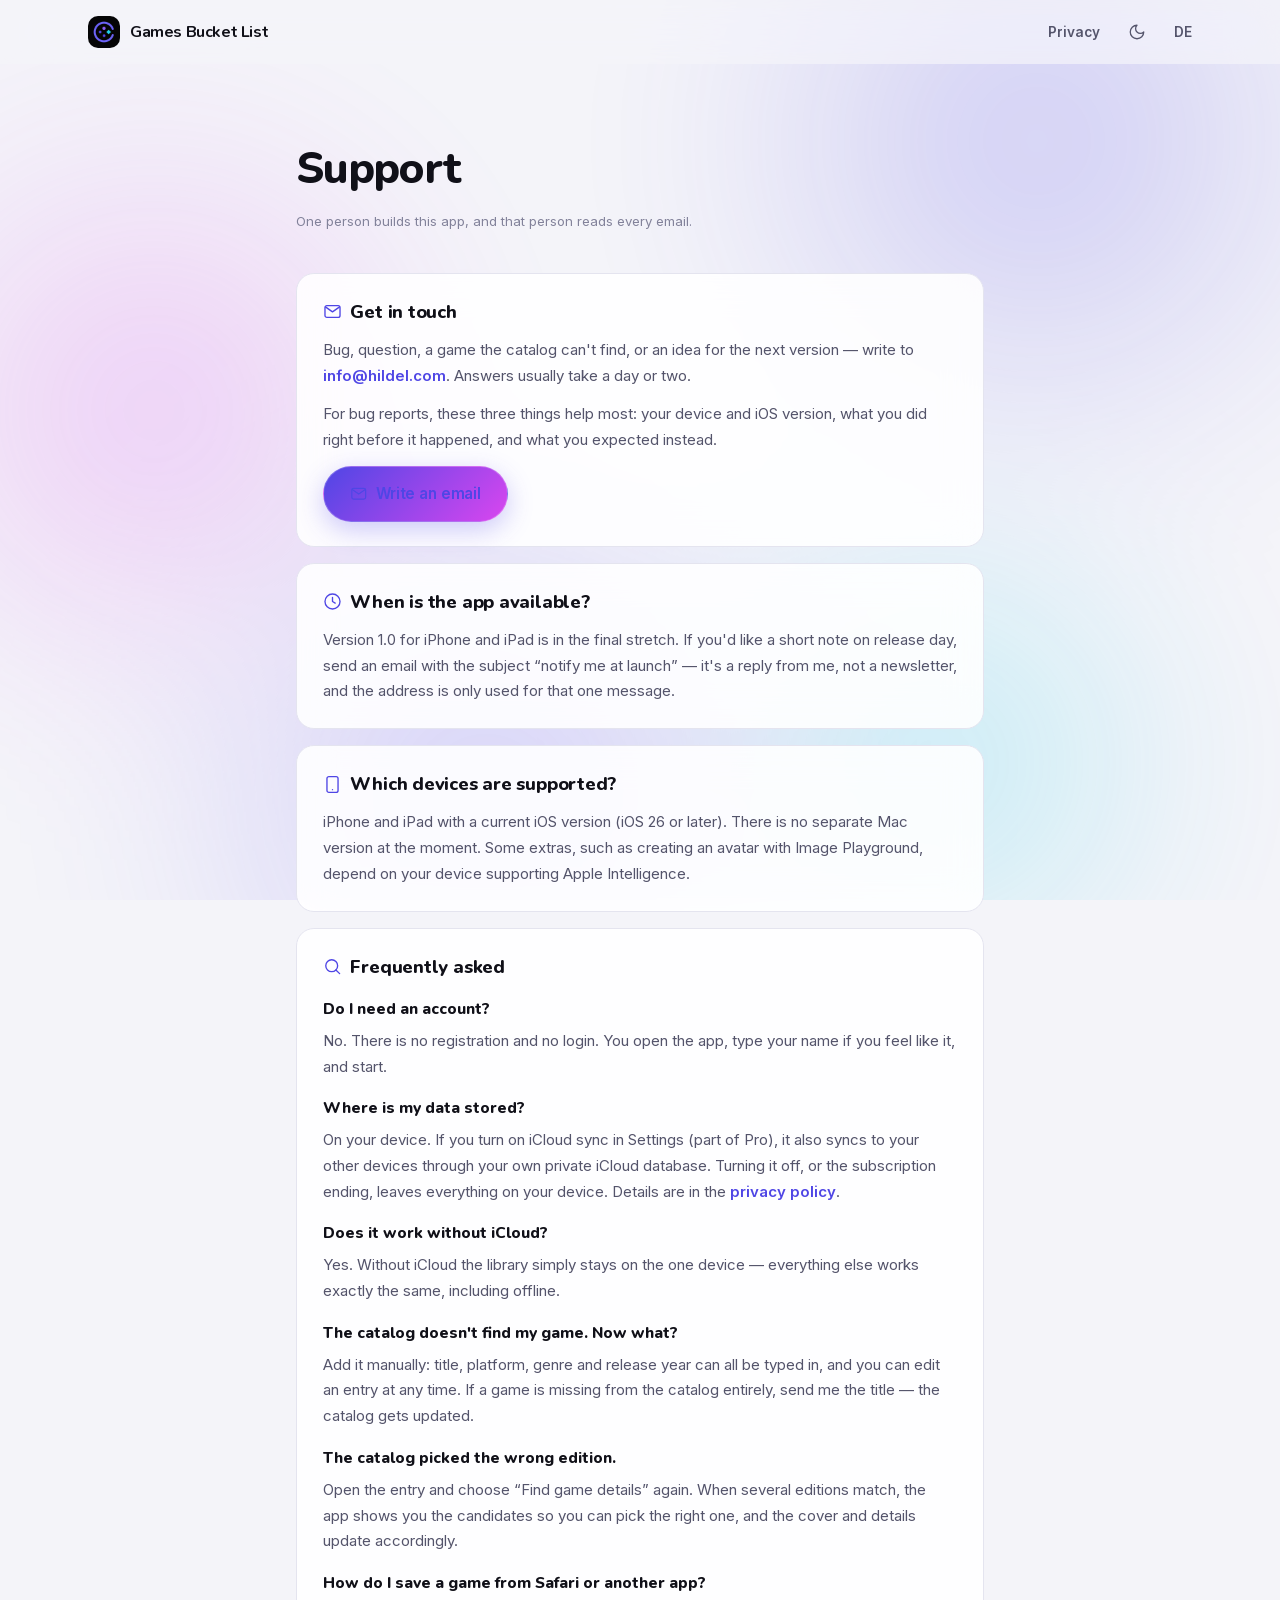
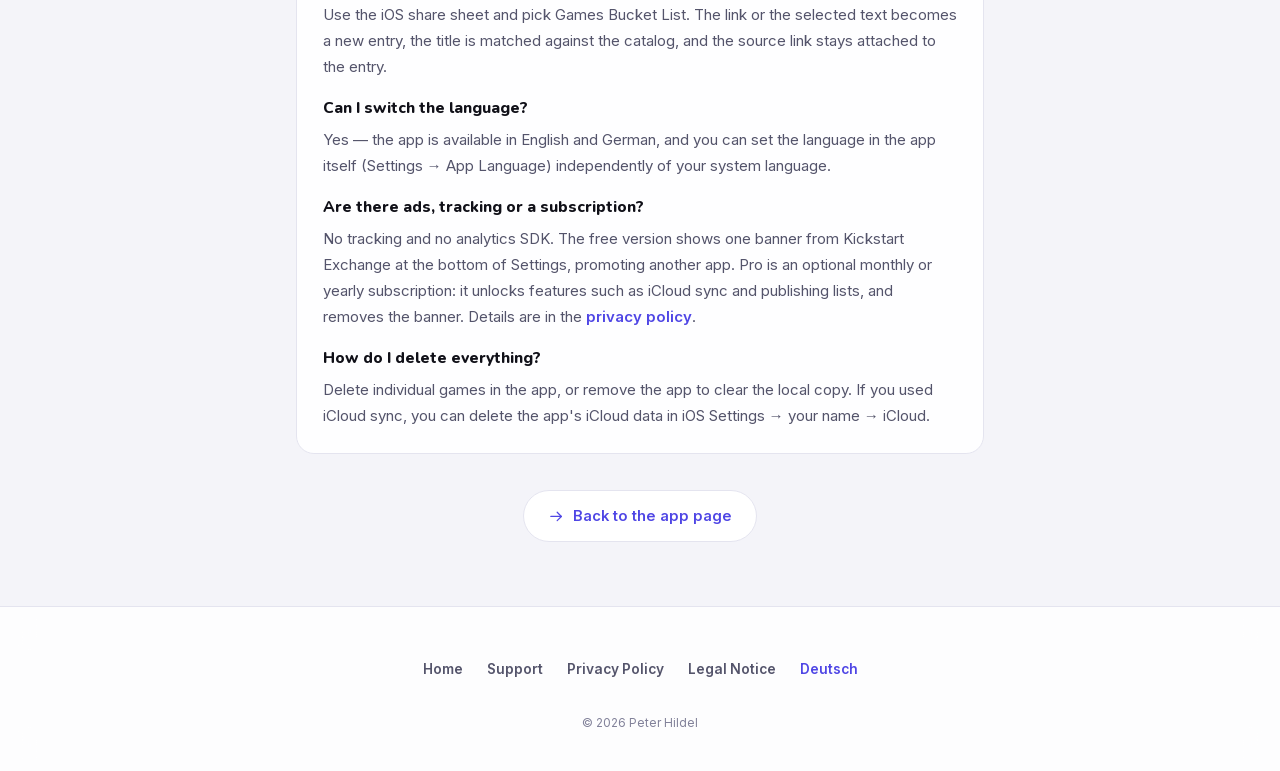
<file: support.html>
<!DOCTYPE html>
<html lang="en">
<head>
  <meta charset="UTF-8">
  <meta name="viewport" content="width=device-width, initial-scale=1.0">
  <title>Support | Games Bucket List</title>
  <meta name="description" content="Questions, bug reports and feature ideas for Games Bucket List — plus answers to the things people ask most.">
  <link rel="alternate" hreflang="en" href="support.html">
  <link rel="alternate" hreflang="de" href="support-de.html">
  <script>
    (function () {
      const saved = localStorage.getItem('theme');
      if (saved === 'dark' || (!saved && window.matchMedia('(prefers-color-scheme: dark)').matches)) {
        document.documentElement.classList.add('dark');
      }
    })();
  </script>
  <link rel="icon" type="image/png" sizes="32x32" href="assets/icon/icon-32.png">
  <link rel="icon" type="image/png" sizes="192x192" href="assets/icon/icon-192.png">
  <link rel="apple-touch-icon" href="assets/icon/apple-touch-icon.png">
  <link rel="stylesheet" href="assets/fonts.css?v=1">
  <link rel="stylesheet" href="assets/landing.css?v=12">
  <link rel="stylesheet" href="assets/tailwind.css?v=1">
</head>
<body class="min-h-screen flex flex-col">
<!-- The app's ambient mesh: slow coloured light behind an opaque base. -->
<div class="ambient" aria-hidden="true"><i class="amb amb-1"></i><i class="amb amb-2"></i><i class="amb amb-3"></i><i class="amb amb-4"></i></div>


<svg class="gbl-icons" aria-hidden="true"><defs><symbol id="i-gamepad" viewBox="0 0 24 24"><path d="M6.5 11.5h3.5M8.25 9.75v3.5M15.5 12.2h.01M18 10.2h.01"/><path d="M17.3 5.5H6.7A4.7 4.7 0 0 0 2 10.2v3.6a3.9 3.9 0 0 0 6.5 2.9l.7-.6h5.6l.7.6a3.9 3.9 0 0 0 6.5-2.9v-3.6a4.7 4.7 0 0 0-4.7-4.7Z"/></symbol><symbol id="i-search" viewBox="0 0 24 24"><circle cx="11" cy="11" r="7.5"/><path d="m21 21-4.7-4.7"/></symbol><symbol id="i-share" viewBox="0 0 24 24"><path d="M12 15.5V3.5"/><path d="m8 7 4-3.5L16 7"/><path d="M5 13v6.5a1.5 1.5 0 0 0 1.5 1.5h11a1.5 1.5 0 0 0 1.5-1.5V13"/></symbol><symbol id="i-cloud" viewBox="0 0 24 24"><path d="M17.5 19.5a4.75 4.75 0 0 0 .3-9.5A7 7 0 1 0 5.5 16"/><path d="M6 19.5h11.5"/></symbol><symbol id="i-chart" viewBox="0 0 24 24"><path d="M12 20V9M18 20V4M6 20v-6"/></symbol><symbol id="i-star" viewBox="0 0 24 24"><path d="M12 2.6l2.9 5.9 6.5 1-4.7 4.6 1.1 6.5L12 17.5 6.2 20.6l1.1-6.5L2.6 9.5l6.5-1Z"/></symbol><symbol id="i-list" viewBox="0 0 24 24"><path d="M10.5 6.5h10M10.5 12h10M10.5 17.5h10"/><path d="m3 6.3 1.4 1.4L7 5.2M3 11.8l1.4 1.4L7 10.7M3 17.3l1.4 1.4L7 16.2"/></symbol><symbol id="i-sparkle" viewBox="0 0 24 24"><path d="M12 3l1.9 4.6L18.5 9.5l-4.6 1.9L12 16l-1.9-4.6L5.5 9.5l4.6-1.9Z"/><path d="M19 15l.8 2 2 .8-2 .8-.8 2-.8-2-2-.8 2-.8Z"/></symbol><symbol id="i-lock" viewBox="0 0 24 24"><rect x="3.5" y="10.5" width="17" height="11" rx="2.5"/><path d="M7.5 10.5V7a4.5 4.5 0 0 1 9 0v3.5"/></symbol><symbol id="i-shield" viewBox="0 0 24 24"><path d="M12 2.5 4 5.7v5.6c0 4.6 3.2 8.6 8 10.2 4.8-1.6 8-5.6 8-10.2V5.7Z"/><path d="m8.8 12 2.2 2.2 4.2-4.4"/></symbol><symbol id="i-moon" viewBox="0 0 24 24"><path d="M12 3a6 6 0 0 0 9 9 9 9 0 1 1-9-9Z"/></symbol><symbol id="i-sun" viewBox="0 0 24 24"><circle cx="12" cy="12" r="4"/><path d="M12 2v2M12 20v2M4.9 4.9l1.4 1.4M17.7 17.7l1.4 1.4M2 12h2M20 12h2M4.9 19.1l1.4-1.4M17.7 6.3l1.4-1.4"/></symbol><symbol id="i-plus" viewBox="0 0 24 24"><path d="M12 5.5v13M5.5 12h13"/></symbol><symbol id="i-check" viewBox="0 0 24 24"><path d="m4.5 12.5 5 5 10-11"/></symbol><symbol id="i-play" viewBox="0 0 24 24"><path d="M7 4.8v14.4a.8.8 0 0 0 1.2.7l11.4-7.2a.8.8 0 0 0 0-1.4L8.2 4.1A.8.8 0 0 0 7 4.8Z"/></symbol><symbol id="i-pause" viewBox="0 0 24 24"><rect x="6.5" y="4.5" width="4" height="15" rx="1.4"/><rect x="13.5" y="4.5" width="4" height="15" rx="1.4"/></symbol><symbol id="i-x" viewBox="0 0 24 24"><path d="M6 6l12 12M18 6 6 18"/></symbol><symbol id="i-bookmark" viewBox="0 0 24 24"><path d="M6 3.5h12a1 1 0 0 1 1 1v16l-7-4.6L5 20.5v-16a1 1 0 0 1 1-1Z"/></symbol><symbol id="i-smartphone" viewBox="0 0 24 24"><rect x="5" y="2" width="14" height="20" rx="2.5"/><path d="M12 18.5h.01"/></symbol><symbol id="i-tablet" viewBox="0 0 24 24"><rect x="3.5" y="2" width="17" height="20" rx="2.5"/><path d="M12 18.5h.01"/></symbol><symbol id="i-dice" viewBox="0 0 24 24"><rect x="3" y="3" width="18" height="18" rx="4"/><path d="M8.2 8.2h.01M15.8 8.2h.01M12 12h.01M8.2 15.8h.01M15.8 15.8h.01"/></symbol><symbol id="i-globe" viewBox="0 0 24 24"><circle cx="12" cy="12" r="9.5"/><path d="M2.6 12h18.8"/><path d="M12 2.5a14.5 14.5 0 0 1 0 19 14.5 14.5 0 0 1 0-19Z"/></symbol><symbol id="i-mail" viewBox="0 0 24 24"><rect x="2.5" y="4.5" width="19" height="15" rx="2.5"/><path d="m3.5 6.5 8.5 6 8.5-6"/></symbol><symbol id="i-arrow-right" viewBox="0 0 24 24"><path d="M4 12h15"/><path d="m13 6 6 6-6 6"/></symbol><symbol id="i-arrow-down" viewBox="0 0 24 24"><path d="M12 4.5v15"/><path d="m6 13.5 6 6 6-6"/></symbol><symbol id="i-palette" viewBox="0 0 24 24"><path d="M12 21.5a9.5 9.5 0 1 1 9.5-9.5c0 2-1.6 3.2-3.2 3.2h-1.9a2.1 2.1 0 0 0-1.5 3.6 1.9 1.9 0 0 1-1.4 2.7 9.7 9.7 0 0 1-1.5.1Z"/><path d="M7.5 11h.01M10 7.2h.01M14.5 7.2h.01"/></symbol><symbol id="i-grid" viewBox="0 0 24 24"><rect x="3" y="3" width="7.5" height="7.5" rx="1.8"/><rect x="13.5" y="3" width="7.5" height="7.5" rx="1.8"/><rect x="13.5" y="13.5" width="7.5" height="7.5" rx="1.8"/><rect x="3" y="13.5" width="7.5" height="7.5" rx="1.8"/></symbol><symbol id="i-layers" viewBox="0 0 24 24"><path d="m12 2.8 9 4.7-9 4.7-9-4.7Z"/><path d="m3 12.5 9 4.7 9-4.7"/><path d="m3 17.2 9 4.7 9-4.7"/></symbol><symbol id="i-home" viewBox="0 0 24 24"><path d="m3 10.2 9-7.2 9 7.2V20a2 2 0 0 1-2 2H5a2 2 0 0 1-2-2Z"/><path d="M9.2 22v-8h5.6v8"/></symbol><symbol id="i-settings" viewBox="0 0 24 24"><circle cx="12" cy="12" r="3.2"/><path d="M19.4 14.6a1.6 1.6 0 0 0 .3 1.8l.1.1a2 2 0 1 1-2.8 2.8l-.1-.1a1.6 1.6 0 0 0-2.7 1.1v.3a2 2 0 1 1-4 0v-.2a1.6 1.6 0 0 0-2.8-1.1l-.1.1a2 2 0 1 1-2.8-2.8l.1-.1a1.6 1.6 0 0 0-1.1-2.7h-.3a2 2 0 1 1 0-4h.2a1.6 1.6 0 0 0 1.1-2.8l-.1-.1a2 2 0 1 1 2.8-2.8l.1.1a1.6 1.6 0 0 0 1.8.3h.1a1.6 1.6 0 0 0 1-1.5v-.3a2 2 0 1 1 4 0v.2a1.6 1.6 0 0 0 2.7 1.1l.1-.1a2 2 0 1 1 2.8 2.8l-.1.1a1.6 1.6 0 0 0 1.1 2.7h.3a2 2 0 1 1 0 4h-.2a1.6 1.6 0 0 0-1.5 1Z"/></symbol><symbol id="i-filter" viewBox="0 0 24 24"><path d="M3.5 5.5h17l-6.6 7.8v5.9l-3.8 2v-7.9Z"/></symbol><symbol id="i-eye-off" viewBox="0 0 24 24"><path d="M10.6 6.2A9.7 9.7 0 0 1 12 6c5.5 0 9.5 6 9.5 6a17 17 0 0 1-3 3.6"/><path d="M6.6 7.6A17 17 0 0 0 2.5 12S6.5 18 12 18a9.6 9.6 0 0 0 4.1-.9"/><path d="M9.9 9.9a3 3 0 0 0 4.2 4.2"/><path d="m3 3 18 18"/></symbol><symbol id="i-download" viewBox="0 0 24 24"><path d="M21 15v4a2 2 0 0 1-2 2H5a2 2 0 0 1-2-2v-4"/><path d="m7 10 5 5 5-5"/><path d="M12 15V3"/></symbol><symbol id="i-clock" viewBox="0 0 24 24"><circle cx="12" cy="12" r="9.5"/><path d="M12 6.8V12l3.4 2"/></symbol><symbol id="i-wifi" viewBox="0 0 24 24"><path d="M2.5 8.5a14 14 0 0 1 19 0"/><path d="M6 12.2a9 9 0 0 1 12 0"/><path d="M9.4 15.8a4.2 4.2 0 0 1 5.2 0"/><path d="M12 19.2h.01"/></symbol><symbol id="i-battery" viewBox="0 0 24 24"><rect x="2" y="7.5" width="17" height="9" rx="2.6"/><path d="M21.5 11v2"/><rect x="4" y="9.5" width="12" height="5" rx="1.2" fill="currentColor" stroke="none"/></symbol><symbol id="i-heart" viewBox="0 0 24 24"><path d="M20.8 5.1a5.4 5.4 0 0 0-7.7 0L12 6.2l-1.1-1.1a5.4 5.4 0 1 0-7.7 7.7l8.8 8.7 8.8-8.7a5.4 5.4 0 0 0 0-7.7Z"/></symbol><symbol id="i-note" viewBox="0 0 24 24"><path d="M5 3.5h9.5L19 8v12.5a1 1 0 0 1-1 1H5a1 1 0 0 1-1-1v-16a1 1 0 0 1 1-1Z"/><path d="M14 3.6V8h4.6"/><path d="M8 13h8M8 17h5"/></symbol><symbol id="i-offline" viewBox="0 0 24 24"><path d="M17.5 19.5a4.75 4.75 0 0 0 .3-9.5 7 7 0 0 0-9.6-5"/><path d="M5.4 7.6A7 7 0 0 0 5.5 16"/><path d="M6 19.5h11.5"/><path d="m3 3 18 18"/></symbol></defs></svg>

<!-- Sentinel: solange er sichtbar ist, liegt kein Inhalt unter der Leiste. -->
<div id="nav-top" aria-hidden="true"></div>
<nav class="nav-blur sticky top-0 z-50">
  <div class="max-w-6xl mx-auto px-6 h-16 flex items-center justify-between">
    <a href="index.html" class="nav-brand flex items-center gap-2.5">
      <img class="w-8 h-8 rounded-[10px]" src="assets/icon/icon-96.png" width="32" height="32" alt="">
      <span class="font-bold tracking-tight whitespace-nowrap text-[15px] sm:text-base" style="font-family:Nunito,sans-serif">Games Bucket List</span>
    </a>
    <div class="flex items-center gap-3 sm:gap-5">
      <a href="privacy.html" class="nav-link hidden sm:inline">Privacy</a>
      <button id="theme-toggle" class="icon-btn" aria-label="Toggle dark mode">
        <svg class="ico" id="theme-icon" aria-hidden="true"><use href="#i-moon"/></svg>
      </button>
      <a href="support-de.html" class="nav-link" hreflang="de">DE</a>
    </div>
  </div>
</nav>

<main class="flex-1 doc">
  <h1>Support</h1>
  <p class="doc-meta">One person builds this app, and that person reads every email.</p>

  <section>
    <h2><svg class="ico" aria-hidden="true"><use href="#i-mail"/></svg> Get in touch</h2>
    <p>
      Bug, question, a game the catalog can't find, or an idea for the next version — write to
      <a href="mailto:info@hildel.com?subject=Games%20Bucket%20List">info@hildel.com</a>.
      Answers usually take a day or two.
    </p>
    <p>
      For bug reports, these three things help most: your device and iOS version, what you did right before it happened,
      and what you expected instead.
    </p>
    <p class="mt-6">
      <a href="mailto:info@hildel.com?subject=Games%20Bucket%20List" class="btn-primary">
        <svg class="ico" aria-hidden="true"><use href="#i-mail"/></svg> Write an email
      </a>
    </p>
  </section>

  <section>
    <h2><svg class="ico" aria-hidden="true"><use href="#i-clock"/></svg> When is the app available?</h2>
    <p>
      Version 1.0 for iPhone and iPad is in the final stretch. If you'd like a short note on release day, send an email
      with the subject “notify me at launch” — it's a reply from me, not a newsletter, and the address is only used for
      that one message.
    </p>
  </section>

  <section>
    <h2><svg class="ico" aria-hidden="true"><use href="#i-smartphone"/></svg> Which devices are supported?</h2>
    <p>
      iPhone and iPad with a current iOS version (iOS 26 or later). There is no separate Mac version at the moment.
      Some extras, such as creating an avatar with Image Playground, depend on your device supporting Apple Intelligence.
    </p>
  </section>

  <section>
    <h2><svg class="ico" aria-hidden="true"><use href="#i-search"/></svg> Frequently asked</h2>

    <h3>Do I need an account?</h3>
    <p>No. There is no registration and no login. You open the app, type your name if you feel like it, and start.</p>

    <h3>Where is my data stored?</h3>
    <p>
      On your device. If you turn on iCloud sync in Settings (part of Pro), it also syncs to your other devices
      through your own private iCloud database. Turning it off, or the subscription ending, leaves everything on your
      device. Details are in the <a href="privacy.html">privacy policy</a>.
    </p>

    <h3>Does it work without iCloud?</h3>
    <p>
      Yes. Without iCloud the library simply stays on the one device — everything else works exactly the same,
      including offline.
    </p>

    <h3>The catalog doesn't find my game. Now what?</h3>
    <p>
      Add it manually: title, platform, genre and release year can all be typed in, and you can edit an entry at any
      time. If a game is missing from the catalog entirely, send me the title — the catalog gets updated.
    </p>

    <h3>The catalog picked the wrong edition.</h3>
    <p>
      Open the entry and choose “Find game details” again. When several editions match, the app shows you the
      candidates so you can pick the right one, and the cover and details update accordingly.
    </p>

    <h3>How do I save a game from Safari or another app?</h3>
    <p>
      Use the iOS share sheet and pick Games Bucket List. The link or the selected text becomes a new entry, the title
      is matched against the catalog, and the source link stays attached to the entry.
    </p>

    <h3>Can I switch the language?</h3>
    <p>
      Yes — the app is available in English and German, and you can set the language in the app itself (Settings → App
      Language) independently of your system language.
    </p>

    <h3>Are there ads, tracking or a subscription?</h3>
    <p>
      No tracking and no analytics SDK. The free version shows one banner from Kickstart Exchange at the bottom of
      Settings, promoting another app. Pro is an optional monthly or yearly subscription: it unlocks features such as
      iCloud sync and publishing lists, and removes the banner. Details are in the <a href="privacy.html">privacy policy</a>.
    </p>

    <h3>How do I delete everything?</h3>
    <p>
      Delete individual games in the app, or remove the app to clear the local copy. If you used iCloud sync, you can
      delete the app's iCloud data in iOS Settings → your name → iCloud.
    </p>
  </section>

  <div class="text-center mt-9">
    <a href="index.html" class="btn-outline">
      <svg class="ico" aria-hidden="true"><use href="#i-arrow-right"/></svg> Back to the app page
    </a>
  </div>
</main>

<footer class="footer py-10">
  <div class="max-w-6xl mx-auto px-6">
    <div class="flex flex-wrap gap-x-6 gap-y-3 justify-center mb-6">
      <a href="index.html">Home</a>
      <a href="support.html">Support</a>
      <a href="privacy.html">Privacy Policy</a>
      <a href="impressum.html">Legal Notice</a>
      <a href="support-de.html" hreflang="de" style="color:var(--accent)">Deutsch</a>
    </div>
    <p class="text-center text-xs" style="color:var(--text-ter)">© <span id="year">2026</span> Peter Hildel</p>
  </div>
</footer>

<script>
  const toggle = document.getElementById('theme-toggle');
  const themeIcon = document.getElementById('theme-icon');
  function paintIcon() {
    const dark = document.documentElement.classList.contains('dark');
    themeIcon.firstElementChild.setAttribute('href', dark ? '#i-sun' : '#i-moon');
  }
  paintIcon();
  toggle.addEventListener('click', () => {
    document.documentElement.classList.toggle('dark');
    localStorage.setItem('theme', document.documentElement.classList.contains('dark') ? 'dark' : 'light');
    paintIcon();
  });
  /* Scroll-Edge: der weiche Auslauf unter der Leiste erscheint erst, wenn
     wirklich Inhalt darunter durchläuft — statt einer dauerhaften 1px-Linie. */
  const navBar = document.querySelector('.nav-blur');
  const navTop = document.getElementById('nav-top');
  if (navBar && navTop) {
    new IntersectionObserver(
      ([e]) => navBar.classList.toggle('scrolled', !e.isIntersecting)
    ).observe(navTop);
  }

  document.getElementById('year').textContent = new Date().getFullYear();
</script>
</body>
</html>
</file>
<file: assets/fonts.css>
/* ═══════════════════════════════════════════════════════════════
   Games Bucket List — Schriften, lokal ausgeliefert.

   Früher kamen Inter und Nunito von fonts.googleapis.com. Damit ging bei
   jedem Seitenaufruf die IP-Adresse jedes Besuchers an Google, und die
   Darstellung hing an einem fremden Server.

   Die Dateien in assets/fonts/ sind unverändert die, die Google für genau
   diese Schnitte ausliefert (SIL Open Font License 1.1). Nur die Subsets
   latin und latin-ext — die Seite ist ausschließlich deutsch und englisch,
   Kyrillisch, Griechisch und Vietnamesisch wären totes Gewicht im Repo.

   Warum 16 Blöcke, aber nur 4 Dateien: Google liefert Variable Fonts. Eine
   Datei je Familie und Subset deckt den ganzen Gewichtsbereich ab, die
   Deklarationen je Schnitt zeigen alle auf dieselbe Datei. Das ist exakt
   die Struktur, die Google selbst ausliefert — bewusst so gelassen, damit
   sich am Rendering nichts ändert.

   Neue Schnitte: den @font-face-Block von Google holen, src auf die schon
   vorhandene lokale Datei der Familie zeigen lassen.
   ═══════════════════════════════════════════════════════════════ */

/* Inter 400 — latin-ext */
@font-face {
  font-family: 'Inter';
  font-style: normal;
  font-weight: 400;
  font-display: swap;
  src: url(fonts/inter-latin-ext.woff2) format('woff2');
  unicode-range: U+0100-02BA, U+02BD-02C5, U+02C7-02CC, U+02CE-02D7, U+02DD-02FF, U+0304, U+0308, U+0329, U+1D00-1DBF, U+1E00-1E9F, U+1EF2-1EFF, U+2020, U+20A0-20AB, U+20AD-20C0, U+2113, U+2C60-2C7F, U+A720-A7FF;
}
/* Inter 400 — latin */
@font-face {
  font-family: 'Inter';
  font-style: normal;
  font-weight: 400;
  font-display: swap;
  src: url(fonts/inter-latin.woff2) format('woff2');
  unicode-range: U+0000-00FF, U+0131, U+0152-0153, U+02BB-02BC, U+02C6, U+02DA, U+02DC, U+0304, U+0308, U+0329, U+2000-206F, U+20AC, U+2122, U+2191, U+2193, U+2212, U+2215, U+FEFF, U+FFFD;
}
/* Inter 500 — latin-ext */
@font-face {
  font-family: 'Inter';
  font-style: normal;
  font-weight: 500;
  font-display: swap;
  src: url(fonts/inter-latin-ext.woff2) format('woff2');
  unicode-range: U+0100-02BA, U+02BD-02C5, U+02C7-02CC, U+02CE-02D7, U+02DD-02FF, U+0304, U+0308, U+0329, U+1D00-1DBF, U+1E00-1E9F, U+1EF2-1EFF, U+2020, U+20A0-20AB, U+20AD-20C0, U+2113, U+2C60-2C7F, U+A720-A7FF;
}
/* Inter 500 — latin */
@font-face {
  font-family: 'Inter';
  font-style: normal;
  font-weight: 500;
  font-display: swap;
  src: url(fonts/inter-latin.woff2) format('woff2');
  unicode-range: U+0000-00FF, U+0131, U+0152-0153, U+02BB-02BC, U+02C6, U+02DA, U+02DC, U+0304, U+0308, U+0329, U+2000-206F, U+20AC, U+2122, U+2191, U+2193, U+2212, U+2215, U+FEFF, U+FFFD;
}
/* Inter 600 — latin-ext */
@font-face {
  font-family: 'Inter';
  font-style: normal;
  font-weight: 600;
  font-display: swap;
  src: url(fonts/inter-latin-ext.woff2) format('woff2');
  unicode-range: U+0100-02BA, U+02BD-02C5, U+02C7-02CC, U+02CE-02D7, U+02DD-02FF, U+0304, U+0308, U+0329, U+1D00-1DBF, U+1E00-1E9F, U+1EF2-1EFF, U+2020, U+20A0-20AB, U+20AD-20C0, U+2113, U+2C60-2C7F, U+A720-A7FF;
}
/* Inter 600 — latin */
@font-face {
  font-family: 'Inter';
  font-style: normal;
  font-weight: 600;
  font-display: swap;
  src: url(fonts/inter-latin.woff2) format('woff2');
  unicode-range: U+0000-00FF, U+0131, U+0152-0153, U+02BB-02BC, U+02C6, U+02DA, U+02DC, U+0304, U+0308, U+0329, U+2000-206F, U+20AC, U+2122, U+2191, U+2193, U+2212, U+2215, U+FEFF, U+FFFD;
}
/* Inter 700 — latin-ext */
@font-face {
  font-family: 'Inter';
  font-style: normal;
  font-weight: 700;
  font-display: swap;
  src: url(fonts/inter-latin-ext.woff2) format('woff2');
  unicode-range: U+0100-02BA, U+02BD-02C5, U+02C7-02CC, U+02CE-02D7, U+02DD-02FF, U+0304, U+0308, U+0329, U+1D00-1DBF, U+1E00-1E9F, U+1EF2-1EFF, U+2020, U+20A0-20AB, U+20AD-20C0, U+2113, U+2C60-2C7F, U+A720-A7FF;
}
/* Inter 700 — latin */
@font-face {
  font-family: 'Inter';
  font-style: normal;
  font-weight: 700;
  font-display: swap;
  src: url(fonts/inter-latin.woff2) format('woff2');
  unicode-range: U+0000-00FF, U+0131, U+0152-0153, U+02BB-02BC, U+02C6, U+02DA, U+02DC, U+0304, U+0308, U+0329, U+2000-206F, U+20AC, U+2122, U+2191, U+2193, U+2212, U+2215, U+FEFF, U+FFFD;
}
/* Nunito 600 — latin-ext */
@font-face {
  font-family: 'Nunito';
  font-style: normal;
  font-weight: 600;
  font-display: swap;
  src: url(fonts/nunito-latin-ext.woff2) format('woff2');
  unicode-range: U+0100-02BA, U+02BD-02C5, U+02C7-02CC, U+02CE-02D7, U+02DD-02FF, U+0304, U+0308, U+0329, U+1D00-1DBF, U+1E00-1E9F, U+1EF2-1EFF, U+2020, U+20A0-20AB, U+20AD-20C0, U+2113, U+2C60-2C7F, U+A720-A7FF;
}
/* Nunito 600 — latin */
@font-face {
  font-family: 'Nunito';
  font-style: normal;
  font-weight: 600;
  font-display: swap;
  src: url(fonts/nunito-latin.woff2) format('woff2');
  unicode-range: U+0000-00FF, U+0131, U+0152-0153, U+02BB-02BC, U+02C6, U+02DA, U+02DC, U+0304, U+0308, U+0329, U+2000-206F, U+20AC, U+2122, U+2191, U+2193, U+2212, U+2215, U+FEFF, U+FFFD;
}
/* Nunito 700 — latin-ext */
@font-face {
  font-family: 'Nunito';
  font-style: normal;
  font-weight: 700;
  font-display: swap;
  src: url(fonts/nunito-latin-ext.woff2) format('woff2');
  unicode-range: U+0100-02BA, U+02BD-02C5, U+02C7-02CC, U+02CE-02D7, U+02DD-02FF, U+0304, U+0308, U+0329, U+1D00-1DBF, U+1E00-1E9F, U+1EF2-1EFF, U+2020, U+20A0-20AB, U+20AD-20C0, U+2113, U+2C60-2C7F, U+A720-A7FF;
}
/* Nunito 700 — latin */
@font-face {
  font-family: 'Nunito';
  font-style: normal;
  font-weight: 700;
  font-display: swap;
  src: url(fonts/nunito-latin.woff2) format('woff2');
  unicode-range: U+0000-00FF, U+0131, U+0152-0153, U+02BB-02BC, U+02C6, U+02DA, U+02DC, U+0304, U+0308, U+0329, U+2000-206F, U+20AC, U+2122, U+2191, U+2193, U+2212, U+2215, U+FEFF, U+FFFD;
}
/* Nunito 800 — latin-ext */
@font-face {
  font-family: 'Nunito';
  font-style: normal;
  font-weight: 800;
  font-display: swap;
  src: url(fonts/nunito-latin-ext.woff2) format('woff2');
  unicode-range: U+0100-02BA, U+02BD-02C5, U+02C7-02CC, U+02CE-02D7, U+02DD-02FF, U+0304, U+0308, U+0329, U+1D00-1DBF, U+1E00-1E9F, U+1EF2-1EFF, U+2020, U+20A0-20AB, U+20AD-20C0, U+2113, U+2C60-2C7F, U+A720-A7FF;
}
/* Nunito 800 — latin */
@font-face {
  font-family: 'Nunito';
  font-style: normal;
  font-weight: 800;
  font-display: swap;
  src: url(fonts/nunito-latin.woff2) format('woff2');
  unicode-range: U+0000-00FF, U+0131, U+0152-0153, U+02BB-02BC, U+02C6, U+02DA, U+02DC, U+0304, U+0308, U+0329, U+2000-206F, U+20AC, U+2122, U+2191, U+2193, U+2212, U+2215, U+FEFF, U+FFFD;
}
/* Nunito 900 — latin-ext */
@font-face {
  font-family: 'Nunito';
  font-style: normal;
  font-weight: 900;
  font-display: swap;
  src: url(fonts/nunito-latin-ext.woff2) format('woff2');
  unicode-range: U+0100-02BA, U+02BD-02C5, U+02C7-02CC, U+02CE-02D7, U+02DD-02FF, U+0304, U+0308, U+0329, U+1D00-1DBF, U+1E00-1E9F, U+1EF2-1EFF, U+2020, U+20A0-20AB, U+20AD-20C0, U+2113, U+2C60-2C7F, U+A720-A7FF;
}
/* Nunito 900 — latin */
@font-face {
  font-family: 'Nunito';
  font-style: normal;
  font-weight: 900;
  font-display: swap;
  src: url(fonts/nunito-latin.woff2) format('woff2');
  unicode-range: U+0000-00FF, U+0131, U+0152-0153, U+02BB-02BC, U+02C6, U+02DA, U+02DC, U+0304, U+0308, U+0329, U+2000-206F, U+20AC, U+2122, U+2191, U+2193, U+2212, U+2215, U+FEFF, U+FFFD;
}
</file>
<file: assets/landing.css>
/* ═══════════════════════════════════════════════════════════════
   Games Bucket List — shared landing styles
   Used by index.html, index-de.html and the legal / support pages.

   Everything here is taken from the app's own design system:
   BrandIndigo  #4F46E5   SparkMagenta #D946EF   SparkCyan #22D3EE
   Surfaces mirror iOS systemBackground / secondarySystemBackground,
   type is rounded the way SF Rounded is in the app, and the page sits
   on the same slow ambient mesh the app paints behind every screen.
   ═══════════════════════════════════════════════════════════════ */

/* ── TOKENS ── */
:root {
  --accent:#4F46E5; --accent-2:#7C6BFF; --accent-soft:#E8E7FD;
  --spark:#D946EF; --disco:#0E9FBC;
  --bg:#F4F4F9; --surface:#FFFFFF; --surf-muted:#EDEDF5; --surf-strong:#E2E2F1;
  --stroke:#E4E4EF;
  --text-pri:#101018; --text-sec:#54546B; --text-ter:#82829A;
  --success:#1E9E68; --warning:#C97A16;
  --shadow-accent:rgba(79,70,229,.28);

  /* status tints, exactly the mapping LibraryStatus uses */
  --st-planned:#4F46E5; --st-playing:#0E9FBC; --st-completed:#1E9E68;
  --st-paused:#C97A16; --st-dropped:#D946EF;

  /* the phone mock-ups run their own scale: iOS light appearance */
  --m-bg:#FFFFFF; --m-surf:#F2F2F7; --m-surf2:#E5E5EA; --m-stroke:rgba(0,0,0,.07);
  --m-txt:#000000; --m-txt2:#8A8A8E; --m-accent:#4F46E5;
  --m-planned:#4F46E5; --m-playing:#22D3EE; --m-completed:#34C759;
  --m-paused:#FF9500; --m-dropped:#D946EF;
  --m-glass:rgba(255,255,255,.72); --m-glass-stroke:rgba(0,0,0,.06);
}
.dark {
  --accent:#8B85FF; --accent-2:#A99FFF; --accent-soft:#272357;
  --spark:#EE87FF; --disco:#4FE0F5;
  --bg:#050509; --surface:#141419; --surf-muted:#0E0E14; --surf-strong:#22222C;
  --stroke:rgba(255,255,255,.07);
  --text-pri:#F2F2F8; --text-sec:#A3A3BC; --text-ter:#7E7E98;
  --success:#3FC58C; --warning:#E9A13B;
  --shadow-accent:rgba(79,70,229,.42);

  --st-planned:#8B85FF; --st-playing:#4FE0F5; --st-completed:#3FC58C;
  --st-paused:#E9A13B; --st-dropped:#EE87FF;

  /* iOS dark appearance: a pure black base with the ambient mesh on top */
  --m-bg:#000000; --m-surf:#12121A; --m-surf2:#1C1C1E; --m-stroke:rgba(255,255,255,.06);
  --m-txt:#FFFFFF; --m-txt2:#98989F; --m-accent:#6C63FF;
  --m-planned:#5E58F0; --m-playing:#22D3EE; --m-completed:#30D158;
  --m-paused:#FF9F0A; --m-dropped:#E879F9;
  --m-glass:rgba(28,28,34,.6); --m-glass-stroke:rgba(255,255,255,.1);
}

/* ── BASE ── */
html { scroll-behavior:smooth; }
body {
  background:var(--bg); color:var(--text-pri);
  font-family:Inter,-apple-system,BlinkMacSystemFont,"Segoe UI",sans-serif;
  transition:background 250ms, color 250ms;
  -webkit-font-smoothing:antialiased;
}
::selection { background:var(--accent-soft); color:var(--text-pri); }
:focus-visible { outline:2px solid var(--accent); outline-offset:3px; border-radius:8px; }
a { color:inherit; text-decoration:none; }

/* ═══ AMBIENT MESH ═══
   The app's AmbientBackground: slow coloured light drifting behind an opaque
   base. Ambience only — never the contrast the text depends on, which is why
   it sits at a low opacity and is pinned behind everything. */
.ambient {
  position:fixed; inset:0; z-index:-1; overflow:hidden; pointer-events:none;
  opacity:.24; transition:opacity 250ms;
}
.dark .ambient { opacity:.42; }
.amb {
  position:absolute; border-radius:50%; filter:blur(90px);
  animation:amb-drift 22s ease-in-out infinite;
  /* Ohne diesen Hinweis rastert der Compositor den 90px-Blur pro Frame neu. */
  will-change:transform;
}
.amb-1 { width:58vw; height:58vw; top:-18vw; right:-10vw;  background:radial-gradient(circle,#4F46E5 0%,transparent 70%); }
.amb-2 { width:52vw; height:52vw; top:6vw;   left:-14vw;   background:radial-gradient(circle,#D946EF 0%,transparent 70%); animation-delay:-7s; }
.amb-3 { width:46vw; height:46vw; top:52vh;  right:4vw;    background:radial-gradient(circle,#22D3EE 0%,transparent 70%); animation-delay:-13s; }
.amb-4 { width:60vw; height:60vw; bottom:-22vw; left:8vw;  background:radial-gradient(circle,#6D5CF6 0%,transparent 70%); animation-delay:-18s; }
/* On a narrow screen the vw-sized blobs shrink to nothing, so scale them up
   and the light stays as present as it is on the desktop. */
@media (max-width:640px) {
  .amb-1 { width:130vw; height:130vw; top:-30vw; right:-40vw; }
  .amb-2 { width:120vw; height:120vw; top:10vh;  left:-50vw; }
  .amb-3 { width:120vw; height:120vw; top:55vh;  right:-45vw; }
  .amb-4 { width:130vw; height:130vw; bottom:-30vw; left:-30vw; }
}
/* Reine Translation: ein skalierendes Element mit blur() muss in jedem Frame
   neu gerastert werden, ein verschobenes kann der Compositor umsonst bewegen.
   Die Amplitude ist etwas größer, damit die Drift ohne scale() gleich lebendig bleibt. */
@keyframes amb-drift {
  0%,100% { transform:translate3d(0,0,0); }
  33%     { transform:translate3d(6%,-4%,0); }
  66%     { transform:translate3d(-5%,5%,0); }
}

/* ── TYPOGRAPHY ──
   Nunito stands in for SF Rounded: the app sets its headline numbers and
   titles in `.rounded`, so the page should not suddenly turn geometric. */
.display, .headline, .title3, h1, h2, h3 {
  font-family:Nunito,-apple-system,BlinkMacSystemFont,Inter,sans-serif; text-wrap:balance;
}
.body-lg, p { text-wrap:pretty; }
.display  { font-size:clamp(2.5rem,5.8vw,4.5rem); font-weight:800; letter-spacing:-.032em; line-height:1.05; }
.headline { font-size:clamp(1.7rem,3.4vw,2.6rem);  font-weight:800; letter-spacing:-.026em; line-height:1.14; }
.title3   { font-size:1.075rem; font-weight:800; letter-spacing:-.012em; }
.eyebrow  { font-size:.675rem; font-weight:800; letter-spacing:.14em; text-transform:uppercase; color:var(--accent); white-space:nowrap; }
.body-lg  { font-size:clamp(1rem,1.35vw,1.1rem); line-height:1.72; color:var(--text-sec); }
.grad-text {
  background:linear-gradient(100deg,var(--accent) 0%,var(--spark) 52%,var(--disco) 100%);
  -webkit-background-clip:text; background-clip:text; color:transparent;
}

/* ── LAYOUT ── */
.section    { padding:clamp(4.5rem,9vw,7.5rem) 0; }
/* Alternating bands stay translucent and blur what is behind them, so the
   ambient light carries through the whole page rather than stopping at the
   hero — the same material-over-mesh the app uses on every screen. */
.band-soft {
  background:color-mix(in srgb, var(--surface) 62%, transparent);
  backdrop-filter:blur(28px) saturate(1.3); -webkit-backdrop-filter:blur(28px) saturate(1.3);
  border-top:1px solid var(--stroke); border-bottom:1px solid var(--stroke);
}
.band-soft.alt { background:color-mix(in srgb, var(--surf-muted) 52%, transparent); }
.section-sm { padding:clamp(3rem,6vw,5rem) 0; }
.divider    { height:1px; background:var(--stroke); }

/* ── SCROLL REVEAL ── */
.reveal {
  opacity:0; transform:translateY(22px);
  transition:opacity .65s cubic-bezier(.22,1,.36,1), transform .65s cubic-bezier(.22,1,.36,1);
}
.reveal.in { opacity:1; transform:none; }
.d1{transition-delay:.07s} .d2{transition-delay:.14s} .d3{transition-delay:.21s}
.d4{transition-delay:.28s} .d5{transition-delay:.35s} .d6{transition-delay:.42s}

/* ── ICON SYSTEM ──
   One inline sprite, stroked with currentColor so every icon inherits the
   colour of whatever it sits in. Mirrors the SF Symbols look of the app. */
.gbl-icons, .gbl-defs { position:absolute; width:0; height:0; overflow:hidden; }
.ico {
  width:1em; height:1em; flex:none;
  fill:none; stroke:currentColor;
  stroke-width:1.7; stroke-linecap:round; stroke-linejoin:round;
  vertical-align:-.14em;
}
.ico-fill { fill:currentColor; stroke:none; }
.chip .ico, .pbadge .ico, .btn-primary .ico, .btn-outline .ico,
.btn-ghost .ico, .btn-solid .ico, .btn-nav .ico { width:1.15em; height:1.15em; }
.ico-eyebrow { width:.875rem; height:.875rem; stroke-width:1.9; color:var(--accent); }
.ico-feat  { width:1.5625rem; height:1.5625rem; stroke-width:1.6; }
.ico-step  { width:1.625rem; height:1.625rem; stroke-width:1.55; }
.ico-cta   { width:1.875rem; height:1.875rem; stroke-width:1.55; }
.icon-btn {
  display:inline-flex; align-items:center; justify-content:center;
  width:2.125rem; height:2.125rem; border-radius:999px; color:var(--text-sec);
  transition:background .2s ease, color .2s ease;
}
.icon-btn .ico { width:1.125rem; height:1.125rem; }

/* ── NAV ── */
/* Messpunkt am Seitenanfang. `flex:none`, weil body ein Flex-Container ist und
   das Element sonst auf 0 schrumpft; die negative Margin hebt den 1px wieder auf. */
#nav-top { flex:none; height:1px; margin-bottom:-1px; }
.nav-blur {
  background:rgba(244,244,249,.72);
  backdrop-filter:blur(24px) saturate(1.7);
  -webkit-backdrop-filter:blur(24px) saturate(1.7);
}
/* Scroll-Edge statt Trennlinie: der weiche Auslauf erscheint erst, wenn
   tatsächlich Inhalt unter der Leiste durchläuft. */
.nav-blur::after {
  content:""; position:absolute; left:0; right:0; top:100%; height:18px;
  pointer-events:none; opacity:0; transition:opacity 220ms ease;
  background:linear-gradient(to bottom, rgba(16,16,32,.07), transparent);
}
.dark .nav-blur::after { background:linear-gradient(to bottom, rgba(0,0,0,.38), transparent); }
.nav-blur.scrolled::after { opacity:1; }
.dark .nav-blur { background:rgba(5,5,9,.66); }
.nav-link { font-size:.85rem; font-weight:600; color:var(--text-sec); transition:color .2s ease; }

/* ── BUTTONS ──
   The primary button is the app's quick-add button flattened into a pill:
   the same indigo→magenta diagonal, and the same soft light under it. */
.btn-primary {
  position:relative;
  display:inline-flex; align-items:center; gap:9px;
  padding:.875rem 1.625rem; border-radius:999px;
  background:linear-gradient(135deg,#4F46E5,#D946EF);
  color:#fff; font-size:.95rem; font-weight:700; letter-spacing:-.01em;
  border:1px solid rgba(255,255,255,.22);
  box-shadow:0 8px 26px var(--shadow-accent);
  transition:transform .2s ease, box-shadow .2s ease, filter .2s ease;
}
.btn-outline {
  display:inline-flex; align-items:center; gap:9px;
  padding:.875rem 1.5rem; border-radius:999px;
  background:var(--surface); border:1px solid var(--stroke); color:var(--text-pri);
  font-size:.92rem; font-weight:600;
  transition:transform .2s ease, border-color .2s ease;
}
.btn-nav {
  display:inline-flex; align-items:center; gap:6px;
  padding:.5rem .9375rem; border-radius:999px;
  background:linear-gradient(135deg,var(--accent),var(--spark));
  color:#fff; font-size:.78rem; font-weight:700;
  transition:transform .2s ease, filter .2s ease;
}
.btn-ghost {
  display:inline-flex; align-items:center; gap:8px;
  padding:.875rem 1.5rem; border-radius:999px;
  background:rgba(255,255,255,.14); border:1px solid rgba(255,255,255,.3);
  color:#fff; font-size:.9rem; font-weight:600;
  transition:background .2s ease;
}
.btn-solid {
  display:inline-flex; align-items:center; gap:9px;
  padding:.875rem 1.625rem; border-radius:999px;
  background:#fff; color:#1A1730; font-size:.95rem; font-weight:700;
  box-shadow:0 10px 26px rgba(0,0,0,.28);
  transition:transform .2s ease;
}

/* ── SURFACES ──
   The app floats opaque cards on the ambient light rather than outlining
   them, so the page uses the same hairline-and-fill treatment at radius 18
   (between the app's 16pt card and 20pt cover). */
.card {
  background:color-mix(in srgb, var(--surface) 88%, transparent);
  backdrop-filter:blur(18px); -webkit-backdrop-filter:blur(18px);
  border:1px solid var(--stroke); border-radius:18px;
  box-shadow:0 1px 2px rgba(16,16,32,.04), 0 6px 20px rgba(16,16,32,.05);
  transition:transform .25s ease, box-shadow .25s ease, border-color .25s ease;
}
.dark .card { box-shadow:0 8px 30px rgba(0,0,0,.4); }
.card-muted {
  background:color-mix(in srgb, var(--surf-muted) 88%, transparent);
  backdrop-filter:blur(18px); -webkit-backdrop-filter:blur(18px);
  border:1px solid var(--stroke); border-radius:18px;
}
/* Feature glyphs echo the app's badges: a tinted circle, a little light under
   it, and the tint carried by the symbol itself. */
.feat-icon {
  width:3.375rem; height:3.375rem; border-radius:50%; flex-shrink:0;
  display:flex; align-items:center; justify-content:center;
  background:color-mix(in srgb, var(--accent) 13%, transparent); color:var(--accent);
  border:1px solid color-mix(in srgb, var(--accent) 24%, transparent);
  box-shadow:0 6px 18px color-mix(in srgb, var(--accent) 22%, transparent);
}
.feat-icon.spark {
  background:color-mix(in srgb, var(--spark) 13%, transparent); color:var(--spark);
  border-color:color-mix(in srgb, var(--spark) 24%, transparent);
  box-shadow:0 6px 18px color-mix(in srgb, var(--spark) 22%, transparent);
}
.feat-icon.disco {
  background:color-mix(in srgb, var(--disco) 13%, transparent); color:var(--disco);
  border-color:color-mix(in srgb, var(--disco) 24%, transparent);
  box-shadow:0 6px 18px color-mix(in srgb, var(--disco) 22%, transparent);
}
.step-num {
  width:1.875rem; height:1.875rem; border-radius:50%; flex:none;
  display:grid; place-items:center;
  background:linear-gradient(135deg,var(--accent),var(--spark)); color:#fff;
  font-size:.8rem; font-weight:800;
  box-shadow:0 4px 14px color-mix(in srgb, var(--accent) 34%, transparent);
}

/* ── SMALL BITS ── */
.chip {
  display:inline-flex; align-items:center; gap:5px;
  padding:.3125rem .6875rem; border-radius:999px;
  font-size:.66rem; font-weight:700; white-space:nowrap;
  background:var(--surf-muted); color:var(--text-sec);
}
/* Outlined capsule, the way an unselected status chip looks in the app. */
.pbadge {
  display:inline-flex; align-items:center; gap:7px;
  padding:.5625rem 1rem; border-radius:999px;
  border:1px solid color-mix(in srgb, var(--accent) 34%, transparent);
  background:transparent;
  font-size:.8rem; font-weight:600; color:var(--accent);
  transition:transform .2s ease, background .2s ease;
}
.stat-tile { background:var(--surface); border:1px solid var(--stroke); border-radius:16px; padding:1rem; text-align:center; }

/* ── DARK BAND (privacy / closing CTA) ── */
.band { background:#140F33; color:#fff; }
.dark .band { background:rgba(10,9,23,.62); backdrop-filter:blur(20px); -webkit-backdrop-filter:blur(20px); }
.band .band-sub { color:rgba(255,255,255,.72); }
.cta-glyph {
  width:4.125rem; height:4.125rem; margin:0 auto 1.375rem; border-radius:50%;
  display:flex; align-items:center; justify-content:center; color:#fff;
  background:linear-gradient(135deg,rgba(79,70,229,.55),rgba(217,70,239,.55));
  border:1px solid rgba(255,255,255,.26);
  box-shadow:0 10px 30px rgba(79,70,229,.35);
}

/* ═══ DEVICE FRAMES ═══
   Geometry ported from the Kids Bucket List page (Apple's 1470x3000 body
   ratio, 75/1470 bezel inset, 0.115x shell radius) so both sites render
   the same hardware. */
.hero-stage    { perspective:2200px; }
.hero-phone-3d {
  transform:rotateY(-14deg) rotateX(4deg) rotateZ(1.2deg);
  transform-style:preserve-3d;
  transition:transform .6s cubic-bezier(.22,1,.36,1);
}
@media (max-width:1023px) { .hero-phone-3d { transform:none; } }
.hero-float { animation:float-phone 6.5s ease-in-out infinite; }
@keyframes float-phone {
  0%,100% { transform:translateY(0); }
  50%     { transform:translateY(-15px); }
}

.device-phone {
  position:relative; aspect-ratio:1470/3000;
  filter:drop-shadow(0 34px 44px rgba(0,0,0,.34)) drop-shadow(0 10px 14px rgba(0,0,0,.26));
}
.dev-back, .dev-front { position:absolute; inset:0; width:100%; height:100%; overflow:visible; pointer-events:none; }
.dev-back  { z-index:0; }
.dev-front { z-index:20; }
.dev-screen {
  position:absolute; inset:2.5% 5.102%; z-index:10;
  overflow:hidden; background:var(--m-bg); border-radius:var(--screen-r,20px);
  container-type:size;
}
.dev-label {
  display:flex; align-items:center; justify-content:center; gap:6px;
  margin-top:14px; font-size:.78rem; font-weight:600; color:var(--text-sec);
}

/* Real screenshots from the app, 1206×2622 scaled to 720 wide. */
.dev-shot { display:block; width:100%; height:100%; object-fit:cover; object-position:top; }

/* ── VIDEO ──
   A self-hosted poster with a play button; YouTube (nocookie) is only
   contacted once someone clicks, so a plain visit stays first-party. */
.yt {
  position:relative; aspect-ratio:16/9; overflow:hidden; border-radius:18px;
  background:#050509; border:1px solid var(--stroke);
  box-shadow:0 18px 50px rgba(16,16,32,.16);
}
.dark .yt { box-shadow:0 18px 50px rgba(0,0,0,.55); }
.yt-play {
  position:absolute; inset:0; width:100%; height:100%; padding:0; border:0;
  background:none; cursor:pointer; color:#fff;
}
.yt-play img { display:block; width:100%; height:100%; object-fit:cover; transition:transform .5s ease, filter .3s ease; }
.yt-play:hover img { transform:scale(1.015); filter:brightness(.9); }
.yt-btn {
  position:absolute; left:50%; top:50%; transform:translate(-50%,-50%);
  width:76px; height:76px; border-radius:50%; display:grid; place-items:center;
  background:linear-gradient(140deg,#4F46E5,#D946EF);
  box-shadow:0 10px 30px rgba(79,70,229,.45);
  transition:transform .2s ease;
}
.yt-btn .ico { width:30px; height:30px; margin-left:4px; fill:currentColor; }
.yt-play:hover .yt-btn { transform:translate(-50%,-50%) scale(1.06); }
.yt-play:focus-visible { outline:3px solid var(--accent); outline-offset:-3px; }
.yt iframe { position:absolute; inset:0; width:100%; height:100%; border:0; }
.yt-note { margin-top:12px; font-size:.78rem; color:var(--text-ter); text-align:center; }
.yt-note a { text-decoration:underline; text-underline-offset:2px; }

/* ── DOCUMENT PAGES (privacy / support / legal notice) ── */
.doc { max-width:46rem; margin:0 auto; padding:clamp(2.5rem,6vw,4.5rem) 1.5rem 4rem; }
.doc h1 { font-size:clamp(2rem,4vw,2.75rem); font-weight:800; letter-spacing:-.028em; margin-bottom:.5rem; }
.doc .doc-meta { font-size:.83rem; color:var(--text-ter); margin-bottom:2.5rem; }
.doc section {
  background:color-mix(in srgb, var(--surface) 88%, transparent);
  backdrop-filter:blur(18px); -webkit-backdrop-filter:blur(18px);
  border:1px solid var(--stroke); border-radius:18px; padding:1.5rem 1.6rem; margin-bottom:1rem;
}
.doc h2 { font-size:1.15rem; font-weight:800; letter-spacing:-.012em; margin-bottom:.7rem; display:flex; align-items:center; gap:.55rem; }
.doc h2 .ico { width:1.1875rem; height:1.1875rem; color:var(--accent); }
.doc h3 { font-size:.98rem; font-weight:800; margin:1.1rem 0 .4rem; }
.doc p, .doc li { color:var(--text-sec); line-height:1.72; font-size:.94rem; }
.doc p + p { margin-top:.8rem; }
.doc ul { list-style:none; margin:.7rem 0 0; padding:0; }
.doc ul li { position:relative; padding-left:1.1rem; margin-bottom:.45rem; }
.doc ul li::before { content:""; position:absolute; left:0; top:.62em; width:.3125rem; height:.3125rem; border-radius:50%; background:var(--accent); }
.doc a { color:var(--accent); font-weight:600; }
.doc strong { color:var(--text-pri); font-weight:700; }
.doc .kv { display:grid; grid-template-columns:auto 1fr; gap:.35rem 1.1rem; font-size:.94rem; color:var(--text-sec); }
.doc .kv dt { font-weight:700; color:var(--text-pri); }
.doc .kv + p { margin-top:1rem; }
.doc ul + p { margin-top:1rem; }

/* ── FOOTER ── */
.footer { background:color-mix(in srgb, var(--surface) 82%, transparent); backdrop-filter:blur(18px); -webkit-backdrop-filter:blur(18px); border-top:1px solid var(--stroke); }
.footer a { color:var(--text-sec); font-size:.86rem; font-weight:600; transition:color .2s ease; }

/* ═══════════════════════════════════════════════════════════════
   INTERAKTION & ZUGÄNGLICHKEIT
   Steht bewusst am Dateiende: die Regeln hier müssen die Basis-
   deklarationen weiter oben überschreiben können.
   ═══════════════════════════════════════════════════════════════ */

/* ── MATERIAL: KEIN GLAS AUF GLAS ──
   Eine durchscheinende Karte auf einem durchscheinenden Band ist zwei Lagen
   Milchglas übereinander — innerhalb der Bänder werden die Karten deshalb fest.
   In `#features` (kein Band) bleiben sie durchscheinend: dort ist es eine Lage. */
.band-soft .card,
.band-soft .card-muted {
  backdrop-filter:none; -webkit-backdrop-filter:none;
}
.band-soft .card       { background:var(--surface); }
.band-soft .card-muted { background:var(--surf-muted); }

/* ── TAP-ZIELE ──
   Alles unter 44x44 bekommt seine Trefferfläche über ein Pseudo-Element,
   damit die Optik unverändert bleibt. Horizontal jeweils höchstens die halbe
   Lücke zum Nachbarn, sonst überlappen sich die Flächen. */
.nav-link, .icon-btn, .btn-nav, .nav-brand { position:relative; }
.nav-link::after  { content:""; position:absolute; inset:-12px -4px; }
.icon-btn::after  { content:""; position:absolute; inset:-.3125rem; }
.btn-nav::after   { content:""; position:absolute; inset:-5px 0; }
.nav-brand::after { content:""; position:absolute; inset:-6px -4px; }
@media (min-width:640px) {
  .nav-link::after { inset:-12px -10px; }
}
/* Die Footer-Links haben keine Nachbarn in der Breite: echte Höhe statt Pseudo. */
.footer a { display:inline-flex; align-items:center; min-height:44px; }

/* ── HOVER ──
   Nur dort, wo es einen echten Zeiger gibt. Auf iPhone und iPad feuert
   :hover entweder gar nicht oder klebt nach dem Tap am Element fest. */
@media (hover: hover) and (pointer: fine) {
  .icon-btn:hover     { background:var(--surf-muted); color:var(--text-pri); }
  .nav-link:hover     { color:var(--text-pri); }
  .btn-primary:hover  { transform:translateY(-2px); box-shadow:0 14px 34px var(--shadow-accent); filter:brightness(1.06); }
  .btn-outline:hover  { transform:translateY(-2px); border-color:var(--accent); }
  .btn-nav:hover      { transform:translateY(-1px); filter:brightness(1.08); }
  .btn-ghost:hover    { background:rgba(255,255,255,.24); }
  .btn-solid:hover    { transform:translateY(-2px); }
  .pbadge:hover       { transform:translateY(-1px); background:color-mix(in srgb, var(--accent) 10%, transparent); }
  .card:hover         { transform:translateY(-3px); box-shadow:0 2px 4px rgba(16,16,32,.05), 0 16px 36px rgba(16,16,32,.10); }
  .dark .card:hover   { border-color:rgba(139,133,255,.28); box-shadow:0 14px 40px rgba(0,0,0,.5); }
  .hero-phone-3d:hover{ transform:rotateY(-7deg) rotateX(2deg) rotateZ(.5deg); }
  .doc a:hover        { text-decoration:underline; }
  .footer a:hover     { color:var(--accent); }
}

/* ── PRESS ──
   Feedback gehört auf pointer-down, nicht auf den Klick. Steht nach dem
   Hover-Block, damit der Druck am Desktop den Lift überschreibt. */
.btn-primary:active, .btn-outline:active, .btn-solid:active,
.btn-ghost:active, .btn-nav:active, .pbadge:active {
  transform:scale(.97);
  transition:transform 100ms ease-out;
}
.icon-btn:active { transform:scale(.92); transition:transform 100ms ease-out; }
.nav-link:active, .footer a:active, .doc a:active { color:var(--accent); }
/* Kein grauer Tap-Kasten über dem eigenen Feedback. */
a, button { -webkit-tap-highlight-color:transparent; }

/* ── OHNE JAVASCRIPT ──
   Ohne diese Regel bleiben die .reveal-Blöcke dauerhaft auf opacity:0,
   wenn der IntersectionObserver nie läuft. */
.no-js .reveal { opacity:1; transform:none; }

/* ── REDUZIERTE BEWEGUNG ──
   Kein Totalausfall, sondern die sanftere Variante: Slides werden zu
   Überblendungen, Dauerschleifen halten an. Der Theme-Wechsel behält
   bewusst seine 250ms — abrupte Helligkeitssprünge sind genau das,
   wovor diese Einstellung schützen soll. */
@media (prefers-reduced-motion: reduce) {
  .amb, .hero-float          { animation:none; }
  .hero-phone-3d             { transition:none; }
  .reveal                    { transition:opacity 200ms ease; transform:none; }
  .reveal:not(.in)           { transform:none; }
  .card, .btn-primary, .btn-outline, .btn-nav, .btn-solid, .pbadge {
    transition:background .2s ease, border-color .2s ease, box-shadow .2s ease;
  }
  .btn-primary:active, .btn-outline:active, .btn-solid:active,
  .btn-ghost:active, .btn-nav:active, .pbadge:active, .icon-btn:active {
    transform:none; background-color:var(--surf-strong);
  }
  html { scroll-behavior:auto; }
}

/* ── REDUZIERTE TRANSPARENZ ──
   24 Flächen auf der Seite tragen backdrop-filter; hier werden sie fest. */
@media (prefers-reduced-transparency: reduce) {
  .nav-blur, .band-soft, .band-soft.alt, .card, .card-muted,
  .footer, .doc section {
    backdrop-filter:none; -webkit-backdrop-filter:none;
  }
  .nav-blur, .card, .footer, .doc section { background:var(--surface); }
  .band-soft     { background:var(--surface); }
  .band-soft.alt { background:var(--surf-muted); }
  .card-muted    { background:var(--surf-muted); }
  .ambient       { opacity:.10; }
  .dark .ambient { opacity:.16; }
}

/* ── ERHÖHTER KONTRAST ── */
@media (prefers-contrast: more) {
  .card, .card-muted, .doc section, .stat-tile {
    background:var(--surface); backdrop-filter:none; -webkit-backdrop-filter:none;
    border-color:var(--text-ter);
  }
  .ambient  { opacity:.08; }
  .nav-blur { background:var(--surface); backdrop-filter:none; -webkit-backdrop-filter:none; }
  .body-lg, .nav-link, .footer a, .doc p, .doc li { color:var(--text-pri); }
}
</file>
